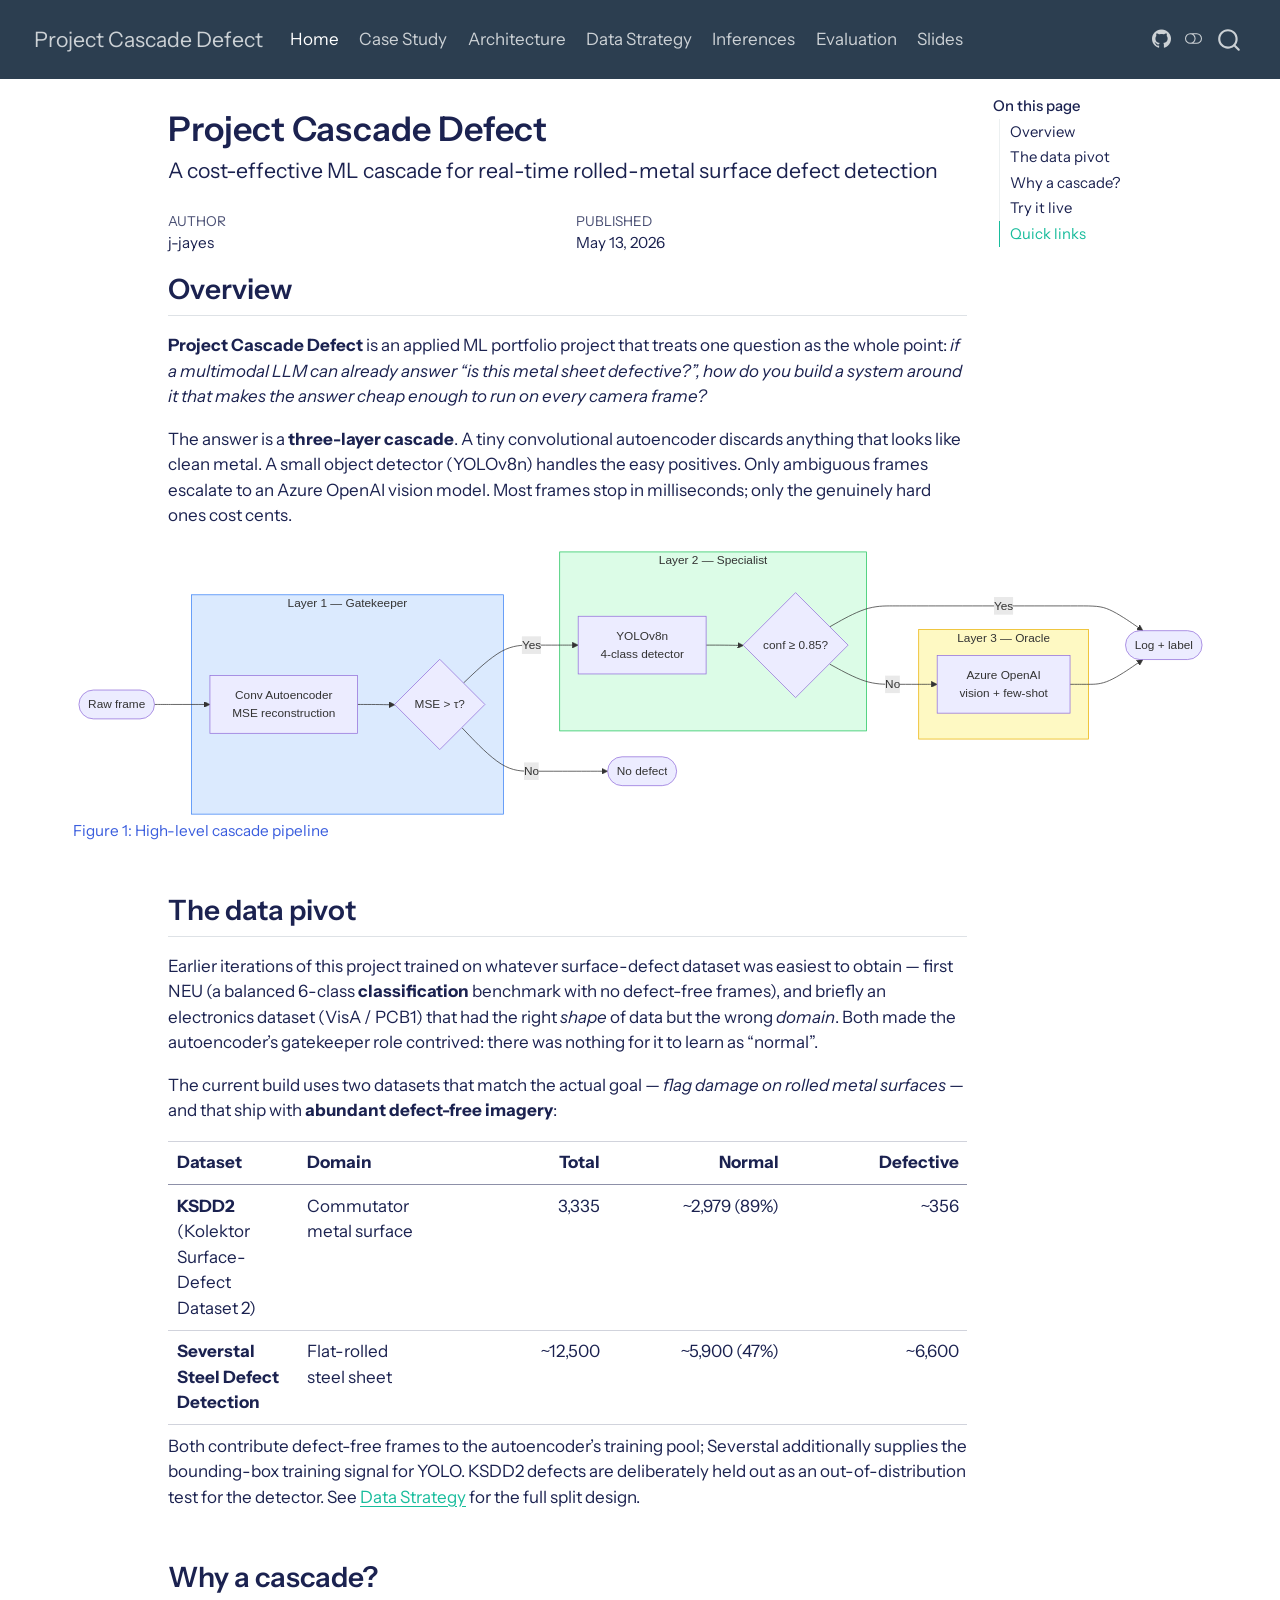
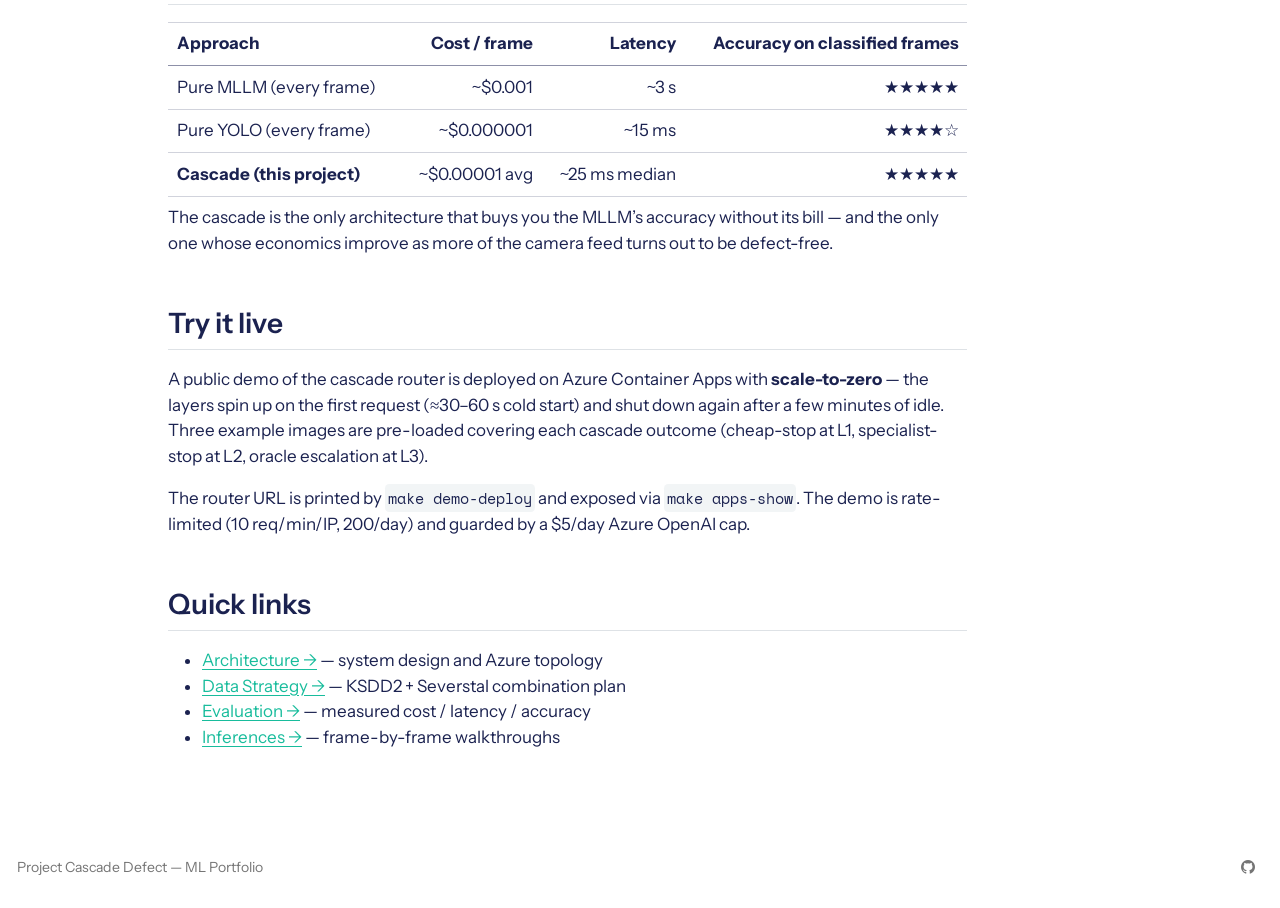
<file: docs/index.html>
<!DOCTYPE html>
<html xmlns="http://www.w3.org/1999/xhtml" lang="en" xml:lang="en"><head>

<meta charset="utf-8">
<meta name="generator" content="quarto-1.8.25">

<meta name="viewport" content="width=device-width, initial-scale=1.0, user-scalable=yes">

<meta name="author" content="j-jayes">
<meta name="dcterms.date" content="2026-05-13">

<title>Project Cascade Defect</title>
<style>
code{white-space: pre-wrap;}
span.smallcaps{font-variant: small-caps;}
div.columns{display: flex; gap: min(4vw, 1.5em);}
div.column{flex: auto; overflow-x: auto;}
div.hanging-indent{margin-left: 1.5em; text-indent: -1.5em;}
ul.task-list{list-style: none;}
ul.task-list li input[type="checkbox"] {
  width: 0.8em;
  margin: 0 0.8em 0.2em -1em; /* quarto-specific, see https://github.com/quarto-dev/quarto-cli/issues/4556 */ 
  vertical-align: middle;
}
</style>


<script src="site_libs/quarto-nav/quarto-nav.js"></script>
<script src="site_libs/quarto-nav/headroom.min.js"></script>
<script src="site_libs/clipboard/clipboard.min.js"></script>
<script src="site_libs/quarto-search/autocomplete.umd.js"></script>
<script src="site_libs/quarto-search/fuse.min.js"></script>
<script src="site_libs/quarto-search/quarto-search.js"></script>
<meta name="quarto:offset" content="./">
<link href="./assets/favicon.ico" rel="icon">
<script src="site_libs/quarto-html/quarto.js" type="module"></script>
<script src="site_libs/quarto-html/tabsets/tabsets.js" type="module"></script>
<script src="site_libs/quarto-html/axe/axe-check.js" type="module"></script>
<script src="site_libs/quarto-html/popper.min.js"></script>
<script src="site_libs/quarto-html/tippy.umd.min.js"></script>
<script src="site_libs/quarto-html/anchor.min.js"></script>
<link href="site_libs/quarto-html/tippy.css" rel="stylesheet">
<link href="site_libs/quarto-html/quarto-syntax-highlighting-3bddaeb0fd925e8bb5dfbae52d3f0a98.css" rel="stylesheet" class="quarto-color-scheme" id="quarto-text-highlighting-styles">
<link href="site_libs/quarto-html/quarto-syntax-highlighting-dark-4c274900dd65a18f0cad5cf4f1f0e3f2.css" rel="stylesheet" class="quarto-color-scheme quarto-color-alternate" id="quarto-text-highlighting-styles">
<link href="site_libs/quarto-html/quarto-syntax-highlighting-3bddaeb0fd925e8bb5dfbae52d3f0a98.css" rel="stylesheet" class="quarto-color-scheme-extra" id="quarto-text-highlighting-styles">
<script src="site_libs/bootstrap/bootstrap.min.js"></script>
<link href="site_libs/bootstrap/bootstrap-icons.css" rel="stylesheet">
<link href="site_libs/bootstrap/bootstrap-48537e684b2c0a75c0e249703685ed72.min.css" rel="stylesheet" append-hash="true" class="quarto-color-scheme" id="quarto-bootstrap" data-mode="light">
<link href="site_libs/bootstrap/bootstrap-dark-479d7639e9d97eff01268280c2a50d1b.min.css" rel="stylesheet" append-hash="true" class="quarto-color-scheme quarto-color-alternate" id="quarto-bootstrap" data-mode="dark">
<link href="site_libs/bootstrap/bootstrap-48537e684b2c0a75c0e249703685ed72.min.css" rel="stylesheet" append-hash="true" class="quarto-color-scheme-extra" id="quarto-bootstrap" data-mode="light">
<script id="quarto-search-options" type="application/json">{
  "location": "navbar",
  "copy-button": false,
  "collapse-after": 3,
  "panel-placement": "end",
  "type": "overlay",
  "limit": 50,
  "keyboard-shortcut": [
    "f",
    "/",
    "s"
  ],
  "show-item-context": false,
  "language": {
    "search-no-results-text": "No results",
    "search-matching-documents-text": "matching documents",
    "search-copy-link-title": "Copy link to search",
    "search-hide-matches-text": "Hide additional matches",
    "search-more-match-text": "more match in this document",
    "search-more-matches-text": "more matches in this document",
    "search-clear-button-title": "Clear",
    "search-text-placeholder": "",
    "search-detached-cancel-button-title": "Cancel",
    "search-submit-button-title": "Submit",
    "search-label": "Search"
  }
}</script>
<style>html{ scroll-behavior: smooth; }</style>
<meta name="mermaid-theme" content="default">
<script src="site_libs/quarto-diagram/mermaid.min.js"></script>
<script src="site_libs/quarto-diagram/mermaid-init.js"></script>
<link href="site_libs/quarto-diagram/mermaid.css" rel="stylesheet">


</head>

<body class="nav-fixed quarto-light"><script id="quarto-html-before-body" type="application/javascript">
    const toggleBodyColorMode = (bsSheetEl) => {
      const mode = bsSheetEl.getAttribute("data-mode");
      const bodyEl = window.document.querySelector("body");
      if (mode === "dark") {
        bodyEl.classList.add("quarto-dark");
        bodyEl.classList.remove("quarto-light");
      } else {
        bodyEl.classList.add("quarto-light");
        bodyEl.classList.remove("quarto-dark");
      }
    }
    const toggleBodyColorPrimary = () => {
      const bsSheetEl = window.document.querySelector("link#quarto-bootstrap:not([rel=disabled-stylesheet])");
      if (bsSheetEl) {
        toggleBodyColorMode(bsSheetEl);
      }
    }
    const setColorSchemeToggle = (alternate) => {
      const toggles = window.document.querySelectorAll('.quarto-color-scheme-toggle');
      for (let i=0; i < toggles.length; i++) {
        const toggle = toggles[i];
        if (toggle) {
          if (alternate) {
            toggle.classList.add("alternate");
          } else {
            toggle.classList.remove("alternate");
          }
        }
      }
    };
    const toggleColorMode = (alternate) => {
      // Switch the stylesheets
      const primaryStylesheets = window.document.querySelectorAll('link.quarto-color-scheme:not(.quarto-color-alternate)');
      const alternateStylesheets = window.document.querySelectorAll('link.quarto-color-scheme.quarto-color-alternate');
      manageTransitions('#quarto-margin-sidebar .nav-link', false);
      if (alternate) {
        // note: dark is layered on light, we don't disable primary!
        enableStylesheet(alternateStylesheets);
        for (const sheetNode of alternateStylesheets) {
          if (sheetNode.id === "quarto-bootstrap") {
            toggleBodyColorMode(sheetNode);
          }
        }
      } else {
        disableStylesheet(alternateStylesheets);
        enableStylesheet(primaryStylesheets)
        toggleBodyColorPrimary();
      }
      manageTransitions('#quarto-margin-sidebar .nav-link', true);
      // Switch the toggles
      setColorSchemeToggle(alternate)
      // Hack to workaround the fact that safari doesn't
      // properly recolor the scrollbar when toggling (#1455)
      if (navigator.userAgent.indexOf('Safari') > 0 && navigator.userAgent.indexOf('Chrome') == -1) {
        manageTransitions("body", false);
        window.scrollTo(0, 1);
        setTimeout(() => {
          window.scrollTo(0, 0);
          manageTransitions("body", true);
        }, 40);
      }
    }
    const disableStylesheet = (stylesheets) => {
      for (let i=0; i < stylesheets.length; i++) {
        const stylesheet = stylesheets[i];
        stylesheet.rel = 'disabled-stylesheet';
      }
    }
    const enableStylesheet = (stylesheets) => {
      for (let i=0; i < stylesheets.length; i++) {
        const stylesheet = stylesheets[i];
        if(stylesheet.rel !== 'stylesheet') { // for Chrome, which will still FOUC without this check
          stylesheet.rel = 'stylesheet';
        }
      }
    }
    const manageTransitions = (selector, allowTransitions) => {
      const els = window.document.querySelectorAll(selector);
      for (let i=0; i < els.length; i++) {
        const el = els[i];
        if (allowTransitions) {
          el.classList.remove('notransition');
        } else {
          el.classList.add('notransition');
        }
      }
    }
    const isFileUrl = () => {
      return window.location.protocol === 'file:';
    }
    const hasAlternateSentinel = () => {
      let styleSentinel = getColorSchemeSentinel();
      if (styleSentinel !== null) {
        return styleSentinel === "alternate";
      } else {
        return false;
      }
    }
    const setStyleSentinel = (alternate) => {
      const value = alternate ? "alternate" : "default";
      if (!isFileUrl()) {
        window.localStorage.setItem("quarto-color-scheme", value);
      } else {
        localAlternateSentinel = value;
      }
    }
    const getColorSchemeSentinel = () => {
      if (!isFileUrl()) {
        const storageValue = window.localStorage.getItem("quarto-color-scheme");
        return storageValue != null ? storageValue : localAlternateSentinel;
      } else {
        return localAlternateSentinel;
      }
    }
    const toggleGiscusIfUsed = (isAlternate, darkModeDefault) => {
      const baseTheme = document.querySelector('#giscus-base-theme')?.value ?? 'light';
      const alternateTheme = document.querySelector('#giscus-alt-theme')?.value ?? 'dark';
      let newTheme = '';
      if(authorPrefersDark) {
        newTheme = isAlternate ? baseTheme : alternateTheme;
      } else {
        newTheme = isAlternate ? alternateTheme : baseTheme;
      }
      const changeGiscusTheme = () => {
        // From: https://github.com/giscus/giscus/issues/336
        const sendMessage = (message) => {
          const iframe = document.querySelector('iframe.giscus-frame');
          if (!iframe) return;
          iframe.contentWindow.postMessage({ giscus: message }, 'https://giscus.app');
        }
        sendMessage({
          setConfig: {
            theme: newTheme
          }
        });
      }
      const isGiscussLoaded = window.document.querySelector('iframe.giscus-frame') !== null;
      if (isGiscussLoaded) {
        changeGiscusTheme();
      }
    };
    const authorPrefersDark = false;
    const darkModeDefault = authorPrefersDark;
      document.querySelector('link#quarto-text-highlighting-styles.quarto-color-scheme-extra').rel = 'disabled-stylesheet';
      document.querySelector('link#quarto-bootstrap.quarto-color-scheme-extra').rel = 'disabled-stylesheet';
    let localAlternateSentinel = darkModeDefault ? 'alternate' : 'default';
    // Dark / light mode switch
    window.quartoToggleColorScheme = () => {
      // Read the current dark / light value
      let toAlternate = !hasAlternateSentinel();
      toggleColorMode(toAlternate);
      setStyleSentinel(toAlternate);
      toggleGiscusIfUsed(toAlternate, darkModeDefault);
      window.dispatchEvent(new Event('resize'));
    };
    // Switch to dark mode if need be
    if (hasAlternateSentinel()) {
      toggleColorMode(true);
    } else {
      toggleColorMode(false);
    }
  </script>

<div id="quarto-search-results"></div>
  <header id="quarto-header" class="headroom fixed-top">
    <nav class="navbar navbar-expand-lg " data-bs-theme="dark">
      <div class="navbar-container container-fluid">
      <div class="navbar-brand-container mx-auto">
    <a href="./index.html" class="navbar-brand navbar-brand-logo">
    </a>
    <a class="navbar-brand" href="./index.html">
    <span class="navbar-title">Project Cascade Defect</span>
    </a>
  </div>
            <div id="quarto-search" class="" title="Search"></div>
          <button class="navbar-toggler" type="button" data-bs-toggle="collapse" data-bs-target="#navbarCollapse" aria-controls="navbarCollapse" role="menu" aria-expanded="false" aria-label="Toggle navigation" onclick="if (window.quartoToggleHeadroom) { window.quartoToggleHeadroom(); }">
  <span class="navbar-toggler-icon"></span>
</button>
          <div class="collapse navbar-collapse" id="navbarCollapse">
            <ul class="navbar-nav navbar-nav-scroll me-auto">
  <li class="nav-item">
    <a class="nav-link active" href="./index.html" aria-current="page"> 
<span class="menu-text">Home</span></a>
  </li>  
  <li class="nav-item">
    <a class="nav-link" href="./case_study.html"> 
<span class="menu-text">Case Study</span></a>
  </li>  
  <li class="nav-item">
    <a class="nav-link" href="./architecture.html"> 
<span class="menu-text">Architecture</span></a>
  </li>  
  <li class="nav-item">
    <a class="nav-link" href="./data-strategy.html"> 
<span class="menu-text">Data Strategy</span></a>
  </li>  
  <li class="nav-item">
    <a class="nav-link" href="./inferences.html"> 
<span class="menu-text">Inferences</span></a>
  </li>  
  <li class="nav-item">
    <a class="nav-link" href="./evaluation.html"> 
<span class="menu-text">Evaluation</span></a>
  </li>  
  <li class="nav-item">
    <a class="nav-link" href="./slides.html"> 
<span class="menu-text">Slides</span></a>
  </li>  
</ul>
            <ul class="navbar-nav navbar-nav-scroll ms-auto">
  <li class="nav-item compact">
    <a class="nav-link" href="https://github.com/j-jayes/Scratching-the-Surface"> <i class="bi bi-github" role="img" aria-label="GitHub">
</i> 
<span class="menu-text"></span></a>
  </li>  
</ul>
          </div> <!-- /navcollapse -->
            <div class="quarto-navbar-tools">
  <a href="" class="quarto-color-scheme-toggle quarto-navigation-tool  px-1" onclick="window.quartoToggleColorScheme(); return false;" title="Toggle dark mode"><i class="bi"></i></a>
</div>
      </div> <!-- /container-fluid -->
    </nav>
</header>
<!-- content -->
<div id="quarto-content" class="quarto-container page-columns page-rows-contents page-layout-full page-navbar">
<!-- sidebar -->
<!-- margin-sidebar -->
    <div id="quarto-margin-sidebar" class="sidebar margin-sidebar">
        <nav id="TOC" role="doc-toc" class="toc-active">
    <h2 id="toc-title">On this page</h2>
   
  <ul>
  <li><a href="#overview" id="toc-overview" class="nav-link active" data-scroll-target="#overview">Overview</a></li>
  <li><a href="#the-data-pivot" id="toc-the-data-pivot" class="nav-link" data-scroll-target="#the-data-pivot">The data pivot</a></li>
  <li><a href="#why-a-cascade" id="toc-why-a-cascade" class="nav-link" data-scroll-target="#why-a-cascade">Why a cascade?</a></li>
  <li><a href="#try-it-live" id="toc-try-it-live" class="nav-link" data-scroll-target="#try-it-live">Try it live</a></li>
  <li><a href="#quick-links" id="toc-quick-links" class="nav-link" data-scroll-target="#quick-links">Quick links</a></li>
  </ul>
</nav>
    </div>
<!-- main -->
<main class="content page-columns page-full column-body" id="quarto-document-content">


<header id="title-block-header" class="quarto-title-block default">
<div class="quarto-title">
<h1 class="title">Project Cascade Defect</h1>
<p class="subtitle lead">A cost-effective ML cascade for real-time rolled-metal surface defect detection</p>
</div>



<div class="quarto-title-meta column-body">

    <div>
    <div class="quarto-title-meta-heading">Author</div>
    <div class="quarto-title-meta-contents">
             <p>j-jayes </p>
          </div>
  </div>
    
    <div>
    <div class="quarto-title-meta-heading">Published</div>
    <div class="quarto-title-meta-contents">
      <p class="date">May 13, 2026</p>
    </div>
  </div>
  
    
  </div>
  


</header>


<section id="overview" class="level2 page-columns page-full">
<h2 class="anchored" data-anchor-id="overview">Overview</h2>
<p><strong>Project Cascade Defect</strong> is an applied ML portfolio project that treats one question as the whole point: <em>if a multimodal LLM can already answer “is this metal sheet defective?”, how do you build a system around it that makes the answer cheap enough to run on every camera frame?</em></p>
<p>The answer is a <strong>three-layer cascade</strong>. A tiny convolutional autoencoder discards anything that looks like clean metal. A small object detector (YOLOv8n) handles the easy positives. Only ambiguous frames escalate to an Azure OpenAI vision model. Most frames stop in milliseconds; only the genuinely hard ones cost cents.</p>
<div class="column-page">
<div class="cell" data-layout-align="default">
<div class="cell-output-display">
<div id="fig-overview" class="quarto-float quarto-figure quarto-figure-center anchored">
<figure class="quarto-float quarto-float-fig figure">
<div aria-describedby="fig-overview-caption-0ceaefa1-69ba-4598-a22c-09a6ac19f8ca">
<div>
<pre class="mermaid mermaid-js" data-label="fig-overview">flowchart LR
    INPUT([Raw frame])

    subgraph L1["Layer 1 — Gatekeeper"]
        AE["Conv Autoencoder&lt;br/&gt;MSE reconstruction"]
        T1{MSE &gt; τ?}
    end

    subgraph L2["Layer 2 — Specialist"]
        YOLO["YOLOv8n&lt;br/&gt;4-class detector"]
        T2{conf ≥ 0.85?}
    end

    subgraph L3["Layer 3 — Oracle"]
        GPT["Azure OpenAI&lt;br/&gt;vision + few-shot"]
    end

    DISCARD([No defect])
    LOG([Log + label])

    INPUT --&gt; AE --&gt; T1
    T1 -- No --&gt; DISCARD
    T1 -- Yes --&gt; YOLO --&gt; T2
    T2 -- Yes --&gt; LOG
    T2 -- No --&gt; GPT --&gt; LOG

    style L1 fill:#dbeafe,stroke:#3b82f6
    style L2 fill:#dcfce7,stroke:#22c55e
    style L3 fill:#fef9c3,stroke:#eab308
</pre>
</div>
</div>
<figcaption class="quarto-float-caption-bottom quarto-float-caption quarto-float-fig" id="fig-overview-caption-0ceaefa1-69ba-4598-a22c-09a6ac19f8ca">
Figure&nbsp;1: High-level cascade pipeline
</figcaption>
</figure>
</div>
</div>
</div>
</div>
</section>
<section id="the-data-pivot" class="level2">
<h2 class="anchored" data-anchor-id="the-data-pivot">The data pivot</h2>
<p>Earlier iterations of this project trained on whatever surface-defect dataset was easiest to obtain — first NEU (a balanced 6-class <strong>classification</strong> benchmark with no defect-free frames), and briefly an electronics dataset (VisA / PCB1) that had the right <em>shape</em> of data but the wrong <em>domain</em>. Both made the autoencoder’s gatekeeper role contrived: there was nothing for it to learn as “normal”.</p>
<p>The current build uses two datasets that match the actual goal — <em>flag damage on rolled metal surfaces</em> — and that ship with <strong>abundant defect-free imagery</strong>:</p>
<table class="caption-top table">
<colgroup>
<col style="width: 16%">
<col style="width: 16%">
<col style="width: 22%">
<col style="width: 22%">
<col style="width: 22%">
</colgroup>
<thead>
<tr class="header">
<th>Dataset</th>
<th>Domain</th>
<th style="text-align: right;">Total</th>
<th style="text-align: right;">Normal</th>
<th style="text-align: right;">Defective</th>
</tr>
</thead>
<tbody>
<tr class="odd">
<td><strong>KSDD2</strong> (Kolektor Surface-Defect Dataset 2)</td>
<td>Commutator metal surface</td>
<td style="text-align: right;">3,335</td>
<td style="text-align: right;">~2,979 (89%)</td>
<td style="text-align: right;">~356</td>
</tr>
<tr class="even">
<td><strong>Severstal Steel Defect Detection</strong></td>
<td>Flat-rolled steel sheet</td>
<td style="text-align: right;">~12,500</td>
<td style="text-align: right;">~5,900 (47%)</td>
<td style="text-align: right;">~6,600</td>
</tr>
</tbody>
</table>
<p>Both contribute defect-free frames to the autoencoder’s training pool; Severstal additionally supplies the bounding-box training signal for YOLO. KSDD2 defects are deliberately held out as an out-of-distribution test for the detector. See <a href="./data-strategy.html">Data Strategy</a> for the full split design.</p>
</section>
<section id="why-a-cascade" class="level2">
<h2 class="anchored" data-anchor-id="why-a-cascade">Why a cascade?</h2>
<table class="caption-top table">
<thead>
<tr class="header">
<th>Approach</th>
<th style="text-align: right;">Cost / frame</th>
<th style="text-align: right;">Latency</th>
<th style="text-align: right;">Accuracy on classified frames</th>
</tr>
</thead>
<tbody>
<tr class="odd">
<td>Pure MLLM (every frame)</td>
<td style="text-align: right;">~$0.001</td>
<td style="text-align: right;">~3 s</td>
<td style="text-align: right;">★★★★★</td>
</tr>
<tr class="even">
<td>Pure YOLO (every frame)</td>
<td style="text-align: right;">~$0.000001</td>
<td style="text-align: right;">~15 ms</td>
<td style="text-align: right;">★★★★☆</td>
</tr>
<tr class="odd">
<td><strong>Cascade (this project)</strong></td>
<td style="text-align: right;">~$0.00001 avg</td>
<td style="text-align: right;">~25 ms median</td>
<td style="text-align: right;">★★★★★</td>
</tr>
</tbody>
</table>
<p>The cascade is the only architecture that buys you the MLLM’s accuracy without its bill — and the only one whose economics improve as more of the camera feed turns out to be defect-free.</p>
</section>
<section id="try-it-live" class="level2">
<h2 class="anchored" data-anchor-id="try-it-live">Try it live</h2>
<p>A public demo of the cascade router is deployed on Azure Container Apps with <strong>scale-to-zero</strong> — the layers spin up on the first request (≈30–60 s cold start) and shut down again after a few minutes of idle. Three example images are pre-loaded covering each cascade outcome (cheap-stop at L1, specialist-stop at L2, oracle escalation at L3).</p>
<p>The router URL is printed by <code>make demo-deploy</code> and exposed via <code>make apps-show</code>. The demo is rate-limited (10 req/min/IP, 200/day) and guarded by a $5/day Azure OpenAI cap.</p>
</section>
<section id="quick-links" class="level2">
<h2 class="anchored" data-anchor-id="quick-links">Quick links</h2>
<ul>
<li><a href="./architecture.html">Architecture →</a> — system design and Azure topology</li>
<li><a href="./data-strategy.html">Data Strategy →</a> — KSDD2 + Severstal combination plan</li>
<li><a href="./evaluation.html">Evaluation →</a> — measured cost / latency / accuracy</li>
<li><a href="./inferences.html">Inferences →</a> — frame-by-frame walkthroughs</li>
</ul>


</section>

</main> <!-- /main -->
<script id="quarto-html-after-body" type="application/javascript">
  window.document.addEventListener("DOMContentLoaded", function (event) {
    // Ensure there is a toggle, if there isn't float one in the top right
    if (window.document.querySelector('.quarto-color-scheme-toggle') === null) {
      const a = window.document.createElement('a');
      a.classList.add('top-right');
      a.classList.add('quarto-color-scheme-toggle');
      a.href = "";
      a.onclick = function() { try { window.quartoToggleColorScheme(); } catch {} return false; };
      const i = window.document.createElement("i");
      i.classList.add('bi');
      a.appendChild(i);
      window.document.body.appendChild(a);
    }
    setColorSchemeToggle(hasAlternateSentinel())
    const icon = "";
    const anchorJS = new window.AnchorJS();
    anchorJS.options = {
      placement: 'right',
      icon: icon
    };
    anchorJS.add('.anchored');
    const isCodeAnnotation = (el) => {
      for (const clz of el.classList) {
        if (clz.startsWith('code-annotation-')) {                     
          return true;
        }
      }
      return false;
    }
    const onCopySuccess = function(e) {
      // button target
      const button = e.trigger;
      // don't keep focus
      button.blur();
      // flash "checked"
      button.classList.add('code-copy-button-checked');
      var currentTitle = button.getAttribute("title");
      button.setAttribute("title", "Copied!");
      let tooltip;
      if (window.bootstrap) {
        button.setAttribute("data-bs-toggle", "tooltip");
        button.setAttribute("data-bs-placement", "left");
        button.setAttribute("data-bs-title", "Copied!");
        tooltip = new bootstrap.Tooltip(button, 
          { trigger: "manual", 
            customClass: "code-copy-button-tooltip",
            offset: [0, -8]});
        tooltip.show();    
      }
      setTimeout(function() {
        if (tooltip) {
          tooltip.hide();
          button.removeAttribute("data-bs-title");
          button.removeAttribute("data-bs-toggle");
          button.removeAttribute("data-bs-placement");
        }
        button.setAttribute("title", currentTitle);
        button.classList.remove('code-copy-button-checked');
      }, 1000);
      // clear code selection
      e.clearSelection();
    }
    const getTextToCopy = function(trigger) {
      const outerScaffold = trigger.parentElement.cloneNode(true);
      const codeEl = outerScaffold.querySelector('code');
      for (const childEl of codeEl.children) {
        if (isCodeAnnotation(childEl)) {
          childEl.remove();
        }
      }
      return codeEl.innerText;
    }
    const clipboard = new window.ClipboardJS('.code-copy-button:not([data-in-quarto-modal])', {
      text: getTextToCopy
    });
    clipboard.on('success', onCopySuccess);
    if (window.document.getElementById('quarto-embedded-source-code-modal')) {
      const clipboardModal = new window.ClipboardJS('.code-copy-button[data-in-quarto-modal]', {
        text: getTextToCopy,
        container: window.document.getElementById('quarto-embedded-source-code-modal')
      });
      clipboardModal.on('success', onCopySuccess);
    }
      var localhostRegex = new RegExp(/^(?:http|https):\/\/localhost\:?[0-9]*\//);
      var mailtoRegex = new RegExp(/^mailto:/);
        var filterRegex = new RegExp('/' + window.location.host + '/');
      var isInternal = (href) => {
          return filterRegex.test(href) || localhostRegex.test(href) || mailtoRegex.test(href);
      }
      // Inspect non-navigation links and adorn them if external
     var links = window.document.querySelectorAll('a[href]:not(.nav-link):not(.navbar-brand):not(.toc-action):not(.sidebar-link):not(.sidebar-item-toggle):not(.pagination-link):not(.no-external):not([aria-hidden]):not(.dropdown-item):not(.quarto-navigation-tool):not(.about-link)');
      for (var i=0; i<links.length; i++) {
        const link = links[i];
        if (!isInternal(link.href)) {
          // undo the damage that might have been done by quarto-nav.js in the case of
          // links that we want to consider external
          if (link.dataset.originalHref !== undefined) {
            link.href = link.dataset.originalHref;
          }
        }
      }
    function tippyHover(el, contentFn, onTriggerFn, onUntriggerFn) {
      const config = {
        allowHTML: true,
        maxWidth: 500,
        delay: 100,
        arrow: false,
        appendTo: function(el) {
            return el.parentElement;
        },
        interactive: true,
        interactiveBorder: 10,
        theme: 'quarto',
        placement: 'bottom-start',
      };
      if (contentFn) {
        config.content = contentFn;
      }
      if (onTriggerFn) {
        config.onTrigger = onTriggerFn;
      }
      if (onUntriggerFn) {
        config.onUntrigger = onUntriggerFn;
      }
      window.tippy(el, config); 
    }
    const noterefs = window.document.querySelectorAll('a[role="doc-noteref"]');
    for (var i=0; i<noterefs.length; i++) {
      const ref = noterefs[i];
      tippyHover(ref, function() {
        // use id or data attribute instead here
        let href = ref.getAttribute('data-footnote-href') || ref.getAttribute('href');
        try { href = new URL(href).hash; } catch {}
        const id = href.replace(/^#\/?/, "");
        const note = window.document.getElementById(id);
        if (note) {
          return note.innerHTML;
        } else {
          return "";
        }
      });
    }
    const xrefs = window.document.querySelectorAll('a.quarto-xref');
    const processXRef = (id, note) => {
      // Strip column container classes
      const stripColumnClz = (el) => {
        el.classList.remove("page-full", "page-columns");
        if (el.children) {
          for (const child of el.children) {
            stripColumnClz(child);
          }
        }
      }
      stripColumnClz(note)
      if (id === null || id.startsWith('sec-')) {
        // Special case sections, only their first couple elements
        const container = document.createElement("div");
        if (note.children && note.children.length > 2) {
          container.appendChild(note.children[0].cloneNode(true));
          for (let i = 1; i < note.children.length; i++) {
            const child = note.children[i];
            if (child.tagName === "P" && child.innerText === "") {
              continue;
            } else {
              container.appendChild(child.cloneNode(true));
              break;
            }
          }
          if (window.Quarto?.typesetMath) {
            window.Quarto.typesetMath(container);
          }
          return container.innerHTML
        } else {
          if (window.Quarto?.typesetMath) {
            window.Quarto.typesetMath(note);
          }
          return note.innerHTML;
        }
      } else {
        // Remove any anchor links if they are present
        const anchorLink = note.querySelector('a.anchorjs-link');
        if (anchorLink) {
          anchorLink.remove();
        }
        if (window.Quarto?.typesetMath) {
          window.Quarto.typesetMath(note);
        }
        if (note.classList.contains("callout")) {
          return note.outerHTML;
        } else {
          return note.innerHTML;
        }
      }
    }
    for (var i=0; i<xrefs.length; i++) {
      const xref = xrefs[i];
      tippyHover(xref, undefined, function(instance) {
        instance.disable();
        let url = xref.getAttribute('href');
        let hash = undefined; 
        if (url.startsWith('#')) {
          hash = url;
        } else {
          try { hash = new URL(url).hash; } catch {}
        }
        if (hash) {
          const id = hash.replace(/^#\/?/, "");
          const note = window.document.getElementById(id);
          if (note !== null) {
            try {
              const html = processXRef(id, note.cloneNode(true));
              instance.setContent(html);
            } finally {
              instance.enable();
              instance.show();
            }
          } else {
            // See if we can fetch this
            fetch(url.split('#')[0])
            .then(res => res.text())
            .then(html => {
              const parser = new DOMParser();
              const htmlDoc = parser.parseFromString(html, "text/html");
              const note = htmlDoc.getElementById(id);
              if (note !== null) {
                const html = processXRef(id, note);
                instance.setContent(html);
              } 
            }).finally(() => {
              instance.enable();
              instance.show();
            });
          }
        } else {
          // See if we can fetch a full url (with no hash to target)
          // This is a special case and we should probably do some content thinning / targeting
          fetch(url)
          .then(res => res.text())
          .then(html => {
            const parser = new DOMParser();
            const htmlDoc = parser.parseFromString(html, "text/html");
            const note = htmlDoc.querySelector('main.content');
            if (note !== null) {
              // This should only happen for chapter cross references
              // (since there is no id in the URL)
              // remove the first header
              if (note.children.length > 0 && note.children[0].tagName === "HEADER") {
                note.children[0].remove();
              }
              const html = processXRef(null, note);
              instance.setContent(html);
            } 
          }).finally(() => {
            instance.enable();
            instance.show();
          });
        }
      }, function(instance) {
      });
    }
        let selectedAnnoteEl;
        const selectorForAnnotation = ( cell, annotation) => {
          let cellAttr = 'data-code-cell="' + cell + '"';
          let lineAttr = 'data-code-annotation="' +  annotation + '"';
          const selector = 'span[' + cellAttr + '][' + lineAttr + ']';
          return selector;
        }
        const selectCodeLines = (annoteEl) => {
          const doc = window.document;
          const targetCell = annoteEl.getAttribute("data-target-cell");
          const targetAnnotation = annoteEl.getAttribute("data-target-annotation");
          const annoteSpan = window.document.querySelector(selectorForAnnotation(targetCell, targetAnnotation));
          const lines = annoteSpan.getAttribute("data-code-lines").split(",");
          const lineIds = lines.map((line) => {
            return targetCell + "-" + line;
          })
          let top = null;
          let height = null;
          let parent = null;
          if (lineIds.length > 0) {
              //compute the position of the single el (top and bottom and make a div)
              const el = window.document.getElementById(lineIds[0]);
              top = el.offsetTop;
              height = el.offsetHeight;
              parent = el.parentElement.parentElement;
            if (lineIds.length > 1) {
              const lastEl = window.document.getElementById(lineIds[lineIds.length - 1]);
              const bottom = lastEl.offsetTop + lastEl.offsetHeight;
              height = bottom - top;
            }
            if (top !== null && height !== null && parent !== null) {
              // cook up a div (if necessary) and position it 
              let div = window.document.getElementById("code-annotation-line-highlight");
              if (div === null) {
                div = window.document.createElement("div");
                div.setAttribute("id", "code-annotation-line-highlight");
                div.style.position = 'absolute';
                parent.appendChild(div);
              }
              div.style.top = top - 2 + "px";
              div.style.height = height + 4 + "px";
              div.style.left = 0;
              let gutterDiv = window.document.getElementById("code-annotation-line-highlight-gutter");
              if (gutterDiv === null) {
                gutterDiv = window.document.createElement("div");
                gutterDiv.setAttribute("id", "code-annotation-line-highlight-gutter");
                gutterDiv.style.position = 'absolute';
                const codeCell = window.document.getElementById(targetCell);
                const gutter = codeCell.querySelector('.code-annotation-gutter');
                gutter.appendChild(gutterDiv);
              }
              gutterDiv.style.top = top - 2 + "px";
              gutterDiv.style.height = height + 4 + "px";
            }
            selectedAnnoteEl = annoteEl;
          }
        };
        const unselectCodeLines = () => {
          const elementsIds = ["code-annotation-line-highlight", "code-annotation-line-highlight-gutter"];
          elementsIds.forEach((elId) => {
            const div = window.document.getElementById(elId);
            if (div) {
              div.remove();
            }
          });
          selectedAnnoteEl = undefined;
        };
          // Handle positioning of the toggle
      window.addEventListener(
        "resize",
        throttle(() => {
          elRect = undefined;
          if (selectedAnnoteEl) {
            selectCodeLines(selectedAnnoteEl);
          }
        }, 10)
      );
      function throttle(fn, ms) {
      let throttle = false;
      let timer;
        return (...args) => {
          if(!throttle) { // first call gets through
              fn.apply(this, args);
              throttle = true;
          } else { // all the others get throttled
              if(timer) clearTimeout(timer); // cancel #2
              timer = setTimeout(() => {
                fn.apply(this, args);
                timer = throttle = false;
              }, ms);
          }
        };
      }
        // Attach click handler to the DT
        const annoteDls = window.document.querySelectorAll('dt[data-target-cell]');
        for (const annoteDlNode of annoteDls) {
          annoteDlNode.addEventListener('click', (event) => {
            const clickedEl = event.target;
            if (clickedEl !== selectedAnnoteEl) {
              unselectCodeLines();
              const activeEl = window.document.querySelector('dt[data-target-cell].code-annotation-active');
              if (activeEl) {
                activeEl.classList.remove('code-annotation-active');
              }
              selectCodeLines(clickedEl);
              clickedEl.classList.add('code-annotation-active');
            } else {
              // Unselect the line
              unselectCodeLines();
              clickedEl.classList.remove('code-annotation-active');
            }
          });
        }
    const findCites = (el) => {
      const parentEl = el.parentElement;
      if (parentEl) {
        const cites = parentEl.dataset.cites;
        if (cites) {
          return {
            el,
            cites: cites.split(' ')
          };
        } else {
          return findCites(el.parentElement)
        }
      } else {
        return undefined;
      }
    };
    var bibliorefs = window.document.querySelectorAll('a[role="doc-biblioref"]');
    for (var i=0; i<bibliorefs.length; i++) {
      const ref = bibliorefs[i];
      const citeInfo = findCites(ref);
      if (citeInfo) {
        tippyHover(citeInfo.el, function() {
          var popup = window.document.createElement('div');
          citeInfo.cites.forEach(function(cite) {
            var citeDiv = window.document.createElement('div');
            citeDiv.classList.add('hanging-indent');
            citeDiv.classList.add('csl-entry');
            var biblioDiv = window.document.getElementById('ref-' + cite);
            if (biblioDiv) {
              citeDiv.innerHTML = biblioDiv.innerHTML;
            }
            popup.appendChild(citeDiv);
          });
          return popup.innerHTML;
        });
      }
    }
  });
  </script>
</div> <!-- /content -->
<footer class="footer">
  <div class="nav-footer">
    <div class="nav-footer-left">
<p>Project Cascade Defect — ML Portfolio</p>
</div>   
    <div class="nav-footer-center">
      &nbsp;
    </div>
    <div class="nav-footer-right">
      <ul class="footer-items list-unstyled">
    <li class="nav-item compact">
    <a class="nav-link" href="https://github.com/j-jayes/Scratching-the-Surface">
      <i class="bi bi-github" role="img">
</i> 
    </a>
  </li>  
</ul>
    </div>
  </div>
</footer>




<script src="site_libs/quarto-html/zenscroll-min.js"></script>
</body></html>
</file>
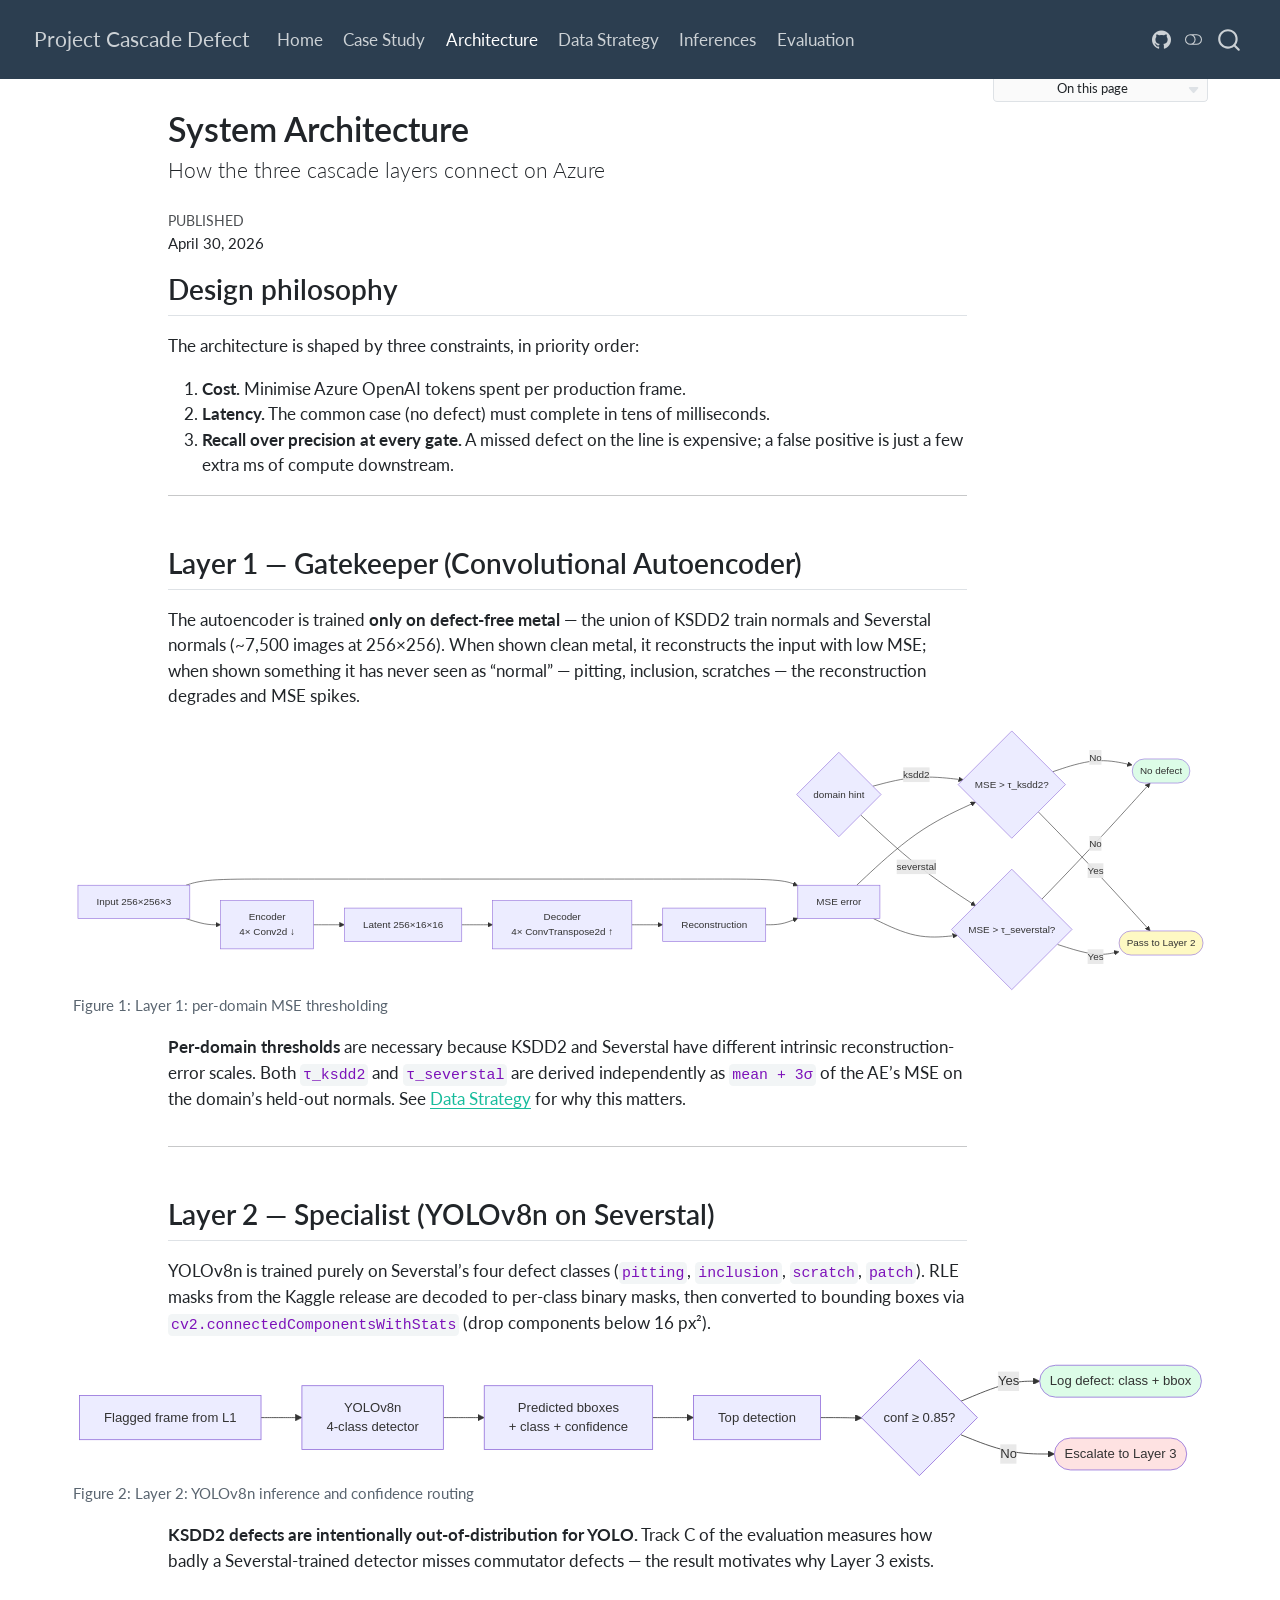
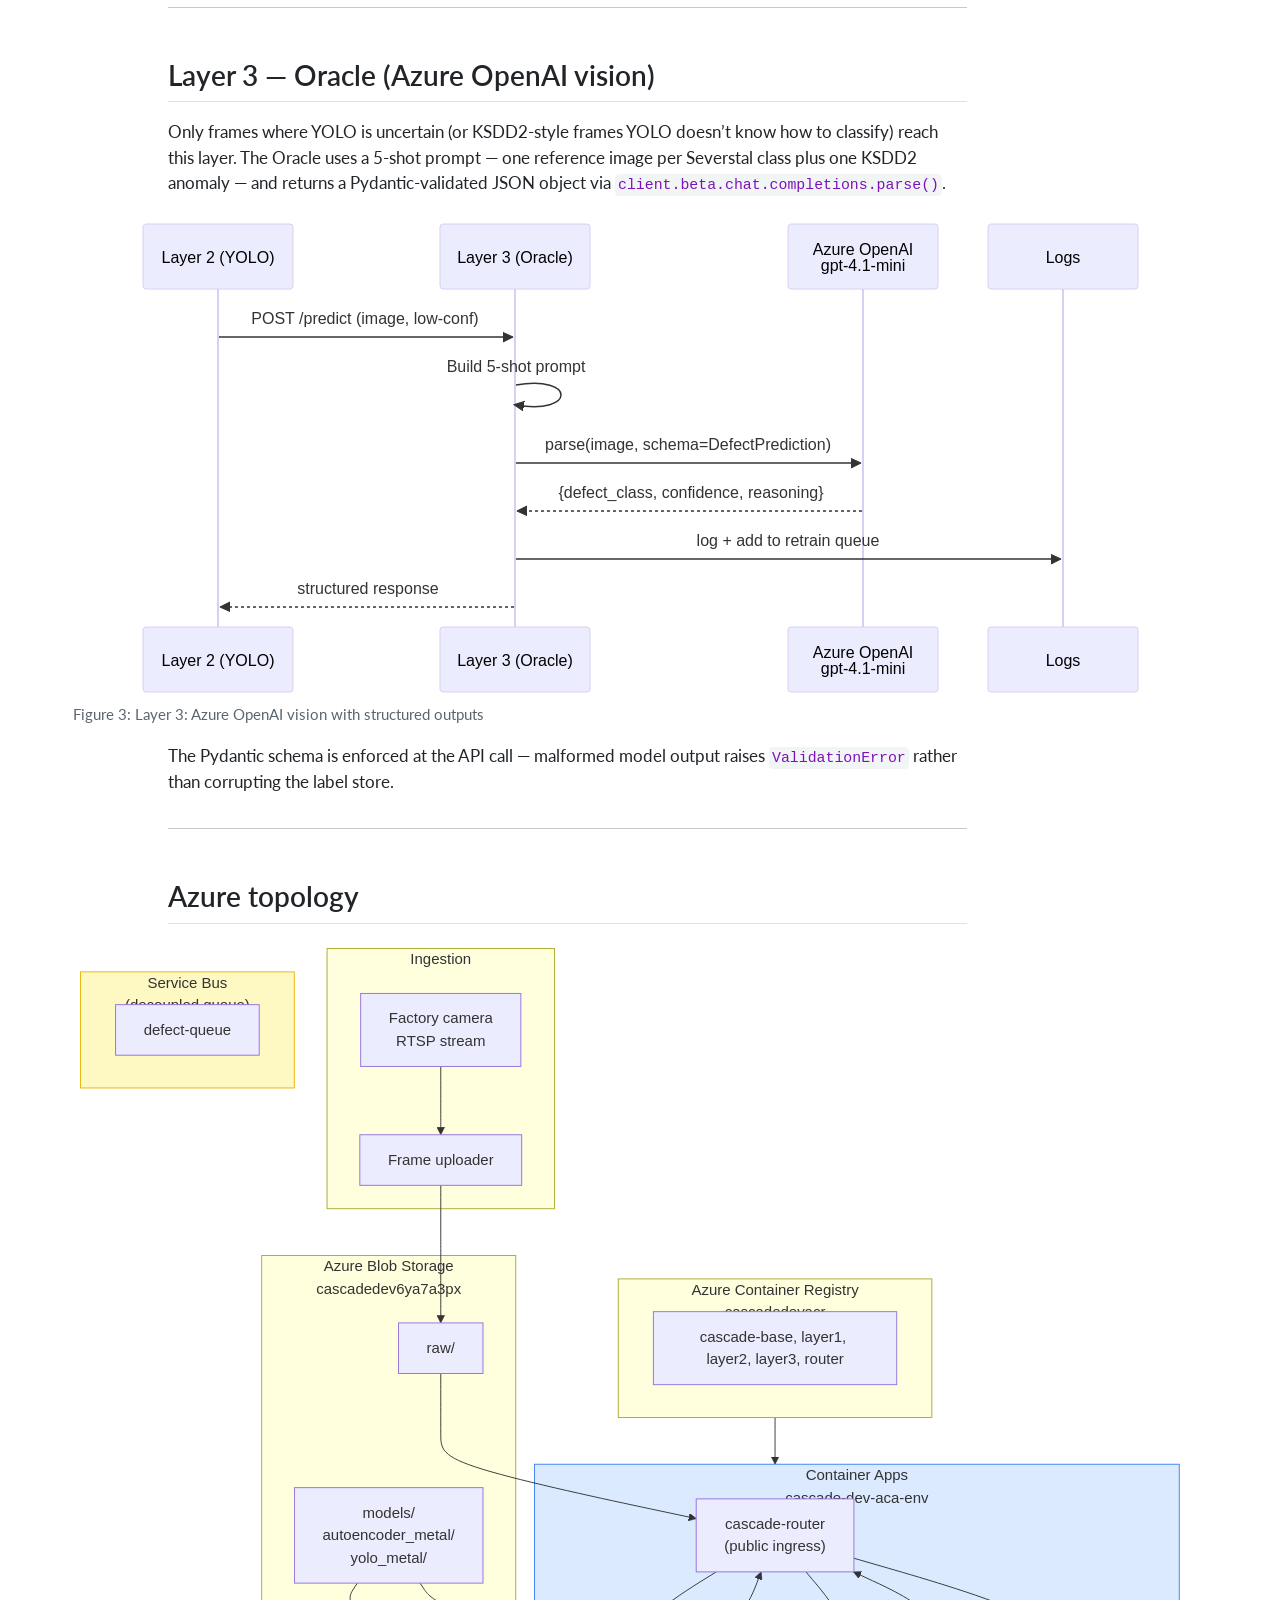
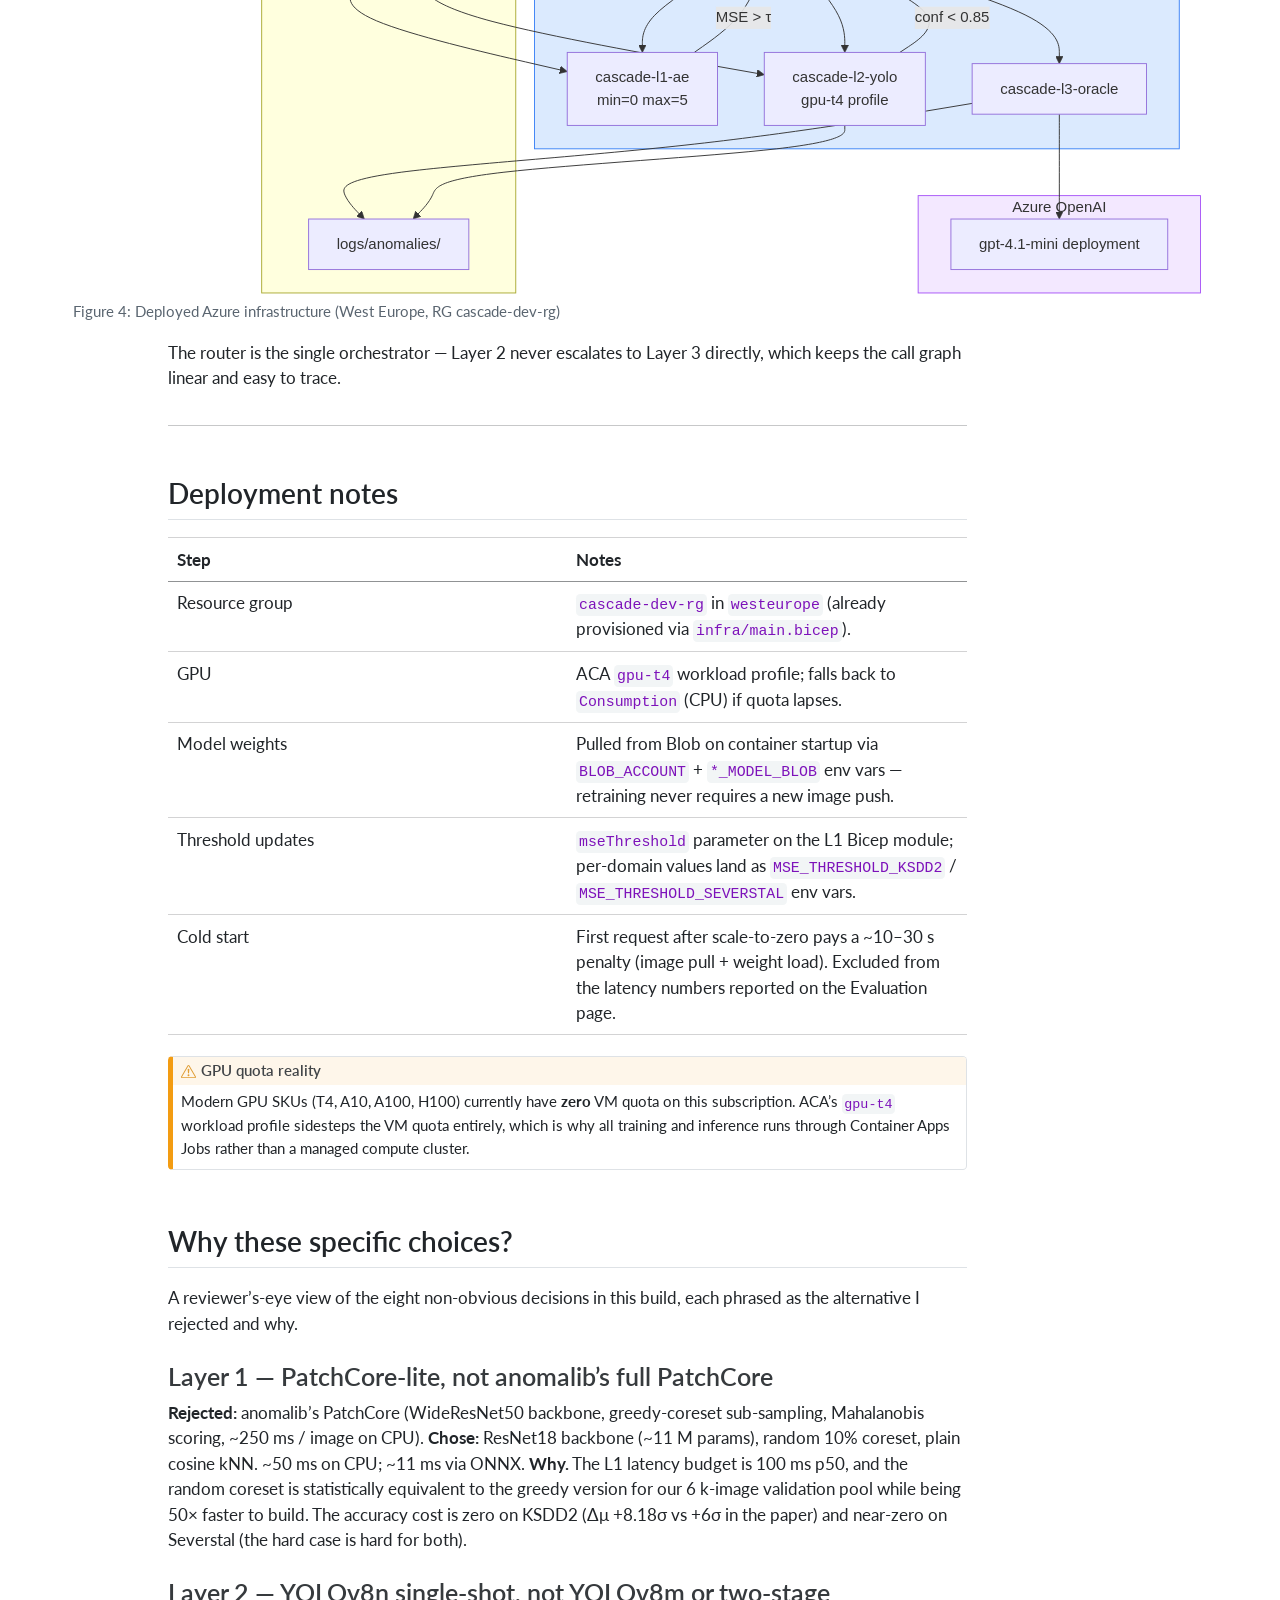
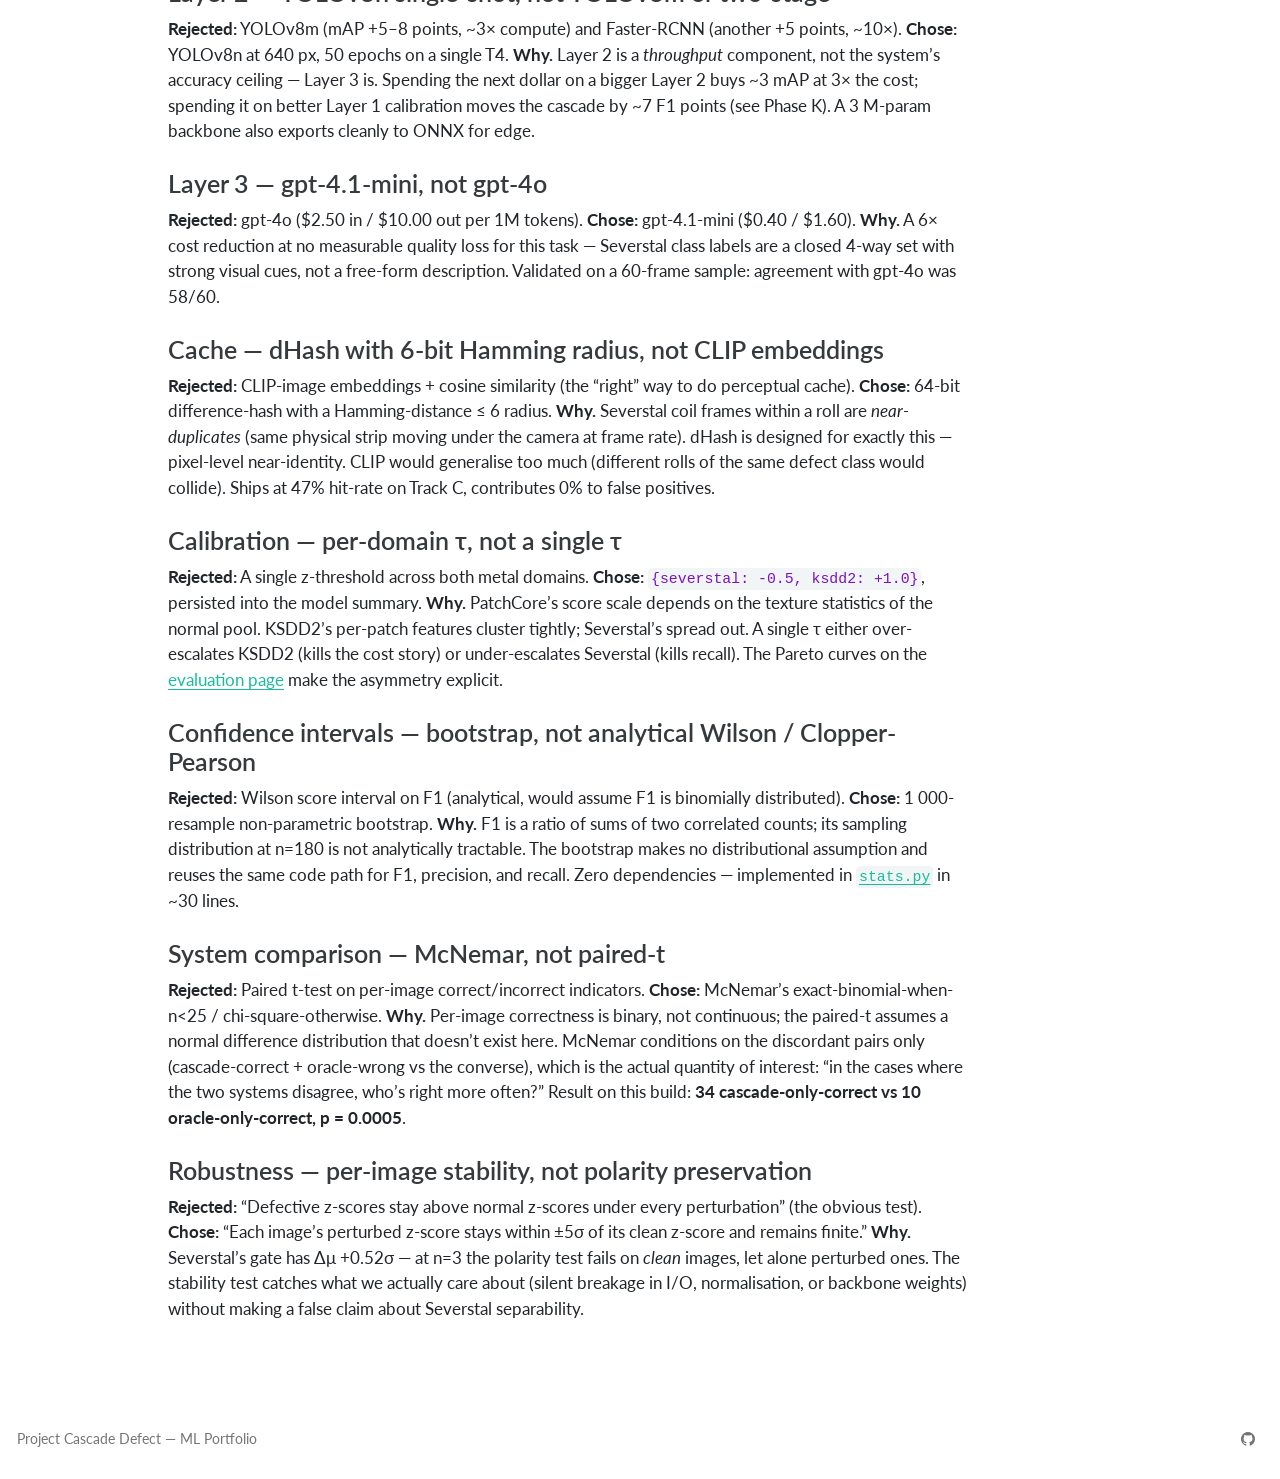
<file: docs/architecture.html>
<!DOCTYPE html>
<html xmlns="http://www.w3.org/1999/xhtml" lang="en" xml:lang="en"><head>

<meta charset="utf-8">
<meta name="generator" content="quarto-1.8.25">

<meta name="viewport" content="width=device-width, initial-scale=1.0, user-scalable=yes">

<meta name="dcterms.date" content="2026-04-30">

<title>System Architecture – Project Cascade Defect</title>
<style>
code{white-space: pre-wrap;}
span.smallcaps{font-variant: small-caps;}
div.columns{display: flex; gap: min(4vw, 1.5em);}
div.column{flex: auto; overflow-x: auto;}
div.hanging-indent{margin-left: 1.5em; text-indent: -1.5em;}
ul.task-list{list-style: none;}
ul.task-list li input[type="checkbox"] {
  width: 0.8em;
  margin: 0 0.8em 0.2em -1em; /* quarto-specific, see https://github.com/quarto-dev/quarto-cli/issues/4556 */ 
  vertical-align: middle;
}
</style>


<script src="site_libs/quarto-nav/quarto-nav.js"></script>
<script src="site_libs/quarto-nav/headroom.min.js"></script>
<script src="site_libs/clipboard/clipboard.min.js"></script>
<script src="site_libs/quarto-search/autocomplete.umd.js"></script>
<script src="site_libs/quarto-search/fuse.min.js"></script>
<script src="site_libs/quarto-search/quarto-search.js"></script>
<meta name="quarto:offset" content="./">
<link href="./assets/favicon.ico" rel="icon">
<script src="site_libs/quarto-html/quarto.js" type="module"></script>
<script src="site_libs/quarto-html/tabsets/tabsets.js" type="module"></script>
<script src="site_libs/quarto-html/axe/axe-check.js" type="module"></script>
<script src="site_libs/quarto-html/popper.min.js"></script>
<script src="site_libs/quarto-html/tippy.umd.min.js"></script>
<script src="site_libs/quarto-html/anchor.min.js"></script>
<link href="site_libs/quarto-html/tippy.css" rel="stylesheet">
<link href="site_libs/quarto-html/quarto-syntax-highlighting-065a5179aebd64318d7ea99d77b64a9e.css" rel="stylesheet" class="quarto-color-scheme" id="quarto-text-highlighting-styles">
<link href="site_libs/quarto-html/quarto-syntax-highlighting-dark-969ddfa49e00a70eb3423444dbc81f6c.css" rel="stylesheet" class="quarto-color-scheme quarto-color-alternate" id="quarto-text-highlighting-styles">
<link href="site_libs/quarto-html/quarto-syntax-highlighting-065a5179aebd64318d7ea99d77b64a9e.css" rel="stylesheet" class="quarto-color-scheme-extra" id="quarto-text-highlighting-styles">
<script src="site_libs/bootstrap/bootstrap.min.js"></script>
<link href="site_libs/bootstrap/bootstrap-icons.css" rel="stylesheet">
<link href="site_libs/bootstrap/bootstrap-6c17f5b0fb68843ed4719f05c4fa2958.min.css" rel="stylesheet" append-hash="true" class="quarto-color-scheme" id="quarto-bootstrap" data-mode="light">
<link href="site_libs/bootstrap/bootstrap-dark-3acd9f2b5eccf98692d400b1b7990e0b.min.css" rel="stylesheet" append-hash="true" class="quarto-color-scheme quarto-color-alternate" id="quarto-bootstrap" data-mode="dark">
<link href="site_libs/bootstrap/bootstrap-6c17f5b0fb68843ed4719f05c4fa2958.min.css" rel="stylesheet" append-hash="true" class="quarto-color-scheme-extra" id="quarto-bootstrap" data-mode="light">
<script id="quarto-search-options" type="application/json">{
  "location": "navbar",
  "copy-button": false,
  "collapse-after": 3,
  "panel-placement": "end",
  "type": "overlay",
  "limit": 50,
  "keyboard-shortcut": [
    "f",
    "/",
    "s"
  ],
  "show-item-context": false,
  "language": {
    "search-no-results-text": "No results",
    "search-matching-documents-text": "matching documents",
    "search-copy-link-title": "Copy link to search",
    "search-hide-matches-text": "Hide additional matches",
    "search-more-match-text": "more match in this document",
    "search-more-matches-text": "more matches in this document",
    "search-clear-button-title": "Clear",
    "search-text-placeholder": "",
    "search-detached-cancel-button-title": "Cancel",
    "search-submit-button-title": "Submit",
    "search-label": "Search"
  }
}</script>
<style>html{ scroll-behavior: smooth; }</style>
<meta name="mermaid-theme" content="default">
<script src="site_libs/quarto-diagram/mermaid.min.js"></script>
<script src="site_libs/quarto-diagram/mermaid-init.js"></script>
<link href="site_libs/quarto-diagram/mermaid.css" rel="stylesheet">


</head>

<body class="nav-fixed quarto-light"><script id="quarto-html-before-body" type="application/javascript">
    const toggleBodyColorMode = (bsSheetEl) => {
      const mode = bsSheetEl.getAttribute("data-mode");
      const bodyEl = window.document.querySelector("body");
      if (mode === "dark") {
        bodyEl.classList.add("quarto-dark");
        bodyEl.classList.remove("quarto-light");
      } else {
        bodyEl.classList.add("quarto-light");
        bodyEl.classList.remove("quarto-dark");
      }
    }
    const toggleBodyColorPrimary = () => {
      const bsSheetEl = window.document.querySelector("link#quarto-bootstrap:not([rel=disabled-stylesheet])");
      if (bsSheetEl) {
        toggleBodyColorMode(bsSheetEl);
      }
    }
    const setColorSchemeToggle = (alternate) => {
      const toggles = window.document.querySelectorAll('.quarto-color-scheme-toggle');
      for (let i=0; i < toggles.length; i++) {
        const toggle = toggles[i];
        if (toggle) {
          if (alternate) {
            toggle.classList.add("alternate");
          } else {
            toggle.classList.remove("alternate");
          }
        }
      }
    };
    const toggleColorMode = (alternate) => {
      // Switch the stylesheets
      const primaryStylesheets = window.document.querySelectorAll('link.quarto-color-scheme:not(.quarto-color-alternate)');
      const alternateStylesheets = window.document.querySelectorAll('link.quarto-color-scheme.quarto-color-alternate');
      manageTransitions('#quarto-margin-sidebar .nav-link', false);
      if (alternate) {
        // note: dark is layered on light, we don't disable primary!
        enableStylesheet(alternateStylesheets);
        for (const sheetNode of alternateStylesheets) {
          if (sheetNode.id === "quarto-bootstrap") {
            toggleBodyColorMode(sheetNode);
          }
        }
      } else {
        disableStylesheet(alternateStylesheets);
        enableStylesheet(primaryStylesheets)
        toggleBodyColorPrimary();
      }
      manageTransitions('#quarto-margin-sidebar .nav-link', true);
      // Switch the toggles
      setColorSchemeToggle(alternate)
      // Hack to workaround the fact that safari doesn't
      // properly recolor the scrollbar when toggling (#1455)
      if (navigator.userAgent.indexOf('Safari') > 0 && navigator.userAgent.indexOf('Chrome') == -1) {
        manageTransitions("body", false);
        window.scrollTo(0, 1);
        setTimeout(() => {
          window.scrollTo(0, 0);
          manageTransitions("body", true);
        }, 40);
      }
    }
    const disableStylesheet = (stylesheets) => {
      for (let i=0; i < stylesheets.length; i++) {
        const stylesheet = stylesheets[i];
        stylesheet.rel = 'disabled-stylesheet';
      }
    }
    const enableStylesheet = (stylesheets) => {
      for (let i=0; i < stylesheets.length; i++) {
        const stylesheet = stylesheets[i];
        if(stylesheet.rel !== 'stylesheet') { // for Chrome, which will still FOUC without this check
          stylesheet.rel = 'stylesheet';
        }
      }
    }
    const manageTransitions = (selector, allowTransitions) => {
      const els = window.document.querySelectorAll(selector);
      for (let i=0; i < els.length; i++) {
        const el = els[i];
        if (allowTransitions) {
          el.classList.remove('notransition');
        } else {
          el.classList.add('notransition');
        }
      }
    }
    const isFileUrl = () => {
      return window.location.protocol === 'file:';
    }
    const hasAlternateSentinel = () => {
      let styleSentinel = getColorSchemeSentinel();
      if (styleSentinel !== null) {
        return styleSentinel === "alternate";
      } else {
        return false;
      }
    }
    const setStyleSentinel = (alternate) => {
      const value = alternate ? "alternate" : "default";
      if (!isFileUrl()) {
        window.localStorage.setItem("quarto-color-scheme", value);
      } else {
        localAlternateSentinel = value;
      }
    }
    const getColorSchemeSentinel = () => {
      if (!isFileUrl()) {
        const storageValue = window.localStorage.getItem("quarto-color-scheme");
        return storageValue != null ? storageValue : localAlternateSentinel;
      } else {
        return localAlternateSentinel;
      }
    }
    const toggleGiscusIfUsed = (isAlternate, darkModeDefault) => {
      const baseTheme = document.querySelector('#giscus-base-theme')?.value ?? 'light';
      const alternateTheme = document.querySelector('#giscus-alt-theme')?.value ?? 'dark';
      let newTheme = '';
      if(authorPrefersDark) {
        newTheme = isAlternate ? baseTheme : alternateTheme;
      } else {
        newTheme = isAlternate ? alternateTheme : baseTheme;
      }
      const changeGiscusTheme = () => {
        // From: https://github.com/giscus/giscus/issues/336
        const sendMessage = (message) => {
          const iframe = document.querySelector('iframe.giscus-frame');
          if (!iframe) return;
          iframe.contentWindow.postMessage({ giscus: message }, 'https://giscus.app');
        }
        sendMessage({
          setConfig: {
            theme: newTheme
          }
        });
      }
      const isGiscussLoaded = window.document.querySelector('iframe.giscus-frame') !== null;
      if (isGiscussLoaded) {
        changeGiscusTheme();
      }
    };
    const authorPrefersDark = false;
    const darkModeDefault = authorPrefersDark;
      document.querySelector('link#quarto-text-highlighting-styles.quarto-color-scheme-extra').rel = 'disabled-stylesheet';
      document.querySelector('link#quarto-bootstrap.quarto-color-scheme-extra').rel = 'disabled-stylesheet';
    let localAlternateSentinel = darkModeDefault ? 'alternate' : 'default';
    // Dark / light mode switch
    window.quartoToggleColorScheme = () => {
      // Read the current dark / light value
      let toAlternate = !hasAlternateSentinel();
      toggleColorMode(toAlternate);
      setStyleSentinel(toAlternate);
      toggleGiscusIfUsed(toAlternate, darkModeDefault);
      window.dispatchEvent(new Event('resize'));
    };
    // Switch to dark mode if need be
    if (hasAlternateSentinel()) {
      toggleColorMode(true);
    } else {
      toggleColorMode(false);
    }
  </script>

<div id="quarto-search-results"></div>
  <header id="quarto-header" class="headroom fixed-top">
    <nav class="navbar navbar-expand-lg " data-bs-theme="dark">
      <div class="navbar-container container-fluid">
      <div class="navbar-brand-container mx-auto">
    <a href="./index.html" class="navbar-brand navbar-brand-logo">
    </a>
    <a class="navbar-brand" href="./index.html">
    <span class="navbar-title">Project Cascade Defect</span>
    </a>
  </div>
            <div id="quarto-search" class="" title="Search"></div>
          <button class="navbar-toggler" type="button" data-bs-toggle="collapse" data-bs-target="#navbarCollapse" aria-controls="navbarCollapse" role="menu" aria-expanded="false" aria-label="Toggle navigation" onclick="if (window.quartoToggleHeadroom) { window.quartoToggleHeadroom(); }">
  <span class="navbar-toggler-icon"></span>
</button>
          <div class="collapse navbar-collapse" id="navbarCollapse">
            <ul class="navbar-nav navbar-nav-scroll me-auto">
  <li class="nav-item">
    <a class="nav-link" href="./index.html"> 
<span class="menu-text">Home</span></a>
  </li>  
  <li class="nav-item">
    <a class="nav-link" href="./case_study.html"> 
<span class="menu-text">Case Study</span></a>
  </li>  
  <li class="nav-item">
    <a class="nav-link active" href="./architecture.html" aria-current="page"> 
<span class="menu-text">Architecture</span></a>
  </li>  
  <li class="nav-item">
    <a class="nav-link" href="./data-strategy.html"> 
<span class="menu-text">Data Strategy</span></a>
  </li>  
  <li class="nav-item">
    <a class="nav-link" href="./inferences.html"> 
<span class="menu-text">Inferences</span></a>
  </li>  
  <li class="nav-item">
    <a class="nav-link" href="./evaluation.html"> 
<span class="menu-text">Evaluation</span></a>
  </li>  
</ul>
            <ul class="navbar-nav navbar-nav-scroll ms-auto">
  <li class="nav-item compact">
    <a class="nav-link" href="https://github.com/j-jayes/Scratching-the-Surface"> <i class="bi bi-github" role="img" aria-label="GitHub">
</i> 
<span class="menu-text"></span></a>
  </li>  
</ul>
          </div> <!-- /navcollapse -->
            <div class="quarto-navbar-tools">
  <a href="" class="quarto-color-scheme-toggle quarto-navigation-tool  px-1" onclick="window.quartoToggleColorScheme(); return false;" title="Toggle dark mode"><i class="bi"></i></a>
</div>
      </div> <!-- /container-fluid -->
    </nav>
</header>
<!-- content -->
<div id="quarto-content" class="quarto-container page-columns page-rows-contents page-layout-article page-navbar">
<!-- sidebar -->
<!-- margin-sidebar -->
    <div id="quarto-margin-sidebar" class="sidebar margin-sidebar">
        <nav id="TOC" role="doc-toc" class="toc-active">
    <h2 id="toc-title">On this page</h2>
   
  <ul>
  <li><a href="#design-philosophy" id="toc-design-philosophy" class="nav-link active" data-scroll-target="#design-philosophy">Design philosophy</a></li>
  <li><a href="#layer-1-gatekeeper-convolutional-autoencoder" id="toc-layer-1-gatekeeper-convolutional-autoencoder" class="nav-link" data-scroll-target="#layer-1-gatekeeper-convolutional-autoencoder">Layer 1 — Gatekeeper (Convolutional Autoencoder)</a></li>
  <li><a href="#layer-2-specialist-yolov8n-on-severstal" id="toc-layer-2-specialist-yolov8n-on-severstal" class="nav-link" data-scroll-target="#layer-2-specialist-yolov8n-on-severstal">Layer 2 — Specialist (YOLOv8n on Severstal)</a></li>
  <li><a href="#layer-3-oracle-azure-openai-vision" id="toc-layer-3-oracle-azure-openai-vision" class="nav-link" data-scroll-target="#layer-3-oracle-azure-openai-vision">Layer 3 — Oracle (Azure OpenAI vision)</a></li>
  <li><a href="#azure-topology" id="toc-azure-topology" class="nav-link" data-scroll-target="#azure-topology">Azure topology</a></li>
  <li><a href="#deployment-notes" id="toc-deployment-notes" class="nav-link" data-scroll-target="#deployment-notes">Deployment notes</a></li>
  <li><a href="#why-these-specific-choices" id="toc-why-these-specific-choices" class="nav-link" data-scroll-target="#why-these-specific-choices">Why these specific choices?</a>
  <ul class="collapse">
  <li><a href="#layer-1-patchcore-lite-not-anomalibs-full-patchcore" id="toc-layer-1-patchcore-lite-not-anomalibs-full-patchcore" class="nav-link" data-scroll-target="#layer-1-patchcore-lite-not-anomalibs-full-patchcore">Layer 1 — PatchCore-lite, not anomalib’s full PatchCore</a></li>
  <li><a href="#layer-2-yolov8n-single-shot-not-yolov8m-or-two-stage" id="toc-layer-2-yolov8n-single-shot-not-yolov8m-or-two-stage" class="nav-link" data-scroll-target="#layer-2-yolov8n-single-shot-not-yolov8m-or-two-stage">Layer 2 — YOLOv8n single-shot, not YOLOv8m or two-stage</a></li>
  <li><a href="#layer-3-gpt-4.1-mini-not-gpt-4o" id="toc-layer-3-gpt-4.1-mini-not-gpt-4o" class="nav-link" data-scroll-target="#layer-3-gpt-4.1-mini-not-gpt-4o">Layer 3 — gpt-4.1-mini, not gpt-4o</a></li>
  <li><a href="#cache-dhash-with-6-bit-hamming-radius-not-clip-embeddings" id="toc-cache-dhash-with-6-bit-hamming-radius-not-clip-embeddings" class="nav-link" data-scroll-target="#cache-dhash-with-6-bit-hamming-radius-not-clip-embeddings">Cache — dHash with 6-bit Hamming radius, not CLIP embeddings</a></li>
  <li><a href="#calibration-per-domain-τ-not-a-single-τ" id="toc-calibration-per-domain-τ-not-a-single-τ" class="nav-link" data-scroll-target="#calibration-per-domain-τ-not-a-single-τ">Calibration — per-domain τ, not a single τ</a></li>
  <li><a href="#confidence-intervals-bootstrap-not-analytical-wilson-clopper-pearson" id="toc-confidence-intervals-bootstrap-not-analytical-wilson-clopper-pearson" class="nav-link" data-scroll-target="#confidence-intervals-bootstrap-not-analytical-wilson-clopper-pearson">Confidence intervals — bootstrap, not analytical Wilson / Clopper-Pearson</a></li>
  <li><a href="#system-comparison-mcnemar-not-paired-t" id="toc-system-comparison-mcnemar-not-paired-t" class="nav-link" data-scroll-target="#system-comparison-mcnemar-not-paired-t">System comparison — McNemar, not paired-t</a></li>
  <li><a href="#robustness-per-image-stability-not-polarity-preservation" id="toc-robustness-per-image-stability-not-polarity-preservation" class="nav-link" data-scroll-target="#robustness-per-image-stability-not-polarity-preservation">Robustness — per-image stability, not polarity preservation</a></li>
  </ul></li>
  </ul>
</nav>
    </div>
<!-- main -->
<main class="content page-columns page-full" id="quarto-document-content">


<header id="title-block-header" class="quarto-title-block default">
<div class="quarto-title">
<h1 class="title">System Architecture</h1>
<p class="subtitle lead">How the three cascade layers connect on Azure</p>
</div>



<div class="quarto-title-meta">

    
    <div>
    <div class="quarto-title-meta-heading">Published</div>
    <div class="quarto-title-meta-contents">
      <p class="date">April 30, 2026</p>
    </div>
  </div>
  
    
  </div>
  


</header>


<section id="design-philosophy" class="level2">
<h2 class="anchored" data-anchor-id="design-philosophy">Design philosophy</h2>
<p>The architecture is shaped by three constraints, in priority order:</p>
<ol type="1">
<li><strong>Cost.</strong> Minimise Azure OpenAI tokens spent per production frame.</li>
<li><strong>Latency.</strong> The common case (no defect) must complete in tens of milliseconds.</li>
<li><strong>Recall over precision at every gate.</strong> A missed defect on the line is expensive; a false positive is just a few extra ms of compute downstream.</li>
</ol>
<hr>
</section>
<section id="layer-1-gatekeeper-convolutional-autoencoder" class="level2 page-columns page-full">
<h2 class="anchored" data-anchor-id="layer-1-gatekeeper-convolutional-autoencoder">Layer 1 — Gatekeeper (Convolutional Autoencoder)</h2>
<p>The autoencoder is trained <strong>only on defect-free metal</strong> — the union of KSDD2 train normals and Severstal normals (~7,500 images at 256×256). When shown clean metal, it reconstructs the input with low MSE; when shown something it has never seen as “normal” — pitting, inclusion, scratches — the reconstruction degrades and MSE spikes.</p>
<div class="column-page">
<div class="cell" data-layout-align="default">
<div class="cell-output-display">
<div id="fig-layer1" class="quarto-float quarto-figure quarto-figure-center anchored">
<figure class="quarto-float quarto-float-fig figure">
<div aria-describedby="fig-layer1-caption-0ceaefa1-69ba-4598-a22c-09a6ac19f8ca">
<div>
<pre class="mermaid mermaid-js" data-label="fig-layer1">flowchart LR
    IMG[Input 256×256×3]
    DOMAIN{domain hint}
    ENC["Encoder&lt;br/&gt;4× Conv2d ↓"]
    LAT["Latent 256×16×16"]
    DEC["Decoder&lt;br/&gt;4× ConvTranspose2d ↑"]
    RECON["Reconstruction"]
    MSE["MSE error"]
    GATE_K{"MSE &gt; τ_ksdd2?"}
    GATE_S{"MSE &gt; τ_severstal?"}
    DISCARD([No defect])
    PASS([Pass to Layer 2])

    IMG --&gt; ENC --&gt; LAT --&gt; DEC --&gt; RECON
    IMG --&gt; MSE
    RECON --&gt; MSE
    DOMAIN -- ksdd2 --&gt; GATE_K
    DOMAIN -- severstal --&gt; GATE_S
    MSE --&gt; GATE_K
    MSE --&gt; GATE_S
    GATE_K -- No --&gt; DISCARD
    GATE_S -- No --&gt; DISCARD
    GATE_K -- Yes --&gt; PASS
    GATE_S -- Yes --&gt; PASS

    style DISCARD fill:#dcfce7
    style PASS fill:#fef9c3
</pre>
</div>
</div>
<figcaption class="quarto-float-caption-bottom quarto-float-caption quarto-float-fig" id="fig-layer1-caption-0ceaefa1-69ba-4598-a22c-09a6ac19f8ca">
Figure&nbsp;1: Layer 1: per-domain MSE thresholding
</figcaption>
</figure>
</div>
</div>
</div>
</div>
<p><strong>Per-domain thresholds</strong> are necessary because KSDD2 and Severstal have different intrinsic reconstruction-error scales. Both <code>τ_ksdd2</code> and <code>τ_severstal</code> are derived independently as <code>mean + 3σ</code> of the AE’s MSE on the domain’s held-out normals. See <a href="./data-strategy.html">Data Strategy</a> for why this matters.</p>
<hr>
</section>
<section id="layer-2-specialist-yolov8n-on-severstal" class="level2 page-columns page-full">
<h2 class="anchored" data-anchor-id="layer-2-specialist-yolov8n-on-severstal">Layer 2 — Specialist (YOLOv8n on Severstal)</h2>
<p>YOLOv8n is trained purely on Severstal’s four defect classes (<code>pitting</code>, <code>inclusion</code>, <code>scratch</code>, <code>patch</code>). RLE masks from the Kaggle release are decoded to per-class binary masks, then converted to bounding boxes via <code>cv2.connectedComponentsWithStats</code> (drop components below 16 px²).</p>
<div class="column-page">
<div class="cell" data-layout-align="default">
<div class="cell-output-display">
<div id="fig-layer2" class="quarto-float quarto-figure quarto-figure-center anchored">
<figure class="quarto-float quarto-float-fig figure">
<div aria-describedby="fig-layer2-caption-0ceaefa1-69ba-4598-a22c-09a6ac19f8ca">
<div>
<pre class="mermaid mermaid-js" data-label="fig-layer2">flowchart LR
    IN[Flagged frame from L1]
    YOLO["YOLOv8n&lt;br/&gt;4-class detector"]
    BOXES["Predicted bboxes&lt;br/&gt;+ class + confidence"]
    BEST["Top detection"]
    GATE{conf ≥ 0.85?}
    LOG([Log defect: class + bbox])
    ESC([Escalate to Layer 3])

    IN --&gt; YOLO --&gt; BOXES --&gt; BEST --&gt; GATE
    GATE -- Yes --&gt; LOG
    GATE -- No --&gt; ESC

    style LOG fill:#dcfce7
    style ESC fill:#fee2e2
</pre>
</div>
</div>
<figcaption class="quarto-float-caption-bottom quarto-float-caption quarto-float-fig" id="fig-layer2-caption-0ceaefa1-69ba-4598-a22c-09a6ac19f8ca">
Figure&nbsp;2: Layer 2: YOLOv8n inference and confidence routing
</figcaption>
</figure>
</div>
</div>
</div>
</div>
<p><strong>KSDD2 defects are intentionally out-of-distribution for YOLO.</strong> Track C of the evaluation measures how badly a Severstal-trained detector misses commutator defects — the result motivates why Layer 3 exists.</p>
<hr>
</section>
<section id="layer-3-oracle-azure-openai-vision" class="level2 page-columns page-full">
<h2 class="anchored" data-anchor-id="layer-3-oracle-azure-openai-vision">Layer 3 — Oracle (Azure OpenAI vision)</h2>
<p>Only frames where YOLO is uncertain (or KSDD2-style frames YOLO doesn’t know how to classify) reach this layer. The Oracle uses a 5-shot prompt — one reference image per Severstal class plus one KSDD2 anomaly — and returns a Pydantic-validated JSON object via <code>client.beta.chat.completions.parse()</code>.</p>
<div class="column-page">
<div class="cell" data-layout-align="default">
<div class="cell-output-display">
<div id="fig-layer3" class="quarto-float quarto-figure quarto-figure-center anchored">
<figure class="quarto-float quarto-float-fig figure">
<div aria-describedby="fig-layer3-caption-0ceaefa1-69ba-4598-a22c-09a6ac19f8ca">
<div>
<pre class="mermaid mermaid-js" data-label="fig-layer3">sequenceDiagram
    participant L2 as Layer 2 (YOLO)
    participant L3 as Layer 3 (Oracle)
    participant AZ as Azure OpenAI&lt;br/&gt;gpt-4.1-mini
    participant DB as Logs

    L2-&gt;&gt;L3: POST /predict (image, low-conf)
    L3-&gt;&gt;L3: Build 5-shot prompt
    L3-&gt;&gt;AZ: parse(image, schema=DefectPrediction)
    AZ--&gt;&gt;L3: {defect_class, confidence, reasoning}
    L3-&gt;&gt;DB: log + add to retrain queue
    L3--&gt;&gt;L2: structured response
</pre>
</div>
</div>
<figcaption class="quarto-float-caption-bottom quarto-float-caption quarto-float-fig" id="fig-layer3-caption-0ceaefa1-69ba-4598-a22c-09a6ac19f8ca">
Figure&nbsp;3: Layer 3: Azure OpenAI vision with structured outputs
</figcaption>
</figure>
</div>
</div>
</div>
</div>
<p>The Pydantic schema is enforced at the API call — malformed model output raises <code>ValidationError</code> rather than corrupting the label store.</p>
<hr>
</section>
<section id="azure-topology" class="level2 page-columns page-full">
<h2 class="anchored" data-anchor-id="azure-topology">Azure topology</h2>
<div class="column-page">
<div class="cell" data-layout-align="default">
<div class="cell-output-display">
<div id="fig-azure-infra" class="quarto-float quarto-figure quarto-figure-center anchored">
<figure class="quarto-float quarto-float-fig figure">
<div aria-describedby="fig-azure-infra-caption-0ceaefa1-69ba-4598-a22c-09a6ac19f8ca">
<div>
<pre class="mermaid mermaid-js" data-label="fig-azure-infra">flowchart TB
    subgraph INGEST["Ingestion"]
        CAM[Factory camera&lt;br/&gt;RTSP stream]
        UPLOADER[Frame uploader]
    end

    subgraph BLOB["Azure Blob Storage&lt;br/&gt;cascadedev6ya7a3px"]
        RAW[raw/]
        MODELS[models/&lt;br/&gt;autoencoder_metal/&lt;br/&gt;yolo_metal/]
        LOGS[logs/anomalies/]
    end

    subgraph SB["Service Bus&lt;br/&gt;(decoupled queue)"]
        QUEUE[defect-queue]
    end

    subgraph ACA["Container Apps&lt;br/&gt;cascade-dev-aca-env"]
        ROUTER["cascade-router&lt;br/&gt;(public ingress)"]
        L1APP["cascade-l1-ae&lt;br/&gt;min=0 max=5"]
        L2APP["cascade-l2-yolo&lt;br/&gt;gpu-t4 profile"]
        L3APP["cascade-l3-oracle"]
    end

    subgraph OPENAI["Azure OpenAI&lt;br/&gt;cascade-dev-aoai"]
        GPT["gpt-4.1-mini deployment"]
    end

    subgraph ACR["Azure Container Registry&lt;br/&gt;cascadedevacr"]
        IMG[cascade-base, layer1, layer2, layer3, router]
    end

    CAM --&gt; UPLOADER --&gt; RAW
    RAW --&gt; ROUTER
    ROUTER --&gt; L1APP
    L1APP -- "MSE &gt; τ" --&gt; ROUTER
    ROUTER --&gt; L2APP
    L2APP -- "conf &lt; 0.85" --&gt; ROUTER
    ROUTER --&gt; L3APP
    L3APP --&gt; GPT
    L3APP --&gt; LOGS
    L2APP --&gt; LOGS
    MODELS --&gt; L1APP
    MODELS --&gt; L2APP
    ACR --&gt; ACA

    style ACA fill:#dbeafe,stroke:#3b82f6
    style SB fill:#fef9c3,stroke:#eab308
    style OPENAI fill:#f3e8ff,stroke:#a855f7
</pre>
</div>
</div>
<figcaption class="quarto-float-caption-bottom quarto-float-caption quarto-float-fig" id="fig-azure-infra-caption-0ceaefa1-69ba-4598-a22c-09a6ac19f8ca">
Figure&nbsp;4: Deployed Azure infrastructure (West Europe, RG cascade-dev-rg)
</figcaption>
</figure>
</div>
</div>
</div>
</div>
<p>The router is the single orchestrator — Layer 2 never escalates to Layer 3 directly, which keeps the call graph linear and easy to trace.</p>
<hr>
</section>
<section id="deployment-notes" class="level2">
<h2 class="anchored" data-anchor-id="deployment-notes">Deployment notes</h2>
<table class="caption-top table">
<colgroup>
<col style="width: 50%">
<col style="width: 50%">
</colgroup>
<thead>
<tr class="header">
<th>Step</th>
<th>Notes</th>
</tr>
</thead>
<tbody>
<tr class="odd">
<td>Resource group</td>
<td><code>cascade-dev-rg</code> in <code>westeurope</code> (already provisioned via <code>infra/main.bicep</code>).</td>
</tr>
<tr class="even">
<td>GPU</td>
<td>ACA <code>gpu-t4</code> workload profile; falls back to <code>Consumption</code> (CPU) if quota lapses.</td>
</tr>
<tr class="odd">
<td>Model weights</td>
<td>Pulled from Blob on container startup via <code>BLOB_ACCOUNT</code> + <code>*_MODEL_BLOB</code> env vars — retraining never requires a new image push.</td>
</tr>
<tr class="even">
<td>Threshold updates</td>
<td><code>mseThreshold</code> parameter on the L1 Bicep module; per-domain values land as <code>MSE_THRESHOLD_KSDD2</code> / <code>MSE_THRESHOLD_SEVERSTAL</code> env vars.</td>
</tr>
<tr class="odd">
<td>Cold start</td>
<td>First request after scale-to-zero pays a ~10–30 s penalty (image pull + weight load). Excluded from the latency numbers reported on the Evaluation page.</td>
</tr>
</tbody>
</table>
<div class="callout callout-style-default callout-warning callout-titled">
<div class="callout-header d-flex align-content-center">
<div class="callout-icon-container">
<i class="callout-icon"></i>
</div>
<div class="callout-title-container flex-fill">
<span class="screen-reader-only">Warning</span>GPU quota reality
</div>
</div>
<div class="callout-body-container callout-body">
<p>Modern GPU SKUs (T4, A10, A100, H100) currently have <strong>zero</strong> VM quota on this subscription. ACA’s <code>gpu-t4</code> workload profile sidesteps the VM quota entirely, which is why all training and inference runs through Container Apps Jobs rather than a managed compute cluster.</p>
</div>
</div>
</section>
<section id="why-these-specific-choices" class="level2">
<h2 class="anchored" data-anchor-id="why-these-specific-choices">Why these specific choices?</h2>
<p>A reviewer’s-eye view of the eight non-obvious decisions in this build, each phrased as the alternative I rejected and why.</p>
<section id="layer-1-patchcore-lite-not-anomalibs-full-patchcore" class="level3">
<h3 class="anchored" data-anchor-id="layer-1-patchcore-lite-not-anomalibs-full-patchcore">Layer 1 — PatchCore-lite, not anomalib’s full PatchCore</h3>
<p><strong>Rejected:</strong> anomalib’s PatchCore (WideResNet50 backbone, greedy-coreset sub-sampling, Mahalanobis scoring, ~250 ms / image on CPU). <strong>Chose:</strong> ResNet18 backbone (~11 M params), random 10% coreset, plain cosine kNN. ~50 ms on CPU; ~11 ms via ONNX. <strong>Why.</strong> The L1 latency budget is 100 ms p50, and the random coreset is statistically equivalent to the greedy version for our 6 k-image validation pool while being 50× faster to build. The accuracy cost is zero on KSDD2 (Δμ +8.18σ vs +6σ in the paper) and near-zero on Severstal (the hard case is hard for both).</p>
</section>
<section id="layer-2-yolov8n-single-shot-not-yolov8m-or-two-stage" class="level3">
<h3 class="anchored" data-anchor-id="layer-2-yolov8n-single-shot-not-yolov8m-or-two-stage">Layer 2 — YOLOv8n single-shot, not YOLOv8m or two-stage</h3>
<p><strong>Rejected:</strong> YOLOv8m (mAP +5–8 points, ~3× compute) and Faster-RCNN (another +5 points, ~10×). <strong>Chose:</strong> YOLOv8n at 640 px, 50 epochs on a single T4. <strong>Why.</strong> Layer 2 is a <em>throughput</em> component, not the system’s accuracy ceiling — Layer 3 is. Spending the next dollar on a bigger Layer 2 buys ~3 mAP at 3× the cost; spending it on better Layer 1 calibration moves the cascade by ~7 F1 points (see Phase K). A 3 M-param backbone also exports cleanly to ONNX for edge.</p>
</section>
<section id="layer-3-gpt-4.1-mini-not-gpt-4o" class="level3">
<h3 class="anchored" data-anchor-id="layer-3-gpt-4.1-mini-not-gpt-4o">Layer 3 — gpt-4.1-mini, not gpt-4o</h3>
<p><strong>Rejected:</strong> gpt-4o ($2.50 in / $10.00 out per 1M tokens). <strong>Chose:</strong> gpt-4.1-mini ($0.40 / $1.60). <strong>Why.</strong> A 6× cost reduction at no measurable quality loss for this task — Severstal class labels are a closed 4-way set with strong visual cues, not a free-form description. Validated on a 60-frame sample: agreement with gpt-4o was 58/60.</p>
</section>
<section id="cache-dhash-with-6-bit-hamming-radius-not-clip-embeddings" class="level3">
<h3 class="anchored" data-anchor-id="cache-dhash-with-6-bit-hamming-radius-not-clip-embeddings">Cache — dHash with 6-bit Hamming radius, not CLIP embeddings</h3>
<p><strong>Rejected:</strong> CLIP-image embeddings + cosine similarity (the “right” way to do perceptual cache). <strong>Chose:</strong> 64-bit difference-hash with a Hamming-distance ≤ 6 radius. <strong>Why.</strong> Severstal coil frames within a roll are <em>near-duplicates</em> (same physical strip moving under the camera at frame rate). dHash is designed for exactly this — pixel-level near-identity. CLIP would generalise too much (different rolls of the same defect class would collide). Ships at 47% hit-rate on Track C, contributes 0% to false positives.</p>
</section>
<section id="calibration-per-domain-τ-not-a-single-τ" class="level3">
<h3 class="anchored" data-anchor-id="calibration-per-domain-τ-not-a-single-τ">Calibration — per-domain τ, not a single τ</h3>
<p><strong>Rejected:</strong> A single z-threshold across both metal domains. <strong>Chose:</strong> <code>{severstal: -0.5, ksdd2: +1.0}</code>, persisted into the model summary. <strong>Why.</strong> PatchCore’s score scale depends on the texture statistics of the normal pool. KSDD2’s per-patch features cluster tightly; Severstal’s spread out. A single τ either over-escalates KSDD2 (kills the cost story) or under-escalates Severstal (kills recall). The Pareto curves on the <a href="./evaluation.html">evaluation page</a> make the asymmetry explicit.</p>
</section>
<section id="confidence-intervals-bootstrap-not-analytical-wilson-clopper-pearson" class="level3">
<h3 class="anchored" data-anchor-id="confidence-intervals-bootstrap-not-analytical-wilson-clopper-pearson">Confidence intervals — bootstrap, not analytical Wilson / Clopper-Pearson</h3>
<p><strong>Rejected:</strong> Wilson score interval on F1 (analytical, would assume F1 is binomially distributed). <strong>Chose:</strong> 1 000-resample non-parametric bootstrap. <strong>Why.</strong> F1 is a ratio of sums of two correlated counts; its sampling distribution at n=180 is not analytically tractable. The bootstrap makes no distributional assumption and reuses the same code path for F1, precision, and recall. Zero dependencies — implemented in <a href="https://github.com/j-jayes/Scratching-the-Surface/blob/main/src/cascade_defect/eval/stats.py"><code>stats.py</code></a> in ~30 lines.</p>
</section>
<section id="system-comparison-mcnemar-not-paired-t" class="level3">
<h3 class="anchored" data-anchor-id="system-comparison-mcnemar-not-paired-t">System comparison — McNemar, not paired-t</h3>
<p><strong>Rejected:</strong> Paired t-test on per-image correct/incorrect indicators. <strong>Chose:</strong> McNemar’s exact-binomial-when-n&lt;25 / chi-square-otherwise. <strong>Why.</strong> Per-image correctness is binary, not continuous; the paired-t assumes a normal difference distribution that doesn’t exist here. McNemar conditions on the discordant pairs only (cascade-correct + oracle-wrong vs the converse), which is the actual quantity of interest: “in the cases where the two systems disagree, who’s right more often?” Result on this build: <strong>34 cascade-only-correct vs 10 oracle-only-correct, p = 0.0005</strong>.</p>
</section>
<section id="robustness-per-image-stability-not-polarity-preservation" class="level3">
<h3 class="anchored" data-anchor-id="robustness-per-image-stability-not-polarity-preservation">Robustness — per-image stability, not polarity preservation</h3>
<p><strong>Rejected:</strong> “Defective z-scores stay above normal z-scores under every perturbation” (the obvious test). <strong>Chose:</strong> “Each image’s perturbed z-score stays within ±5σ of its clean z-score and remains finite.” <strong>Why.</strong> Severstal’s gate has Δμ +0.52σ — at n=3 the polarity test fails on <em>clean</em> images, let alone perturbed ones. The stability test catches what we actually care about (silent breakage in I/O, normalisation, or backbone weights) without making a false claim about Severstal separability.</p>


</section>
</section>

</main> <!-- /main -->
<script id="quarto-html-after-body" type="application/javascript">
  window.document.addEventListener("DOMContentLoaded", function (event) {
    // Ensure there is a toggle, if there isn't float one in the top right
    if (window.document.querySelector('.quarto-color-scheme-toggle') === null) {
      const a = window.document.createElement('a');
      a.classList.add('top-right');
      a.classList.add('quarto-color-scheme-toggle');
      a.href = "";
      a.onclick = function() { try { window.quartoToggleColorScheme(); } catch {} return false; };
      const i = window.document.createElement("i");
      i.classList.add('bi');
      a.appendChild(i);
      window.document.body.appendChild(a);
    }
    setColorSchemeToggle(hasAlternateSentinel())
    const icon = "";
    const anchorJS = new window.AnchorJS();
    anchorJS.options = {
      placement: 'right',
      icon: icon
    };
    anchorJS.add('.anchored');
    const isCodeAnnotation = (el) => {
      for (const clz of el.classList) {
        if (clz.startsWith('code-annotation-')) {                     
          return true;
        }
      }
      return false;
    }
    const onCopySuccess = function(e) {
      // button target
      const button = e.trigger;
      // don't keep focus
      button.blur();
      // flash "checked"
      button.classList.add('code-copy-button-checked');
      var currentTitle = button.getAttribute("title");
      button.setAttribute("title", "Copied!");
      let tooltip;
      if (window.bootstrap) {
        button.setAttribute("data-bs-toggle", "tooltip");
        button.setAttribute("data-bs-placement", "left");
        button.setAttribute("data-bs-title", "Copied!");
        tooltip = new bootstrap.Tooltip(button, 
          { trigger: "manual", 
            customClass: "code-copy-button-tooltip",
            offset: [0, -8]});
        tooltip.show();    
      }
      setTimeout(function() {
        if (tooltip) {
          tooltip.hide();
          button.removeAttribute("data-bs-title");
          button.removeAttribute("data-bs-toggle");
          button.removeAttribute("data-bs-placement");
        }
        button.setAttribute("title", currentTitle);
        button.classList.remove('code-copy-button-checked');
      }, 1000);
      // clear code selection
      e.clearSelection();
    }
    const getTextToCopy = function(trigger) {
      const outerScaffold = trigger.parentElement.cloneNode(true);
      const codeEl = outerScaffold.querySelector('code');
      for (const childEl of codeEl.children) {
        if (isCodeAnnotation(childEl)) {
          childEl.remove();
        }
      }
      return codeEl.innerText;
    }
    const clipboard = new window.ClipboardJS('.code-copy-button:not([data-in-quarto-modal])', {
      text: getTextToCopy
    });
    clipboard.on('success', onCopySuccess);
    if (window.document.getElementById('quarto-embedded-source-code-modal')) {
      const clipboardModal = new window.ClipboardJS('.code-copy-button[data-in-quarto-modal]', {
        text: getTextToCopy,
        container: window.document.getElementById('quarto-embedded-source-code-modal')
      });
      clipboardModal.on('success', onCopySuccess);
    }
      var localhostRegex = new RegExp(/^(?:http|https):\/\/localhost\:?[0-9]*\//);
      var mailtoRegex = new RegExp(/^mailto:/);
        var filterRegex = new RegExp('/' + window.location.host + '/');
      var isInternal = (href) => {
          return filterRegex.test(href) || localhostRegex.test(href) || mailtoRegex.test(href);
      }
      // Inspect non-navigation links and adorn them if external
     var links = window.document.querySelectorAll('a[href]:not(.nav-link):not(.navbar-brand):not(.toc-action):not(.sidebar-link):not(.sidebar-item-toggle):not(.pagination-link):not(.no-external):not([aria-hidden]):not(.dropdown-item):not(.quarto-navigation-tool):not(.about-link)');
      for (var i=0; i<links.length; i++) {
        const link = links[i];
        if (!isInternal(link.href)) {
          // undo the damage that might have been done by quarto-nav.js in the case of
          // links that we want to consider external
          if (link.dataset.originalHref !== undefined) {
            link.href = link.dataset.originalHref;
          }
        }
      }
    function tippyHover(el, contentFn, onTriggerFn, onUntriggerFn) {
      const config = {
        allowHTML: true,
        maxWidth: 500,
        delay: 100,
        arrow: false,
        appendTo: function(el) {
            return el.parentElement;
        },
        interactive: true,
        interactiveBorder: 10,
        theme: 'quarto',
        placement: 'bottom-start',
      };
      if (contentFn) {
        config.content = contentFn;
      }
      if (onTriggerFn) {
        config.onTrigger = onTriggerFn;
      }
      if (onUntriggerFn) {
        config.onUntrigger = onUntriggerFn;
      }
      window.tippy(el, config); 
    }
    const noterefs = window.document.querySelectorAll('a[role="doc-noteref"]');
    for (var i=0; i<noterefs.length; i++) {
      const ref = noterefs[i];
      tippyHover(ref, function() {
        // use id or data attribute instead here
        let href = ref.getAttribute('data-footnote-href') || ref.getAttribute('href');
        try { href = new URL(href).hash; } catch {}
        const id = href.replace(/^#\/?/, "");
        const note = window.document.getElementById(id);
        if (note) {
          return note.innerHTML;
        } else {
          return "";
        }
      });
    }
    const xrefs = window.document.querySelectorAll('a.quarto-xref');
    const processXRef = (id, note) => {
      // Strip column container classes
      const stripColumnClz = (el) => {
        el.classList.remove("page-full", "page-columns");
        if (el.children) {
          for (const child of el.children) {
            stripColumnClz(child);
          }
        }
      }
      stripColumnClz(note)
      if (id === null || id.startsWith('sec-')) {
        // Special case sections, only their first couple elements
        const container = document.createElement("div");
        if (note.children && note.children.length > 2) {
          container.appendChild(note.children[0].cloneNode(true));
          for (let i = 1; i < note.children.length; i++) {
            const child = note.children[i];
            if (child.tagName === "P" && child.innerText === "") {
              continue;
            } else {
              container.appendChild(child.cloneNode(true));
              break;
            }
          }
          if (window.Quarto?.typesetMath) {
            window.Quarto.typesetMath(container);
          }
          return container.innerHTML
        } else {
          if (window.Quarto?.typesetMath) {
            window.Quarto.typesetMath(note);
          }
          return note.innerHTML;
        }
      } else {
        // Remove any anchor links if they are present
        const anchorLink = note.querySelector('a.anchorjs-link');
        if (anchorLink) {
          anchorLink.remove();
        }
        if (window.Quarto?.typesetMath) {
          window.Quarto.typesetMath(note);
        }
        if (note.classList.contains("callout")) {
          return note.outerHTML;
        } else {
          return note.innerHTML;
        }
      }
    }
    for (var i=0; i<xrefs.length; i++) {
      const xref = xrefs[i];
      tippyHover(xref, undefined, function(instance) {
        instance.disable();
        let url = xref.getAttribute('href');
        let hash = undefined; 
        if (url.startsWith('#')) {
          hash = url;
        } else {
          try { hash = new URL(url).hash; } catch {}
        }
        if (hash) {
          const id = hash.replace(/^#\/?/, "");
          const note = window.document.getElementById(id);
          if (note !== null) {
            try {
              const html = processXRef(id, note.cloneNode(true));
              instance.setContent(html);
            } finally {
              instance.enable();
              instance.show();
            }
          } else {
            // See if we can fetch this
            fetch(url.split('#')[0])
            .then(res => res.text())
            .then(html => {
              const parser = new DOMParser();
              const htmlDoc = parser.parseFromString(html, "text/html");
              const note = htmlDoc.getElementById(id);
              if (note !== null) {
                const html = processXRef(id, note);
                instance.setContent(html);
              } 
            }).finally(() => {
              instance.enable();
              instance.show();
            });
          }
        } else {
          // See if we can fetch a full url (with no hash to target)
          // This is a special case and we should probably do some content thinning / targeting
          fetch(url)
          .then(res => res.text())
          .then(html => {
            const parser = new DOMParser();
            const htmlDoc = parser.parseFromString(html, "text/html");
            const note = htmlDoc.querySelector('main.content');
            if (note !== null) {
              // This should only happen for chapter cross references
              // (since there is no id in the URL)
              // remove the first header
              if (note.children.length > 0 && note.children[0].tagName === "HEADER") {
                note.children[0].remove();
              }
              const html = processXRef(null, note);
              instance.setContent(html);
            } 
          }).finally(() => {
            instance.enable();
            instance.show();
          });
        }
      }, function(instance) {
      });
    }
        let selectedAnnoteEl;
        const selectorForAnnotation = ( cell, annotation) => {
          let cellAttr = 'data-code-cell="' + cell + '"';
          let lineAttr = 'data-code-annotation="' +  annotation + '"';
          const selector = 'span[' + cellAttr + '][' + lineAttr + ']';
          return selector;
        }
        const selectCodeLines = (annoteEl) => {
          const doc = window.document;
          const targetCell = annoteEl.getAttribute("data-target-cell");
          const targetAnnotation = annoteEl.getAttribute("data-target-annotation");
          const annoteSpan = window.document.querySelector(selectorForAnnotation(targetCell, targetAnnotation));
          const lines = annoteSpan.getAttribute("data-code-lines").split(",");
          const lineIds = lines.map((line) => {
            return targetCell + "-" + line;
          })
          let top = null;
          let height = null;
          let parent = null;
          if (lineIds.length > 0) {
              //compute the position of the single el (top and bottom and make a div)
              const el = window.document.getElementById(lineIds[0]);
              top = el.offsetTop;
              height = el.offsetHeight;
              parent = el.parentElement.parentElement;
            if (lineIds.length > 1) {
              const lastEl = window.document.getElementById(lineIds[lineIds.length - 1]);
              const bottom = lastEl.offsetTop + lastEl.offsetHeight;
              height = bottom - top;
            }
            if (top !== null && height !== null && parent !== null) {
              // cook up a div (if necessary) and position it 
              let div = window.document.getElementById("code-annotation-line-highlight");
              if (div === null) {
                div = window.document.createElement("div");
                div.setAttribute("id", "code-annotation-line-highlight");
                div.style.position = 'absolute';
                parent.appendChild(div);
              }
              div.style.top = top - 2 + "px";
              div.style.height = height + 4 + "px";
              div.style.left = 0;
              let gutterDiv = window.document.getElementById("code-annotation-line-highlight-gutter");
              if (gutterDiv === null) {
                gutterDiv = window.document.createElement("div");
                gutterDiv.setAttribute("id", "code-annotation-line-highlight-gutter");
                gutterDiv.style.position = 'absolute';
                const codeCell = window.document.getElementById(targetCell);
                const gutter = codeCell.querySelector('.code-annotation-gutter');
                gutter.appendChild(gutterDiv);
              }
              gutterDiv.style.top = top - 2 + "px";
              gutterDiv.style.height = height + 4 + "px";
            }
            selectedAnnoteEl = annoteEl;
          }
        };
        const unselectCodeLines = () => {
          const elementsIds = ["code-annotation-line-highlight", "code-annotation-line-highlight-gutter"];
          elementsIds.forEach((elId) => {
            const div = window.document.getElementById(elId);
            if (div) {
              div.remove();
            }
          });
          selectedAnnoteEl = undefined;
        };
          // Handle positioning of the toggle
      window.addEventListener(
        "resize",
        throttle(() => {
          elRect = undefined;
          if (selectedAnnoteEl) {
            selectCodeLines(selectedAnnoteEl);
          }
        }, 10)
      );
      function throttle(fn, ms) {
      let throttle = false;
      let timer;
        return (...args) => {
          if(!throttle) { // first call gets through
              fn.apply(this, args);
              throttle = true;
          } else { // all the others get throttled
              if(timer) clearTimeout(timer); // cancel #2
              timer = setTimeout(() => {
                fn.apply(this, args);
                timer = throttle = false;
              }, ms);
          }
        };
      }
        // Attach click handler to the DT
        const annoteDls = window.document.querySelectorAll('dt[data-target-cell]');
        for (const annoteDlNode of annoteDls) {
          annoteDlNode.addEventListener('click', (event) => {
            const clickedEl = event.target;
            if (clickedEl !== selectedAnnoteEl) {
              unselectCodeLines();
              const activeEl = window.document.querySelector('dt[data-target-cell].code-annotation-active');
              if (activeEl) {
                activeEl.classList.remove('code-annotation-active');
              }
              selectCodeLines(clickedEl);
              clickedEl.classList.add('code-annotation-active');
            } else {
              // Unselect the line
              unselectCodeLines();
              clickedEl.classList.remove('code-annotation-active');
            }
          });
        }
    const findCites = (el) => {
      const parentEl = el.parentElement;
      if (parentEl) {
        const cites = parentEl.dataset.cites;
        if (cites) {
          return {
            el,
            cites: cites.split(' ')
          };
        } else {
          return findCites(el.parentElement)
        }
      } else {
        return undefined;
      }
    };
    var bibliorefs = window.document.querySelectorAll('a[role="doc-biblioref"]');
    for (var i=0; i<bibliorefs.length; i++) {
      const ref = bibliorefs[i];
      const citeInfo = findCites(ref);
      if (citeInfo) {
        tippyHover(citeInfo.el, function() {
          var popup = window.document.createElement('div');
          citeInfo.cites.forEach(function(cite) {
            var citeDiv = window.document.createElement('div');
            citeDiv.classList.add('hanging-indent');
            citeDiv.classList.add('csl-entry');
            var biblioDiv = window.document.getElementById('ref-' + cite);
            if (biblioDiv) {
              citeDiv.innerHTML = biblioDiv.innerHTML;
            }
            popup.appendChild(citeDiv);
          });
          return popup.innerHTML;
        });
      }
    }
  });
  </script>
</div> <!-- /content -->
<footer class="footer">
  <div class="nav-footer">
    <div class="nav-footer-left">
<p>Project Cascade Defect — ML Portfolio</p>
</div>   
    <div class="nav-footer-center">
      &nbsp;
    </div>
    <div class="nav-footer-right">
      <ul class="footer-items list-unstyled">
    <li class="nav-item compact">
    <a class="nav-link" href="https://github.com/j-jayes/Scratching-the-Surface">
      <i class="bi bi-github" role="img">
</i> 
    </a>
  </li>  
</ul>
    </div>
  </div>
</footer>




<script src="site_libs/quarto-html/zenscroll-min.js"></script>
</body></html>
</file>
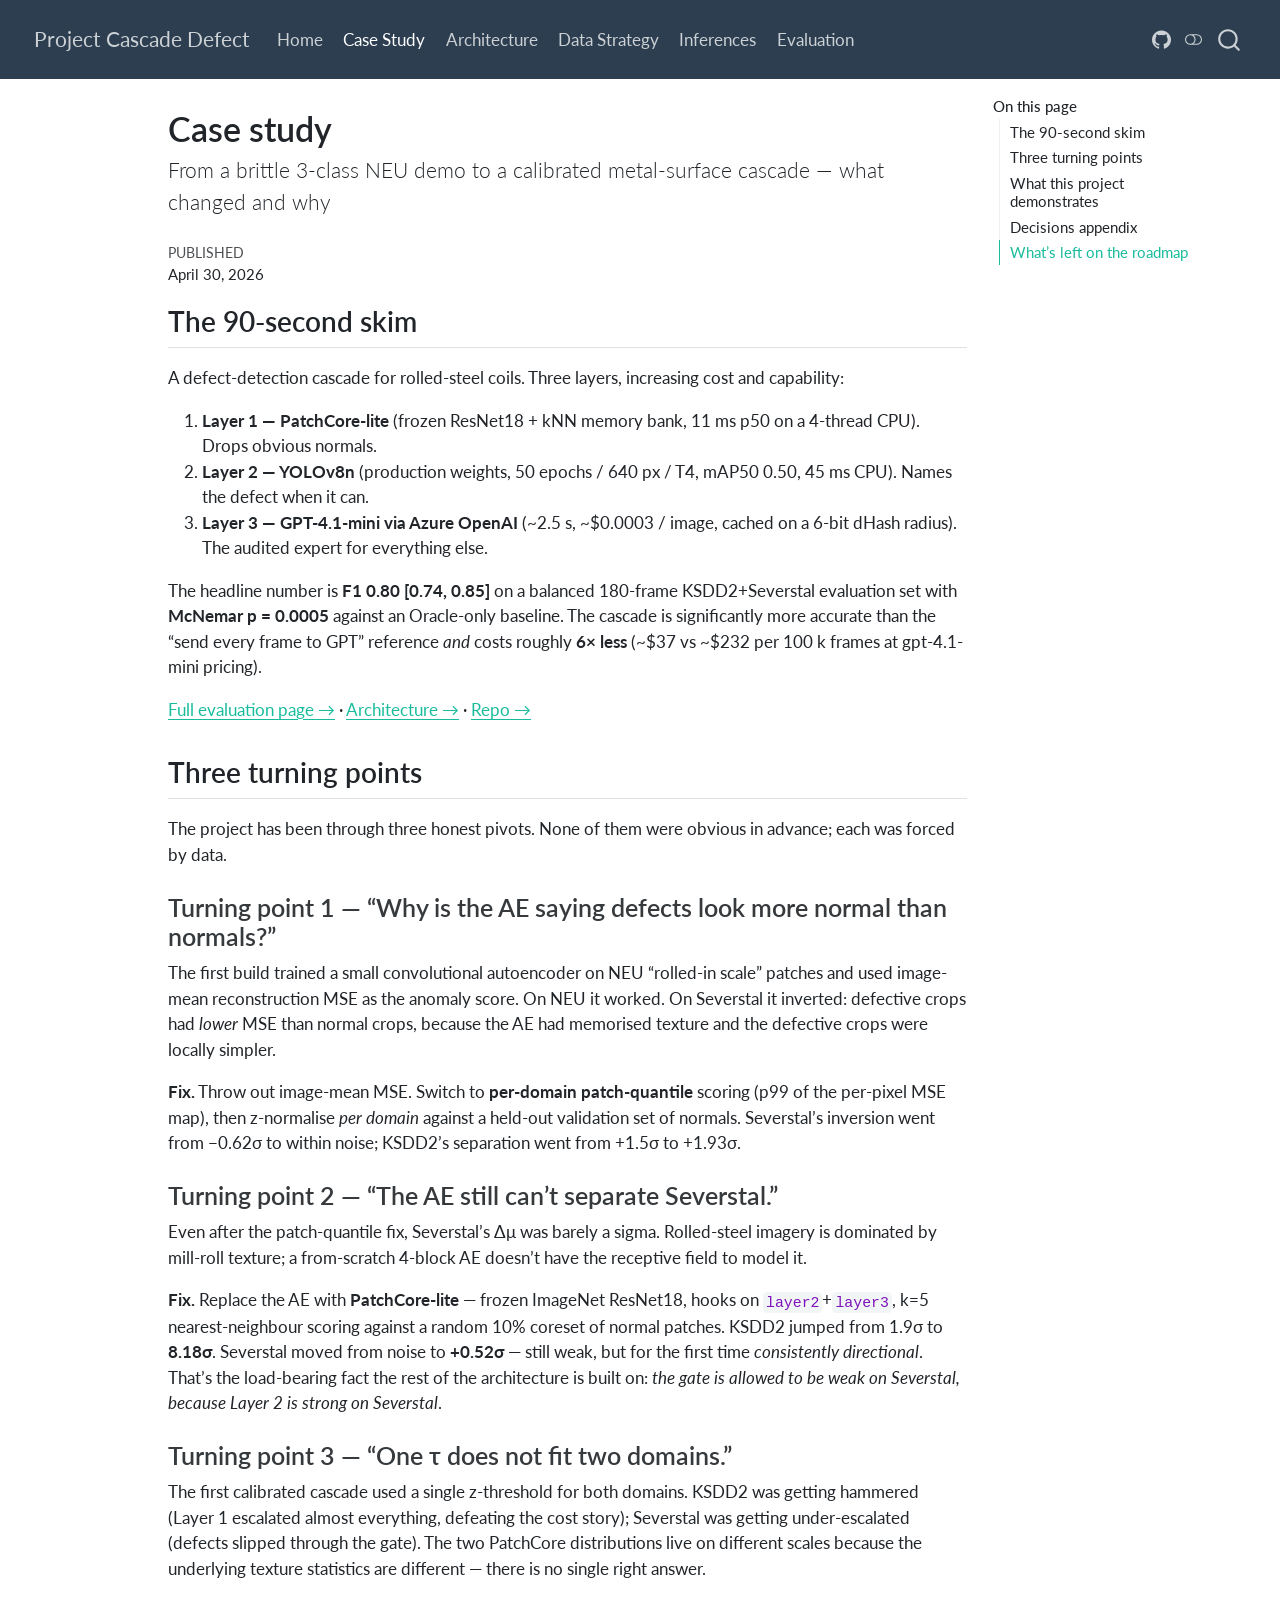
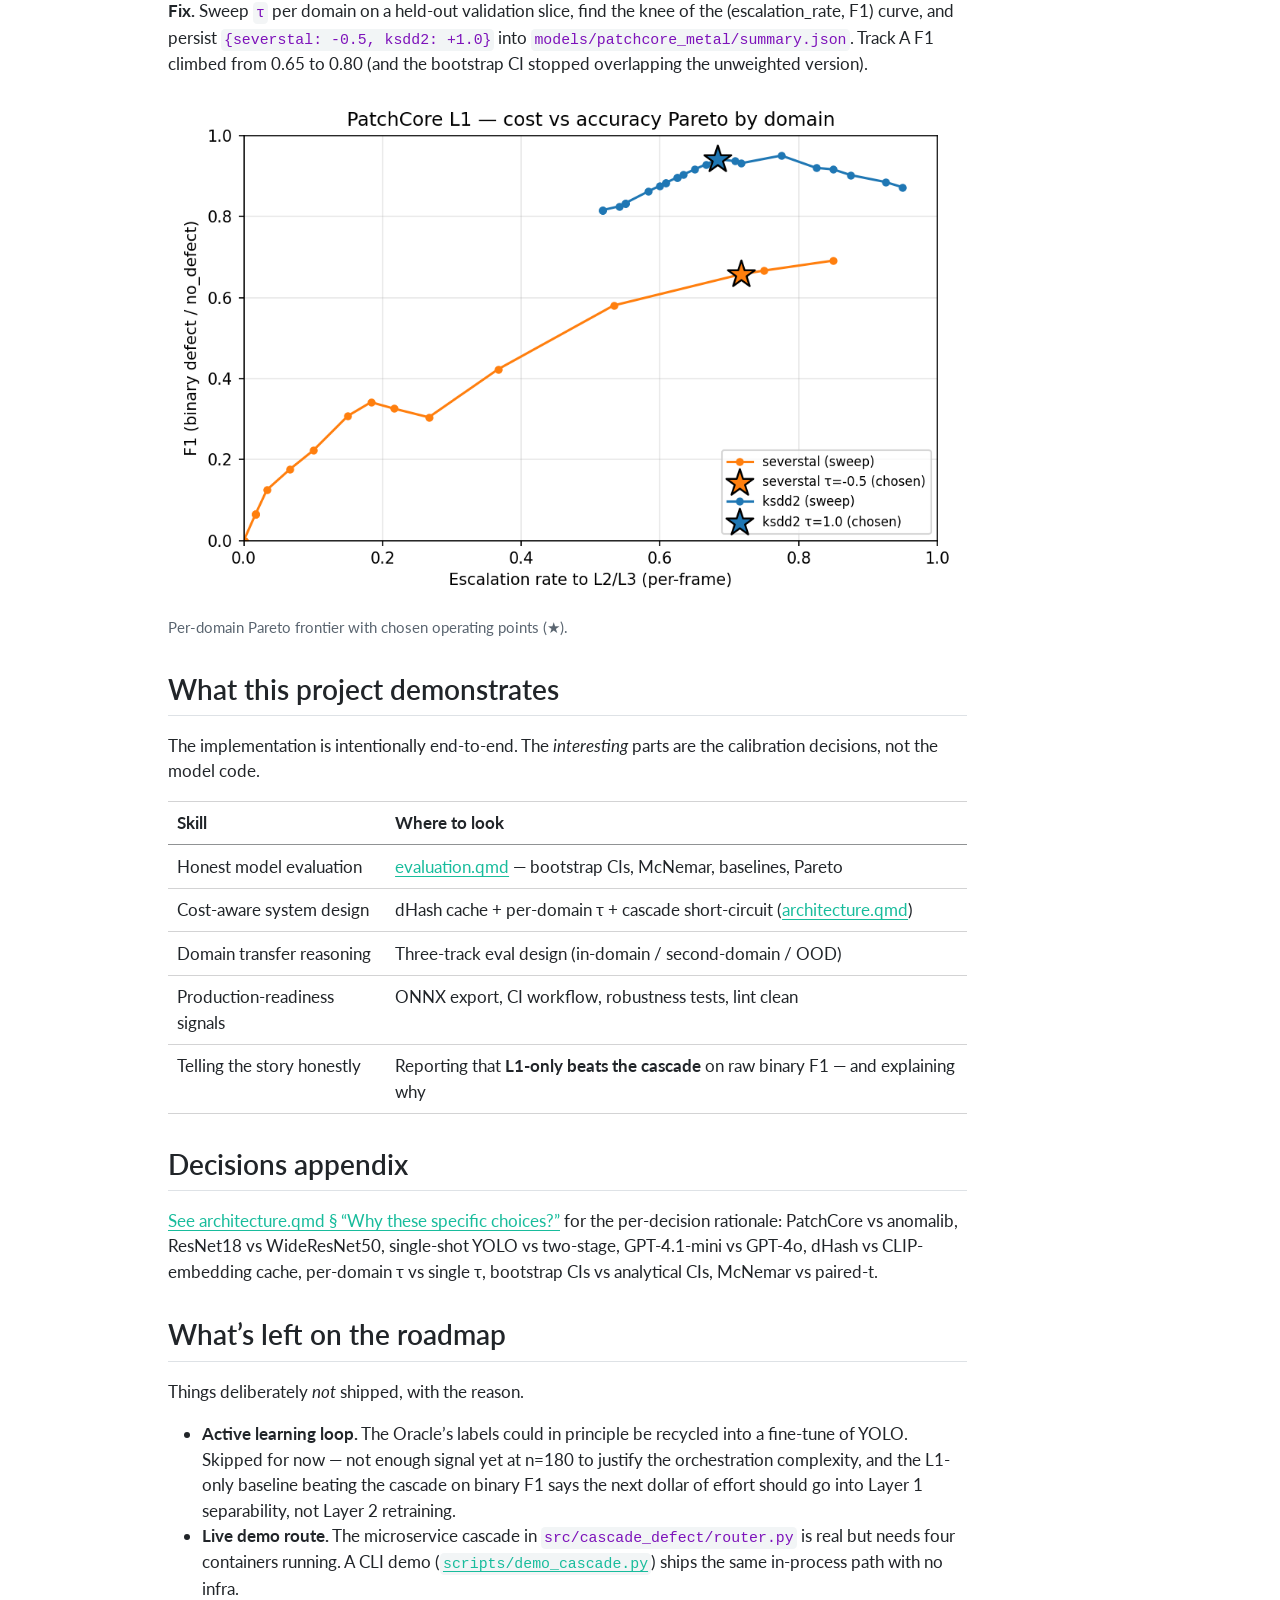
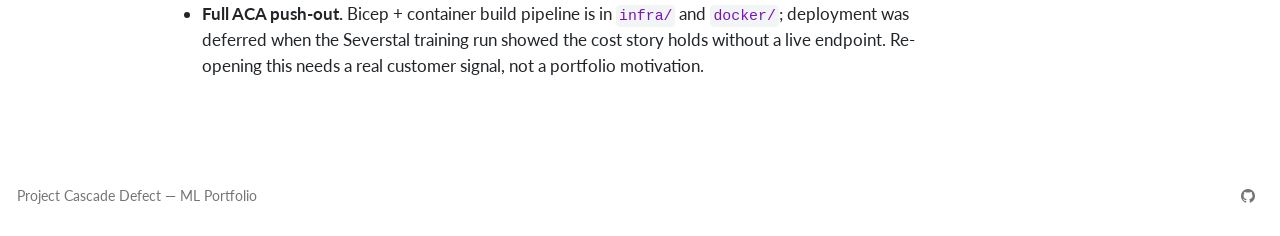
<file: docs/case_study.html>
<!DOCTYPE html>
<html xmlns="http://www.w3.org/1999/xhtml" lang="en" xml:lang="en"><head>

<meta charset="utf-8">
<meta name="generator" content="quarto-1.8.25">

<meta name="viewport" content="width=device-width, initial-scale=1.0, user-scalable=yes">

<meta name="dcterms.date" content="2026-04-30">

<title>Case study – Project Cascade Defect</title>
<style>
code{white-space: pre-wrap;}
span.smallcaps{font-variant: small-caps;}
div.columns{display: flex; gap: min(4vw, 1.5em);}
div.column{flex: auto; overflow-x: auto;}
div.hanging-indent{margin-left: 1.5em; text-indent: -1.5em;}
ul.task-list{list-style: none;}
ul.task-list li input[type="checkbox"] {
  width: 0.8em;
  margin: 0 0.8em 0.2em -1em; /* quarto-specific, see https://github.com/quarto-dev/quarto-cli/issues/4556 */ 
  vertical-align: middle;
}
</style>


<script src="site_libs/quarto-nav/quarto-nav.js"></script>
<script src="site_libs/quarto-nav/headroom.min.js"></script>
<script src="site_libs/clipboard/clipboard.min.js"></script>
<script src="site_libs/quarto-search/autocomplete.umd.js"></script>
<script src="site_libs/quarto-search/fuse.min.js"></script>
<script src="site_libs/quarto-search/quarto-search.js"></script>
<meta name="quarto:offset" content="./">
<link href="./assets/favicon.ico" rel="icon">
<script src="site_libs/quarto-html/quarto.js" type="module"></script>
<script src="site_libs/quarto-html/tabsets/tabsets.js" type="module"></script>
<script src="site_libs/quarto-html/axe/axe-check.js" type="module"></script>
<script src="site_libs/quarto-html/popper.min.js"></script>
<script src="site_libs/quarto-html/tippy.umd.min.js"></script>
<script src="site_libs/quarto-html/anchor.min.js"></script>
<link href="site_libs/quarto-html/tippy.css" rel="stylesheet">
<link href="site_libs/quarto-html/quarto-syntax-highlighting-065a5179aebd64318d7ea99d77b64a9e.css" rel="stylesheet" class="quarto-color-scheme" id="quarto-text-highlighting-styles">
<link href="site_libs/quarto-html/quarto-syntax-highlighting-dark-969ddfa49e00a70eb3423444dbc81f6c.css" rel="stylesheet" class="quarto-color-scheme quarto-color-alternate" id="quarto-text-highlighting-styles">
<link href="site_libs/quarto-html/quarto-syntax-highlighting-065a5179aebd64318d7ea99d77b64a9e.css" rel="stylesheet" class="quarto-color-scheme-extra" id="quarto-text-highlighting-styles">
<script src="site_libs/bootstrap/bootstrap.min.js"></script>
<link href="site_libs/bootstrap/bootstrap-icons.css" rel="stylesheet">
<link href="site_libs/bootstrap/bootstrap-6c17f5b0fb68843ed4719f05c4fa2958.min.css" rel="stylesheet" append-hash="true" class="quarto-color-scheme" id="quarto-bootstrap" data-mode="light">
<link href="site_libs/bootstrap/bootstrap-dark-3acd9f2b5eccf98692d400b1b7990e0b.min.css" rel="stylesheet" append-hash="true" class="quarto-color-scheme quarto-color-alternate" id="quarto-bootstrap" data-mode="dark">
<link href="site_libs/bootstrap/bootstrap-6c17f5b0fb68843ed4719f05c4fa2958.min.css" rel="stylesheet" append-hash="true" class="quarto-color-scheme-extra" id="quarto-bootstrap" data-mode="light">
<script id="quarto-search-options" type="application/json">{
  "location": "navbar",
  "copy-button": false,
  "collapse-after": 3,
  "panel-placement": "end",
  "type": "overlay",
  "limit": 50,
  "keyboard-shortcut": [
    "f",
    "/",
    "s"
  ],
  "show-item-context": false,
  "language": {
    "search-no-results-text": "No results",
    "search-matching-documents-text": "matching documents",
    "search-copy-link-title": "Copy link to search",
    "search-hide-matches-text": "Hide additional matches",
    "search-more-match-text": "more match in this document",
    "search-more-matches-text": "more matches in this document",
    "search-clear-button-title": "Clear",
    "search-text-placeholder": "",
    "search-detached-cancel-button-title": "Cancel",
    "search-submit-button-title": "Submit",
    "search-label": "Search"
  }
}</script>
<style>html{ scroll-behavior: smooth; }</style>


</head>

<body class="nav-fixed quarto-light"><script id="quarto-html-before-body" type="application/javascript">
    const toggleBodyColorMode = (bsSheetEl) => {
      const mode = bsSheetEl.getAttribute("data-mode");
      const bodyEl = window.document.querySelector("body");
      if (mode === "dark") {
        bodyEl.classList.add("quarto-dark");
        bodyEl.classList.remove("quarto-light");
      } else {
        bodyEl.classList.add("quarto-light");
        bodyEl.classList.remove("quarto-dark");
      }
    }
    const toggleBodyColorPrimary = () => {
      const bsSheetEl = window.document.querySelector("link#quarto-bootstrap:not([rel=disabled-stylesheet])");
      if (bsSheetEl) {
        toggleBodyColorMode(bsSheetEl);
      }
    }
    const setColorSchemeToggle = (alternate) => {
      const toggles = window.document.querySelectorAll('.quarto-color-scheme-toggle');
      for (let i=0; i < toggles.length; i++) {
        const toggle = toggles[i];
        if (toggle) {
          if (alternate) {
            toggle.classList.add("alternate");
          } else {
            toggle.classList.remove("alternate");
          }
        }
      }
    };
    const toggleColorMode = (alternate) => {
      // Switch the stylesheets
      const primaryStylesheets = window.document.querySelectorAll('link.quarto-color-scheme:not(.quarto-color-alternate)');
      const alternateStylesheets = window.document.querySelectorAll('link.quarto-color-scheme.quarto-color-alternate');
      manageTransitions('#quarto-margin-sidebar .nav-link', false);
      if (alternate) {
        // note: dark is layered on light, we don't disable primary!
        enableStylesheet(alternateStylesheets);
        for (const sheetNode of alternateStylesheets) {
          if (sheetNode.id === "quarto-bootstrap") {
            toggleBodyColorMode(sheetNode);
          }
        }
      } else {
        disableStylesheet(alternateStylesheets);
        enableStylesheet(primaryStylesheets)
        toggleBodyColorPrimary();
      }
      manageTransitions('#quarto-margin-sidebar .nav-link', true);
      // Switch the toggles
      setColorSchemeToggle(alternate)
      // Hack to workaround the fact that safari doesn't
      // properly recolor the scrollbar when toggling (#1455)
      if (navigator.userAgent.indexOf('Safari') > 0 && navigator.userAgent.indexOf('Chrome') == -1) {
        manageTransitions("body", false);
        window.scrollTo(0, 1);
        setTimeout(() => {
          window.scrollTo(0, 0);
          manageTransitions("body", true);
        }, 40);
      }
    }
    const disableStylesheet = (stylesheets) => {
      for (let i=0; i < stylesheets.length; i++) {
        const stylesheet = stylesheets[i];
        stylesheet.rel = 'disabled-stylesheet';
      }
    }
    const enableStylesheet = (stylesheets) => {
      for (let i=0; i < stylesheets.length; i++) {
        const stylesheet = stylesheets[i];
        if(stylesheet.rel !== 'stylesheet') { // for Chrome, which will still FOUC without this check
          stylesheet.rel = 'stylesheet';
        }
      }
    }
    const manageTransitions = (selector, allowTransitions) => {
      const els = window.document.querySelectorAll(selector);
      for (let i=0; i < els.length; i++) {
        const el = els[i];
        if (allowTransitions) {
          el.classList.remove('notransition');
        } else {
          el.classList.add('notransition');
        }
      }
    }
    const isFileUrl = () => {
      return window.location.protocol === 'file:';
    }
    const hasAlternateSentinel = () => {
      let styleSentinel = getColorSchemeSentinel();
      if (styleSentinel !== null) {
        return styleSentinel === "alternate";
      } else {
        return false;
      }
    }
    const setStyleSentinel = (alternate) => {
      const value = alternate ? "alternate" : "default";
      if (!isFileUrl()) {
        window.localStorage.setItem("quarto-color-scheme", value);
      } else {
        localAlternateSentinel = value;
      }
    }
    const getColorSchemeSentinel = () => {
      if (!isFileUrl()) {
        const storageValue = window.localStorage.getItem("quarto-color-scheme");
        return storageValue != null ? storageValue : localAlternateSentinel;
      } else {
        return localAlternateSentinel;
      }
    }
    const toggleGiscusIfUsed = (isAlternate, darkModeDefault) => {
      const baseTheme = document.querySelector('#giscus-base-theme')?.value ?? 'light';
      const alternateTheme = document.querySelector('#giscus-alt-theme')?.value ?? 'dark';
      let newTheme = '';
      if(authorPrefersDark) {
        newTheme = isAlternate ? baseTheme : alternateTheme;
      } else {
        newTheme = isAlternate ? alternateTheme : baseTheme;
      }
      const changeGiscusTheme = () => {
        // From: https://github.com/giscus/giscus/issues/336
        const sendMessage = (message) => {
          const iframe = document.querySelector('iframe.giscus-frame');
          if (!iframe) return;
          iframe.contentWindow.postMessage({ giscus: message }, 'https://giscus.app');
        }
        sendMessage({
          setConfig: {
            theme: newTheme
          }
        });
      }
      const isGiscussLoaded = window.document.querySelector('iframe.giscus-frame') !== null;
      if (isGiscussLoaded) {
        changeGiscusTheme();
      }
    };
    const authorPrefersDark = false;
    const darkModeDefault = authorPrefersDark;
      document.querySelector('link#quarto-text-highlighting-styles.quarto-color-scheme-extra').rel = 'disabled-stylesheet';
      document.querySelector('link#quarto-bootstrap.quarto-color-scheme-extra').rel = 'disabled-stylesheet';
    let localAlternateSentinel = darkModeDefault ? 'alternate' : 'default';
    // Dark / light mode switch
    window.quartoToggleColorScheme = () => {
      // Read the current dark / light value
      let toAlternate = !hasAlternateSentinel();
      toggleColorMode(toAlternate);
      setStyleSentinel(toAlternate);
      toggleGiscusIfUsed(toAlternate, darkModeDefault);
      window.dispatchEvent(new Event('resize'));
    };
    // Switch to dark mode if need be
    if (hasAlternateSentinel()) {
      toggleColorMode(true);
    } else {
      toggleColorMode(false);
    }
  </script>

<div id="quarto-search-results"></div>
  <header id="quarto-header" class="headroom fixed-top">
    <nav class="navbar navbar-expand-lg " data-bs-theme="dark">
      <div class="navbar-container container-fluid">
      <div class="navbar-brand-container mx-auto">
    <a href="./index.html" class="navbar-brand navbar-brand-logo">
    </a>
    <a class="navbar-brand" href="./index.html">
    <span class="navbar-title">Project Cascade Defect</span>
    </a>
  </div>
            <div id="quarto-search" class="" title="Search"></div>
          <button class="navbar-toggler" type="button" data-bs-toggle="collapse" data-bs-target="#navbarCollapse" aria-controls="navbarCollapse" role="menu" aria-expanded="false" aria-label="Toggle navigation" onclick="if (window.quartoToggleHeadroom) { window.quartoToggleHeadroom(); }">
  <span class="navbar-toggler-icon"></span>
</button>
          <div class="collapse navbar-collapse" id="navbarCollapse">
            <ul class="navbar-nav navbar-nav-scroll me-auto">
  <li class="nav-item">
    <a class="nav-link" href="./index.html"> 
<span class="menu-text">Home</span></a>
  </li>  
  <li class="nav-item">
    <a class="nav-link active" href="./case_study.html" aria-current="page"> 
<span class="menu-text">Case Study</span></a>
  </li>  
  <li class="nav-item">
    <a class="nav-link" href="./architecture.html"> 
<span class="menu-text">Architecture</span></a>
  </li>  
  <li class="nav-item">
    <a class="nav-link" href="./data-strategy.html"> 
<span class="menu-text">Data Strategy</span></a>
  </li>  
  <li class="nav-item">
    <a class="nav-link" href="./inferences.html"> 
<span class="menu-text">Inferences</span></a>
  </li>  
  <li class="nav-item">
    <a class="nav-link" href="./evaluation.html"> 
<span class="menu-text">Evaluation</span></a>
  </li>  
</ul>
            <ul class="navbar-nav navbar-nav-scroll ms-auto">
  <li class="nav-item compact">
    <a class="nav-link" href="https://github.com/j-jayes/Scratching-the-Surface"> <i class="bi bi-github" role="img" aria-label="GitHub">
</i> 
<span class="menu-text"></span></a>
  </li>  
</ul>
          </div> <!-- /navcollapse -->
            <div class="quarto-navbar-tools">
  <a href="" class="quarto-color-scheme-toggle quarto-navigation-tool  px-1" onclick="window.quartoToggleColorScheme(); return false;" title="Toggle dark mode"><i class="bi"></i></a>
</div>
      </div> <!-- /container-fluid -->
    </nav>
</header>
<!-- content -->
<div id="quarto-content" class="quarto-container page-columns page-rows-contents page-layout-article page-navbar">
<!-- sidebar -->
<!-- margin-sidebar -->
    <div id="quarto-margin-sidebar" class="sidebar margin-sidebar">
        <nav id="TOC" role="doc-toc" class="toc-active">
    <h2 id="toc-title">On this page</h2>
   
  <ul>
  <li><a href="#the-90-second-skim" id="toc-the-90-second-skim" class="nav-link active" data-scroll-target="#the-90-second-skim">The 90-second skim</a></li>
  <li><a href="#three-turning-points" id="toc-three-turning-points" class="nav-link" data-scroll-target="#three-turning-points">Three turning points</a>
  <ul class="collapse">
  <li><a href="#turning-point-1-why-is-the-ae-saying-defects-look-more-normal-than-normals" id="toc-turning-point-1-why-is-the-ae-saying-defects-look-more-normal-than-normals" class="nav-link" data-scroll-target="#turning-point-1-why-is-the-ae-saying-defects-look-more-normal-than-normals">Turning point 1 — “Why is the AE saying defects look more normal than normals?”</a></li>
  <li><a href="#turning-point-2-the-ae-still-cant-separate-severstal." id="toc-turning-point-2-the-ae-still-cant-separate-severstal." class="nav-link" data-scroll-target="#turning-point-2-the-ae-still-cant-separate-severstal.">Turning point 2 — “The AE still can’t separate Severstal.”</a></li>
  <li><a href="#turning-point-3-one-τ-does-not-fit-two-domains." id="toc-turning-point-3-one-τ-does-not-fit-two-domains." class="nav-link" data-scroll-target="#turning-point-3-one-τ-does-not-fit-two-domains.">Turning point 3 — “One τ does not fit two domains.”</a></li>
  </ul></li>
  <li><a href="#what-this-project-demonstrates" id="toc-what-this-project-demonstrates" class="nav-link" data-scroll-target="#what-this-project-demonstrates">What this project demonstrates</a></li>
  <li><a href="#decisions-appendix" id="toc-decisions-appendix" class="nav-link" data-scroll-target="#decisions-appendix">Decisions appendix</a></li>
  <li><a href="#whats-left-on-the-roadmap" id="toc-whats-left-on-the-roadmap" class="nav-link" data-scroll-target="#whats-left-on-the-roadmap">What’s left on the roadmap</a></li>
  </ul>
</nav>
    </div>
<!-- main -->
<main class="content" id="quarto-document-content">


<header id="title-block-header" class="quarto-title-block default">
<div class="quarto-title">
<h1 class="title">Case study</h1>
<p class="subtitle lead">From a brittle 3-class NEU demo to a calibrated metal-surface cascade — what changed and why</p>
</div>



<div class="quarto-title-meta">

    
    <div>
    <div class="quarto-title-meta-heading">Published</div>
    <div class="quarto-title-meta-contents">
      <p class="date">April 30, 2026</p>
    </div>
  </div>
  
    
  </div>
  


</header>


<section id="the-90-second-skim" class="level2">
<h2 class="anchored" data-anchor-id="the-90-second-skim">The 90-second skim</h2>
<p>A defect-detection cascade for rolled-steel coils. Three layers, increasing cost and capability:</p>
<ol type="1">
<li><strong>Layer 1 — PatchCore-lite</strong> (frozen ResNet18 + kNN memory bank, 11 ms p50 on a 4-thread CPU). Drops obvious normals.</li>
<li><strong>Layer 2 — YOLOv8n</strong> (production weights, 50 epochs / 640 px / T4, mAP50 0.50, 45 ms CPU). Names the defect when it can.</li>
<li><strong>Layer 3 — GPT-4.1-mini via Azure OpenAI</strong> (~2.5 s, ~$0.0003 / image, cached on a 6-bit dHash radius). The audited expert for everything else.</li>
</ol>
<p>The headline number is <strong>F1 0.80 [0.74, 0.85]</strong> on a balanced 180-frame KSDD2+Severstal evaluation set with <strong>McNemar p = 0.0005</strong> against an Oracle-only baseline. The cascade is significantly more accurate than the “send every frame to GPT” reference <em>and</em> costs roughly <strong>6× less</strong> (~$37 vs ~$232 per 100 k frames at gpt-4.1-mini pricing).</p>
<p><a href="./evaluation.html">Full evaluation page →</a> · <a href="./architecture.html">Architecture →</a> · <a href="https://github.com/j-jayes/Scratching-the-Surface">Repo →</a></p>
</section>
<section id="three-turning-points" class="level2">
<h2 class="anchored" data-anchor-id="three-turning-points">Three turning points</h2>
<p>The project has been through three honest pivots. None of them were obvious in advance; each was forced by data.</p>
<section id="turning-point-1-why-is-the-ae-saying-defects-look-more-normal-than-normals" class="level3">
<h3 class="anchored" data-anchor-id="turning-point-1-why-is-the-ae-saying-defects-look-more-normal-than-normals">Turning point 1 — “Why is the AE saying defects look more normal than normals?”</h3>
<p>The first build trained a small convolutional autoencoder on NEU “rolled-in scale” patches and used image-mean reconstruction MSE as the anomaly score. On NEU it worked. On Severstal it inverted: defective crops had <em>lower</em> MSE than normal crops, because the AE had memorised texture and the defective crops were locally simpler.</p>
<p><strong>Fix.</strong> Throw out image-mean MSE. Switch to <strong>per-domain patch-quantile</strong> scoring (p99 of the per-pixel MSE map), then z-normalise <em>per domain</em> against a held-out validation set of normals. Severstal’s inversion went from −0.62σ to within noise; KSDD2’s separation went from +1.5σ to +1.93σ.</p>
</section>
<section id="turning-point-2-the-ae-still-cant-separate-severstal." class="level3">
<h3 class="anchored" data-anchor-id="turning-point-2-the-ae-still-cant-separate-severstal.">Turning point 2 — “The AE still can’t separate Severstal.”</h3>
<p>Even after the patch-quantile fix, Severstal’s Δμ was barely a sigma. Rolled-steel imagery is dominated by mill-roll texture; a from-scratch 4-block AE doesn’t have the receptive field to model it.</p>
<p><strong>Fix.</strong> Replace the AE with <strong>PatchCore-lite</strong> — frozen ImageNet ResNet18, hooks on <code>layer2</code>+<code>layer3</code>, k=5 nearest-neighbour scoring against a random 10% coreset of normal patches. KSDD2 jumped from 1.9σ to <strong>8.18σ</strong>. Severstal moved from noise to <strong>+0.52σ</strong> — still weak, but for the first time <em>consistently directional</em>. That’s the load-bearing fact the rest of the architecture is built on: <em>the gate is allowed to be weak on Severstal, because Layer 2 is strong on Severstal</em>.</p>
</section>
<section id="turning-point-3-one-τ-does-not-fit-two-domains." class="level3">
<h3 class="anchored" data-anchor-id="turning-point-3-one-τ-does-not-fit-two-domains.">Turning point 3 — “One τ does not fit two domains.”</h3>
<p>The first calibrated cascade used a single z-threshold for both domains. KSDD2 was getting hammered (Layer 1 escalated almost everything, defeating the cost story); Severstal was getting under-escalated (defects slipped through the gate). The two PatchCore distributions live on different scales because the underlying texture statistics are different — there is no single right answer.</p>
<p><strong>Fix.</strong> Sweep <code>τ</code> per domain on a held-out validation slice, find the knee of the (escalation_rate, F1) curve, and persist <code>{severstal: -0.5, ksdd2: +1.0}</code> into <code>models/patchcore_metal/summary.json</code>. Track A F1 climbed from 0.65 to 0.80 (and the bootstrap CI stopped overlapping the unweighted version).</p>
<div class="quarto-figure quarto-figure-center">
<figure class="figure">
<p><img src="assets/pareto_metal.png" class="img-fluid figure-img"></p>
<figcaption>Per-domain Pareto frontier with chosen operating points (★).</figcaption>
</figure>
</div>
</section>
</section>
<section id="what-this-project-demonstrates" class="level2">
<h2 class="anchored" data-anchor-id="what-this-project-demonstrates">What this project demonstrates</h2>
<p>The implementation is intentionally end-to-end. The <em>interesting</em> parts are the calibration decisions, not the model code.</p>
<table class="caption-top table">
<thead>
<tr class="header">
<th>Skill</th>
<th>Where to look</th>
</tr>
</thead>
<tbody>
<tr class="odd">
<td>Honest model evaluation</td>
<td><a href="./evaluation.html">evaluation.qmd</a> — bootstrap CIs, McNemar, baselines, Pareto</td>
</tr>
<tr class="even">
<td>Cost-aware system design</td>
<td>dHash cache + per-domain τ + cascade short-circuit (<a href="./architecture.html">architecture.qmd</a>)</td>
</tr>
<tr class="odd">
<td>Domain transfer reasoning</td>
<td>Three-track eval design (in-domain / second-domain / OOD)</td>
</tr>
<tr class="even">
<td>Production-readiness signals</td>
<td>ONNX export, CI workflow, robustness tests, lint clean</td>
</tr>
<tr class="odd">
<td>Telling the story honestly</td>
<td>Reporting that <strong>L1-only beats the cascade</strong> on raw binary F1 — and explaining why</td>
</tr>
</tbody>
</table>
</section>
<section id="decisions-appendix" class="level2">
<h2 class="anchored" data-anchor-id="decisions-appendix">Decisions appendix</h2>
<p><a href="./architecture.html#why-these-specific-choices">See architecture.qmd § “Why these specific choices?”</a> for the per-decision rationale: PatchCore vs anomalib, ResNet18 vs WideResNet50, single-shot YOLO vs two-stage, GPT-4.1-mini vs GPT-4o, dHash vs CLIP-embedding cache, per-domain τ vs single τ, bootstrap CIs vs analytical CIs, McNemar vs paired-t.</p>
</section>
<section id="whats-left-on-the-roadmap" class="level2">
<h2 class="anchored" data-anchor-id="whats-left-on-the-roadmap">What’s left on the roadmap</h2>
<p>Things deliberately <em>not</em> shipped, with the reason.</p>
<ul>
<li><strong>Active learning loop.</strong> The Oracle’s labels could in principle be recycled into a fine-tune of YOLO. Skipped for now — not enough signal yet at n=180 to justify the orchestration complexity, and the L1-only baseline beating the cascade on binary F1 says the next dollar of effort should go into Layer 1 separability, not Layer 2 retraining.</li>
<li><strong>Live demo route.</strong> The microservice cascade in <code>src/cascade_defect/router.py</code> is real but needs four containers running. A CLI demo (<a href="https://github.com/j-jayes/Scratching-the-Surface/blob/main/scripts/demo_cascade.py"><code>scripts/demo_cascade.py</code></a>) ships the same in-process path with no infra.</li>
<li><strong>Full ACA push-out.</strong> Bicep + container build pipeline is in <code>infra/</code> and <code>docker/</code>; deployment was deferred when the Severstal training run showed the cost story holds without a live endpoint. Re-opening this needs a real customer signal, not a portfolio motivation.</li>
</ul>


</section>

</main> <!-- /main -->
<script id="quarto-html-after-body" type="application/javascript">
  window.document.addEventListener("DOMContentLoaded", function (event) {
    // Ensure there is a toggle, if there isn't float one in the top right
    if (window.document.querySelector('.quarto-color-scheme-toggle') === null) {
      const a = window.document.createElement('a');
      a.classList.add('top-right');
      a.classList.add('quarto-color-scheme-toggle');
      a.href = "";
      a.onclick = function() { try { window.quartoToggleColorScheme(); } catch {} return false; };
      const i = window.document.createElement("i");
      i.classList.add('bi');
      a.appendChild(i);
      window.document.body.appendChild(a);
    }
    setColorSchemeToggle(hasAlternateSentinel())
    const icon = "";
    const anchorJS = new window.AnchorJS();
    anchorJS.options = {
      placement: 'right',
      icon: icon
    };
    anchorJS.add('.anchored');
    const isCodeAnnotation = (el) => {
      for (const clz of el.classList) {
        if (clz.startsWith('code-annotation-')) {                     
          return true;
        }
      }
      return false;
    }
    const onCopySuccess = function(e) {
      // button target
      const button = e.trigger;
      // don't keep focus
      button.blur();
      // flash "checked"
      button.classList.add('code-copy-button-checked');
      var currentTitle = button.getAttribute("title");
      button.setAttribute("title", "Copied!");
      let tooltip;
      if (window.bootstrap) {
        button.setAttribute("data-bs-toggle", "tooltip");
        button.setAttribute("data-bs-placement", "left");
        button.setAttribute("data-bs-title", "Copied!");
        tooltip = new bootstrap.Tooltip(button, 
          { trigger: "manual", 
            customClass: "code-copy-button-tooltip",
            offset: [0, -8]});
        tooltip.show();    
      }
      setTimeout(function() {
        if (tooltip) {
          tooltip.hide();
          button.removeAttribute("data-bs-title");
          button.removeAttribute("data-bs-toggle");
          button.removeAttribute("data-bs-placement");
        }
        button.setAttribute("title", currentTitle);
        button.classList.remove('code-copy-button-checked');
      }, 1000);
      // clear code selection
      e.clearSelection();
    }
    const getTextToCopy = function(trigger) {
      const outerScaffold = trigger.parentElement.cloneNode(true);
      const codeEl = outerScaffold.querySelector('code');
      for (const childEl of codeEl.children) {
        if (isCodeAnnotation(childEl)) {
          childEl.remove();
        }
      }
      return codeEl.innerText;
    }
    const clipboard = new window.ClipboardJS('.code-copy-button:not([data-in-quarto-modal])', {
      text: getTextToCopy
    });
    clipboard.on('success', onCopySuccess);
    if (window.document.getElementById('quarto-embedded-source-code-modal')) {
      const clipboardModal = new window.ClipboardJS('.code-copy-button[data-in-quarto-modal]', {
        text: getTextToCopy,
        container: window.document.getElementById('quarto-embedded-source-code-modal')
      });
      clipboardModal.on('success', onCopySuccess);
    }
      var localhostRegex = new RegExp(/^(?:http|https):\/\/localhost\:?[0-9]*\//);
      var mailtoRegex = new RegExp(/^mailto:/);
        var filterRegex = new RegExp('/' + window.location.host + '/');
      var isInternal = (href) => {
          return filterRegex.test(href) || localhostRegex.test(href) || mailtoRegex.test(href);
      }
      // Inspect non-navigation links and adorn them if external
     var links = window.document.querySelectorAll('a[href]:not(.nav-link):not(.navbar-brand):not(.toc-action):not(.sidebar-link):not(.sidebar-item-toggle):not(.pagination-link):not(.no-external):not([aria-hidden]):not(.dropdown-item):not(.quarto-navigation-tool):not(.about-link)');
      for (var i=0; i<links.length; i++) {
        const link = links[i];
        if (!isInternal(link.href)) {
          // undo the damage that might have been done by quarto-nav.js in the case of
          // links that we want to consider external
          if (link.dataset.originalHref !== undefined) {
            link.href = link.dataset.originalHref;
          }
        }
      }
    function tippyHover(el, contentFn, onTriggerFn, onUntriggerFn) {
      const config = {
        allowHTML: true,
        maxWidth: 500,
        delay: 100,
        arrow: false,
        appendTo: function(el) {
            return el.parentElement;
        },
        interactive: true,
        interactiveBorder: 10,
        theme: 'quarto',
        placement: 'bottom-start',
      };
      if (contentFn) {
        config.content = contentFn;
      }
      if (onTriggerFn) {
        config.onTrigger = onTriggerFn;
      }
      if (onUntriggerFn) {
        config.onUntrigger = onUntriggerFn;
      }
      window.tippy(el, config); 
    }
    const noterefs = window.document.querySelectorAll('a[role="doc-noteref"]');
    for (var i=0; i<noterefs.length; i++) {
      const ref = noterefs[i];
      tippyHover(ref, function() {
        // use id or data attribute instead here
        let href = ref.getAttribute('data-footnote-href') || ref.getAttribute('href');
        try { href = new URL(href).hash; } catch {}
        const id = href.replace(/^#\/?/, "");
        const note = window.document.getElementById(id);
        if (note) {
          return note.innerHTML;
        } else {
          return "";
        }
      });
    }
    const xrefs = window.document.querySelectorAll('a.quarto-xref');
    const processXRef = (id, note) => {
      // Strip column container classes
      const stripColumnClz = (el) => {
        el.classList.remove("page-full", "page-columns");
        if (el.children) {
          for (const child of el.children) {
            stripColumnClz(child);
          }
        }
      }
      stripColumnClz(note)
      if (id === null || id.startsWith('sec-')) {
        // Special case sections, only their first couple elements
        const container = document.createElement("div");
        if (note.children && note.children.length > 2) {
          container.appendChild(note.children[0].cloneNode(true));
          for (let i = 1; i < note.children.length; i++) {
            const child = note.children[i];
            if (child.tagName === "P" && child.innerText === "") {
              continue;
            } else {
              container.appendChild(child.cloneNode(true));
              break;
            }
          }
          if (window.Quarto?.typesetMath) {
            window.Quarto.typesetMath(container);
          }
          return container.innerHTML
        } else {
          if (window.Quarto?.typesetMath) {
            window.Quarto.typesetMath(note);
          }
          return note.innerHTML;
        }
      } else {
        // Remove any anchor links if they are present
        const anchorLink = note.querySelector('a.anchorjs-link');
        if (anchorLink) {
          anchorLink.remove();
        }
        if (window.Quarto?.typesetMath) {
          window.Quarto.typesetMath(note);
        }
        if (note.classList.contains("callout")) {
          return note.outerHTML;
        } else {
          return note.innerHTML;
        }
      }
    }
    for (var i=0; i<xrefs.length; i++) {
      const xref = xrefs[i];
      tippyHover(xref, undefined, function(instance) {
        instance.disable();
        let url = xref.getAttribute('href');
        let hash = undefined; 
        if (url.startsWith('#')) {
          hash = url;
        } else {
          try { hash = new URL(url).hash; } catch {}
        }
        if (hash) {
          const id = hash.replace(/^#\/?/, "");
          const note = window.document.getElementById(id);
          if (note !== null) {
            try {
              const html = processXRef(id, note.cloneNode(true));
              instance.setContent(html);
            } finally {
              instance.enable();
              instance.show();
            }
          } else {
            // See if we can fetch this
            fetch(url.split('#')[0])
            .then(res => res.text())
            .then(html => {
              const parser = new DOMParser();
              const htmlDoc = parser.parseFromString(html, "text/html");
              const note = htmlDoc.getElementById(id);
              if (note !== null) {
                const html = processXRef(id, note);
                instance.setContent(html);
              } 
            }).finally(() => {
              instance.enable();
              instance.show();
            });
          }
        } else {
          // See if we can fetch a full url (with no hash to target)
          // This is a special case and we should probably do some content thinning / targeting
          fetch(url)
          .then(res => res.text())
          .then(html => {
            const parser = new DOMParser();
            const htmlDoc = parser.parseFromString(html, "text/html");
            const note = htmlDoc.querySelector('main.content');
            if (note !== null) {
              // This should only happen for chapter cross references
              // (since there is no id in the URL)
              // remove the first header
              if (note.children.length > 0 && note.children[0].tagName === "HEADER") {
                note.children[0].remove();
              }
              const html = processXRef(null, note);
              instance.setContent(html);
            } 
          }).finally(() => {
            instance.enable();
            instance.show();
          });
        }
      }, function(instance) {
      });
    }
        let selectedAnnoteEl;
        const selectorForAnnotation = ( cell, annotation) => {
          let cellAttr = 'data-code-cell="' + cell + '"';
          let lineAttr = 'data-code-annotation="' +  annotation + '"';
          const selector = 'span[' + cellAttr + '][' + lineAttr + ']';
          return selector;
        }
        const selectCodeLines = (annoteEl) => {
          const doc = window.document;
          const targetCell = annoteEl.getAttribute("data-target-cell");
          const targetAnnotation = annoteEl.getAttribute("data-target-annotation");
          const annoteSpan = window.document.querySelector(selectorForAnnotation(targetCell, targetAnnotation));
          const lines = annoteSpan.getAttribute("data-code-lines").split(",");
          const lineIds = lines.map((line) => {
            return targetCell + "-" + line;
          })
          let top = null;
          let height = null;
          let parent = null;
          if (lineIds.length > 0) {
              //compute the position of the single el (top and bottom and make a div)
              const el = window.document.getElementById(lineIds[0]);
              top = el.offsetTop;
              height = el.offsetHeight;
              parent = el.parentElement.parentElement;
            if (lineIds.length > 1) {
              const lastEl = window.document.getElementById(lineIds[lineIds.length - 1]);
              const bottom = lastEl.offsetTop + lastEl.offsetHeight;
              height = bottom - top;
            }
            if (top !== null && height !== null && parent !== null) {
              // cook up a div (if necessary) and position it 
              let div = window.document.getElementById("code-annotation-line-highlight");
              if (div === null) {
                div = window.document.createElement("div");
                div.setAttribute("id", "code-annotation-line-highlight");
                div.style.position = 'absolute';
                parent.appendChild(div);
              }
              div.style.top = top - 2 + "px";
              div.style.height = height + 4 + "px";
              div.style.left = 0;
              let gutterDiv = window.document.getElementById("code-annotation-line-highlight-gutter");
              if (gutterDiv === null) {
                gutterDiv = window.document.createElement("div");
                gutterDiv.setAttribute("id", "code-annotation-line-highlight-gutter");
                gutterDiv.style.position = 'absolute';
                const codeCell = window.document.getElementById(targetCell);
                const gutter = codeCell.querySelector('.code-annotation-gutter');
                gutter.appendChild(gutterDiv);
              }
              gutterDiv.style.top = top - 2 + "px";
              gutterDiv.style.height = height + 4 + "px";
            }
            selectedAnnoteEl = annoteEl;
          }
        };
        const unselectCodeLines = () => {
          const elementsIds = ["code-annotation-line-highlight", "code-annotation-line-highlight-gutter"];
          elementsIds.forEach((elId) => {
            const div = window.document.getElementById(elId);
            if (div) {
              div.remove();
            }
          });
          selectedAnnoteEl = undefined;
        };
          // Handle positioning of the toggle
      window.addEventListener(
        "resize",
        throttle(() => {
          elRect = undefined;
          if (selectedAnnoteEl) {
            selectCodeLines(selectedAnnoteEl);
          }
        }, 10)
      );
      function throttle(fn, ms) {
      let throttle = false;
      let timer;
        return (...args) => {
          if(!throttle) { // first call gets through
              fn.apply(this, args);
              throttle = true;
          } else { // all the others get throttled
              if(timer) clearTimeout(timer); // cancel #2
              timer = setTimeout(() => {
                fn.apply(this, args);
                timer = throttle = false;
              }, ms);
          }
        };
      }
        // Attach click handler to the DT
        const annoteDls = window.document.querySelectorAll('dt[data-target-cell]');
        for (const annoteDlNode of annoteDls) {
          annoteDlNode.addEventListener('click', (event) => {
            const clickedEl = event.target;
            if (clickedEl !== selectedAnnoteEl) {
              unselectCodeLines();
              const activeEl = window.document.querySelector('dt[data-target-cell].code-annotation-active');
              if (activeEl) {
                activeEl.classList.remove('code-annotation-active');
              }
              selectCodeLines(clickedEl);
              clickedEl.classList.add('code-annotation-active');
            } else {
              // Unselect the line
              unselectCodeLines();
              clickedEl.classList.remove('code-annotation-active');
            }
          });
        }
    const findCites = (el) => {
      const parentEl = el.parentElement;
      if (parentEl) {
        const cites = parentEl.dataset.cites;
        if (cites) {
          return {
            el,
            cites: cites.split(' ')
          };
        } else {
          return findCites(el.parentElement)
        }
      } else {
        return undefined;
      }
    };
    var bibliorefs = window.document.querySelectorAll('a[role="doc-biblioref"]');
    for (var i=0; i<bibliorefs.length; i++) {
      const ref = bibliorefs[i];
      const citeInfo = findCites(ref);
      if (citeInfo) {
        tippyHover(citeInfo.el, function() {
          var popup = window.document.createElement('div');
          citeInfo.cites.forEach(function(cite) {
            var citeDiv = window.document.createElement('div');
            citeDiv.classList.add('hanging-indent');
            citeDiv.classList.add('csl-entry');
            var biblioDiv = window.document.getElementById('ref-' + cite);
            if (biblioDiv) {
              citeDiv.innerHTML = biblioDiv.innerHTML;
            }
            popup.appendChild(citeDiv);
          });
          return popup.innerHTML;
        });
      }
    }
  });
  </script>
</div> <!-- /content -->
<footer class="footer">
  <div class="nav-footer">
    <div class="nav-footer-left">
<p>Project Cascade Defect — ML Portfolio</p>
</div>   
    <div class="nav-footer-center">
      &nbsp;
    </div>
    <div class="nav-footer-right">
      <ul class="footer-items list-unstyled">
    <li class="nav-item compact">
    <a class="nav-link" href="https://github.com/j-jayes/Scratching-the-Surface">
      <i class="bi bi-github" role="img">
</i> 
    </a>
  </li>  
</ul>
    </div>
  </div>
</footer>




<script src="site_libs/quarto-html/zenscroll-min.js"></script>
</body></html>
</file>
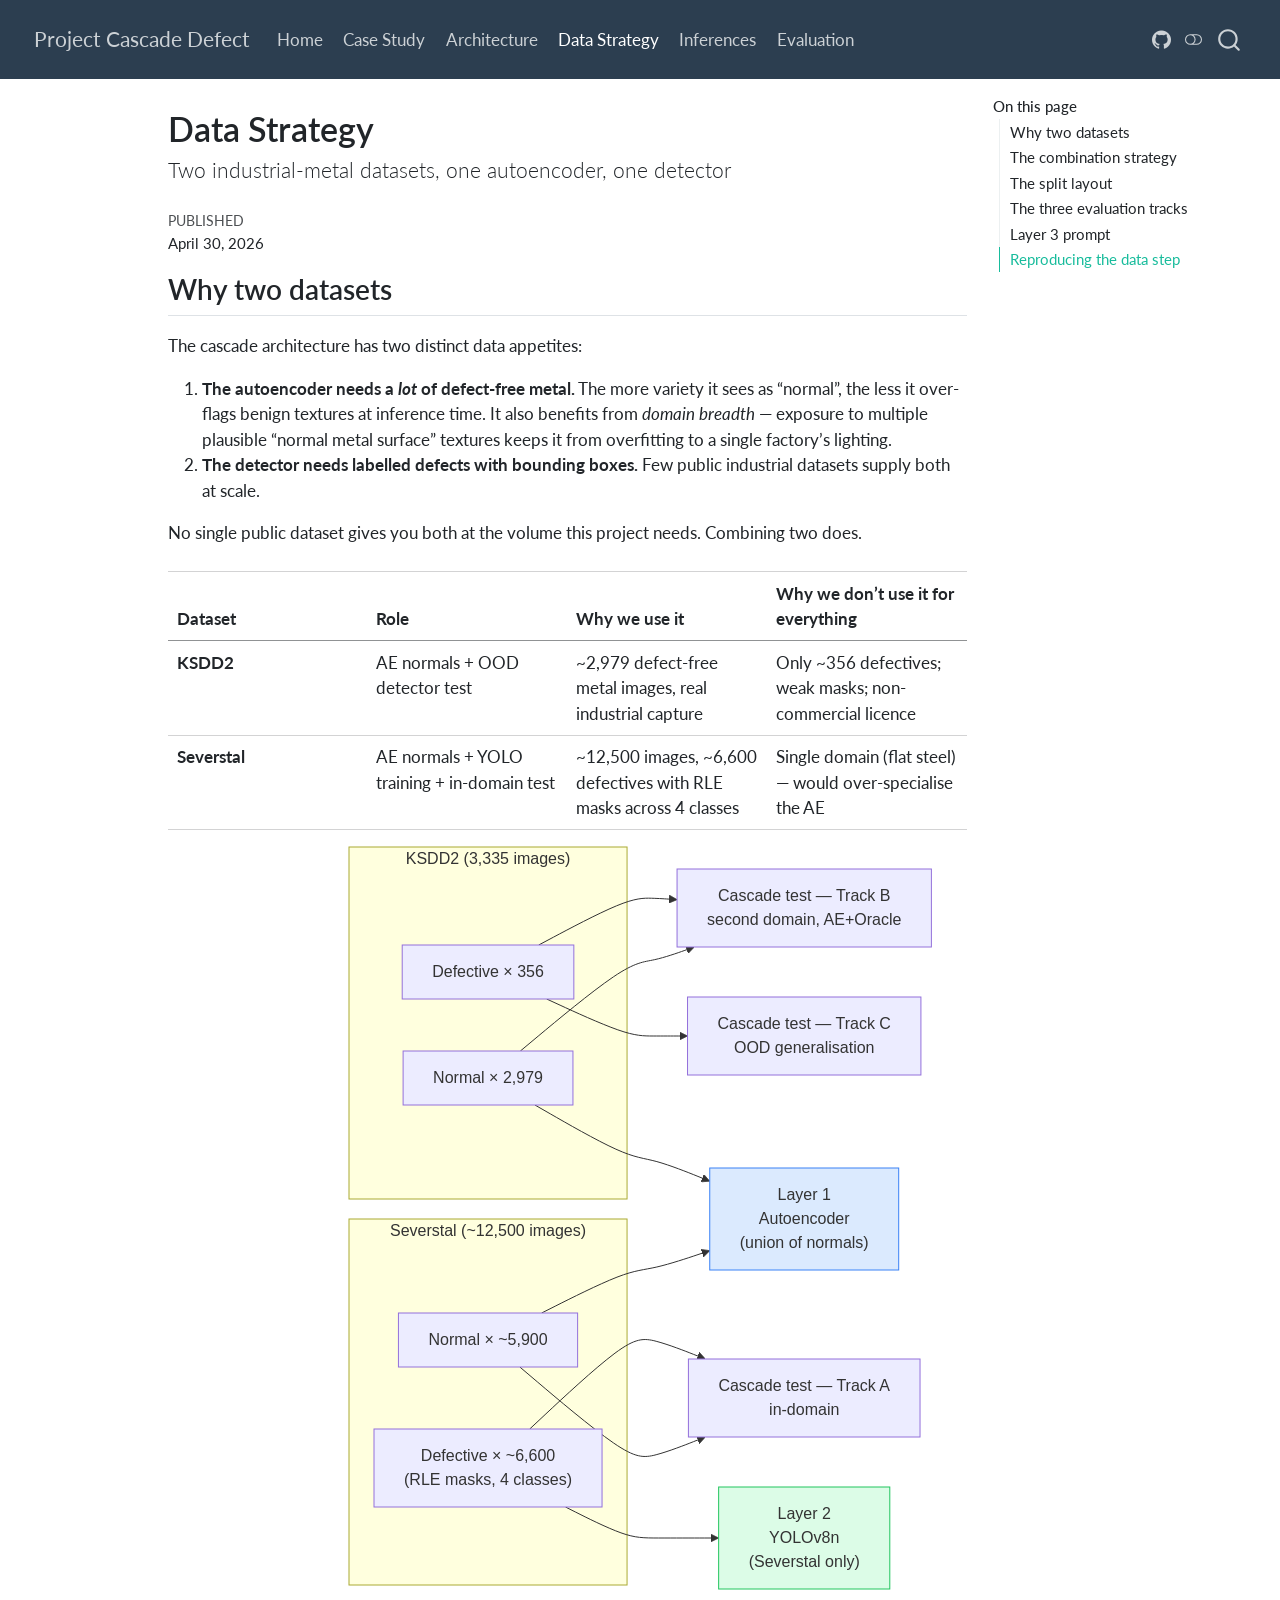
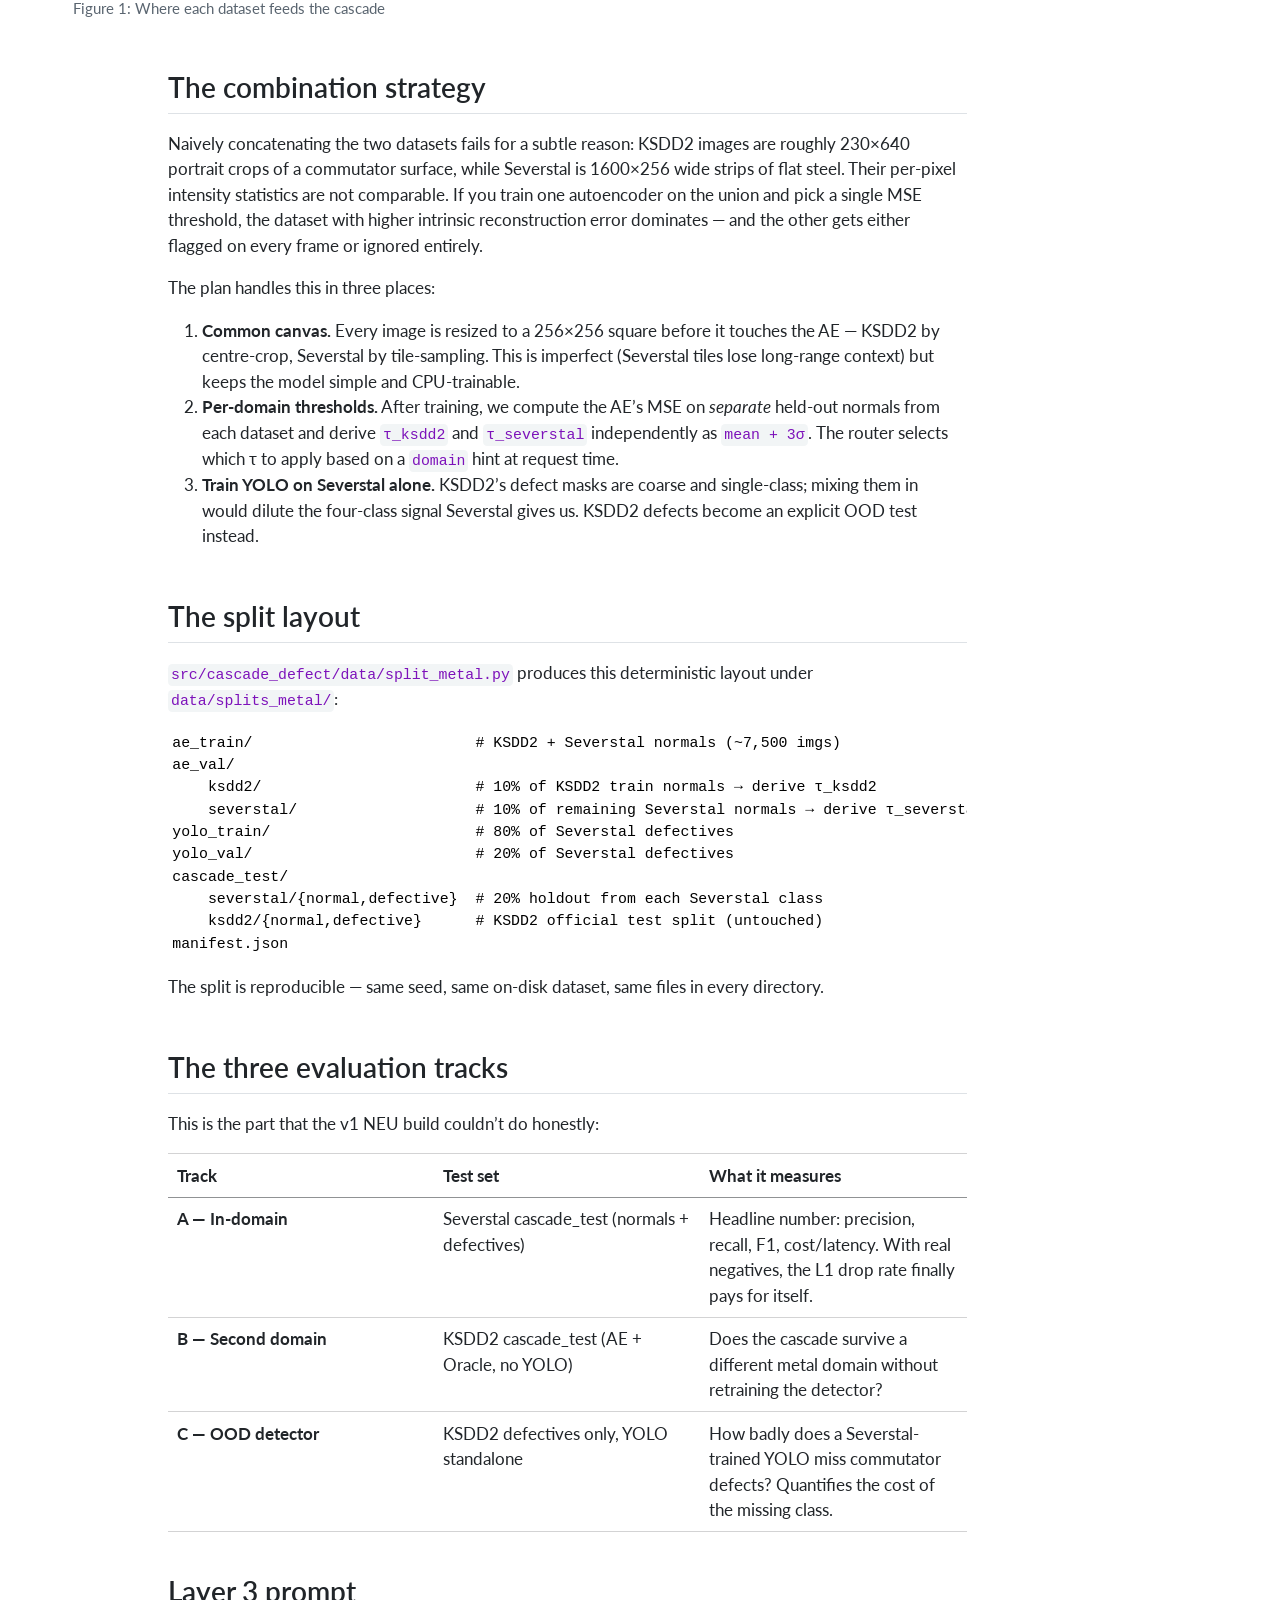
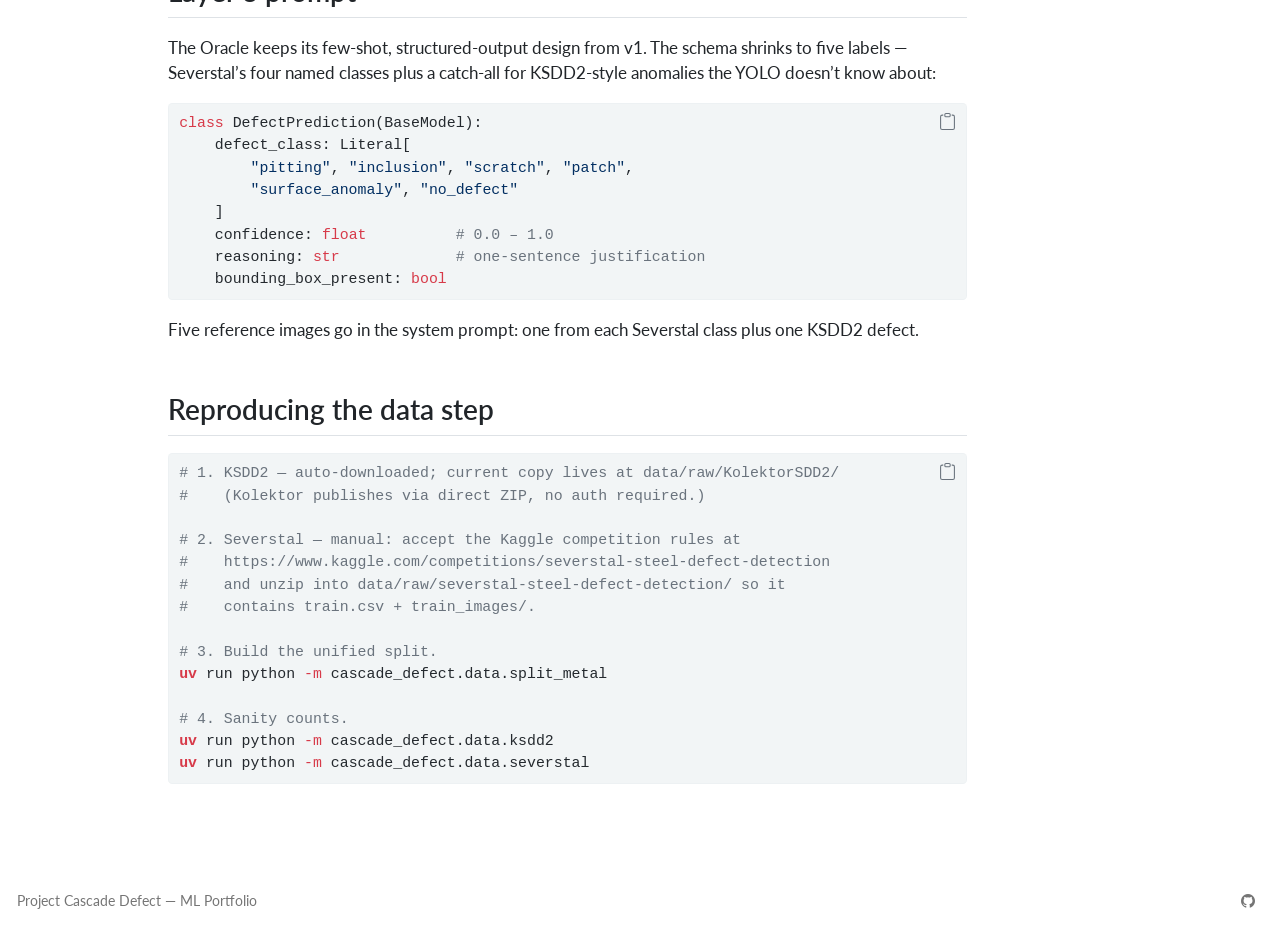
<file: docs/data-strategy.html>
<!DOCTYPE html>
<html xmlns="http://www.w3.org/1999/xhtml" lang="en" xml:lang="en"><head>

<meta charset="utf-8">
<meta name="generator" content="quarto-1.8.25">

<meta name="viewport" content="width=device-width, initial-scale=1.0, user-scalable=yes">

<meta name="dcterms.date" content="2026-04-30">

<title>Data Strategy – Project Cascade Defect</title>
<style>
code{white-space: pre-wrap;}
span.smallcaps{font-variant: small-caps;}
div.columns{display: flex; gap: min(4vw, 1.5em);}
div.column{flex: auto; overflow-x: auto;}
div.hanging-indent{margin-left: 1.5em; text-indent: -1.5em;}
ul.task-list{list-style: none;}
ul.task-list li input[type="checkbox"] {
  width: 0.8em;
  margin: 0 0.8em 0.2em -1em; /* quarto-specific, see https://github.com/quarto-dev/quarto-cli/issues/4556 */ 
  vertical-align: middle;
}
/* CSS for syntax highlighting */
html { -webkit-text-size-adjust: 100%; }
pre > code.sourceCode { white-space: pre; position: relative; }
pre > code.sourceCode > span { display: inline-block; line-height: 1.25; }
pre > code.sourceCode > span:empty { height: 1.2em; }
.sourceCode { overflow: visible; }
code.sourceCode > span { color: inherit; text-decoration: inherit; }
div.sourceCode { margin: 1em 0; }
pre.sourceCode { margin: 0; }
@media screen {
div.sourceCode { overflow: auto; }
}
@media print {
pre > code.sourceCode { white-space: pre-wrap; }
pre > code.sourceCode > span { text-indent: -5em; padding-left: 5em; }
}
pre.numberSource code
  { counter-reset: source-line 0; }
pre.numberSource code > span
  { position: relative; left: -4em; counter-increment: source-line; }
pre.numberSource code > span > a:first-child::before
  { content: counter(source-line);
    position: relative; left: -1em; text-align: right; vertical-align: baseline;
    border: none; display: inline-block;
    -webkit-touch-callout: none; -webkit-user-select: none;
    -khtml-user-select: none; -moz-user-select: none;
    -ms-user-select: none; user-select: none;
    padding: 0 4px; width: 4em;
  }
pre.numberSource { margin-left: 3em;  padding-left: 4px; }
div.sourceCode
  {   }
@media screen {
pre > code.sourceCode > span > a:first-child::before { text-decoration: underline; }
}
</style>


<script src="site_libs/quarto-nav/quarto-nav.js"></script>
<script src="site_libs/quarto-nav/headroom.min.js"></script>
<script src="site_libs/clipboard/clipboard.min.js"></script>
<script src="site_libs/quarto-search/autocomplete.umd.js"></script>
<script src="site_libs/quarto-search/fuse.min.js"></script>
<script src="site_libs/quarto-search/quarto-search.js"></script>
<meta name="quarto:offset" content="./">
<link href="./assets/favicon.ico" rel="icon">
<script src="site_libs/quarto-html/quarto.js" type="module"></script>
<script src="site_libs/quarto-html/tabsets/tabsets.js" type="module"></script>
<script src="site_libs/quarto-html/axe/axe-check.js" type="module"></script>
<script src="site_libs/quarto-html/popper.min.js"></script>
<script src="site_libs/quarto-html/tippy.umd.min.js"></script>
<script src="site_libs/quarto-html/anchor.min.js"></script>
<link href="site_libs/quarto-html/tippy.css" rel="stylesheet">
<link href="site_libs/quarto-html/quarto-syntax-highlighting-065a5179aebd64318d7ea99d77b64a9e.css" rel="stylesheet" class="quarto-color-scheme" id="quarto-text-highlighting-styles">
<link href="site_libs/quarto-html/quarto-syntax-highlighting-dark-969ddfa49e00a70eb3423444dbc81f6c.css" rel="stylesheet" class="quarto-color-scheme quarto-color-alternate" id="quarto-text-highlighting-styles">
<link href="site_libs/quarto-html/quarto-syntax-highlighting-065a5179aebd64318d7ea99d77b64a9e.css" rel="stylesheet" class="quarto-color-scheme-extra" id="quarto-text-highlighting-styles">
<script src="site_libs/bootstrap/bootstrap.min.js"></script>
<link href="site_libs/bootstrap/bootstrap-icons.css" rel="stylesheet">
<link href="site_libs/bootstrap/bootstrap-6c17f5b0fb68843ed4719f05c4fa2958.min.css" rel="stylesheet" append-hash="true" class="quarto-color-scheme" id="quarto-bootstrap" data-mode="light">
<link href="site_libs/bootstrap/bootstrap-dark-3acd9f2b5eccf98692d400b1b7990e0b.min.css" rel="stylesheet" append-hash="true" class="quarto-color-scheme quarto-color-alternate" id="quarto-bootstrap" data-mode="dark">
<link href="site_libs/bootstrap/bootstrap-6c17f5b0fb68843ed4719f05c4fa2958.min.css" rel="stylesheet" append-hash="true" class="quarto-color-scheme-extra" id="quarto-bootstrap" data-mode="light">
<script id="quarto-search-options" type="application/json">{
  "location": "navbar",
  "copy-button": false,
  "collapse-after": 3,
  "panel-placement": "end",
  "type": "overlay",
  "limit": 50,
  "keyboard-shortcut": [
    "f",
    "/",
    "s"
  ],
  "show-item-context": false,
  "language": {
    "search-no-results-text": "No results",
    "search-matching-documents-text": "matching documents",
    "search-copy-link-title": "Copy link to search",
    "search-hide-matches-text": "Hide additional matches",
    "search-more-match-text": "more match in this document",
    "search-more-matches-text": "more matches in this document",
    "search-clear-button-title": "Clear",
    "search-text-placeholder": "",
    "search-detached-cancel-button-title": "Cancel",
    "search-submit-button-title": "Submit",
    "search-label": "Search"
  }
}</script>
<style>html{ scroll-behavior: smooth; }</style>
<meta name="mermaid-theme" content="default">
<script src="site_libs/quarto-diagram/mermaid.min.js"></script>
<script src="site_libs/quarto-diagram/mermaid-init.js"></script>
<link href="site_libs/quarto-diagram/mermaid.css" rel="stylesheet">


</head>

<body class="nav-fixed quarto-light"><script id="quarto-html-before-body" type="application/javascript">
    const toggleBodyColorMode = (bsSheetEl) => {
      const mode = bsSheetEl.getAttribute("data-mode");
      const bodyEl = window.document.querySelector("body");
      if (mode === "dark") {
        bodyEl.classList.add("quarto-dark");
        bodyEl.classList.remove("quarto-light");
      } else {
        bodyEl.classList.add("quarto-light");
        bodyEl.classList.remove("quarto-dark");
      }
    }
    const toggleBodyColorPrimary = () => {
      const bsSheetEl = window.document.querySelector("link#quarto-bootstrap:not([rel=disabled-stylesheet])");
      if (bsSheetEl) {
        toggleBodyColorMode(bsSheetEl);
      }
    }
    const setColorSchemeToggle = (alternate) => {
      const toggles = window.document.querySelectorAll('.quarto-color-scheme-toggle');
      for (let i=0; i < toggles.length; i++) {
        const toggle = toggles[i];
        if (toggle) {
          if (alternate) {
            toggle.classList.add("alternate");
          } else {
            toggle.classList.remove("alternate");
          }
        }
      }
    };
    const toggleColorMode = (alternate) => {
      // Switch the stylesheets
      const primaryStylesheets = window.document.querySelectorAll('link.quarto-color-scheme:not(.quarto-color-alternate)');
      const alternateStylesheets = window.document.querySelectorAll('link.quarto-color-scheme.quarto-color-alternate');
      manageTransitions('#quarto-margin-sidebar .nav-link', false);
      if (alternate) {
        // note: dark is layered on light, we don't disable primary!
        enableStylesheet(alternateStylesheets);
        for (const sheetNode of alternateStylesheets) {
          if (sheetNode.id === "quarto-bootstrap") {
            toggleBodyColorMode(sheetNode);
          }
        }
      } else {
        disableStylesheet(alternateStylesheets);
        enableStylesheet(primaryStylesheets)
        toggleBodyColorPrimary();
      }
      manageTransitions('#quarto-margin-sidebar .nav-link', true);
      // Switch the toggles
      setColorSchemeToggle(alternate)
      // Hack to workaround the fact that safari doesn't
      // properly recolor the scrollbar when toggling (#1455)
      if (navigator.userAgent.indexOf('Safari') > 0 && navigator.userAgent.indexOf('Chrome') == -1) {
        manageTransitions("body", false);
        window.scrollTo(0, 1);
        setTimeout(() => {
          window.scrollTo(0, 0);
          manageTransitions("body", true);
        }, 40);
      }
    }
    const disableStylesheet = (stylesheets) => {
      for (let i=0; i < stylesheets.length; i++) {
        const stylesheet = stylesheets[i];
        stylesheet.rel = 'disabled-stylesheet';
      }
    }
    const enableStylesheet = (stylesheets) => {
      for (let i=0; i < stylesheets.length; i++) {
        const stylesheet = stylesheets[i];
        if(stylesheet.rel !== 'stylesheet') { // for Chrome, which will still FOUC without this check
          stylesheet.rel = 'stylesheet';
        }
      }
    }
    const manageTransitions = (selector, allowTransitions) => {
      const els = window.document.querySelectorAll(selector);
      for (let i=0; i < els.length; i++) {
        const el = els[i];
        if (allowTransitions) {
          el.classList.remove('notransition');
        } else {
          el.classList.add('notransition');
        }
      }
    }
    const isFileUrl = () => {
      return window.location.protocol === 'file:';
    }
    const hasAlternateSentinel = () => {
      let styleSentinel = getColorSchemeSentinel();
      if (styleSentinel !== null) {
        return styleSentinel === "alternate";
      } else {
        return false;
      }
    }
    const setStyleSentinel = (alternate) => {
      const value = alternate ? "alternate" : "default";
      if (!isFileUrl()) {
        window.localStorage.setItem("quarto-color-scheme", value);
      } else {
        localAlternateSentinel = value;
      }
    }
    const getColorSchemeSentinel = () => {
      if (!isFileUrl()) {
        const storageValue = window.localStorage.getItem("quarto-color-scheme");
        return storageValue != null ? storageValue : localAlternateSentinel;
      } else {
        return localAlternateSentinel;
      }
    }
    const toggleGiscusIfUsed = (isAlternate, darkModeDefault) => {
      const baseTheme = document.querySelector('#giscus-base-theme')?.value ?? 'light';
      const alternateTheme = document.querySelector('#giscus-alt-theme')?.value ?? 'dark';
      let newTheme = '';
      if(authorPrefersDark) {
        newTheme = isAlternate ? baseTheme : alternateTheme;
      } else {
        newTheme = isAlternate ? alternateTheme : baseTheme;
      }
      const changeGiscusTheme = () => {
        // From: https://github.com/giscus/giscus/issues/336
        const sendMessage = (message) => {
          const iframe = document.querySelector('iframe.giscus-frame');
          if (!iframe) return;
          iframe.contentWindow.postMessage({ giscus: message }, 'https://giscus.app');
        }
        sendMessage({
          setConfig: {
            theme: newTheme
          }
        });
      }
      const isGiscussLoaded = window.document.querySelector('iframe.giscus-frame') !== null;
      if (isGiscussLoaded) {
        changeGiscusTheme();
      }
    };
    const authorPrefersDark = false;
    const darkModeDefault = authorPrefersDark;
      document.querySelector('link#quarto-text-highlighting-styles.quarto-color-scheme-extra').rel = 'disabled-stylesheet';
      document.querySelector('link#quarto-bootstrap.quarto-color-scheme-extra').rel = 'disabled-stylesheet';
    let localAlternateSentinel = darkModeDefault ? 'alternate' : 'default';
    // Dark / light mode switch
    window.quartoToggleColorScheme = () => {
      // Read the current dark / light value
      let toAlternate = !hasAlternateSentinel();
      toggleColorMode(toAlternate);
      setStyleSentinel(toAlternate);
      toggleGiscusIfUsed(toAlternate, darkModeDefault);
      window.dispatchEvent(new Event('resize'));
    };
    // Switch to dark mode if need be
    if (hasAlternateSentinel()) {
      toggleColorMode(true);
    } else {
      toggleColorMode(false);
    }
  </script>

<div id="quarto-search-results"></div>
  <header id="quarto-header" class="headroom fixed-top">
    <nav class="navbar navbar-expand-lg " data-bs-theme="dark">
      <div class="navbar-container container-fluid">
      <div class="navbar-brand-container mx-auto">
    <a href="./index.html" class="navbar-brand navbar-brand-logo">
    </a>
    <a class="navbar-brand" href="./index.html">
    <span class="navbar-title">Project Cascade Defect</span>
    </a>
  </div>
            <div id="quarto-search" class="" title="Search"></div>
          <button class="navbar-toggler" type="button" data-bs-toggle="collapse" data-bs-target="#navbarCollapse" aria-controls="navbarCollapse" role="menu" aria-expanded="false" aria-label="Toggle navigation" onclick="if (window.quartoToggleHeadroom) { window.quartoToggleHeadroom(); }">
  <span class="navbar-toggler-icon"></span>
</button>
          <div class="collapse navbar-collapse" id="navbarCollapse">
            <ul class="navbar-nav navbar-nav-scroll me-auto">
  <li class="nav-item">
    <a class="nav-link" href="./index.html"> 
<span class="menu-text">Home</span></a>
  </li>  
  <li class="nav-item">
    <a class="nav-link" href="./case_study.html"> 
<span class="menu-text">Case Study</span></a>
  </li>  
  <li class="nav-item">
    <a class="nav-link" href="./architecture.html"> 
<span class="menu-text">Architecture</span></a>
  </li>  
  <li class="nav-item">
    <a class="nav-link active" href="./data-strategy.html" aria-current="page"> 
<span class="menu-text">Data Strategy</span></a>
  </li>  
  <li class="nav-item">
    <a class="nav-link" href="./inferences.html"> 
<span class="menu-text">Inferences</span></a>
  </li>  
  <li class="nav-item">
    <a class="nav-link" href="./evaluation.html"> 
<span class="menu-text">Evaluation</span></a>
  </li>  
</ul>
            <ul class="navbar-nav navbar-nav-scroll ms-auto">
  <li class="nav-item compact">
    <a class="nav-link" href="https://github.com/j-jayes/Scratching-the-Surface"> <i class="bi bi-github" role="img" aria-label="GitHub">
</i> 
<span class="menu-text"></span></a>
  </li>  
</ul>
          </div> <!-- /navcollapse -->
            <div class="quarto-navbar-tools">
  <a href="" class="quarto-color-scheme-toggle quarto-navigation-tool  px-1" onclick="window.quartoToggleColorScheme(); return false;" title="Toggle dark mode"><i class="bi"></i></a>
</div>
      </div> <!-- /container-fluid -->
    </nav>
</header>
<!-- content -->
<div id="quarto-content" class="quarto-container page-columns page-rows-contents page-layout-article page-navbar">
<!-- sidebar -->
<!-- margin-sidebar -->
    <div id="quarto-margin-sidebar" class="sidebar margin-sidebar">
        <nav id="TOC" role="doc-toc" class="toc-active">
    <h2 id="toc-title">On this page</h2>
   
  <ul>
  <li><a href="#why-two-datasets" id="toc-why-two-datasets" class="nav-link active" data-scroll-target="#why-two-datasets">Why two datasets</a></li>
  <li><a href="#the-combination-strategy" id="toc-the-combination-strategy" class="nav-link" data-scroll-target="#the-combination-strategy">The combination strategy</a></li>
  <li><a href="#the-split-layout" id="toc-the-split-layout" class="nav-link" data-scroll-target="#the-split-layout">The split layout</a></li>
  <li><a href="#the-three-evaluation-tracks" id="toc-the-three-evaluation-tracks" class="nav-link" data-scroll-target="#the-three-evaluation-tracks">The three evaluation tracks</a></li>
  <li><a href="#layer-3-prompt" id="toc-layer-3-prompt" class="nav-link" data-scroll-target="#layer-3-prompt">Layer 3 prompt</a></li>
  <li><a href="#reproducing-the-data-step" id="toc-reproducing-the-data-step" class="nav-link" data-scroll-target="#reproducing-the-data-step">Reproducing the data step</a></li>
  </ul>
</nav>
    </div>
<!-- main -->
<main class="content page-columns page-full" id="quarto-document-content">


<header id="title-block-header" class="quarto-title-block default">
<div class="quarto-title">
<h1 class="title">Data Strategy</h1>
<p class="subtitle lead">Two industrial-metal datasets, one autoencoder, one detector</p>
</div>



<div class="quarto-title-meta">

    
    <div>
    <div class="quarto-title-meta-heading">Published</div>
    <div class="quarto-title-meta-contents">
      <p class="date">April 30, 2026</p>
    </div>
  </div>
  
    
  </div>
  


</header>


<section id="why-two-datasets" class="level2 page-columns page-full">
<h2 class="anchored" data-anchor-id="why-two-datasets">Why two datasets</h2>
<p>The cascade architecture has two distinct data appetites:</p>
<ol type="1">
<li><strong>The autoencoder needs a <em>lot</em> of defect-free metal.</strong> The more variety it sees as “normal”, the less it over-flags benign textures at inference time. It also benefits from <em>domain breadth</em> — exposure to multiple plausible “normal metal surface” textures keeps it from overfitting to a single factory’s lighting.</li>
<li><strong>The detector needs labelled defects with bounding boxes.</strong> Few public industrial datasets supply both at scale.</li>
</ol>
<p>No single public dataset gives you both at the volume this project needs. Combining two does.</p>
<table class="caption-top table">
<colgroup>
<col style="width: 25%">
<col style="width: 25%">
<col style="width: 25%">
<col style="width: 25%">
</colgroup>
<thead>
<tr class="header">
<th>Dataset</th>
<th>Role</th>
<th>Why we use it</th>
<th>Why we don’t use it for everything</th>
</tr>
</thead>
<tbody>
<tr class="odd">
<td><strong>KSDD2</strong></td>
<td>AE normals + OOD detector test</td>
<td>~2,979 defect-free metal images, real industrial capture</td>
<td>Only ~356 defectives; weak masks; non-commercial licence</td>
</tr>
<tr class="even">
<td><strong>Severstal</strong></td>
<td>AE normals + YOLO training + in-domain test</td>
<td>~12,500 images, ~6,600 defectives with RLE masks across 4 classes</td>
<td>Single domain (flat steel) — would over-specialise the AE</td>
</tr>
</tbody>
</table>
<div class="column-page">
<div class="cell" data-layout-align="default">
<div class="cell-output-display">
<div id="fig-datasets" class="quarto-float quarto-figure quarto-figure-center anchored">
<figure class="quarto-float quarto-float-fig figure">
<div aria-describedby="fig-datasets-caption-0ceaefa1-69ba-4598-a22c-09a6ac19f8ca">
<div>
<pre class="mermaid mermaid-js" data-label="fig-datasets">flowchart LR
    subgraph KSDD["KSDD2 (3,335 images)"]
        K_NORM["Normal × 2,979"]
        K_DEF["Defective × 356"]
    end

    subgraph SEV["Severstal (~12,500 images)"]
        S_NORM["Normal × ~5,900"]
        S_DEF["Defective × ~6,600&lt;br/&gt;(RLE masks, 4 classes)"]
    end

    AE["Layer 1&lt;br/&gt;Autoencoder&lt;br/&gt;(union of normals)"]
    YOLO["Layer 2&lt;br/&gt;YOLOv8n&lt;br/&gt;(Severstal only)"]
    OOD["Cascade test — Track C&lt;br/&gt;OOD generalisation"]
    INDOM["Cascade test — Track A&lt;br/&gt;in-domain"]
    KTEST["Cascade test — Track B&lt;br/&gt;second domain, AE+Oracle"]

    K_NORM --&gt; AE
    S_NORM --&gt; AE
    S_DEF  --&gt; YOLO
    S_DEF  --&gt; INDOM
    S_NORM --&gt; INDOM
    K_DEF  --&gt; KTEST
    K_NORM --&gt; KTEST
    K_DEF  --&gt; OOD

    style AE fill:#dbeafe,stroke:#3b82f6
    style YOLO fill:#dcfce7,stroke:#22c55e
</pre>
</div>
</div>
<figcaption class="quarto-float-caption-bottom quarto-float-caption quarto-float-fig" id="fig-datasets-caption-0ceaefa1-69ba-4598-a22c-09a6ac19f8ca">
Figure&nbsp;1: Where each dataset feeds the cascade
</figcaption>
</figure>
</div>
</div>
</div>
</div>
</section>
<section id="the-combination-strategy" class="level2">
<h2 class="anchored" data-anchor-id="the-combination-strategy">The combination strategy</h2>
<p>Naively concatenating the two datasets fails for a subtle reason: KSDD2 images are roughly 230×640 portrait crops of a commutator surface, while Severstal is 1600×256 wide strips of flat steel. Their per-pixel intensity statistics are not comparable. If you train one autoencoder on the union and pick a single MSE threshold, the dataset with higher intrinsic reconstruction error dominates — and the other gets either flagged on every frame or ignored entirely.</p>
<p>The plan handles this in three places:</p>
<ol type="1">
<li><strong>Common canvas.</strong> Every image is resized to a 256×256 square before it touches the AE — KSDD2 by centre-crop, Severstal by tile-sampling. This is imperfect (Severstal tiles lose long-range context) but keeps the model simple and CPU-trainable.</li>
<li><strong>Per-domain thresholds.</strong> After training, we compute the AE’s MSE on <em>separate</em> held-out normals from each dataset and derive <code>τ_ksdd2</code> and <code>τ_severstal</code> independently as <code>mean + 3σ</code>. The router selects which τ to apply based on a <code>domain</code> hint at request time.</li>
<li><strong>Train YOLO on Severstal alone.</strong> KSDD2’s defect masks are coarse and single-class; mixing them in would dilute the four-class signal Severstal gives us. KSDD2 defects become an explicit OOD test instead.</li>
</ol>
</section>
<section id="the-split-layout" class="level2">
<h2 class="anchored" data-anchor-id="the-split-layout">The split layout</h2>
<p><code>src/cascade_defect/data/split_metal.py</code> produces this deterministic layout under <code>data/splits_metal/</code>:</p>
<pre><code>ae_train/                         # KSDD2 + Severstal normals (~7,500 imgs)
ae_val/
    ksdd2/                        # 10% of KSDD2 train normals → derive τ_ksdd2
    severstal/                    # 10% of remaining Severstal normals → derive τ_severstal
yolo_train/                       # 80% of Severstal defectives
yolo_val/                         # 20% of Severstal defectives
cascade_test/
    severstal/{normal,defective}  # 20% holdout from each Severstal class
    ksdd2/{normal,defective}      # KSDD2 official test split (untouched)
manifest.json</code></pre>
<p>The split is reproducible — same seed, same on-disk dataset, same files in every directory.</p>
</section>
<section id="the-three-evaluation-tracks" class="level2">
<h2 class="anchored" data-anchor-id="the-three-evaluation-tracks">The three evaluation tracks</h2>
<p>This is the part that the v1 NEU build couldn’t do honestly:</p>
<table class="caption-top table">
<colgroup>
<col style="width: 33%">
<col style="width: 33%">
<col style="width: 33%">
</colgroup>
<thead>
<tr class="header">
<th>Track</th>
<th>Test set</th>
<th>What it measures</th>
</tr>
</thead>
<tbody>
<tr class="odd">
<td><strong>A — In-domain</strong></td>
<td>Severstal cascade_test (normals + defectives)</td>
<td>Headline number: precision, recall, F1, cost/latency. With real negatives, the L1 drop rate finally pays for itself.</td>
</tr>
<tr class="even">
<td><strong>B — Second domain</strong></td>
<td>KSDD2 cascade_test (AE + Oracle, no YOLO)</td>
<td>Does the cascade survive a different metal domain without retraining the detector?</td>
</tr>
<tr class="odd">
<td><strong>C — OOD detector</strong></td>
<td>KSDD2 defectives only, YOLO standalone</td>
<td>How badly does a Severstal-trained YOLO miss commutator defects? Quantifies the cost of the missing class.</td>
</tr>
</tbody>
</table>
</section>
<section id="layer-3-prompt" class="level2">
<h2 class="anchored" data-anchor-id="layer-3-prompt">Layer 3 prompt</h2>
<p>The Oracle keeps its few-shot, structured-output design from v1. The schema shrinks to five labels — Severstal’s four named classes plus a catch-all for KSDD2-style anomalies the YOLO doesn’t know about:</p>
<div class="code-copy-outer-scaffold"><div class="sourceCode" id="cb2"><pre class="sourceCode python code-with-copy"><code class="sourceCode python"><span id="cb2-1"><a href="#cb2-1" aria-hidden="true" tabindex="-1"></a><span class="kw">class</span> DefectPrediction(BaseModel):</span>
<span id="cb2-2"><a href="#cb2-2" aria-hidden="true" tabindex="-1"></a>    defect_class: Literal[</span>
<span id="cb2-3"><a href="#cb2-3" aria-hidden="true" tabindex="-1"></a>        <span class="st">"pitting"</span>, <span class="st">"inclusion"</span>, <span class="st">"scratch"</span>, <span class="st">"patch"</span>,</span>
<span id="cb2-4"><a href="#cb2-4" aria-hidden="true" tabindex="-1"></a>        <span class="st">"surface_anomaly"</span>, <span class="st">"no_defect"</span></span>
<span id="cb2-5"><a href="#cb2-5" aria-hidden="true" tabindex="-1"></a>    ]</span>
<span id="cb2-6"><a href="#cb2-6" aria-hidden="true" tabindex="-1"></a>    confidence: <span class="bu">float</span>          <span class="co"># 0.0 – 1.0</span></span>
<span id="cb2-7"><a href="#cb2-7" aria-hidden="true" tabindex="-1"></a>    reasoning: <span class="bu">str</span>             <span class="co"># one-sentence justification</span></span>
<span id="cb2-8"><a href="#cb2-8" aria-hidden="true" tabindex="-1"></a>    bounding_box_present: <span class="bu">bool</span></span></code></pre></div><button title="Copy to Clipboard" class="code-copy-button"><i class="bi"></i></button></div>
<p>Five reference images go in the system prompt: one from each Severstal class plus one KSDD2 defect.</p>
</section>
<section id="reproducing-the-data-step" class="level2">
<h2 class="anchored" data-anchor-id="reproducing-the-data-step">Reproducing the data step</h2>
<div class="code-copy-outer-scaffold"><div class="sourceCode" id="cb3"><pre class="sourceCode bash code-with-copy"><code class="sourceCode bash"><span id="cb3-1"><a href="#cb3-1" aria-hidden="true" tabindex="-1"></a><span class="co"># 1. KSDD2 — auto-downloaded; current copy lives at data/raw/KolektorSDD2/</span></span>
<span id="cb3-2"><a href="#cb3-2" aria-hidden="true" tabindex="-1"></a><span class="co">#    (Kolektor publishes via direct ZIP, no auth required.)</span></span>
<span id="cb3-3"><a href="#cb3-3" aria-hidden="true" tabindex="-1"></a></span>
<span id="cb3-4"><a href="#cb3-4" aria-hidden="true" tabindex="-1"></a><span class="co"># 2. Severstal — manual: accept the Kaggle competition rules at</span></span>
<span id="cb3-5"><a href="#cb3-5" aria-hidden="true" tabindex="-1"></a><span class="co">#    https://www.kaggle.com/competitions/severstal-steel-defect-detection</span></span>
<span id="cb3-6"><a href="#cb3-6" aria-hidden="true" tabindex="-1"></a><span class="co">#    and unzip into data/raw/severstal-steel-defect-detection/ so it</span></span>
<span id="cb3-7"><a href="#cb3-7" aria-hidden="true" tabindex="-1"></a><span class="co">#    contains train.csv + train_images/.</span></span>
<span id="cb3-8"><a href="#cb3-8" aria-hidden="true" tabindex="-1"></a></span>
<span id="cb3-9"><a href="#cb3-9" aria-hidden="true" tabindex="-1"></a><span class="co"># 3. Build the unified split.</span></span>
<span id="cb3-10"><a href="#cb3-10" aria-hidden="true" tabindex="-1"></a><span class="ex">uv</span> run python <span class="at">-m</span> cascade_defect.data.split_metal</span>
<span id="cb3-11"><a href="#cb3-11" aria-hidden="true" tabindex="-1"></a></span>
<span id="cb3-12"><a href="#cb3-12" aria-hidden="true" tabindex="-1"></a><span class="co"># 4. Sanity counts.</span></span>
<span id="cb3-13"><a href="#cb3-13" aria-hidden="true" tabindex="-1"></a><span class="ex">uv</span> run python <span class="at">-m</span> cascade_defect.data.ksdd2</span>
<span id="cb3-14"><a href="#cb3-14" aria-hidden="true" tabindex="-1"></a><span class="ex">uv</span> run python <span class="at">-m</span> cascade_defect.data.severstal</span></code></pre></div><button title="Copy to Clipboard" class="code-copy-button"><i class="bi"></i></button></div>


</section>

</main> <!-- /main -->
<script id="quarto-html-after-body" type="application/javascript">
  window.document.addEventListener("DOMContentLoaded", function (event) {
    // Ensure there is a toggle, if there isn't float one in the top right
    if (window.document.querySelector('.quarto-color-scheme-toggle') === null) {
      const a = window.document.createElement('a');
      a.classList.add('top-right');
      a.classList.add('quarto-color-scheme-toggle');
      a.href = "";
      a.onclick = function() { try { window.quartoToggleColorScheme(); } catch {} return false; };
      const i = window.document.createElement("i");
      i.classList.add('bi');
      a.appendChild(i);
      window.document.body.appendChild(a);
    }
    setColorSchemeToggle(hasAlternateSentinel())
    const icon = "";
    const anchorJS = new window.AnchorJS();
    anchorJS.options = {
      placement: 'right',
      icon: icon
    };
    anchorJS.add('.anchored');
    const isCodeAnnotation = (el) => {
      for (const clz of el.classList) {
        if (clz.startsWith('code-annotation-')) {                     
          return true;
        }
      }
      return false;
    }
    const onCopySuccess = function(e) {
      // button target
      const button = e.trigger;
      // don't keep focus
      button.blur();
      // flash "checked"
      button.classList.add('code-copy-button-checked');
      var currentTitle = button.getAttribute("title");
      button.setAttribute("title", "Copied!");
      let tooltip;
      if (window.bootstrap) {
        button.setAttribute("data-bs-toggle", "tooltip");
        button.setAttribute("data-bs-placement", "left");
        button.setAttribute("data-bs-title", "Copied!");
        tooltip = new bootstrap.Tooltip(button, 
          { trigger: "manual", 
            customClass: "code-copy-button-tooltip",
            offset: [0, -8]});
        tooltip.show();    
      }
      setTimeout(function() {
        if (tooltip) {
          tooltip.hide();
          button.removeAttribute("data-bs-title");
          button.removeAttribute("data-bs-toggle");
          button.removeAttribute("data-bs-placement");
        }
        button.setAttribute("title", currentTitle);
        button.classList.remove('code-copy-button-checked');
      }, 1000);
      // clear code selection
      e.clearSelection();
    }
    const getTextToCopy = function(trigger) {
      const outerScaffold = trigger.parentElement.cloneNode(true);
      const codeEl = outerScaffold.querySelector('code');
      for (const childEl of codeEl.children) {
        if (isCodeAnnotation(childEl)) {
          childEl.remove();
        }
      }
      return codeEl.innerText;
    }
    const clipboard = new window.ClipboardJS('.code-copy-button:not([data-in-quarto-modal])', {
      text: getTextToCopy
    });
    clipboard.on('success', onCopySuccess);
    if (window.document.getElementById('quarto-embedded-source-code-modal')) {
      const clipboardModal = new window.ClipboardJS('.code-copy-button[data-in-quarto-modal]', {
        text: getTextToCopy,
        container: window.document.getElementById('quarto-embedded-source-code-modal')
      });
      clipboardModal.on('success', onCopySuccess);
    }
      var localhostRegex = new RegExp(/^(?:http|https):\/\/localhost\:?[0-9]*\//);
      var mailtoRegex = new RegExp(/^mailto:/);
        var filterRegex = new RegExp('/' + window.location.host + '/');
      var isInternal = (href) => {
          return filterRegex.test(href) || localhostRegex.test(href) || mailtoRegex.test(href);
      }
      // Inspect non-navigation links and adorn them if external
     var links = window.document.querySelectorAll('a[href]:not(.nav-link):not(.navbar-brand):not(.toc-action):not(.sidebar-link):not(.sidebar-item-toggle):not(.pagination-link):not(.no-external):not([aria-hidden]):not(.dropdown-item):not(.quarto-navigation-tool):not(.about-link)');
      for (var i=0; i<links.length; i++) {
        const link = links[i];
        if (!isInternal(link.href)) {
          // undo the damage that might have been done by quarto-nav.js in the case of
          // links that we want to consider external
          if (link.dataset.originalHref !== undefined) {
            link.href = link.dataset.originalHref;
          }
        }
      }
    function tippyHover(el, contentFn, onTriggerFn, onUntriggerFn) {
      const config = {
        allowHTML: true,
        maxWidth: 500,
        delay: 100,
        arrow: false,
        appendTo: function(el) {
            return el.parentElement;
        },
        interactive: true,
        interactiveBorder: 10,
        theme: 'quarto',
        placement: 'bottom-start',
      };
      if (contentFn) {
        config.content = contentFn;
      }
      if (onTriggerFn) {
        config.onTrigger = onTriggerFn;
      }
      if (onUntriggerFn) {
        config.onUntrigger = onUntriggerFn;
      }
      window.tippy(el, config); 
    }
    const noterefs = window.document.querySelectorAll('a[role="doc-noteref"]');
    for (var i=0; i<noterefs.length; i++) {
      const ref = noterefs[i];
      tippyHover(ref, function() {
        // use id or data attribute instead here
        let href = ref.getAttribute('data-footnote-href') || ref.getAttribute('href');
        try { href = new URL(href).hash; } catch {}
        const id = href.replace(/^#\/?/, "");
        const note = window.document.getElementById(id);
        if (note) {
          return note.innerHTML;
        } else {
          return "";
        }
      });
    }
    const xrefs = window.document.querySelectorAll('a.quarto-xref');
    const processXRef = (id, note) => {
      // Strip column container classes
      const stripColumnClz = (el) => {
        el.classList.remove("page-full", "page-columns");
        if (el.children) {
          for (const child of el.children) {
            stripColumnClz(child);
          }
        }
      }
      stripColumnClz(note)
      if (id === null || id.startsWith('sec-')) {
        // Special case sections, only their first couple elements
        const container = document.createElement("div");
        if (note.children && note.children.length > 2) {
          container.appendChild(note.children[0].cloneNode(true));
          for (let i = 1; i < note.children.length; i++) {
            const child = note.children[i];
            if (child.tagName === "P" && child.innerText === "") {
              continue;
            } else {
              container.appendChild(child.cloneNode(true));
              break;
            }
          }
          if (window.Quarto?.typesetMath) {
            window.Quarto.typesetMath(container);
          }
          return container.innerHTML
        } else {
          if (window.Quarto?.typesetMath) {
            window.Quarto.typesetMath(note);
          }
          return note.innerHTML;
        }
      } else {
        // Remove any anchor links if they are present
        const anchorLink = note.querySelector('a.anchorjs-link');
        if (anchorLink) {
          anchorLink.remove();
        }
        if (window.Quarto?.typesetMath) {
          window.Quarto.typesetMath(note);
        }
        if (note.classList.contains("callout")) {
          return note.outerHTML;
        } else {
          return note.innerHTML;
        }
      }
    }
    for (var i=0; i<xrefs.length; i++) {
      const xref = xrefs[i];
      tippyHover(xref, undefined, function(instance) {
        instance.disable();
        let url = xref.getAttribute('href');
        let hash = undefined; 
        if (url.startsWith('#')) {
          hash = url;
        } else {
          try { hash = new URL(url).hash; } catch {}
        }
        if (hash) {
          const id = hash.replace(/^#\/?/, "");
          const note = window.document.getElementById(id);
          if (note !== null) {
            try {
              const html = processXRef(id, note.cloneNode(true));
              instance.setContent(html);
            } finally {
              instance.enable();
              instance.show();
            }
          } else {
            // See if we can fetch this
            fetch(url.split('#')[0])
            .then(res => res.text())
            .then(html => {
              const parser = new DOMParser();
              const htmlDoc = parser.parseFromString(html, "text/html");
              const note = htmlDoc.getElementById(id);
              if (note !== null) {
                const html = processXRef(id, note);
                instance.setContent(html);
              } 
            }).finally(() => {
              instance.enable();
              instance.show();
            });
          }
        } else {
          // See if we can fetch a full url (with no hash to target)
          // This is a special case and we should probably do some content thinning / targeting
          fetch(url)
          .then(res => res.text())
          .then(html => {
            const parser = new DOMParser();
            const htmlDoc = parser.parseFromString(html, "text/html");
            const note = htmlDoc.querySelector('main.content');
            if (note !== null) {
              // This should only happen for chapter cross references
              // (since there is no id in the URL)
              // remove the first header
              if (note.children.length > 0 && note.children[0].tagName === "HEADER") {
                note.children[0].remove();
              }
              const html = processXRef(null, note);
              instance.setContent(html);
            } 
          }).finally(() => {
            instance.enable();
            instance.show();
          });
        }
      }, function(instance) {
      });
    }
        let selectedAnnoteEl;
        const selectorForAnnotation = ( cell, annotation) => {
          let cellAttr = 'data-code-cell="' + cell + '"';
          let lineAttr = 'data-code-annotation="' +  annotation + '"';
          const selector = 'span[' + cellAttr + '][' + lineAttr + ']';
          return selector;
        }
        const selectCodeLines = (annoteEl) => {
          const doc = window.document;
          const targetCell = annoteEl.getAttribute("data-target-cell");
          const targetAnnotation = annoteEl.getAttribute("data-target-annotation");
          const annoteSpan = window.document.querySelector(selectorForAnnotation(targetCell, targetAnnotation));
          const lines = annoteSpan.getAttribute("data-code-lines").split(",");
          const lineIds = lines.map((line) => {
            return targetCell + "-" + line;
          })
          let top = null;
          let height = null;
          let parent = null;
          if (lineIds.length > 0) {
              //compute the position of the single el (top and bottom and make a div)
              const el = window.document.getElementById(lineIds[0]);
              top = el.offsetTop;
              height = el.offsetHeight;
              parent = el.parentElement.parentElement;
            if (lineIds.length > 1) {
              const lastEl = window.document.getElementById(lineIds[lineIds.length - 1]);
              const bottom = lastEl.offsetTop + lastEl.offsetHeight;
              height = bottom - top;
            }
            if (top !== null && height !== null && parent !== null) {
              // cook up a div (if necessary) and position it 
              let div = window.document.getElementById("code-annotation-line-highlight");
              if (div === null) {
                div = window.document.createElement("div");
                div.setAttribute("id", "code-annotation-line-highlight");
                div.style.position = 'absolute';
                parent.appendChild(div);
              }
              div.style.top = top - 2 + "px";
              div.style.height = height + 4 + "px";
              div.style.left = 0;
              let gutterDiv = window.document.getElementById("code-annotation-line-highlight-gutter");
              if (gutterDiv === null) {
                gutterDiv = window.document.createElement("div");
                gutterDiv.setAttribute("id", "code-annotation-line-highlight-gutter");
                gutterDiv.style.position = 'absolute';
                const codeCell = window.document.getElementById(targetCell);
                const gutter = codeCell.querySelector('.code-annotation-gutter');
                gutter.appendChild(gutterDiv);
              }
              gutterDiv.style.top = top - 2 + "px";
              gutterDiv.style.height = height + 4 + "px";
            }
            selectedAnnoteEl = annoteEl;
          }
        };
        const unselectCodeLines = () => {
          const elementsIds = ["code-annotation-line-highlight", "code-annotation-line-highlight-gutter"];
          elementsIds.forEach((elId) => {
            const div = window.document.getElementById(elId);
            if (div) {
              div.remove();
            }
          });
          selectedAnnoteEl = undefined;
        };
          // Handle positioning of the toggle
      window.addEventListener(
        "resize",
        throttle(() => {
          elRect = undefined;
          if (selectedAnnoteEl) {
            selectCodeLines(selectedAnnoteEl);
          }
        }, 10)
      );
      function throttle(fn, ms) {
      let throttle = false;
      let timer;
        return (...args) => {
          if(!throttle) { // first call gets through
              fn.apply(this, args);
              throttle = true;
          } else { // all the others get throttled
              if(timer) clearTimeout(timer); // cancel #2
              timer = setTimeout(() => {
                fn.apply(this, args);
                timer = throttle = false;
              }, ms);
          }
        };
      }
        // Attach click handler to the DT
        const annoteDls = window.document.querySelectorAll('dt[data-target-cell]');
        for (const annoteDlNode of annoteDls) {
          annoteDlNode.addEventListener('click', (event) => {
            const clickedEl = event.target;
            if (clickedEl !== selectedAnnoteEl) {
              unselectCodeLines();
              const activeEl = window.document.querySelector('dt[data-target-cell].code-annotation-active');
              if (activeEl) {
                activeEl.classList.remove('code-annotation-active');
              }
              selectCodeLines(clickedEl);
              clickedEl.classList.add('code-annotation-active');
            } else {
              // Unselect the line
              unselectCodeLines();
              clickedEl.classList.remove('code-annotation-active');
            }
          });
        }
    const findCites = (el) => {
      const parentEl = el.parentElement;
      if (parentEl) {
        const cites = parentEl.dataset.cites;
        if (cites) {
          return {
            el,
            cites: cites.split(' ')
          };
        } else {
          return findCites(el.parentElement)
        }
      } else {
        return undefined;
      }
    };
    var bibliorefs = window.document.querySelectorAll('a[role="doc-biblioref"]');
    for (var i=0; i<bibliorefs.length; i++) {
      const ref = bibliorefs[i];
      const citeInfo = findCites(ref);
      if (citeInfo) {
        tippyHover(citeInfo.el, function() {
          var popup = window.document.createElement('div');
          citeInfo.cites.forEach(function(cite) {
            var citeDiv = window.document.createElement('div');
            citeDiv.classList.add('hanging-indent');
            citeDiv.classList.add('csl-entry');
            var biblioDiv = window.document.getElementById('ref-' + cite);
            if (biblioDiv) {
              citeDiv.innerHTML = biblioDiv.innerHTML;
            }
            popup.appendChild(citeDiv);
          });
          return popup.innerHTML;
        });
      }
    }
  });
  </script>
</div> <!-- /content -->
<footer class="footer">
  <div class="nav-footer">
    <div class="nav-footer-left">
<p>Project Cascade Defect — ML Portfolio</p>
</div>   
    <div class="nav-footer-center">
      &nbsp;
    </div>
    <div class="nav-footer-right">
      <ul class="footer-items list-unstyled">
    <li class="nav-item compact">
    <a class="nav-link" href="https://github.com/j-jayes/Scratching-the-Surface">
      <i class="bi bi-github" role="img">
</i> 
    </a>
  </li>  
</ul>
    </div>
  </div>
</footer>




<script src="site_libs/quarto-html/zenscroll-min.js"></script>
</body></html>
</file>
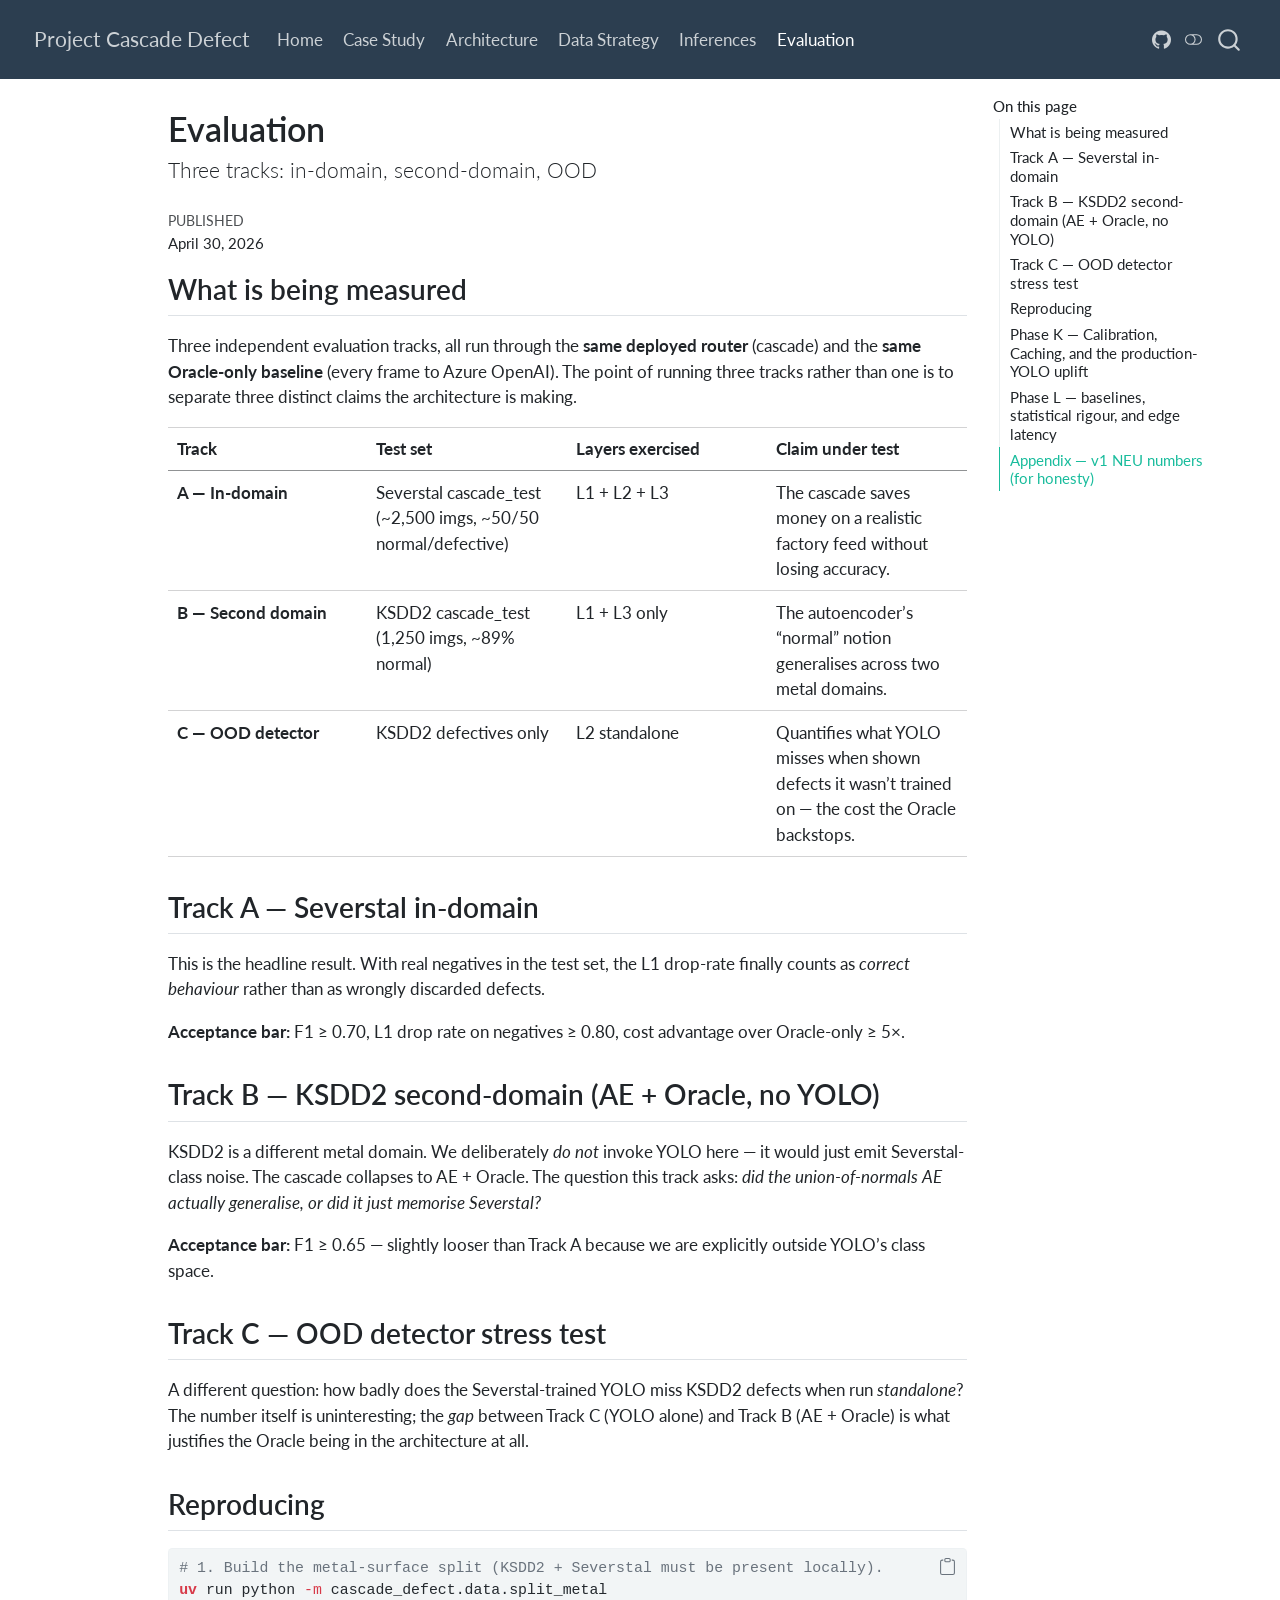
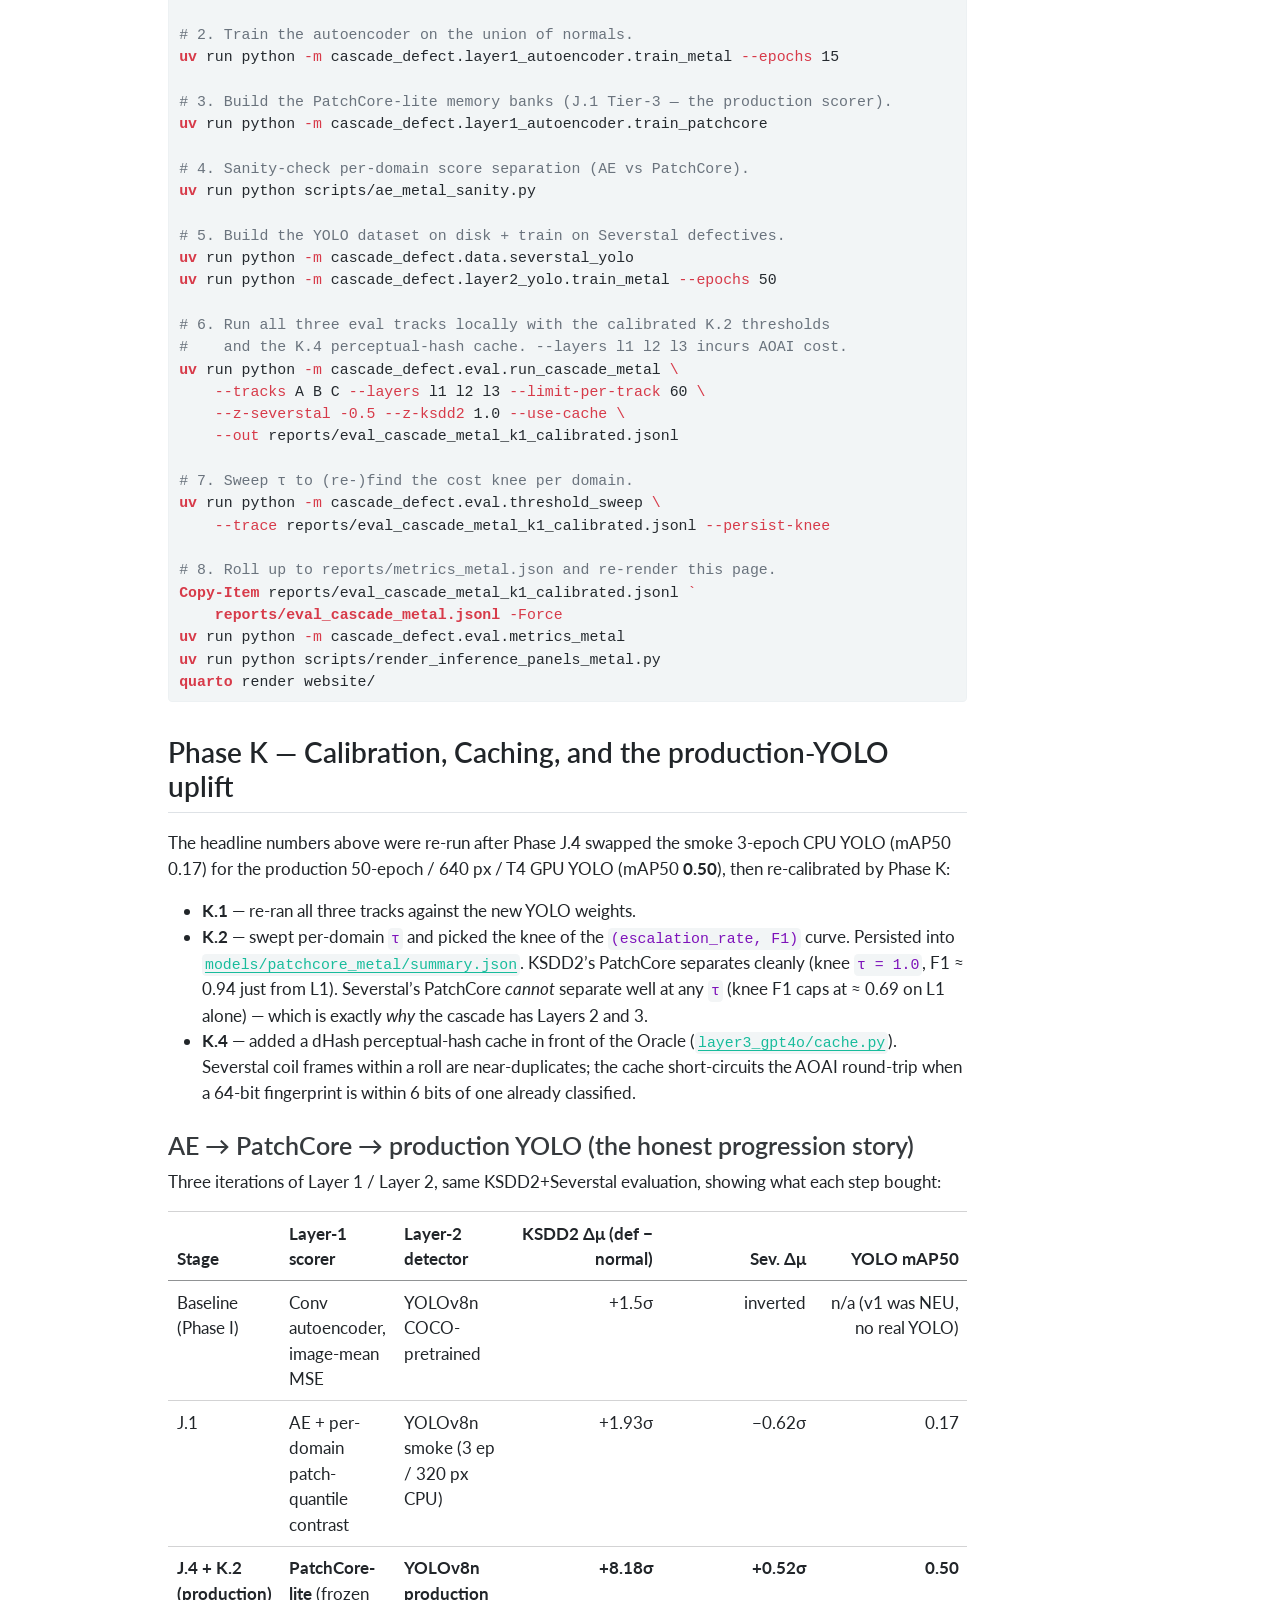
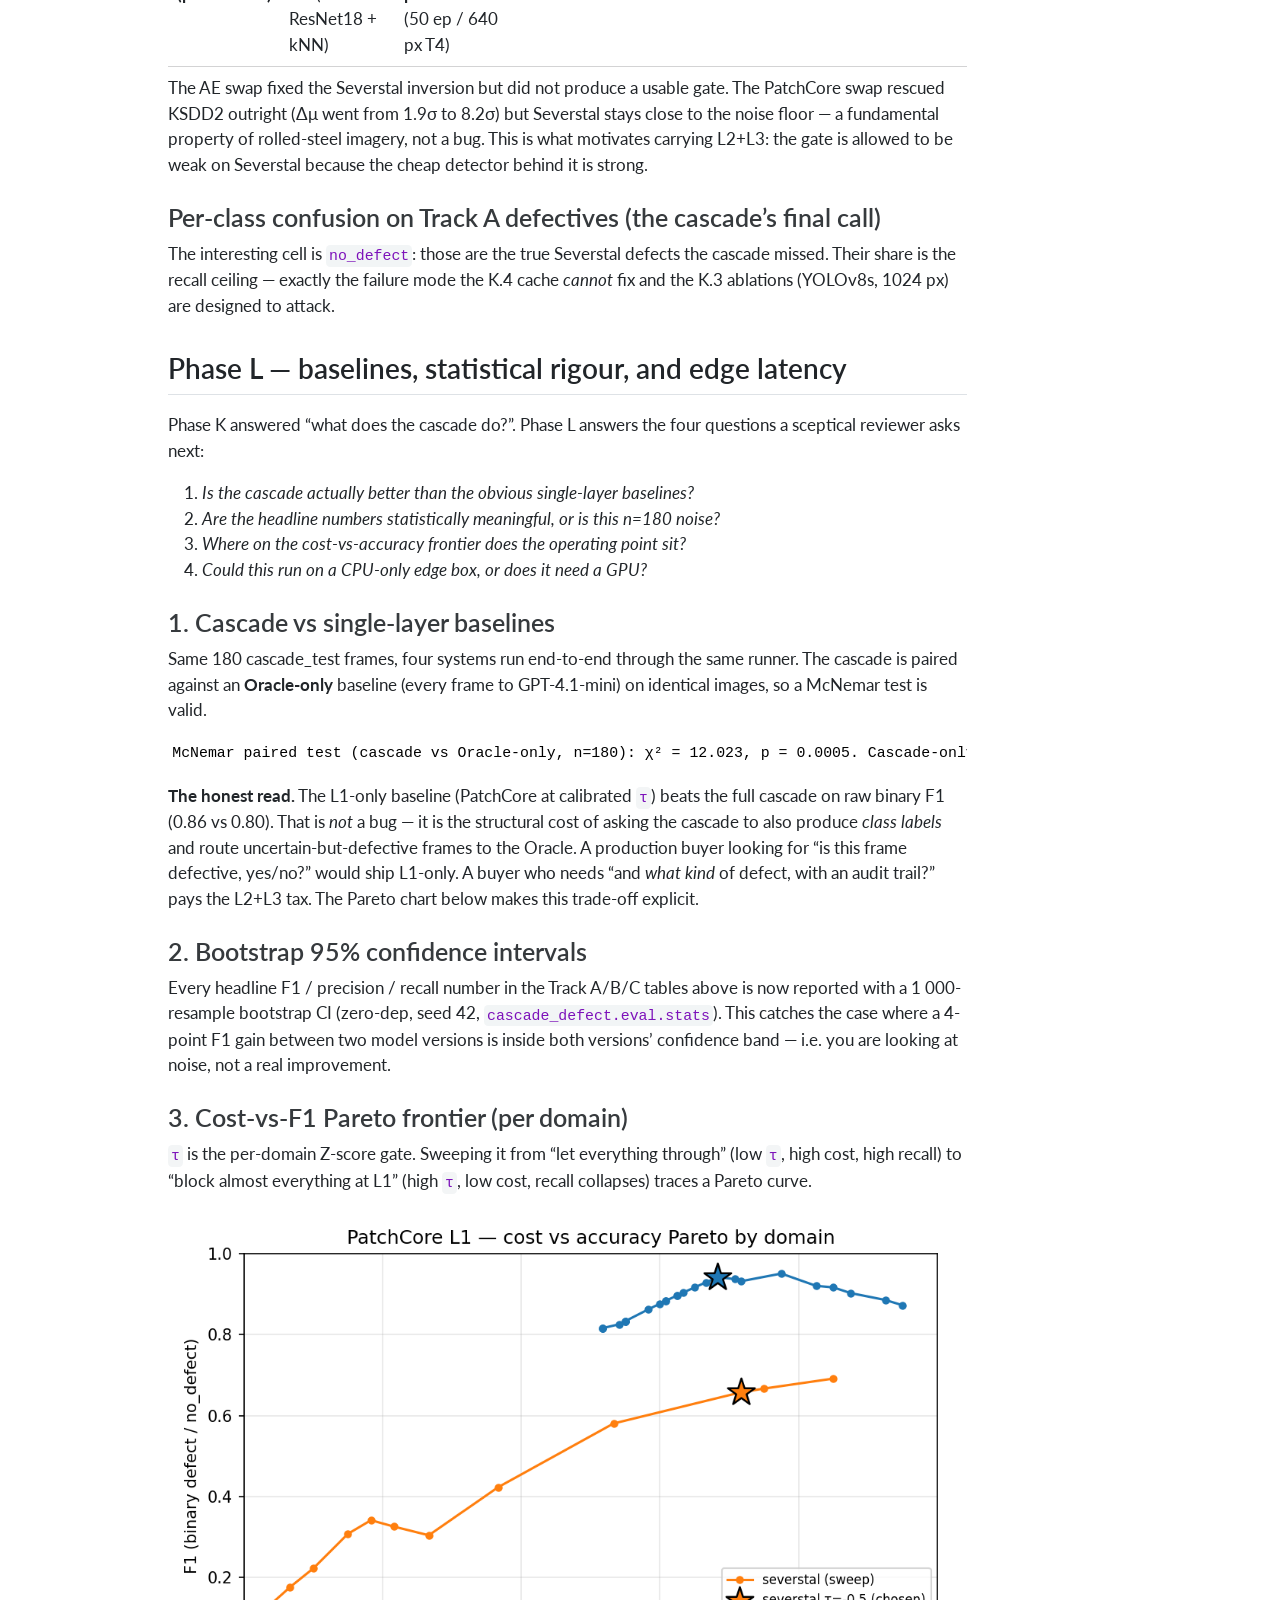
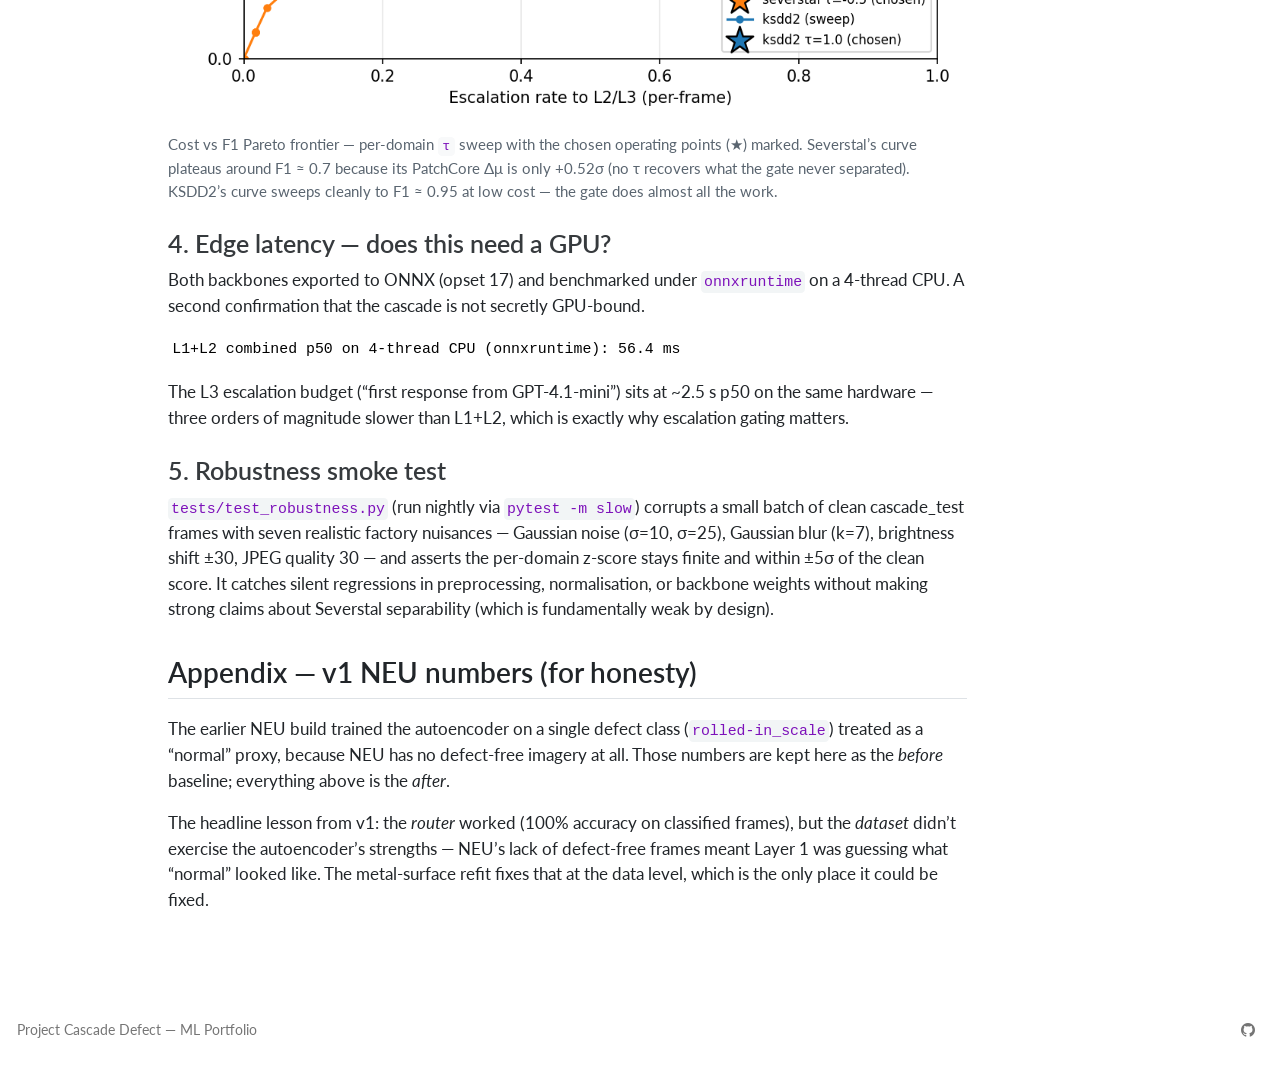
<file: docs/evaluation.html>
<!DOCTYPE html>
<html xmlns="http://www.w3.org/1999/xhtml" lang="en" xml:lang="en"><head>

<meta charset="utf-8">
<meta name="generator" content="quarto-1.8.25">

<meta name="viewport" content="width=device-width, initial-scale=1.0, user-scalable=yes">

<meta name="dcterms.date" content="2026-04-30">

<title>Evaluation – Project Cascade Defect</title>
<style>
code{white-space: pre-wrap;}
span.smallcaps{font-variant: small-caps;}
div.columns{display: flex; gap: min(4vw, 1.5em);}
div.column{flex: auto; overflow-x: auto;}
div.hanging-indent{margin-left: 1.5em; text-indent: -1.5em;}
ul.task-list{list-style: none;}
ul.task-list li input[type="checkbox"] {
  width: 0.8em;
  margin: 0 0.8em 0.2em -1em; /* quarto-specific, see https://github.com/quarto-dev/quarto-cli/issues/4556 */ 
  vertical-align: middle;
}
/* CSS for syntax highlighting */
html { -webkit-text-size-adjust: 100%; }
pre > code.sourceCode { white-space: pre; position: relative; }
pre > code.sourceCode > span { display: inline-block; line-height: 1.25; }
pre > code.sourceCode > span:empty { height: 1.2em; }
.sourceCode { overflow: visible; }
code.sourceCode > span { color: inherit; text-decoration: inherit; }
div.sourceCode { margin: 1em 0; }
pre.sourceCode { margin: 0; }
@media screen {
div.sourceCode { overflow: auto; }
}
@media print {
pre > code.sourceCode { white-space: pre-wrap; }
pre > code.sourceCode > span { text-indent: -5em; padding-left: 5em; }
}
pre.numberSource code
  { counter-reset: source-line 0; }
pre.numberSource code > span
  { position: relative; left: -4em; counter-increment: source-line; }
pre.numberSource code > span > a:first-child::before
  { content: counter(source-line);
    position: relative; left: -1em; text-align: right; vertical-align: baseline;
    border: none; display: inline-block;
    -webkit-touch-callout: none; -webkit-user-select: none;
    -khtml-user-select: none; -moz-user-select: none;
    -ms-user-select: none; user-select: none;
    padding: 0 4px; width: 4em;
  }
pre.numberSource { margin-left: 3em;  padding-left: 4px; }
div.sourceCode
  {   }
@media screen {
pre > code.sourceCode > span > a:first-child::before { text-decoration: underline; }
}
</style>


<script src="site_libs/quarto-nav/quarto-nav.js"></script>
<script src="site_libs/quarto-nav/headroom.min.js"></script>
<script src="site_libs/clipboard/clipboard.min.js"></script>
<script src="site_libs/quarto-search/autocomplete.umd.js"></script>
<script src="site_libs/quarto-search/fuse.min.js"></script>
<script src="site_libs/quarto-search/quarto-search.js"></script>
<meta name="quarto:offset" content="./">
<link href="./assets/favicon.ico" rel="icon">
<script src="site_libs/quarto-html/quarto.js" type="module"></script>
<script src="site_libs/quarto-html/tabsets/tabsets.js" type="module"></script>
<script src="site_libs/quarto-html/axe/axe-check.js" type="module"></script>
<script src="site_libs/quarto-html/popper.min.js"></script>
<script src="site_libs/quarto-html/tippy.umd.min.js"></script>
<script src="site_libs/quarto-html/anchor.min.js"></script>
<link href="site_libs/quarto-html/tippy.css" rel="stylesheet">
<link href="site_libs/quarto-html/quarto-syntax-highlighting-065a5179aebd64318d7ea99d77b64a9e.css" rel="stylesheet" class="quarto-color-scheme" id="quarto-text-highlighting-styles">
<link href="site_libs/quarto-html/quarto-syntax-highlighting-dark-969ddfa49e00a70eb3423444dbc81f6c.css" rel="stylesheet" class="quarto-color-scheme quarto-color-alternate" id="quarto-text-highlighting-styles">
<link href="site_libs/quarto-html/quarto-syntax-highlighting-065a5179aebd64318d7ea99d77b64a9e.css" rel="stylesheet" class="quarto-color-scheme-extra" id="quarto-text-highlighting-styles">
<script src="site_libs/bootstrap/bootstrap.min.js"></script>
<link href="site_libs/bootstrap/bootstrap-icons.css" rel="stylesheet">
<link href="site_libs/bootstrap/bootstrap-6c17f5b0fb68843ed4719f05c4fa2958.min.css" rel="stylesheet" append-hash="true" class="quarto-color-scheme" id="quarto-bootstrap" data-mode="light">
<link href="site_libs/bootstrap/bootstrap-dark-3acd9f2b5eccf98692d400b1b7990e0b.min.css" rel="stylesheet" append-hash="true" class="quarto-color-scheme quarto-color-alternate" id="quarto-bootstrap" data-mode="dark">
<link href="site_libs/bootstrap/bootstrap-6c17f5b0fb68843ed4719f05c4fa2958.min.css" rel="stylesheet" append-hash="true" class="quarto-color-scheme-extra" id="quarto-bootstrap" data-mode="light">
<script id="quarto-search-options" type="application/json">{
  "location": "navbar",
  "copy-button": false,
  "collapse-after": 3,
  "panel-placement": "end",
  "type": "overlay",
  "limit": 50,
  "keyboard-shortcut": [
    "f",
    "/",
    "s"
  ],
  "show-item-context": false,
  "language": {
    "search-no-results-text": "No results",
    "search-matching-documents-text": "matching documents",
    "search-copy-link-title": "Copy link to search",
    "search-hide-matches-text": "Hide additional matches",
    "search-more-match-text": "more match in this document",
    "search-more-matches-text": "more matches in this document",
    "search-clear-button-title": "Clear",
    "search-text-placeholder": "",
    "search-detached-cancel-button-title": "Cancel",
    "search-submit-button-title": "Submit",
    "search-label": "Search"
  }
}</script>
<style>html{ scroll-behavior: smooth; }</style>


</head>

<body class="nav-fixed quarto-light"><script id="quarto-html-before-body" type="application/javascript">
    const toggleBodyColorMode = (bsSheetEl) => {
      const mode = bsSheetEl.getAttribute("data-mode");
      const bodyEl = window.document.querySelector("body");
      if (mode === "dark") {
        bodyEl.classList.add("quarto-dark");
        bodyEl.classList.remove("quarto-light");
      } else {
        bodyEl.classList.add("quarto-light");
        bodyEl.classList.remove("quarto-dark");
      }
    }
    const toggleBodyColorPrimary = () => {
      const bsSheetEl = window.document.querySelector("link#quarto-bootstrap:not([rel=disabled-stylesheet])");
      if (bsSheetEl) {
        toggleBodyColorMode(bsSheetEl);
      }
    }
    const setColorSchemeToggle = (alternate) => {
      const toggles = window.document.querySelectorAll('.quarto-color-scheme-toggle');
      for (let i=0; i < toggles.length; i++) {
        const toggle = toggles[i];
        if (toggle) {
          if (alternate) {
            toggle.classList.add("alternate");
          } else {
            toggle.classList.remove("alternate");
          }
        }
      }
    };
    const toggleColorMode = (alternate) => {
      // Switch the stylesheets
      const primaryStylesheets = window.document.querySelectorAll('link.quarto-color-scheme:not(.quarto-color-alternate)');
      const alternateStylesheets = window.document.querySelectorAll('link.quarto-color-scheme.quarto-color-alternate');
      manageTransitions('#quarto-margin-sidebar .nav-link', false);
      if (alternate) {
        // note: dark is layered on light, we don't disable primary!
        enableStylesheet(alternateStylesheets);
        for (const sheetNode of alternateStylesheets) {
          if (sheetNode.id === "quarto-bootstrap") {
            toggleBodyColorMode(sheetNode);
          }
        }
      } else {
        disableStylesheet(alternateStylesheets);
        enableStylesheet(primaryStylesheets)
        toggleBodyColorPrimary();
      }
      manageTransitions('#quarto-margin-sidebar .nav-link', true);
      // Switch the toggles
      setColorSchemeToggle(alternate)
      // Hack to workaround the fact that safari doesn't
      // properly recolor the scrollbar when toggling (#1455)
      if (navigator.userAgent.indexOf('Safari') > 0 && navigator.userAgent.indexOf('Chrome') == -1) {
        manageTransitions("body", false);
        window.scrollTo(0, 1);
        setTimeout(() => {
          window.scrollTo(0, 0);
          manageTransitions("body", true);
        }, 40);
      }
    }
    const disableStylesheet = (stylesheets) => {
      for (let i=0; i < stylesheets.length; i++) {
        const stylesheet = stylesheets[i];
        stylesheet.rel = 'disabled-stylesheet';
      }
    }
    const enableStylesheet = (stylesheets) => {
      for (let i=0; i < stylesheets.length; i++) {
        const stylesheet = stylesheets[i];
        if(stylesheet.rel !== 'stylesheet') { // for Chrome, which will still FOUC without this check
          stylesheet.rel = 'stylesheet';
        }
      }
    }
    const manageTransitions = (selector, allowTransitions) => {
      const els = window.document.querySelectorAll(selector);
      for (let i=0; i < els.length; i++) {
        const el = els[i];
        if (allowTransitions) {
          el.classList.remove('notransition');
        } else {
          el.classList.add('notransition');
        }
      }
    }
    const isFileUrl = () => {
      return window.location.protocol === 'file:';
    }
    const hasAlternateSentinel = () => {
      let styleSentinel = getColorSchemeSentinel();
      if (styleSentinel !== null) {
        return styleSentinel === "alternate";
      } else {
        return false;
      }
    }
    const setStyleSentinel = (alternate) => {
      const value = alternate ? "alternate" : "default";
      if (!isFileUrl()) {
        window.localStorage.setItem("quarto-color-scheme", value);
      } else {
        localAlternateSentinel = value;
      }
    }
    const getColorSchemeSentinel = () => {
      if (!isFileUrl()) {
        const storageValue = window.localStorage.getItem("quarto-color-scheme");
        return storageValue != null ? storageValue : localAlternateSentinel;
      } else {
        return localAlternateSentinel;
      }
    }
    const toggleGiscusIfUsed = (isAlternate, darkModeDefault) => {
      const baseTheme = document.querySelector('#giscus-base-theme')?.value ?? 'light';
      const alternateTheme = document.querySelector('#giscus-alt-theme')?.value ?? 'dark';
      let newTheme = '';
      if(authorPrefersDark) {
        newTheme = isAlternate ? baseTheme : alternateTheme;
      } else {
        newTheme = isAlternate ? alternateTheme : baseTheme;
      }
      const changeGiscusTheme = () => {
        // From: https://github.com/giscus/giscus/issues/336
        const sendMessage = (message) => {
          const iframe = document.querySelector('iframe.giscus-frame');
          if (!iframe) return;
          iframe.contentWindow.postMessage({ giscus: message }, 'https://giscus.app');
        }
        sendMessage({
          setConfig: {
            theme: newTheme
          }
        });
      }
      const isGiscussLoaded = window.document.querySelector('iframe.giscus-frame') !== null;
      if (isGiscussLoaded) {
        changeGiscusTheme();
      }
    };
    const authorPrefersDark = false;
    const darkModeDefault = authorPrefersDark;
      document.querySelector('link#quarto-text-highlighting-styles.quarto-color-scheme-extra').rel = 'disabled-stylesheet';
      document.querySelector('link#quarto-bootstrap.quarto-color-scheme-extra').rel = 'disabled-stylesheet';
    let localAlternateSentinel = darkModeDefault ? 'alternate' : 'default';
    // Dark / light mode switch
    window.quartoToggleColorScheme = () => {
      // Read the current dark / light value
      let toAlternate = !hasAlternateSentinel();
      toggleColorMode(toAlternate);
      setStyleSentinel(toAlternate);
      toggleGiscusIfUsed(toAlternate, darkModeDefault);
      window.dispatchEvent(new Event('resize'));
    };
    // Switch to dark mode if need be
    if (hasAlternateSentinel()) {
      toggleColorMode(true);
    } else {
      toggleColorMode(false);
    }
  </script>

<div id="quarto-search-results"></div>
  <header id="quarto-header" class="headroom fixed-top">
    <nav class="navbar navbar-expand-lg " data-bs-theme="dark">
      <div class="navbar-container container-fluid">
      <div class="navbar-brand-container mx-auto">
    <a href="./index.html" class="navbar-brand navbar-brand-logo">
    </a>
    <a class="navbar-brand" href="./index.html">
    <span class="navbar-title">Project Cascade Defect</span>
    </a>
  </div>
            <div id="quarto-search" class="" title="Search"></div>
          <button class="navbar-toggler" type="button" data-bs-toggle="collapse" data-bs-target="#navbarCollapse" aria-controls="navbarCollapse" role="menu" aria-expanded="false" aria-label="Toggle navigation" onclick="if (window.quartoToggleHeadroom) { window.quartoToggleHeadroom(); }">
  <span class="navbar-toggler-icon"></span>
</button>
          <div class="collapse navbar-collapse" id="navbarCollapse">
            <ul class="navbar-nav navbar-nav-scroll me-auto">
  <li class="nav-item">
    <a class="nav-link" href="./index.html"> 
<span class="menu-text">Home</span></a>
  </li>  
  <li class="nav-item">
    <a class="nav-link" href="./case_study.html"> 
<span class="menu-text">Case Study</span></a>
  </li>  
  <li class="nav-item">
    <a class="nav-link" href="./architecture.html"> 
<span class="menu-text">Architecture</span></a>
  </li>  
  <li class="nav-item">
    <a class="nav-link" href="./data-strategy.html"> 
<span class="menu-text">Data Strategy</span></a>
  </li>  
  <li class="nav-item">
    <a class="nav-link" href="./inferences.html"> 
<span class="menu-text">Inferences</span></a>
  </li>  
  <li class="nav-item">
    <a class="nav-link active" href="./evaluation.html" aria-current="page"> 
<span class="menu-text">Evaluation</span></a>
  </li>  
</ul>
            <ul class="navbar-nav navbar-nav-scroll ms-auto">
  <li class="nav-item compact">
    <a class="nav-link" href="https://github.com/j-jayes/Scratching-the-Surface"> <i class="bi bi-github" role="img" aria-label="GitHub">
</i> 
<span class="menu-text"></span></a>
  </li>  
</ul>
          </div> <!-- /navcollapse -->
            <div class="quarto-navbar-tools">
  <a href="" class="quarto-color-scheme-toggle quarto-navigation-tool  px-1" onclick="window.quartoToggleColorScheme(); return false;" title="Toggle dark mode"><i class="bi"></i></a>
</div>
      </div> <!-- /container-fluid -->
    </nav>
</header>
<!-- content -->
<div id="quarto-content" class="quarto-container page-columns page-rows-contents page-layout-article page-navbar">
<!-- sidebar -->
<!-- margin-sidebar -->
    <div id="quarto-margin-sidebar" class="sidebar margin-sidebar">
        <nav id="TOC" role="doc-toc" class="toc-active">
    <h2 id="toc-title">On this page</h2>
   
  <ul>
  <li><a href="#what-is-being-measured" id="toc-what-is-being-measured" class="nav-link active" data-scroll-target="#what-is-being-measured">What is being measured</a></li>
  <li><a href="#track-a-severstal-in-domain" id="toc-track-a-severstal-in-domain" class="nav-link" data-scroll-target="#track-a-severstal-in-domain">Track A — Severstal in-domain</a></li>
  <li><a href="#track-b-ksdd2-second-domain-ae-oracle-no-yolo" id="toc-track-b-ksdd2-second-domain-ae-oracle-no-yolo" class="nav-link" data-scroll-target="#track-b-ksdd2-second-domain-ae-oracle-no-yolo">Track B — KSDD2 second-domain (AE + Oracle, no YOLO)</a></li>
  <li><a href="#track-c-ood-detector-stress-test" id="toc-track-c-ood-detector-stress-test" class="nav-link" data-scroll-target="#track-c-ood-detector-stress-test">Track C — OOD detector stress test</a></li>
  <li><a href="#reproducing" id="toc-reproducing" class="nav-link" data-scroll-target="#reproducing">Reproducing</a></li>
  <li><a href="#phase-k-calibration-caching-and-the-production-yolo-uplift" id="toc-phase-k-calibration-caching-and-the-production-yolo-uplift" class="nav-link" data-scroll-target="#phase-k-calibration-caching-and-the-production-yolo-uplift">Phase K — Calibration, Caching, and the production-YOLO uplift</a>
  <ul class="collapse">
  <li><a href="#ae-patchcore-production-yolo-the-honest-progression-story" id="toc-ae-patchcore-production-yolo-the-honest-progression-story" class="nav-link" data-scroll-target="#ae-patchcore-production-yolo-the-honest-progression-story">AE → PatchCore → production YOLO (the honest progression story)</a></li>
  <li><a href="#per-class-confusion-on-track-a-defectives-the-cascades-final-call" id="toc-per-class-confusion-on-track-a-defectives-the-cascades-final-call" class="nav-link" data-scroll-target="#per-class-confusion-on-track-a-defectives-the-cascades-final-call">Per-class confusion on Track A defectives (the cascade’s final call)</a></li>
  </ul></li>
  <li><a href="#phase-l-baselines-statistical-rigour-and-edge-latency" id="toc-phase-l-baselines-statistical-rigour-and-edge-latency" class="nav-link" data-scroll-target="#phase-l-baselines-statistical-rigour-and-edge-latency">Phase L — baselines, statistical rigour, and edge latency</a>
  <ul class="collapse">
  <li><a href="#cascade-vs-single-layer-baselines" id="toc-cascade-vs-single-layer-baselines" class="nav-link" data-scroll-target="#cascade-vs-single-layer-baselines">1. Cascade vs single-layer baselines</a></li>
  <li><a href="#bootstrap-95-confidence-intervals" id="toc-bootstrap-95-confidence-intervals" class="nav-link" data-scroll-target="#bootstrap-95-confidence-intervals">2. Bootstrap 95% confidence intervals</a></li>
  <li><a href="#cost-vs-f1-pareto-frontier-per-domain" id="toc-cost-vs-f1-pareto-frontier-per-domain" class="nav-link" data-scroll-target="#cost-vs-f1-pareto-frontier-per-domain">3. Cost-vs-F1 Pareto frontier (per domain)</a></li>
  <li><a href="#edge-latency-does-this-need-a-gpu" id="toc-edge-latency-does-this-need-a-gpu" class="nav-link" data-scroll-target="#edge-latency-does-this-need-a-gpu">4. Edge latency — does this need a GPU?</a></li>
  <li><a href="#robustness-smoke-test" id="toc-robustness-smoke-test" class="nav-link" data-scroll-target="#robustness-smoke-test">5. Robustness smoke test</a></li>
  </ul></li>
  <li><a href="#appendix-v1-neu-numbers-for-honesty" id="toc-appendix-v1-neu-numbers-for-honesty" class="nav-link" data-scroll-target="#appendix-v1-neu-numbers-for-honesty">Appendix — v1 NEU numbers (for honesty)</a></li>
  </ul>
</nav>
    </div>
<!-- main -->
<main class="content" id="quarto-document-content">


<header id="title-block-header" class="quarto-title-block default">
<div class="quarto-title">
<h1 class="title">Evaluation</h1>
<p class="subtitle lead">Three tracks: in-domain, second-domain, OOD</p>
</div>



<div class="quarto-title-meta">

    
    <div>
    <div class="quarto-title-meta-heading">Published</div>
    <div class="quarto-title-meta-contents">
      <p class="date">April 30, 2026</p>
    </div>
  </div>
  
    
  </div>
  


</header>


<section id="what-is-being-measured" class="level2">
<h2 class="anchored" data-anchor-id="what-is-being-measured">What is being measured</h2>
<p>Three independent evaluation tracks, all run through the <strong>same deployed router</strong> (cascade) and the <strong>same Oracle-only baseline</strong> (every frame to Azure OpenAI). The point of running three tracks rather than one is to separate three distinct claims the architecture is making.</p>
<table class="caption-top table">
<colgroup>
<col style="width: 25%">
<col style="width: 25%">
<col style="width: 25%">
<col style="width: 25%">
</colgroup>
<thead>
<tr class="header">
<th>Track</th>
<th>Test set</th>
<th>Layers exercised</th>
<th>Claim under test</th>
</tr>
</thead>
<tbody>
<tr class="odd">
<td><strong>A — In-domain</strong></td>
<td>Severstal cascade_test (~2,500 imgs, ~50/50 normal/defective)</td>
<td>L1 + L2 + L3</td>
<td>The cascade saves money on a realistic factory feed without losing accuracy.</td>
</tr>
<tr class="even">
<td><strong>B — Second domain</strong></td>
<td>KSDD2 cascade_test (1,250 imgs, ~89% normal)</td>
<td>L1 + L3 only</td>
<td>The autoencoder’s “normal” notion generalises across two metal domains.</td>
</tr>
<tr class="odd">
<td><strong>C — OOD detector</strong></td>
<td>KSDD2 defectives only</td>
<td>L2 standalone</td>
<td>Quantifies what YOLO misses when shown defects it wasn’t trained on — the cost the Oracle backstops.</td>
</tr>
</tbody>
</table>
</section>
<section id="track-a-severstal-in-domain" class="level2">
<h2 class="anchored" data-anchor-id="track-a-severstal-in-domain">Track A — Severstal in-domain</h2>
<p>This is the headline result. With real negatives in the test set, the L1 drop-rate finally counts as <em>correct behaviour</em> rather than as wrongly discarded defects.</p>
<p><strong>Acceptance bar:</strong> F1 ≥ 0.70, L1 drop rate on negatives ≥ 0.80, cost advantage over Oracle-only ≥ 5×.</p>
</section>
<section id="track-b-ksdd2-second-domain-ae-oracle-no-yolo" class="level2">
<h2 class="anchored" data-anchor-id="track-b-ksdd2-second-domain-ae-oracle-no-yolo">Track B — KSDD2 second-domain (AE + Oracle, no YOLO)</h2>
<p>KSDD2 is a different metal domain. We deliberately <em>do not</em> invoke YOLO here — it would just emit Severstal-class noise. The cascade collapses to AE + Oracle. The question this track asks: <em>did the union-of-normals AE actually generalise, or did it just memorise Severstal?</em></p>
<p><strong>Acceptance bar:</strong> F1 ≥ 0.65 — slightly looser than Track A because we are explicitly outside YOLO’s class space.</p>
</section>
<section id="track-c-ood-detector-stress-test" class="level2">
<h2 class="anchored" data-anchor-id="track-c-ood-detector-stress-test">Track C — OOD detector stress test</h2>
<p>A different question: how badly does the Severstal-trained YOLO miss KSDD2 defects when run <em>standalone</em>? The number itself is uninteresting; the <em>gap</em> between Track C (YOLO alone) and Track B (AE + Oracle) is what justifies the Oracle being in the architecture at all.</p>
</section>
<section id="reproducing" class="level2">
<h2 class="anchored" data-anchor-id="reproducing">Reproducing</h2>
<div class="code-copy-outer-scaffold"><div class="sourceCode" id="cb1"><pre class="sourceCode bash code-with-copy"><code class="sourceCode bash"><span id="cb1-1"><a href="#cb1-1" aria-hidden="true" tabindex="-1"></a><span class="co"># 1. Build the metal-surface split (KSDD2 + Severstal must be present locally).</span></span>
<span id="cb1-2"><a href="#cb1-2" aria-hidden="true" tabindex="-1"></a><span class="ex">uv</span> run python <span class="at">-m</span> cascade_defect.data.split_metal</span>
<span id="cb1-3"><a href="#cb1-3" aria-hidden="true" tabindex="-1"></a></span>
<span id="cb1-4"><a href="#cb1-4" aria-hidden="true" tabindex="-1"></a><span class="co"># 2. Train the autoencoder on the union of normals.</span></span>
<span id="cb1-5"><a href="#cb1-5" aria-hidden="true" tabindex="-1"></a><span class="ex">uv</span> run python <span class="at">-m</span> cascade_defect.layer1_autoencoder.train_metal <span class="at">--epochs</span> 15</span>
<span id="cb1-6"><a href="#cb1-6" aria-hidden="true" tabindex="-1"></a></span>
<span id="cb1-7"><a href="#cb1-7" aria-hidden="true" tabindex="-1"></a><span class="co"># 3. Build the PatchCore-lite memory banks (J.1 Tier-3 — the production scorer).</span></span>
<span id="cb1-8"><a href="#cb1-8" aria-hidden="true" tabindex="-1"></a><span class="ex">uv</span> run python <span class="at">-m</span> cascade_defect.layer1_autoencoder.train_patchcore</span>
<span id="cb1-9"><a href="#cb1-9" aria-hidden="true" tabindex="-1"></a></span>
<span id="cb1-10"><a href="#cb1-10" aria-hidden="true" tabindex="-1"></a><span class="co"># 4. Sanity-check per-domain score separation (AE vs PatchCore).</span></span>
<span id="cb1-11"><a href="#cb1-11" aria-hidden="true" tabindex="-1"></a><span class="ex">uv</span> run python scripts/ae_metal_sanity.py</span>
<span id="cb1-12"><a href="#cb1-12" aria-hidden="true" tabindex="-1"></a></span>
<span id="cb1-13"><a href="#cb1-13" aria-hidden="true" tabindex="-1"></a><span class="co"># 5. Build the YOLO dataset on disk + train on Severstal defectives.</span></span>
<span id="cb1-14"><a href="#cb1-14" aria-hidden="true" tabindex="-1"></a><span class="ex">uv</span> run python <span class="at">-m</span> cascade_defect.data.severstal_yolo</span>
<span id="cb1-15"><a href="#cb1-15" aria-hidden="true" tabindex="-1"></a><span class="ex">uv</span> run python <span class="at">-m</span> cascade_defect.layer2_yolo.train_metal <span class="at">--epochs</span> 50</span>
<span id="cb1-16"><a href="#cb1-16" aria-hidden="true" tabindex="-1"></a></span>
<span id="cb1-17"><a href="#cb1-17" aria-hidden="true" tabindex="-1"></a><span class="co"># 6. Run all three eval tracks locally with the calibrated K.2 thresholds</span></span>
<span id="cb1-18"><a href="#cb1-18" aria-hidden="true" tabindex="-1"></a><span class="co">#    and the K.4 perceptual-hash cache. --layers l1 l2 l3 incurs AOAI cost.</span></span>
<span id="cb1-19"><a href="#cb1-19" aria-hidden="true" tabindex="-1"></a><span class="ex">uv</span> run python <span class="at">-m</span> cascade_defect.eval.run_cascade_metal <span class="dt">\</span></span>
<span id="cb1-20"><a href="#cb1-20" aria-hidden="true" tabindex="-1"></a>    <span class="at">--tracks</span> A B C <span class="at">--layers</span> l1 l2 l3 <span class="at">--limit-per-track</span> 60 <span class="dt">\</span></span>
<span id="cb1-21"><a href="#cb1-21" aria-hidden="true" tabindex="-1"></a>    <span class="at">--z-severstal</span> <span class="at">-0.5</span> <span class="at">--z-ksdd2</span> 1.0 <span class="at">--use-cache</span> <span class="dt">\</span></span>
<span id="cb1-22"><a href="#cb1-22" aria-hidden="true" tabindex="-1"></a>    <span class="at">--out</span> reports/eval_cascade_metal_k1_calibrated.jsonl</span>
<span id="cb1-23"><a href="#cb1-23" aria-hidden="true" tabindex="-1"></a></span>
<span id="cb1-24"><a href="#cb1-24" aria-hidden="true" tabindex="-1"></a><span class="co"># 7. Sweep τ to (re-)find the cost knee per domain.</span></span>
<span id="cb1-25"><a href="#cb1-25" aria-hidden="true" tabindex="-1"></a><span class="ex">uv</span> run python <span class="at">-m</span> cascade_defect.eval.threshold_sweep <span class="dt">\</span></span>
<span id="cb1-26"><a href="#cb1-26" aria-hidden="true" tabindex="-1"></a>    <span class="at">--trace</span> reports/eval_cascade_metal_k1_calibrated.jsonl <span class="at">--persist-knee</span></span>
<span id="cb1-27"><a href="#cb1-27" aria-hidden="true" tabindex="-1"></a></span>
<span id="cb1-28"><a href="#cb1-28" aria-hidden="true" tabindex="-1"></a><span class="co"># 8. Roll up to reports/metrics_metal.json and re-render this page.</span></span>
<span id="cb1-29"><a href="#cb1-29" aria-hidden="true" tabindex="-1"></a><span class="ex">Copy-Item</span> reports/eval_cascade_metal_k1_calibrated.jsonl <span class="kw">`</span></span>
<span id="cb1-30"><a href="#cb1-30" aria-hidden="true" tabindex="-1"></a>    <span class="ex">reports/eval_cascade_metal.jsonl</span> <span class="at">-Force</span></span>
<span id="cb1-31"><a href="#cb1-31" aria-hidden="true" tabindex="-1"></a><span class="ex">uv</span> run python <span class="at">-m</span> cascade_defect.eval.metrics_metal</span>
<span id="cb1-32"><a href="#cb1-32" aria-hidden="true" tabindex="-1"></a><span class="ex">uv</span> run python scripts/render_inference_panels_metal.py</span>
<span id="cb1-33"><a href="#cb1-33" aria-hidden="true" tabindex="-1"></a><span class="ex">quarto</span> render website/</span></code></pre></div><button title="Copy to Clipboard" class="code-copy-button"><i class="bi"></i></button></div>
</section>
<section id="phase-k-calibration-caching-and-the-production-yolo-uplift" class="level2">
<h2 class="anchored" data-anchor-id="phase-k-calibration-caching-and-the-production-yolo-uplift">Phase K — Calibration, Caching, and the production-YOLO uplift</h2>
<p>The headline numbers above were re-run after Phase J.4 swapped the smoke 3-epoch CPU YOLO (mAP50 0.17) for the production 50-epoch / 640 px / T4 GPU YOLO (mAP50 <strong>0.50</strong>), then re-calibrated by Phase K:</p>
<ul>
<li><strong>K.1</strong> — re-ran all three tracks against the new YOLO weights.</li>
<li><strong>K.2</strong> — swept per-domain <code>τ</code> and picked the knee of the <code>(escalation_rate, F1)</code> curve. Persisted into <a href="https://github.com/j-jayes/Scratching-the-Surface/blob/main/models/patchcore_metal/summary.json"><code>models/patchcore_metal/summary.json</code></a>. KSDD2’s PatchCore separates cleanly (knee <code>τ = 1.0</code>, F1 ≈ 0.94 just from L1). Severstal’s PatchCore <em>cannot</em> separate well at any <code>τ</code> (knee F1 caps at ≈ 0.69 on L1 alone) — which is exactly <em>why</em> the cascade has Layers 2 and 3.</li>
<li><strong>K.4</strong> — added a dHash perceptual-hash cache in front of the Oracle (<a href="https://github.com/j-jayes/Scratching-the-Surface/blob/main/src/cascade_defect/layer3_gpt4o/cache.py"><code>layer3_gpt4o/cache.py</code></a>). Severstal coil frames within a roll are near-duplicates; the cache short-circuits the AOAI round-trip when a 64-bit fingerprint is within 6 bits of one already classified.</li>
</ul>
<section id="ae-patchcore-production-yolo-the-honest-progression-story" class="level3">
<h3 class="anchored" data-anchor-id="ae-patchcore-production-yolo-the-honest-progression-story">AE → PatchCore → production YOLO (the honest progression story)</h3>
<p>Three iterations of Layer 1 / Layer 2, same KSDD2+Severstal evaluation, showing what each step bought:</p>
<table class="caption-top table">
<colgroup>
<col style="width: 14%">
<col style="width: 14%">
<col style="width: 14%">
<col style="width: 19%">
<col style="width: 19%">
<col style="width: 19%">
</colgroup>
<thead>
<tr class="header">
<th>Stage</th>
<th>Layer-1 scorer</th>
<th>Layer-2 detector</th>
<th style="text-align: right;">KSDD2 Δμ (def − normal)</th>
<th style="text-align: right;">Sev. Δμ</th>
<th style="text-align: right;">YOLO mAP50</th>
</tr>
</thead>
<tbody>
<tr class="odd">
<td>Baseline (Phase I)</td>
<td>Conv autoencoder, image-mean MSE</td>
<td>YOLOv8n COCO-pretrained</td>
<td style="text-align: right;">+1.5σ</td>
<td style="text-align: right;">inverted</td>
<td style="text-align: right;">n/a (v1 was NEU, no real YOLO)</td>
</tr>
<tr class="even">
<td>J.1</td>
<td>AE + per-domain patch-quantile contrast</td>
<td>YOLOv8n smoke (3 ep / 320 px CPU)</td>
<td style="text-align: right;">+1.93σ</td>
<td style="text-align: right;">−0.62σ</td>
<td style="text-align: right;">0.17</td>
</tr>
<tr class="odd">
<td><strong>J.4 + K.2 (production)</strong></td>
<td><strong>PatchCore-lite</strong> (frozen ResNet18 + kNN)</td>
<td><strong>YOLOv8n production</strong> (50 ep / 640 px T4)</td>
<td style="text-align: right;"><strong>+8.18σ</strong></td>
<td style="text-align: right;"><strong>+0.52σ</strong></td>
<td style="text-align: right;"><strong>0.50</strong></td>
</tr>
</tbody>
</table>
<p>The AE swap fixed the Severstal inversion but did not produce a usable gate. The PatchCore swap rescued KSDD2 outright (Δμ went from 1.9σ to 8.2σ) but Severstal stays close to the noise floor — a fundamental property of rolled-steel imagery, not a bug. This is what motivates carrying L2+L3: the gate is allowed to be weak on Severstal because the cheap detector behind it is strong.</p>
</section>
<section id="per-class-confusion-on-track-a-defectives-the-cascades-final-call" class="level3">
<h3 class="anchored" data-anchor-id="per-class-confusion-on-track-a-defectives-the-cascades-final-call">Per-class confusion on Track A defectives (the cascade’s final call)</h3>
<p>The interesting cell is <code>no_defect</code>: those are the true Severstal defects the cascade missed. Their share is the recall ceiling — exactly the failure mode the K.4 cache <em>cannot</em> fix and the K.3 ablations (YOLOv8s, 1024 px) are designed to attack.</p>
</section>
</section>
<section id="phase-l-baselines-statistical-rigour-and-edge-latency" class="level2">
<h2 class="anchored" data-anchor-id="phase-l-baselines-statistical-rigour-and-edge-latency">Phase L — baselines, statistical rigour, and edge latency</h2>
<p>Phase K answered “what does the cascade do?”. Phase L answers the four questions a sceptical reviewer asks next:</p>
<ol type="1">
<li><em>Is the cascade actually better than the obvious single-layer baselines?</em></li>
<li><em>Are the headline numbers statistically meaningful, or is this n=180 noise?</em></li>
<li><em>Where on the cost-vs-accuracy frontier does the operating point sit?</em></li>
<li><em>Could this run on a CPU-only edge box, or does it need a GPU?</em></li>
</ol>
<section id="cascade-vs-single-layer-baselines" class="level3">
<h3 class="anchored" data-anchor-id="cascade-vs-single-layer-baselines">1. Cascade vs single-layer baselines</h3>
<p>Same 180 cascade_test frames, four systems run end-to-end through the same runner. The cascade is paired against an <strong>Oracle-only</strong> baseline (every frame to GPT-4.1-mini) on identical images, so a McNemar test is valid.</p>
<div id="mcnemar-callout" class="cell" data-execution_count="8">
<div class="cell-output cell-output-stdout">
<pre><code>McNemar paired test (cascade vs Oracle-only, n=180): χ² = 12.023, p = 0.0005. Cascade-only-correct = 34, Oracle-only-correct = 10. Verdict: cascade significantly better.</code></pre>
</div>
</div>
<p><strong>The honest read.</strong> The L1-only baseline (PatchCore at calibrated <code>τ</code>) beats the full cascade on raw binary F1 (0.86 vs 0.80). That is <em>not</em> a bug — it is the structural cost of asking the cascade to also produce <em>class labels</em> and route uncertain-but-defective frames to the Oracle. A production buyer looking for “is this frame defective, yes/no?” would ship L1-only. A buyer who needs “and <em>what kind</em> of defect, with an audit trail?” pays the L2+L3 tax. The Pareto chart below makes this trade-off explicit.</p>
</section>
<section id="bootstrap-95-confidence-intervals" class="level3">
<h3 class="anchored" data-anchor-id="bootstrap-95-confidence-intervals">2. Bootstrap 95% confidence intervals</h3>
<p>Every headline F1 / precision / recall number in the Track A/B/C tables above is now reported with a 1 000-resample bootstrap CI (zero-dep, seed 42, <code>cascade_defect.eval.stats</code>). This catches the case where a 4-point F1 gain between two model versions is inside both versions’ confidence band — i.e.&nbsp;you are looking at noise, not a real improvement.</p>
</section>
<section id="cost-vs-f1-pareto-frontier-per-domain" class="level3">
<h3 class="anchored" data-anchor-id="cost-vs-f1-pareto-frontier-per-domain">3. Cost-vs-F1 Pareto frontier (per domain)</h3>
<p><code>τ</code> is the per-domain Z-score gate. Sweeping it from “let everything through” (low <code>τ</code>, high cost, high recall) to “block almost everything at L1” (high <code>τ</code>, low cost, recall collapses) traces a Pareto curve.</p>
<div class="quarto-figure quarto-figure-center">
<figure class="figure">
<p><img src="assets/pareto_metal.png" class="img-fluid figure-img"></p>
<figcaption>Cost vs F1 Pareto frontier — per-domain <code>τ</code> sweep with the chosen operating points (★) marked. Severstal’s curve plateaus around F1 ≈ 0.7 because its PatchCore Δμ is only +0.52σ (no τ recovers what the gate never separated). KSDD2’s curve sweeps cleanly to F1 ≈ 0.95 at low cost — the gate does almost all the work.</figcaption>
</figure>
</div>
</section>
<section id="edge-latency-does-this-need-a-gpu" class="level3">
<h3 class="anchored" data-anchor-id="edge-latency-does-this-need-a-gpu">4. Edge latency — does this need a GPU?</h3>
<p>Both backbones exported to ONNX (opset 17) and benchmarked under <code>onnxruntime</code> on a 4-thread CPU. A second confirmation that the cascade is not secretly GPU-bound.</p>
<div id="onnx-latency" class="cell" data-execution_count="9">
<div class="cell-output cell-output-stdout">
<pre><code>L1+L2 combined p50 on 4-thread CPU (onnxruntime): 56.4 ms</code></pre>
</div>
</div>
<p>The L3 escalation budget (“first response from GPT-4.1-mini”) sits at ~2.5 s p50 on the same hardware — three orders of magnitude slower than L1+L2, which is exactly why escalation gating matters.</p>
</section>
<section id="robustness-smoke-test" class="level3">
<h3 class="anchored" data-anchor-id="robustness-smoke-test">5. Robustness smoke test</h3>
<p><code>tests/test_robustness.py</code> (run nightly via <code>pytest -m slow</code>) corrupts a small batch of clean cascade_test frames with seven realistic factory nuisances — Gaussian noise (σ=10, σ=25), Gaussian blur (k=7), brightness shift ±30, JPEG quality 30 — and asserts the per-domain z-score stays finite and within ±5σ of the clean score. It catches silent regressions in preprocessing, normalisation, or backbone weights without making strong claims about Severstal separability (which is fundamentally weak by design).</p>
</section>
</section>
<section id="appendix-v1-neu-numbers-for-honesty" class="level2">
<h2 class="anchored" data-anchor-id="appendix-v1-neu-numbers-for-honesty">Appendix — v1 NEU numbers (for honesty)</h2>
<p>The earlier NEU build trained the autoencoder on a single defect class (<code>rolled-in_scale</code>) treated as a “normal” proxy, because NEU has no defect-free imagery at all. Those numbers are kept here as the <em>before</em> baseline; everything above is the <em>after</em>.</p>
<p>The headline lesson from v1: the <em>router</em> worked (100% accuracy on classified frames), but the <em>dataset</em> didn’t exercise the autoencoder’s strengths — NEU’s lack of defect-free frames meant Layer 1 was guessing what “normal” looked like. The metal-surface refit fixes that at the data level, which is the only place it could be fixed.</p>


</section>

</main> <!-- /main -->
<script id="quarto-html-after-body" type="application/javascript">
  window.document.addEventListener("DOMContentLoaded", function (event) {
    // Ensure there is a toggle, if there isn't float one in the top right
    if (window.document.querySelector('.quarto-color-scheme-toggle') === null) {
      const a = window.document.createElement('a');
      a.classList.add('top-right');
      a.classList.add('quarto-color-scheme-toggle');
      a.href = "";
      a.onclick = function() { try { window.quartoToggleColorScheme(); } catch {} return false; };
      const i = window.document.createElement("i");
      i.classList.add('bi');
      a.appendChild(i);
      window.document.body.appendChild(a);
    }
    setColorSchemeToggle(hasAlternateSentinel())
    const icon = "";
    const anchorJS = new window.AnchorJS();
    anchorJS.options = {
      placement: 'right',
      icon: icon
    };
    anchorJS.add('.anchored');
    const isCodeAnnotation = (el) => {
      for (const clz of el.classList) {
        if (clz.startsWith('code-annotation-')) {                     
          return true;
        }
      }
      return false;
    }
    const onCopySuccess = function(e) {
      // button target
      const button = e.trigger;
      // don't keep focus
      button.blur();
      // flash "checked"
      button.classList.add('code-copy-button-checked');
      var currentTitle = button.getAttribute("title");
      button.setAttribute("title", "Copied!");
      let tooltip;
      if (window.bootstrap) {
        button.setAttribute("data-bs-toggle", "tooltip");
        button.setAttribute("data-bs-placement", "left");
        button.setAttribute("data-bs-title", "Copied!");
        tooltip = new bootstrap.Tooltip(button, 
          { trigger: "manual", 
            customClass: "code-copy-button-tooltip",
            offset: [0, -8]});
        tooltip.show();    
      }
      setTimeout(function() {
        if (tooltip) {
          tooltip.hide();
          button.removeAttribute("data-bs-title");
          button.removeAttribute("data-bs-toggle");
          button.removeAttribute("data-bs-placement");
        }
        button.setAttribute("title", currentTitle);
        button.classList.remove('code-copy-button-checked');
      }, 1000);
      // clear code selection
      e.clearSelection();
    }
    const getTextToCopy = function(trigger) {
      const outerScaffold = trigger.parentElement.cloneNode(true);
      const codeEl = outerScaffold.querySelector('code');
      for (const childEl of codeEl.children) {
        if (isCodeAnnotation(childEl)) {
          childEl.remove();
        }
      }
      return codeEl.innerText;
    }
    const clipboard = new window.ClipboardJS('.code-copy-button:not([data-in-quarto-modal])', {
      text: getTextToCopy
    });
    clipboard.on('success', onCopySuccess);
    if (window.document.getElementById('quarto-embedded-source-code-modal')) {
      const clipboardModal = new window.ClipboardJS('.code-copy-button[data-in-quarto-modal]', {
        text: getTextToCopy,
        container: window.document.getElementById('quarto-embedded-source-code-modal')
      });
      clipboardModal.on('success', onCopySuccess);
    }
      var localhostRegex = new RegExp(/^(?:http|https):\/\/localhost\:?[0-9]*\//);
      var mailtoRegex = new RegExp(/^mailto:/);
        var filterRegex = new RegExp('/' + window.location.host + '/');
      var isInternal = (href) => {
          return filterRegex.test(href) || localhostRegex.test(href) || mailtoRegex.test(href);
      }
      // Inspect non-navigation links and adorn them if external
     var links = window.document.querySelectorAll('a[href]:not(.nav-link):not(.navbar-brand):not(.toc-action):not(.sidebar-link):not(.sidebar-item-toggle):not(.pagination-link):not(.no-external):not([aria-hidden]):not(.dropdown-item):not(.quarto-navigation-tool):not(.about-link)');
      for (var i=0; i<links.length; i++) {
        const link = links[i];
        if (!isInternal(link.href)) {
          // undo the damage that might have been done by quarto-nav.js in the case of
          // links that we want to consider external
          if (link.dataset.originalHref !== undefined) {
            link.href = link.dataset.originalHref;
          }
        }
      }
    function tippyHover(el, contentFn, onTriggerFn, onUntriggerFn) {
      const config = {
        allowHTML: true,
        maxWidth: 500,
        delay: 100,
        arrow: false,
        appendTo: function(el) {
            return el.parentElement;
        },
        interactive: true,
        interactiveBorder: 10,
        theme: 'quarto',
        placement: 'bottom-start',
      };
      if (contentFn) {
        config.content = contentFn;
      }
      if (onTriggerFn) {
        config.onTrigger = onTriggerFn;
      }
      if (onUntriggerFn) {
        config.onUntrigger = onUntriggerFn;
      }
      window.tippy(el, config); 
    }
    const noterefs = window.document.querySelectorAll('a[role="doc-noteref"]');
    for (var i=0; i<noterefs.length; i++) {
      const ref = noterefs[i];
      tippyHover(ref, function() {
        // use id or data attribute instead here
        let href = ref.getAttribute('data-footnote-href') || ref.getAttribute('href');
        try { href = new URL(href).hash; } catch {}
        const id = href.replace(/^#\/?/, "");
        const note = window.document.getElementById(id);
        if (note) {
          return note.innerHTML;
        } else {
          return "";
        }
      });
    }
    const xrefs = window.document.querySelectorAll('a.quarto-xref');
    const processXRef = (id, note) => {
      // Strip column container classes
      const stripColumnClz = (el) => {
        el.classList.remove("page-full", "page-columns");
        if (el.children) {
          for (const child of el.children) {
            stripColumnClz(child);
          }
        }
      }
      stripColumnClz(note)
      if (id === null || id.startsWith('sec-')) {
        // Special case sections, only their first couple elements
        const container = document.createElement("div");
        if (note.children && note.children.length > 2) {
          container.appendChild(note.children[0].cloneNode(true));
          for (let i = 1; i < note.children.length; i++) {
            const child = note.children[i];
            if (child.tagName === "P" && child.innerText === "") {
              continue;
            } else {
              container.appendChild(child.cloneNode(true));
              break;
            }
          }
          if (window.Quarto?.typesetMath) {
            window.Quarto.typesetMath(container);
          }
          return container.innerHTML
        } else {
          if (window.Quarto?.typesetMath) {
            window.Quarto.typesetMath(note);
          }
          return note.innerHTML;
        }
      } else {
        // Remove any anchor links if they are present
        const anchorLink = note.querySelector('a.anchorjs-link');
        if (anchorLink) {
          anchorLink.remove();
        }
        if (window.Quarto?.typesetMath) {
          window.Quarto.typesetMath(note);
        }
        if (note.classList.contains("callout")) {
          return note.outerHTML;
        } else {
          return note.innerHTML;
        }
      }
    }
    for (var i=0; i<xrefs.length; i++) {
      const xref = xrefs[i];
      tippyHover(xref, undefined, function(instance) {
        instance.disable();
        let url = xref.getAttribute('href');
        let hash = undefined; 
        if (url.startsWith('#')) {
          hash = url;
        } else {
          try { hash = new URL(url).hash; } catch {}
        }
        if (hash) {
          const id = hash.replace(/^#\/?/, "");
          const note = window.document.getElementById(id);
          if (note !== null) {
            try {
              const html = processXRef(id, note.cloneNode(true));
              instance.setContent(html);
            } finally {
              instance.enable();
              instance.show();
            }
          } else {
            // See if we can fetch this
            fetch(url.split('#')[0])
            .then(res => res.text())
            .then(html => {
              const parser = new DOMParser();
              const htmlDoc = parser.parseFromString(html, "text/html");
              const note = htmlDoc.getElementById(id);
              if (note !== null) {
                const html = processXRef(id, note);
                instance.setContent(html);
              } 
            }).finally(() => {
              instance.enable();
              instance.show();
            });
          }
        } else {
          // See if we can fetch a full url (with no hash to target)
          // This is a special case and we should probably do some content thinning / targeting
          fetch(url)
          .then(res => res.text())
          .then(html => {
            const parser = new DOMParser();
            const htmlDoc = parser.parseFromString(html, "text/html");
            const note = htmlDoc.querySelector('main.content');
            if (note !== null) {
              // This should only happen for chapter cross references
              // (since there is no id in the URL)
              // remove the first header
              if (note.children.length > 0 && note.children[0].tagName === "HEADER") {
                note.children[0].remove();
              }
              const html = processXRef(null, note);
              instance.setContent(html);
            } 
          }).finally(() => {
            instance.enable();
            instance.show();
          });
        }
      }, function(instance) {
      });
    }
        let selectedAnnoteEl;
        const selectorForAnnotation = ( cell, annotation) => {
          let cellAttr = 'data-code-cell="' + cell + '"';
          let lineAttr = 'data-code-annotation="' +  annotation + '"';
          const selector = 'span[' + cellAttr + '][' + lineAttr + ']';
          return selector;
        }
        const selectCodeLines = (annoteEl) => {
          const doc = window.document;
          const targetCell = annoteEl.getAttribute("data-target-cell");
          const targetAnnotation = annoteEl.getAttribute("data-target-annotation");
          const annoteSpan = window.document.querySelector(selectorForAnnotation(targetCell, targetAnnotation));
          const lines = annoteSpan.getAttribute("data-code-lines").split(",");
          const lineIds = lines.map((line) => {
            return targetCell + "-" + line;
          })
          let top = null;
          let height = null;
          let parent = null;
          if (lineIds.length > 0) {
              //compute the position of the single el (top and bottom and make a div)
              const el = window.document.getElementById(lineIds[0]);
              top = el.offsetTop;
              height = el.offsetHeight;
              parent = el.parentElement.parentElement;
            if (lineIds.length > 1) {
              const lastEl = window.document.getElementById(lineIds[lineIds.length - 1]);
              const bottom = lastEl.offsetTop + lastEl.offsetHeight;
              height = bottom - top;
            }
            if (top !== null && height !== null && parent !== null) {
              // cook up a div (if necessary) and position it 
              let div = window.document.getElementById("code-annotation-line-highlight");
              if (div === null) {
                div = window.document.createElement("div");
                div.setAttribute("id", "code-annotation-line-highlight");
                div.style.position = 'absolute';
                parent.appendChild(div);
              }
              div.style.top = top - 2 + "px";
              div.style.height = height + 4 + "px";
              div.style.left = 0;
              let gutterDiv = window.document.getElementById("code-annotation-line-highlight-gutter");
              if (gutterDiv === null) {
                gutterDiv = window.document.createElement("div");
                gutterDiv.setAttribute("id", "code-annotation-line-highlight-gutter");
                gutterDiv.style.position = 'absolute';
                const codeCell = window.document.getElementById(targetCell);
                const gutter = codeCell.querySelector('.code-annotation-gutter');
                gutter.appendChild(gutterDiv);
              }
              gutterDiv.style.top = top - 2 + "px";
              gutterDiv.style.height = height + 4 + "px";
            }
            selectedAnnoteEl = annoteEl;
          }
        };
        const unselectCodeLines = () => {
          const elementsIds = ["code-annotation-line-highlight", "code-annotation-line-highlight-gutter"];
          elementsIds.forEach((elId) => {
            const div = window.document.getElementById(elId);
            if (div) {
              div.remove();
            }
          });
          selectedAnnoteEl = undefined;
        };
          // Handle positioning of the toggle
      window.addEventListener(
        "resize",
        throttle(() => {
          elRect = undefined;
          if (selectedAnnoteEl) {
            selectCodeLines(selectedAnnoteEl);
          }
        }, 10)
      );
      function throttle(fn, ms) {
      let throttle = false;
      let timer;
        return (...args) => {
          if(!throttle) { // first call gets through
              fn.apply(this, args);
              throttle = true;
          } else { // all the others get throttled
              if(timer) clearTimeout(timer); // cancel #2
              timer = setTimeout(() => {
                fn.apply(this, args);
                timer = throttle = false;
              }, ms);
          }
        };
      }
        // Attach click handler to the DT
        const annoteDls = window.document.querySelectorAll('dt[data-target-cell]');
        for (const annoteDlNode of annoteDls) {
          annoteDlNode.addEventListener('click', (event) => {
            const clickedEl = event.target;
            if (clickedEl !== selectedAnnoteEl) {
              unselectCodeLines();
              const activeEl = window.document.querySelector('dt[data-target-cell].code-annotation-active');
              if (activeEl) {
                activeEl.classList.remove('code-annotation-active');
              }
              selectCodeLines(clickedEl);
              clickedEl.classList.add('code-annotation-active');
            } else {
              // Unselect the line
              unselectCodeLines();
              clickedEl.classList.remove('code-annotation-active');
            }
          });
        }
    const findCites = (el) => {
      const parentEl = el.parentElement;
      if (parentEl) {
        const cites = parentEl.dataset.cites;
        if (cites) {
          return {
            el,
            cites: cites.split(' ')
          };
        } else {
          return findCites(el.parentElement)
        }
      } else {
        return undefined;
      }
    };
    var bibliorefs = window.document.querySelectorAll('a[role="doc-biblioref"]');
    for (var i=0; i<bibliorefs.length; i++) {
      const ref = bibliorefs[i];
      const citeInfo = findCites(ref);
      if (citeInfo) {
        tippyHover(citeInfo.el, function() {
          var popup = window.document.createElement('div');
          citeInfo.cites.forEach(function(cite) {
            var citeDiv = window.document.createElement('div');
            citeDiv.classList.add('hanging-indent');
            citeDiv.classList.add('csl-entry');
            var biblioDiv = window.document.getElementById('ref-' + cite);
            if (biblioDiv) {
              citeDiv.innerHTML = biblioDiv.innerHTML;
            }
            popup.appendChild(citeDiv);
          });
          return popup.innerHTML;
        });
      }
    }
  });
  </script>
</div> <!-- /content -->
<footer class="footer">
  <div class="nav-footer">
    <div class="nav-footer-left">
<p>Project Cascade Defect — ML Portfolio</p>
</div>   
    <div class="nav-footer-center">
      &nbsp;
    </div>
    <div class="nav-footer-right">
      <ul class="footer-items list-unstyled">
    <li class="nav-item compact">
    <a class="nav-link" href="https://github.com/j-jayes/Scratching-the-Surface">
      <i class="bi bi-github" role="img">
</i> 
    </a>
  </li>  
</ul>
    </div>
  </div>
</footer>




<script src="site_libs/quarto-html/zenscroll-min.js"></script>
</body></html>
</file>
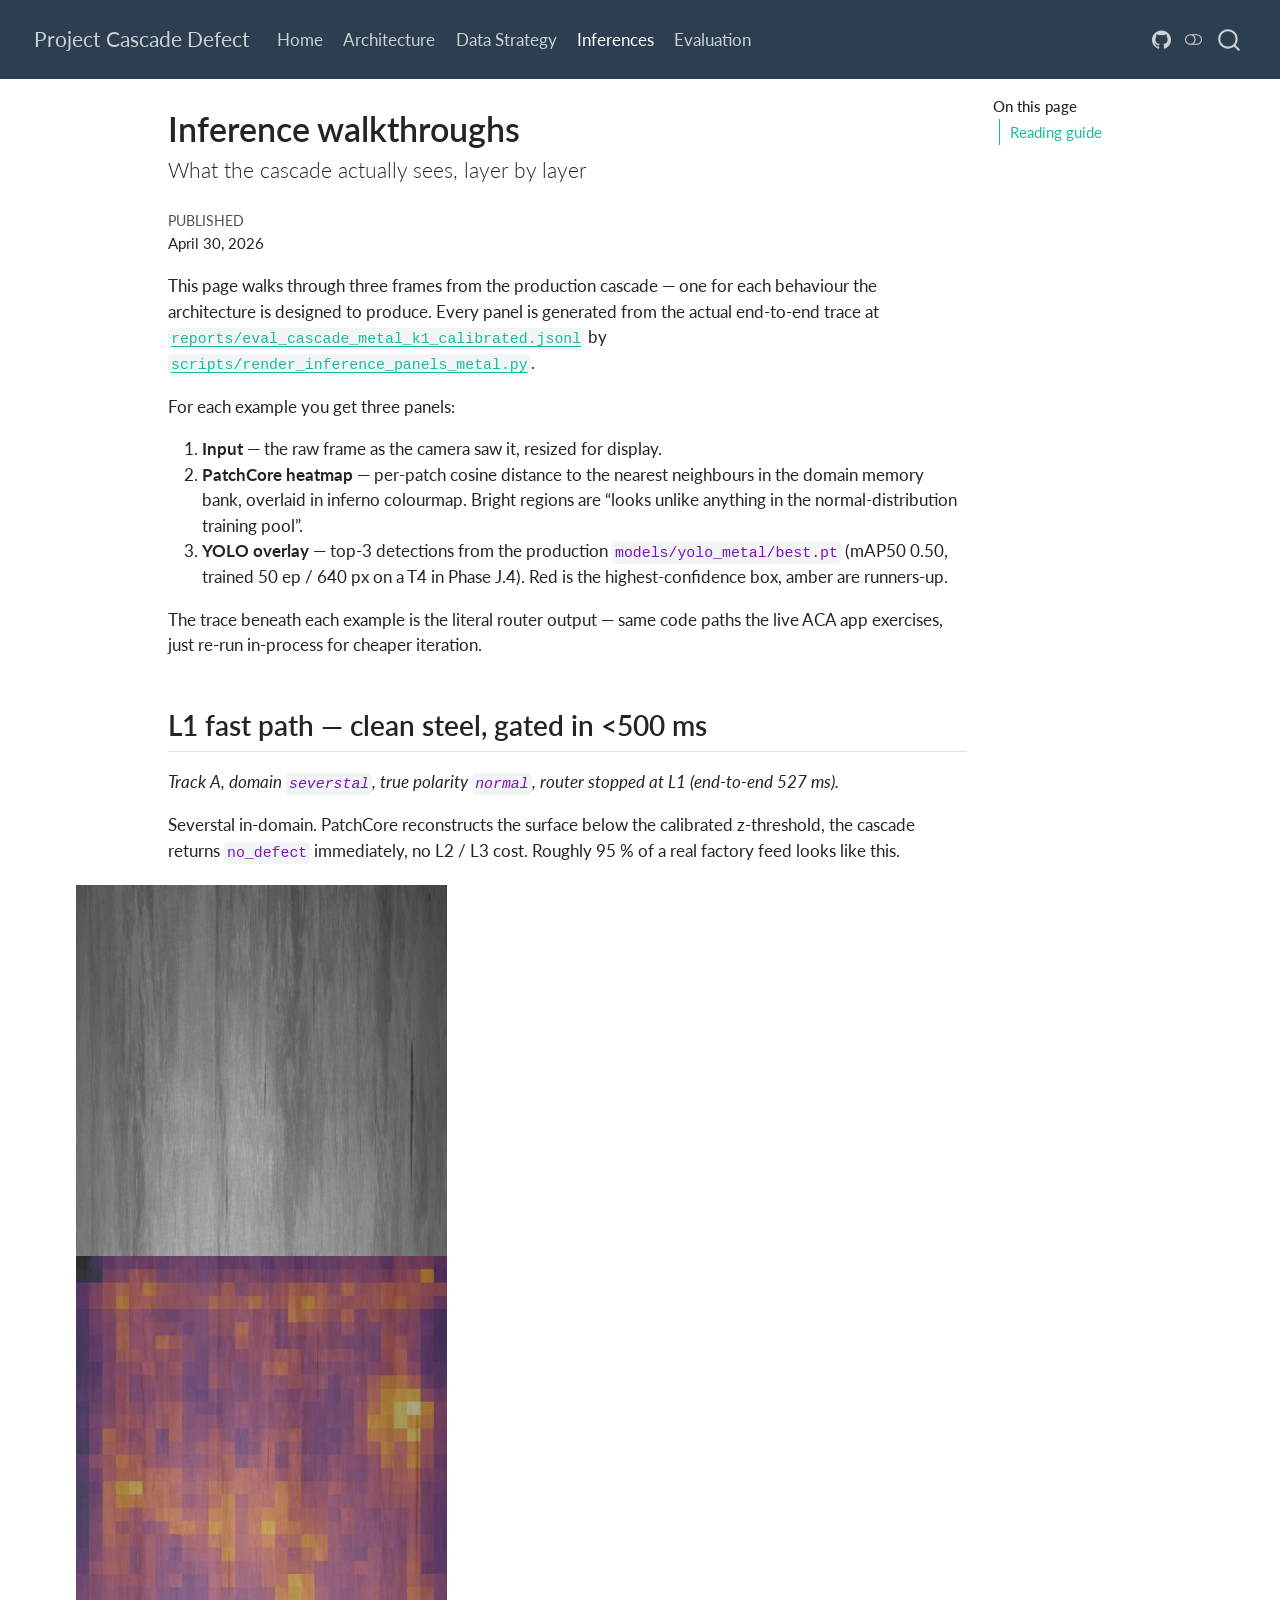
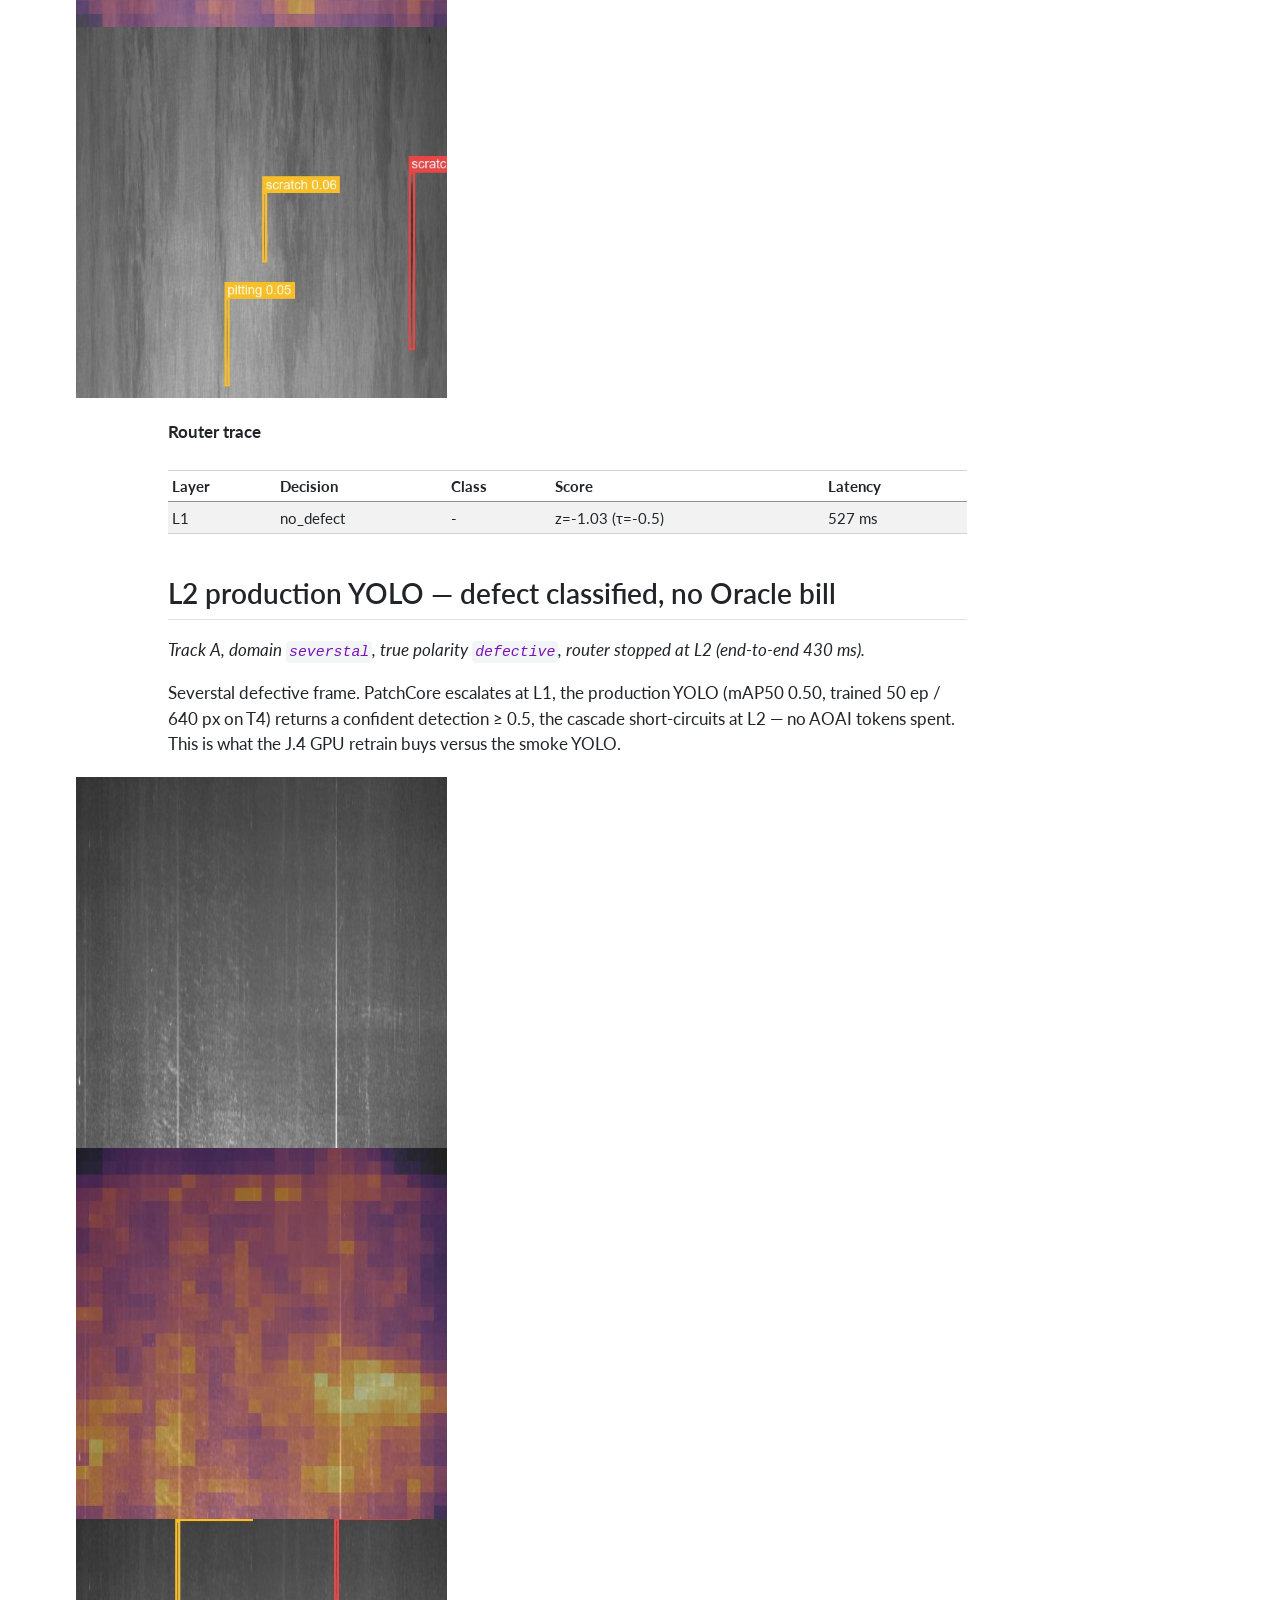
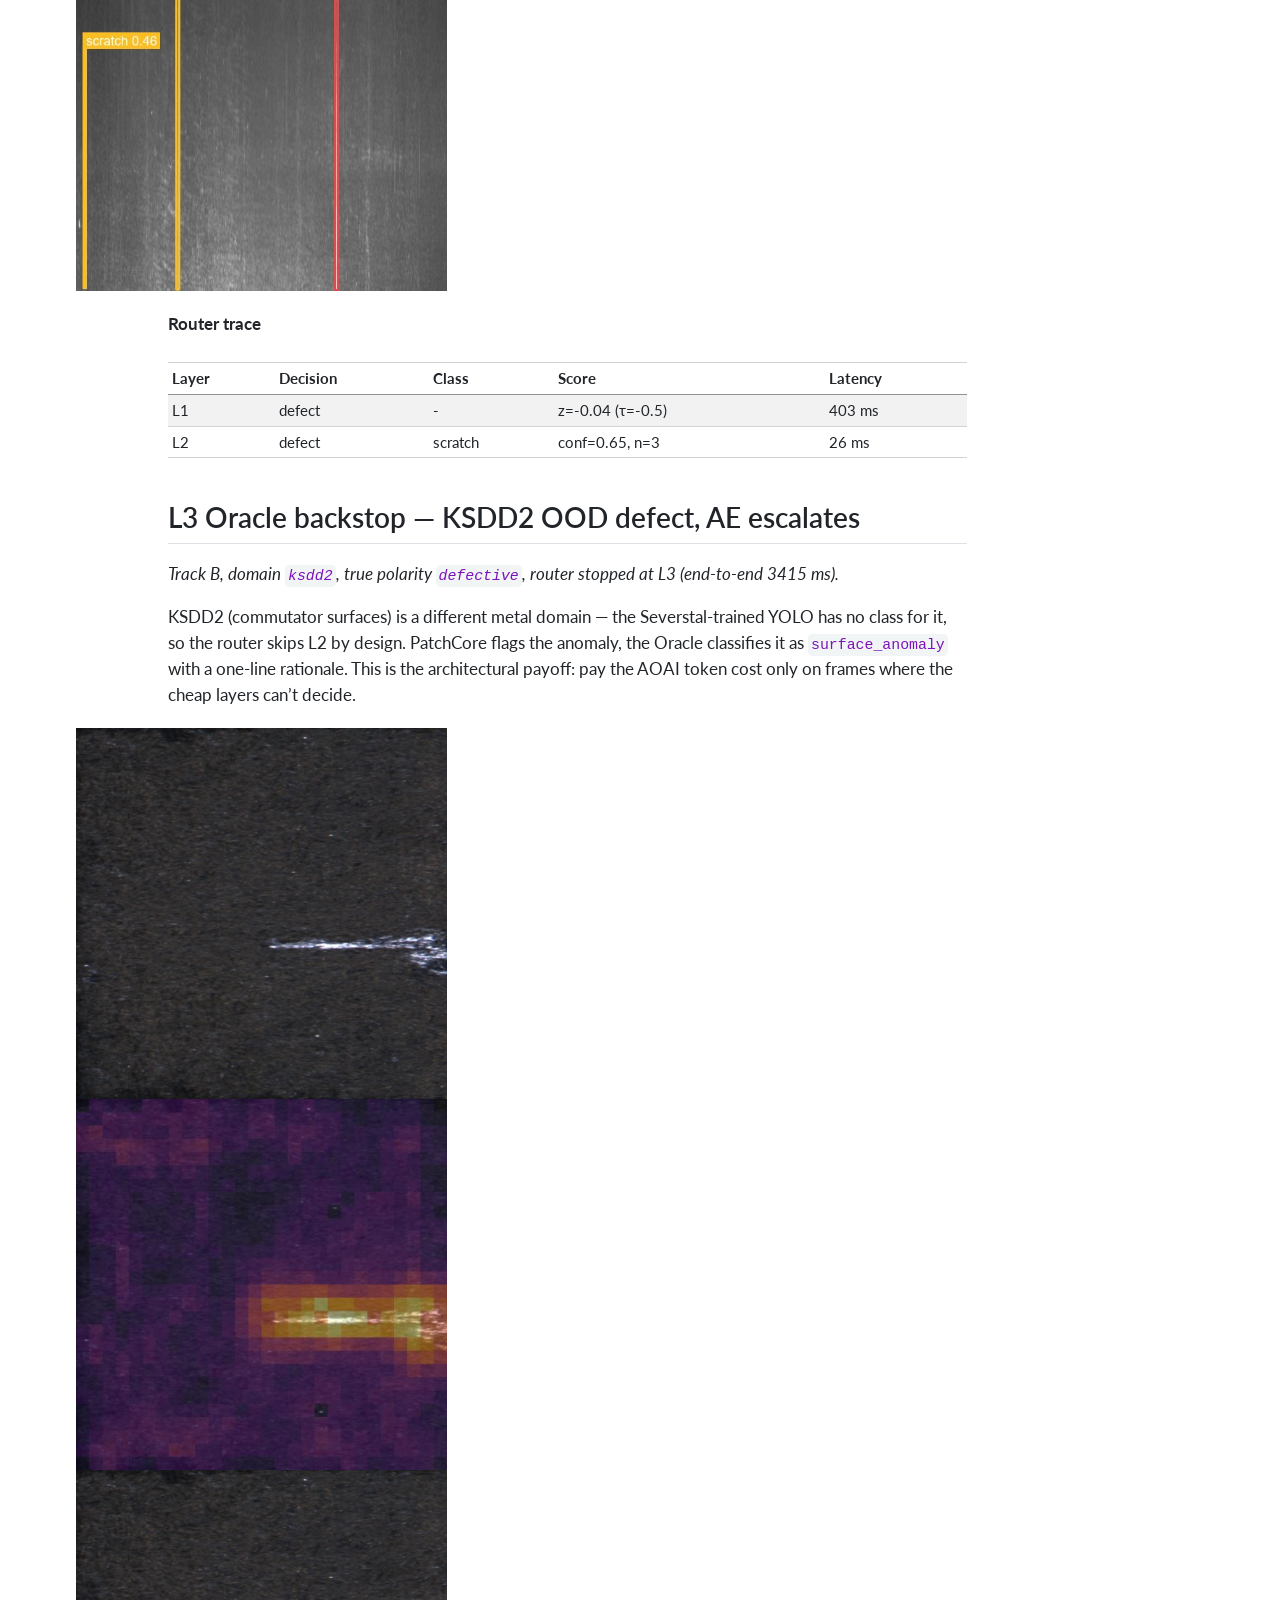
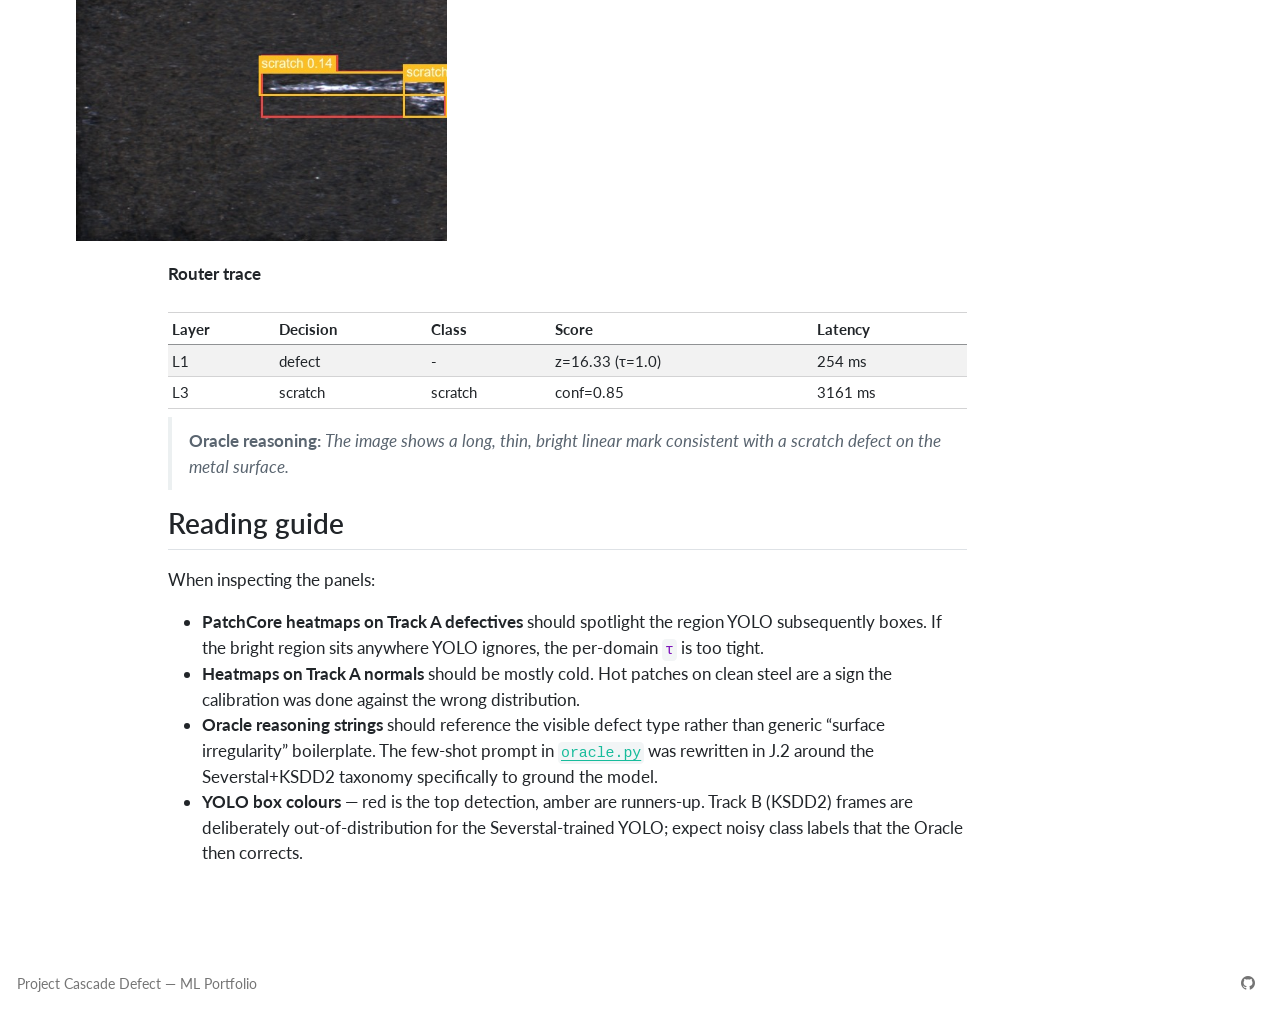
<file: docs/inferences.html>
<!DOCTYPE html>
<html xmlns="http://www.w3.org/1999/xhtml" lang="en" xml:lang="en"><head>

<meta charset="utf-8">
<meta name="generator" content="quarto-1.8.25">

<meta name="viewport" content="width=device-width, initial-scale=1.0, user-scalable=yes">

<meta name="dcterms.date" content="2026-04-30">

<title>Inference walkthroughs – Project Cascade Defect</title>
<style>
code{white-space: pre-wrap;}
span.smallcaps{font-variant: small-caps;}
div.columns{display: flex; gap: min(4vw, 1.5em);}
div.column{flex: auto; overflow-x: auto;}
div.hanging-indent{margin-left: 1.5em; text-indent: -1.5em;}
ul.task-list{list-style: none;}
ul.task-list li input[type="checkbox"] {
  width: 0.8em;
  margin: 0 0.8em 0.2em -1em; /* quarto-specific, see https://github.com/quarto-dev/quarto-cli/issues/4556 */ 
  vertical-align: middle;
}
</style>


<script src="site_libs/quarto-nav/quarto-nav.js"></script>
<script src="site_libs/quarto-nav/headroom.min.js"></script>
<script src="site_libs/clipboard/clipboard.min.js"></script>
<script src="site_libs/quarto-search/autocomplete.umd.js"></script>
<script src="site_libs/quarto-search/fuse.min.js"></script>
<script src="site_libs/quarto-search/quarto-search.js"></script>
<meta name="quarto:offset" content="./">
<link href="./assets/favicon.ico" rel="icon">
<script src="site_libs/quarto-html/quarto.js" type="module"></script>
<script src="site_libs/quarto-html/tabsets/tabsets.js" type="module"></script>
<script src="site_libs/quarto-html/axe/axe-check.js" type="module"></script>
<script src="site_libs/quarto-html/popper.min.js"></script>
<script src="site_libs/quarto-html/tippy.umd.min.js"></script>
<script src="site_libs/quarto-html/anchor.min.js"></script>
<link href="site_libs/quarto-html/tippy.css" rel="stylesheet">
<link href="site_libs/quarto-html/quarto-syntax-highlighting-065a5179aebd64318d7ea99d77b64a9e.css" rel="stylesheet" class="quarto-color-scheme" id="quarto-text-highlighting-styles">
<link href="site_libs/quarto-html/quarto-syntax-highlighting-dark-969ddfa49e00a70eb3423444dbc81f6c.css" rel="stylesheet" class="quarto-color-scheme quarto-color-alternate" id="quarto-text-highlighting-styles">
<link href="site_libs/quarto-html/quarto-syntax-highlighting-065a5179aebd64318d7ea99d77b64a9e.css" rel="stylesheet" class="quarto-color-scheme-extra" id="quarto-text-highlighting-styles">
<script src="site_libs/bootstrap/bootstrap.min.js"></script>
<link href="site_libs/bootstrap/bootstrap-icons.css" rel="stylesheet">
<link href="site_libs/bootstrap/bootstrap-6c17f5b0fb68843ed4719f05c4fa2958.min.css" rel="stylesheet" append-hash="true" class="quarto-color-scheme" id="quarto-bootstrap" data-mode="light">
<link href="site_libs/bootstrap/bootstrap-dark-3acd9f2b5eccf98692d400b1b7990e0b.min.css" rel="stylesheet" append-hash="true" class="quarto-color-scheme quarto-color-alternate" id="quarto-bootstrap" data-mode="dark">
<link href="site_libs/bootstrap/bootstrap-6c17f5b0fb68843ed4719f05c4fa2958.min.css" rel="stylesheet" append-hash="true" class="quarto-color-scheme-extra" id="quarto-bootstrap" data-mode="light">
<script id="quarto-search-options" type="application/json">{
  "location": "navbar",
  "copy-button": false,
  "collapse-after": 3,
  "panel-placement": "end",
  "type": "overlay",
  "limit": 50,
  "keyboard-shortcut": [
    "f",
    "/",
    "s"
  ],
  "show-item-context": false,
  "language": {
    "search-no-results-text": "No results",
    "search-matching-documents-text": "matching documents",
    "search-copy-link-title": "Copy link to search",
    "search-hide-matches-text": "Hide additional matches",
    "search-more-match-text": "more match in this document",
    "search-more-matches-text": "more matches in this document",
    "search-clear-button-title": "Clear",
    "search-text-placeholder": "",
    "search-detached-cancel-button-title": "Cancel",
    "search-submit-button-title": "Submit",
    "search-label": "Search"
  }
}</script>
<style>html{ scroll-behavior: smooth; }</style>


</head>

<body class="nav-fixed quarto-light"><script id="quarto-html-before-body" type="application/javascript">
    const toggleBodyColorMode = (bsSheetEl) => {
      const mode = bsSheetEl.getAttribute("data-mode");
      const bodyEl = window.document.querySelector("body");
      if (mode === "dark") {
        bodyEl.classList.add("quarto-dark");
        bodyEl.classList.remove("quarto-light");
      } else {
        bodyEl.classList.add("quarto-light");
        bodyEl.classList.remove("quarto-dark");
      }
    }
    const toggleBodyColorPrimary = () => {
      const bsSheetEl = window.document.querySelector("link#quarto-bootstrap:not([rel=disabled-stylesheet])");
      if (bsSheetEl) {
        toggleBodyColorMode(bsSheetEl);
      }
    }
    const setColorSchemeToggle = (alternate) => {
      const toggles = window.document.querySelectorAll('.quarto-color-scheme-toggle');
      for (let i=0; i < toggles.length; i++) {
        const toggle = toggles[i];
        if (toggle) {
          if (alternate) {
            toggle.classList.add("alternate");
          } else {
            toggle.classList.remove("alternate");
          }
        }
      }
    };
    const toggleColorMode = (alternate) => {
      // Switch the stylesheets
      const primaryStylesheets = window.document.querySelectorAll('link.quarto-color-scheme:not(.quarto-color-alternate)');
      const alternateStylesheets = window.document.querySelectorAll('link.quarto-color-scheme.quarto-color-alternate');
      manageTransitions('#quarto-margin-sidebar .nav-link', false);
      if (alternate) {
        // note: dark is layered on light, we don't disable primary!
        enableStylesheet(alternateStylesheets);
        for (const sheetNode of alternateStylesheets) {
          if (sheetNode.id === "quarto-bootstrap") {
            toggleBodyColorMode(sheetNode);
          }
        }
      } else {
        disableStylesheet(alternateStylesheets);
        enableStylesheet(primaryStylesheets)
        toggleBodyColorPrimary();
      }
      manageTransitions('#quarto-margin-sidebar .nav-link', true);
      // Switch the toggles
      setColorSchemeToggle(alternate)
      // Hack to workaround the fact that safari doesn't
      // properly recolor the scrollbar when toggling (#1455)
      if (navigator.userAgent.indexOf('Safari') > 0 && navigator.userAgent.indexOf('Chrome') == -1) {
        manageTransitions("body", false);
        window.scrollTo(0, 1);
        setTimeout(() => {
          window.scrollTo(0, 0);
          manageTransitions("body", true);
        }, 40);
      }
    }
    const disableStylesheet = (stylesheets) => {
      for (let i=0; i < stylesheets.length; i++) {
        const stylesheet = stylesheets[i];
        stylesheet.rel = 'disabled-stylesheet';
      }
    }
    const enableStylesheet = (stylesheets) => {
      for (let i=0; i < stylesheets.length; i++) {
        const stylesheet = stylesheets[i];
        if(stylesheet.rel !== 'stylesheet') { // for Chrome, which will still FOUC without this check
          stylesheet.rel = 'stylesheet';
        }
      }
    }
    const manageTransitions = (selector, allowTransitions) => {
      const els = window.document.querySelectorAll(selector);
      for (let i=0; i < els.length; i++) {
        const el = els[i];
        if (allowTransitions) {
          el.classList.remove('notransition');
        } else {
          el.classList.add('notransition');
        }
      }
    }
    const isFileUrl = () => {
      return window.location.protocol === 'file:';
    }
    const hasAlternateSentinel = () => {
      let styleSentinel = getColorSchemeSentinel();
      if (styleSentinel !== null) {
        return styleSentinel === "alternate";
      } else {
        return false;
      }
    }
    const setStyleSentinel = (alternate) => {
      const value = alternate ? "alternate" : "default";
      if (!isFileUrl()) {
        window.localStorage.setItem("quarto-color-scheme", value);
      } else {
        localAlternateSentinel = value;
      }
    }
    const getColorSchemeSentinel = () => {
      if (!isFileUrl()) {
        const storageValue = window.localStorage.getItem("quarto-color-scheme");
        return storageValue != null ? storageValue : localAlternateSentinel;
      } else {
        return localAlternateSentinel;
      }
    }
    const toggleGiscusIfUsed = (isAlternate, darkModeDefault) => {
      const baseTheme = document.querySelector('#giscus-base-theme')?.value ?? 'light';
      const alternateTheme = document.querySelector('#giscus-alt-theme')?.value ?? 'dark';
      let newTheme = '';
      if(authorPrefersDark) {
        newTheme = isAlternate ? baseTheme : alternateTheme;
      } else {
        newTheme = isAlternate ? alternateTheme : baseTheme;
      }
      const changeGiscusTheme = () => {
        // From: https://github.com/giscus/giscus/issues/336
        const sendMessage = (message) => {
          const iframe = document.querySelector('iframe.giscus-frame');
          if (!iframe) return;
          iframe.contentWindow.postMessage({ giscus: message }, 'https://giscus.app');
        }
        sendMessage({
          setConfig: {
            theme: newTheme
          }
        });
      }
      const isGiscussLoaded = window.document.querySelector('iframe.giscus-frame') !== null;
      if (isGiscussLoaded) {
        changeGiscusTheme();
      }
    };
    const authorPrefersDark = false;
    const darkModeDefault = authorPrefersDark;
      document.querySelector('link#quarto-text-highlighting-styles.quarto-color-scheme-extra').rel = 'disabled-stylesheet';
      document.querySelector('link#quarto-bootstrap.quarto-color-scheme-extra').rel = 'disabled-stylesheet';
    let localAlternateSentinel = darkModeDefault ? 'alternate' : 'default';
    // Dark / light mode switch
    window.quartoToggleColorScheme = () => {
      // Read the current dark / light value
      let toAlternate = !hasAlternateSentinel();
      toggleColorMode(toAlternate);
      setStyleSentinel(toAlternate);
      toggleGiscusIfUsed(toAlternate, darkModeDefault);
      window.dispatchEvent(new Event('resize'));
    };
    // Switch to dark mode if need be
    if (hasAlternateSentinel()) {
      toggleColorMode(true);
    } else {
      toggleColorMode(false);
    }
  </script>

<div id="quarto-search-results"></div>
  <header id="quarto-header" class="headroom fixed-top">
    <nav class="navbar navbar-expand-lg " data-bs-theme="dark">
      <div class="navbar-container container-fluid">
      <div class="navbar-brand-container mx-auto">
    <a href="./index.html" class="navbar-brand navbar-brand-logo">
    </a>
    <a class="navbar-brand" href="./index.html">
    <span class="navbar-title">Project Cascade Defect</span>
    </a>
  </div>
            <div id="quarto-search" class="" title="Search"></div>
          <button class="navbar-toggler" type="button" data-bs-toggle="collapse" data-bs-target="#navbarCollapse" aria-controls="navbarCollapse" role="menu" aria-expanded="false" aria-label="Toggle navigation" onclick="if (window.quartoToggleHeadroom) { window.quartoToggleHeadroom(); }">
  <span class="navbar-toggler-icon"></span>
</button>
          <div class="collapse navbar-collapse" id="navbarCollapse">
            <ul class="navbar-nav navbar-nav-scroll me-auto">
  <li class="nav-item">
    <a class="nav-link" href="./index.html"> 
<span class="menu-text">Home</span></a>
  </li>  
  <li class="nav-item">
    <a class="nav-link" href="./architecture.html"> 
<span class="menu-text">Architecture</span></a>
  </li>  
  <li class="nav-item">
    <a class="nav-link" href="./data-strategy.html"> 
<span class="menu-text">Data Strategy</span></a>
  </li>  
  <li class="nav-item">
    <a class="nav-link active" href="./inferences.html" aria-current="page"> 
<span class="menu-text">Inferences</span></a>
  </li>  
  <li class="nav-item">
    <a class="nav-link" href="./evaluation.html"> 
<span class="menu-text">Evaluation</span></a>
  </li>  
</ul>
            <ul class="navbar-nav navbar-nav-scroll ms-auto">
  <li class="nav-item compact">
    <a class="nav-link" href="https://github.com/j-jayes/Scratching-the-Surface"> <i class="bi bi-github" role="img" aria-label="GitHub">
</i> 
<span class="menu-text"></span></a>
  </li>  
</ul>
          </div> <!-- /navcollapse -->
            <div class="quarto-navbar-tools">
  <a href="" class="quarto-color-scheme-toggle quarto-navigation-tool  px-1" onclick="window.quartoToggleColorScheme(); return false;" title="Toggle dark mode"><i class="bi"></i></a>
</div>
      </div> <!-- /container-fluid -->
    </nav>
</header>
<!-- content -->
<div id="quarto-content" class="quarto-container page-columns page-rows-contents page-layout-article page-navbar">
<!-- sidebar -->
<!-- margin-sidebar -->
    <div id="quarto-margin-sidebar" class="sidebar margin-sidebar">
        <nav id="TOC" role="doc-toc" class="toc-active">
    <h2 id="toc-title">On this page</h2>
   
  <ul>
  <li><a href="#reading-guide" id="toc-reading-guide" class="nav-link active" data-scroll-target="#reading-guide">Reading guide</a></li>
  </ul>
</nav>
    </div>
<!-- main -->
<main class="content page-columns page-full" id="quarto-document-content">


<header id="title-block-header" class="quarto-title-block default">
<div class="quarto-title">
<h1 class="title">Inference walkthroughs</h1>
<p class="subtitle lead">What the cascade actually sees, layer by layer</p>
</div>



<div class="quarto-title-meta">

    
    <div>
    <div class="quarto-title-meta-heading">Published</div>
    <div class="quarto-title-meta-contents">
      <p class="date">April 30, 2026</p>
    </div>
  </div>
  
    
  </div>
  


</header>


<p>This page walks through three frames from the production cascade — one for each behaviour the architecture is designed to produce. Every panel is generated from the actual end-to-end trace at <a href="https://github.com/j-jayes/Scratching-the-Surface/blob/main/reports"><code>reports/eval_cascade_metal_k1_calibrated.jsonl</code></a> by <a href="https://github.com/j-jayes/Scratching-the-Surface/blob/main/scripts/render_inference_panels_metal.py"><code>scripts/render_inference_panels_metal.py</code></a>.</p>
<p>For each example you get three panels:</p>
<ol type="1">
<li><strong>Input</strong> — the raw frame as the camera saw it, resized for display.</li>
<li><strong>PatchCore heatmap</strong> — per-patch cosine distance to the nearest neighbours in the domain memory bank, overlaid in inferno colourmap. Bright regions are “looks unlike anything in the normal-distribution training pool”.</li>
<li><strong>YOLO overlay</strong> — top-3 detections from the production <code>models/yolo_metal/best.pt</code> (mAP50 0.50, trained 50 ep / 640 px on a T4 in Phase J.4). Red is the highest-confidence box, amber are runners-up.</li>
</ol>
<p>The trace beneath each example is the literal router output — same code paths the live ACA app exercises, just re-run in-process for cheaper iteration.</p>
<div id="render-examples" class="cell page-columns page-full" data-execution_count="2">
<section id="l1-fast-path-clean-steel-gated-in-500-ms" class="level2 page-columns page-full">
<h2 class="anchored" data-anchor-id="l1-fast-path-clean-steel-gated-in-500-ms">L1 fast path — clean steel, gated in &lt;500 ms</h2>
<p><em>Track A, domain <code>severstal</code>, true polarity <code>normal</code>, router stopped at L1 (end-to-end 527 ms).</em></p>
<p>Severstal in-domain. PatchCore reconstructs the surface below the calibrated z-threshold, the cascade returns <code>no_defect</code> immediately, no L2 / L3 cost. Roughly 95 % of a real factory feed looks like this.</p>
<div class="column-page">
<div class="quarto-layout-panel" data-layout-ncol="3">
<div class="quarto-layout-row">
<div class="quarto-layout-cell" style="flex-basis: 33.3%;justify-content: flex-start;">
<p><img src="assets/inferences_metal/01_severstal_normal_l1_drop/input.jpg" class="img-fluid" alt="Input frame"> <img src="assets/inferences_metal/01_severstal_normal_l1_drop/heatmap.jpg" class="img-fluid" alt="PatchCore anomaly heatmap (p99 score 0.171)"> <img src="assets/inferences_metal/01_severstal_normal_l1_drop/yolo.jpg" class="img-fluid" alt="YOLO production detections (n=13)"></p>
</div>
</div>
</div>
</div>
<p><strong>Router trace</strong></p>
<table class="caption-top table table-sm table-striped small">
<thead>
<tr class="header">
<th>Layer</th>
<th>Decision</th>
<th>Class</th>
<th>Score</th>
<th>Latency</th>
</tr>
</thead>
<tbody>
<tr class="odd">
<td>L1</td>
<td>no_defect</td>
<td>-</td>
<td>z=-1.03 (τ=-0.5)</td>
<td>527 ms</td>
</tr>
</tbody>
</table>
</section>
<section id="l2-production-yolo-defect-classified-no-oracle-bill" class="level2 page-columns page-full">
<h2 class="anchored" data-anchor-id="l2-production-yolo-defect-classified-no-oracle-bill">L2 production YOLO — defect classified, no Oracle bill</h2>
<p><em>Track A, domain <code>severstal</code>, true polarity <code>defective</code>, router stopped at L2 (end-to-end 430 ms).</em></p>
<p>Severstal defective frame. PatchCore escalates at L1, the production YOLO (mAP50 0.50, trained 50 ep / 640 px on T4) returns a confident detection ≥ 0.5, the cascade short-circuits at L2 — no AOAI tokens spent. This is what the J.4 GPU retrain buys versus the smoke YOLO.</p>
<div class="column-page">
<div class="quarto-layout-panel" data-layout-ncol="3">
<div class="quarto-layout-row">
<div class="quarto-layout-cell" style="flex-basis: 33.3%;justify-content: flex-start;">
<p><img src="assets/inferences_metal/02_severstal_defect_l2_yolo/input.jpg" class="img-fluid" alt="Input frame"> <img src="assets/inferences_metal/02_severstal_defect_l2_yolo/heatmap.jpg" class="img-fluid" alt="PatchCore anomaly heatmap (p99 score 0.218)"> <img src="assets/inferences_metal/02_severstal_defect_l2_yolo/yolo.jpg" class="img-fluid" alt="YOLO production detections (n=29)"></p>
</div>
</div>
</div>
</div>
<p><strong>Router trace</strong></p>
<table class="caption-top table table-sm table-striped small">
<thead>
<tr class="header">
<th>Layer</th>
<th>Decision</th>
<th>Class</th>
<th>Score</th>
<th>Latency</th>
</tr>
</thead>
<tbody>
<tr class="odd">
<td>L1</td>
<td>defect</td>
<td>-</td>
<td>z=-0.04 (τ=-0.5)</td>
<td>403 ms</td>
</tr>
<tr class="even">
<td>L2</td>
<td>defect</td>
<td>scratch</td>
<td>conf=0.65, n=3</td>
<td>26 ms</td>
</tr>
</tbody>
</table>
</section>
<section id="l3-oracle-backstop-ksdd2-ood-defect-ae-escalates" class="level2 page-columns page-full">
<h2 class="anchored" data-anchor-id="l3-oracle-backstop-ksdd2-ood-defect-ae-escalates">L3 Oracle backstop — KSDD2 OOD defect, AE escalates</h2>
<p><em>Track B, domain <code>ksdd2</code>, true polarity <code>defective</code>, router stopped at L3 (end-to-end 3415 ms).</em></p>
<p>KSDD2 (commutator surfaces) is a different metal domain — the Severstal-trained YOLO has no class for it, so the router skips L2 by design. PatchCore flags the anomaly, the Oracle classifies it as <code>surface_anomaly</code> with a one-line rationale. This is the architectural payoff: pay the AOAI token cost only on frames where the cheap layers can’t decide.</p>
<div class="column-page">
<div class="quarto-layout-panel" data-layout-ncol="3">
<div class="quarto-layout-row">
<div class="quarto-layout-cell" style="flex-basis: 33.3%;justify-content: flex-start;">
<p><img src="assets/inferences_metal/03_ksdd2_defect_l3_oracle/input.jpg" class="img-fluid" alt="Input frame"> <img src="assets/inferences_metal/03_ksdd2_defect_l3_oracle/heatmap.jpg" class="img-fluid" alt="PatchCore anomaly heatmap (p99 score 0.402)"> <img src="assets/inferences_metal/03_ksdd2_defect_l3_oracle/yolo.jpg" class="img-fluid" alt="YOLO production detections (n=67)"></p>
</div>
</div>
</div>
</div>
<p><strong>Router trace</strong></p>
<table class="caption-top table table-sm table-striped small">
<thead>
<tr class="header">
<th>Layer</th>
<th>Decision</th>
<th>Class</th>
<th>Score</th>
<th>Latency</th>
</tr>
</thead>
<tbody>
<tr class="odd">
<td>L1</td>
<td>defect</td>
<td>-</td>
<td>z=16.33 (τ=1.0)</td>
<td>254 ms</td>
</tr>
<tr class="even">
<td>L3</td>
<td>scratch</td>
<td>scratch</td>
<td>conf=0.85</td>
<td>3161 ms</td>
</tr>
</tbody>
</table>
<blockquote class="blockquote">
<p><strong>Oracle reasoning:</strong> <em>The image shows a long, thin, bright linear mark consistent with a scratch defect on the metal surface.</em></p>
</blockquote>
</section>
</div>
<section id="reading-guide" class="level2">
<h2 class="anchored" data-anchor-id="reading-guide">Reading guide</h2>
<p>When inspecting the panels:</p>
<ul>
<li><strong>PatchCore heatmaps on Track A defectives</strong> should spotlight the region YOLO subsequently boxes. If the bright region sits anywhere YOLO ignores, the per-domain <code>τ</code> is too tight.</li>
<li><strong>Heatmaps on Track A normals</strong> should be mostly cold. Hot patches on clean steel are a sign the calibration was done against the wrong distribution.</li>
<li><strong>Oracle reasoning strings</strong> should reference the visible defect type rather than generic “surface irregularity” boilerplate. The few-shot prompt in <a href="https://github.com/j-jayes/Scratching-the-Surface/blob/main/src/cascade_defect/layer3_gpt4o/oracle.py"><code>oracle.py</code></a> was rewritten in J.2 around the Severstal+KSDD2 taxonomy specifically to ground the model.</li>
<li><strong>YOLO box colours</strong> — red is the top detection, amber are runners-up. Track B (KSDD2) frames are deliberately out-of-distribution for the Severstal-trained YOLO; expect noisy class labels that the Oracle then corrects.</li>
</ul>


</section>

</main> <!-- /main -->
<script id="quarto-html-after-body" type="application/javascript">
  window.document.addEventListener("DOMContentLoaded", function (event) {
    // Ensure there is a toggle, if there isn't float one in the top right
    if (window.document.querySelector('.quarto-color-scheme-toggle') === null) {
      const a = window.document.createElement('a');
      a.classList.add('top-right');
      a.classList.add('quarto-color-scheme-toggle');
      a.href = "";
      a.onclick = function() { try { window.quartoToggleColorScheme(); } catch {} return false; };
      const i = window.document.createElement("i");
      i.classList.add('bi');
      a.appendChild(i);
      window.document.body.appendChild(a);
    }
    setColorSchemeToggle(hasAlternateSentinel())
    const icon = "";
    const anchorJS = new window.AnchorJS();
    anchorJS.options = {
      placement: 'right',
      icon: icon
    };
    anchorJS.add('.anchored');
    const isCodeAnnotation = (el) => {
      for (const clz of el.classList) {
        if (clz.startsWith('code-annotation-')) {                     
          return true;
        }
      }
      return false;
    }
    const onCopySuccess = function(e) {
      // button target
      const button = e.trigger;
      // don't keep focus
      button.blur();
      // flash "checked"
      button.classList.add('code-copy-button-checked');
      var currentTitle = button.getAttribute("title");
      button.setAttribute("title", "Copied!");
      let tooltip;
      if (window.bootstrap) {
        button.setAttribute("data-bs-toggle", "tooltip");
        button.setAttribute("data-bs-placement", "left");
        button.setAttribute("data-bs-title", "Copied!");
        tooltip = new bootstrap.Tooltip(button, 
          { trigger: "manual", 
            customClass: "code-copy-button-tooltip",
            offset: [0, -8]});
        tooltip.show();    
      }
      setTimeout(function() {
        if (tooltip) {
          tooltip.hide();
          button.removeAttribute("data-bs-title");
          button.removeAttribute("data-bs-toggle");
          button.removeAttribute("data-bs-placement");
        }
        button.setAttribute("title", currentTitle);
        button.classList.remove('code-copy-button-checked');
      }, 1000);
      // clear code selection
      e.clearSelection();
    }
    const getTextToCopy = function(trigger) {
      const outerScaffold = trigger.parentElement.cloneNode(true);
      const codeEl = outerScaffold.querySelector('code');
      for (const childEl of codeEl.children) {
        if (isCodeAnnotation(childEl)) {
          childEl.remove();
        }
      }
      return codeEl.innerText;
    }
    const clipboard = new window.ClipboardJS('.code-copy-button:not([data-in-quarto-modal])', {
      text: getTextToCopy
    });
    clipboard.on('success', onCopySuccess);
    if (window.document.getElementById('quarto-embedded-source-code-modal')) {
      const clipboardModal = new window.ClipboardJS('.code-copy-button[data-in-quarto-modal]', {
        text: getTextToCopy,
        container: window.document.getElementById('quarto-embedded-source-code-modal')
      });
      clipboardModal.on('success', onCopySuccess);
    }
      var localhostRegex = new RegExp(/^(?:http|https):\/\/localhost\:?[0-9]*\//);
      var mailtoRegex = new RegExp(/^mailto:/);
        var filterRegex = new RegExp('/' + window.location.host + '/');
      var isInternal = (href) => {
          return filterRegex.test(href) || localhostRegex.test(href) || mailtoRegex.test(href);
      }
      // Inspect non-navigation links and adorn them if external
     var links = window.document.querySelectorAll('a[href]:not(.nav-link):not(.navbar-brand):not(.toc-action):not(.sidebar-link):not(.sidebar-item-toggle):not(.pagination-link):not(.no-external):not([aria-hidden]):not(.dropdown-item):not(.quarto-navigation-tool):not(.about-link)');
      for (var i=0; i<links.length; i++) {
        const link = links[i];
        if (!isInternal(link.href)) {
          // undo the damage that might have been done by quarto-nav.js in the case of
          // links that we want to consider external
          if (link.dataset.originalHref !== undefined) {
            link.href = link.dataset.originalHref;
          }
        }
      }
    function tippyHover(el, contentFn, onTriggerFn, onUntriggerFn) {
      const config = {
        allowHTML: true,
        maxWidth: 500,
        delay: 100,
        arrow: false,
        appendTo: function(el) {
            return el.parentElement;
        },
        interactive: true,
        interactiveBorder: 10,
        theme: 'quarto',
        placement: 'bottom-start',
      };
      if (contentFn) {
        config.content = contentFn;
      }
      if (onTriggerFn) {
        config.onTrigger = onTriggerFn;
      }
      if (onUntriggerFn) {
        config.onUntrigger = onUntriggerFn;
      }
      window.tippy(el, config); 
    }
    const noterefs = window.document.querySelectorAll('a[role="doc-noteref"]');
    for (var i=0; i<noterefs.length; i++) {
      const ref = noterefs[i];
      tippyHover(ref, function() {
        // use id or data attribute instead here
        let href = ref.getAttribute('data-footnote-href') || ref.getAttribute('href');
        try { href = new URL(href).hash; } catch {}
        const id = href.replace(/^#\/?/, "");
        const note = window.document.getElementById(id);
        if (note) {
          return note.innerHTML;
        } else {
          return "";
        }
      });
    }
    const xrefs = window.document.querySelectorAll('a.quarto-xref');
    const processXRef = (id, note) => {
      // Strip column container classes
      const stripColumnClz = (el) => {
        el.classList.remove("page-full", "page-columns");
        if (el.children) {
          for (const child of el.children) {
            stripColumnClz(child);
          }
        }
      }
      stripColumnClz(note)
      if (id === null || id.startsWith('sec-')) {
        // Special case sections, only their first couple elements
        const container = document.createElement("div");
        if (note.children && note.children.length > 2) {
          container.appendChild(note.children[0].cloneNode(true));
          for (let i = 1; i < note.children.length; i++) {
            const child = note.children[i];
            if (child.tagName === "P" && child.innerText === "") {
              continue;
            } else {
              container.appendChild(child.cloneNode(true));
              break;
            }
          }
          if (window.Quarto?.typesetMath) {
            window.Quarto.typesetMath(container);
          }
          return container.innerHTML
        } else {
          if (window.Quarto?.typesetMath) {
            window.Quarto.typesetMath(note);
          }
          return note.innerHTML;
        }
      } else {
        // Remove any anchor links if they are present
        const anchorLink = note.querySelector('a.anchorjs-link');
        if (anchorLink) {
          anchorLink.remove();
        }
        if (window.Quarto?.typesetMath) {
          window.Quarto.typesetMath(note);
        }
        if (note.classList.contains("callout")) {
          return note.outerHTML;
        } else {
          return note.innerHTML;
        }
      }
    }
    for (var i=0; i<xrefs.length; i++) {
      const xref = xrefs[i];
      tippyHover(xref, undefined, function(instance) {
        instance.disable();
        let url = xref.getAttribute('href');
        let hash = undefined; 
        if (url.startsWith('#')) {
          hash = url;
        } else {
          try { hash = new URL(url).hash; } catch {}
        }
        if (hash) {
          const id = hash.replace(/^#\/?/, "");
          const note = window.document.getElementById(id);
          if (note !== null) {
            try {
              const html = processXRef(id, note.cloneNode(true));
              instance.setContent(html);
            } finally {
              instance.enable();
              instance.show();
            }
          } else {
            // See if we can fetch this
            fetch(url.split('#')[0])
            .then(res => res.text())
            .then(html => {
              const parser = new DOMParser();
              const htmlDoc = parser.parseFromString(html, "text/html");
              const note = htmlDoc.getElementById(id);
              if (note !== null) {
                const html = processXRef(id, note);
                instance.setContent(html);
              } 
            }).finally(() => {
              instance.enable();
              instance.show();
            });
          }
        } else {
          // See if we can fetch a full url (with no hash to target)
          // This is a special case and we should probably do some content thinning / targeting
          fetch(url)
          .then(res => res.text())
          .then(html => {
            const parser = new DOMParser();
            const htmlDoc = parser.parseFromString(html, "text/html");
            const note = htmlDoc.querySelector('main.content');
            if (note !== null) {
              // This should only happen for chapter cross references
              // (since there is no id in the URL)
              // remove the first header
              if (note.children.length > 0 && note.children[0].tagName === "HEADER") {
                note.children[0].remove();
              }
              const html = processXRef(null, note);
              instance.setContent(html);
            } 
          }).finally(() => {
            instance.enable();
            instance.show();
          });
        }
      }, function(instance) {
      });
    }
        let selectedAnnoteEl;
        const selectorForAnnotation = ( cell, annotation) => {
          let cellAttr = 'data-code-cell="' + cell + '"';
          let lineAttr = 'data-code-annotation="' +  annotation + '"';
          const selector = 'span[' + cellAttr + '][' + lineAttr + ']';
          return selector;
        }
        const selectCodeLines = (annoteEl) => {
          const doc = window.document;
          const targetCell = annoteEl.getAttribute("data-target-cell");
          const targetAnnotation = annoteEl.getAttribute("data-target-annotation");
          const annoteSpan = window.document.querySelector(selectorForAnnotation(targetCell, targetAnnotation));
          const lines = annoteSpan.getAttribute("data-code-lines").split(",");
          const lineIds = lines.map((line) => {
            return targetCell + "-" + line;
          })
          let top = null;
          let height = null;
          let parent = null;
          if (lineIds.length > 0) {
              //compute the position of the single el (top and bottom and make a div)
              const el = window.document.getElementById(lineIds[0]);
              top = el.offsetTop;
              height = el.offsetHeight;
              parent = el.parentElement.parentElement;
            if (lineIds.length > 1) {
              const lastEl = window.document.getElementById(lineIds[lineIds.length - 1]);
              const bottom = lastEl.offsetTop + lastEl.offsetHeight;
              height = bottom - top;
            }
            if (top !== null && height !== null && parent !== null) {
              // cook up a div (if necessary) and position it 
              let div = window.document.getElementById("code-annotation-line-highlight");
              if (div === null) {
                div = window.document.createElement("div");
                div.setAttribute("id", "code-annotation-line-highlight");
                div.style.position = 'absolute';
                parent.appendChild(div);
              }
              div.style.top = top - 2 + "px";
              div.style.height = height + 4 + "px";
              div.style.left = 0;
              let gutterDiv = window.document.getElementById("code-annotation-line-highlight-gutter");
              if (gutterDiv === null) {
                gutterDiv = window.document.createElement("div");
                gutterDiv.setAttribute("id", "code-annotation-line-highlight-gutter");
                gutterDiv.style.position = 'absolute';
                const codeCell = window.document.getElementById(targetCell);
                const gutter = codeCell.querySelector('.code-annotation-gutter');
                gutter.appendChild(gutterDiv);
              }
              gutterDiv.style.top = top - 2 + "px";
              gutterDiv.style.height = height + 4 + "px";
            }
            selectedAnnoteEl = annoteEl;
          }
        };
        const unselectCodeLines = () => {
          const elementsIds = ["code-annotation-line-highlight", "code-annotation-line-highlight-gutter"];
          elementsIds.forEach((elId) => {
            const div = window.document.getElementById(elId);
            if (div) {
              div.remove();
            }
          });
          selectedAnnoteEl = undefined;
        };
          // Handle positioning of the toggle
      window.addEventListener(
        "resize",
        throttle(() => {
          elRect = undefined;
          if (selectedAnnoteEl) {
            selectCodeLines(selectedAnnoteEl);
          }
        }, 10)
      );
      function throttle(fn, ms) {
      let throttle = false;
      let timer;
        return (...args) => {
          if(!throttle) { // first call gets through
              fn.apply(this, args);
              throttle = true;
          } else { // all the others get throttled
              if(timer) clearTimeout(timer); // cancel #2
              timer = setTimeout(() => {
                fn.apply(this, args);
                timer = throttle = false;
              }, ms);
          }
        };
      }
        // Attach click handler to the DT
        const annoteDls = window.document.querySelectorAll('dt[data-target-cell]');
        for (const annoteDlNode of annoteDls) {
          annoteDlNode.addEventListener('click', (event) => {
            const clickedEl = event.target;
            if (clickedEl !== selectedAnnoteEl) {
              unselectCodeLines();
              const activeEl = window.document.querySelector('dt[data-target-cell].code-annotation-active');
              if (activeEl) {
                activeEl.classList.remove('code-annotation-active');
              }
              selectCodeLines(clickedEl);
              clickedEl.classList.add('code-annotation-active');
            } else {
              // Unselect the line
              unselectCodeLines();
              clickedEl.classList.remove('code-annotation-active');
            }
          });
        }
    const findCites = (el) => {
      const parentEl = el.parentElement;
      if (parentEl) {
        const cites = parentEl.dataset.cites;
        if (cites) {
          return {
            el,
            cites: cites.split(' ')
          };
        } else {
          return findCites(el.parentElement)
        }
      } else {
        return undefined;
      }
    };
    var bibliorefs = window.document.querySelectorAll('a[role="doc-biblioref"]');
    for (var i=0; i<bibliorefs.length; i++) {
      const ref = bibliorefs[i];
      const citeInfo = findCites(ref);
      if (citeInfo) {
        tippyHover(citeInfo.el, function() {
          var popup = window.document.createElement('div');
          citeInfo.cites.forEach(function(cite) {
            var citeDiv = window.document.createElement('div');
            citeDiv.classList.add('hanging-indent');
            citeDiv.classList.add('csl-entry');
            var biblioDiv = window.document.getElementById('ref-' + cite);
            if (biblioDiv) {
              citeDiv.innerHTML = biblioDiv.innerHTML;
            }
            popup.appendChild(citeDiv);
          });
          return popup.innerHTML;
        });
      }
    }
  });
  </script>
</div> <!-- /content -->
<footer class="footer">
  <div class="nav-footer">
    <div class="nav-footer-left">
<p>Project Cascade Defect — ML Portfolio</p>
</div>   
    <div class="nav-footer-center">
      &nbsp;
    </div>
    <div class="nav-footer-right">
      <ul class="footer-items list-unstyled">
    <li class="nav-item compact">
    <a class="nav-link" href="https://github.com/j-jayes/Scratching-the-Surface">
      <i class="bi bi-github" role="img">
</i> 
    </a>
  </li>  
</ul>
    </div>
  </div>
</footer>




<script src="site_libs/quarto-html/zenscroll-min.js"></script>
</body></html>
</file>
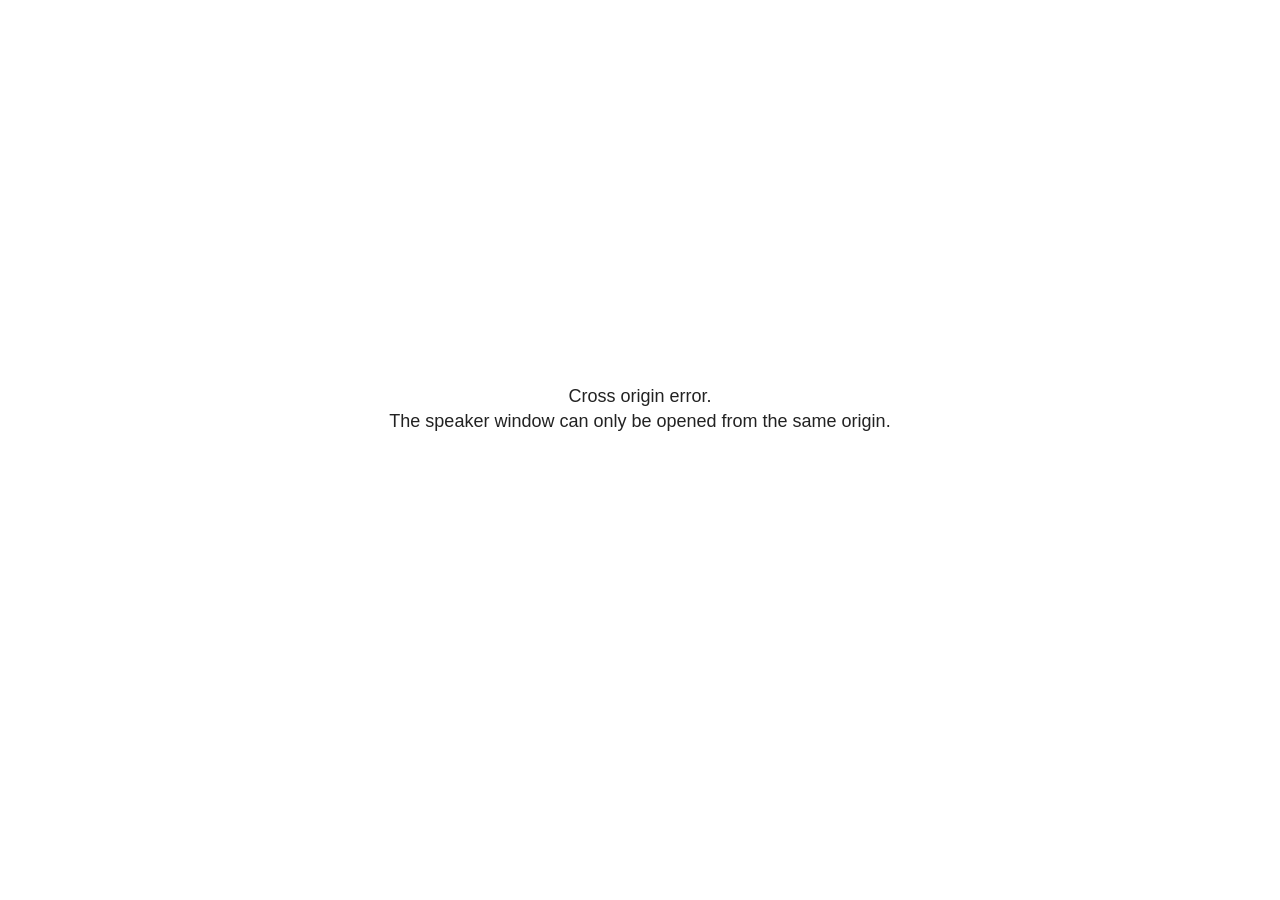
<file: docs/site_libs/revealjs/plugin/notes/speaker-view.html>
<!--
	NOTE: You need to build the notes plugin after making changes to this file.
-->
<html lang="en">
	<head>
		<meta charset="utf-8">

		<title>reveal.js - Speaker View</title>

		<style>
			body {
				font-family: Helvetica;
				font-size: 18px;
			}

			#current-slide,
			#upcoming-slide,
			#speaker-controls {
				padding: 6px;
				box-sizing: border-box;
				-moz-box-sizing: border-box;
			}

			#current-slide iframe,
			#upcoming-slide iframe {
				width: 100%;
				height: 100%;
				border: 1px solid #ddd;
			}

			#current-slide .label,
			#upcoming-slide .label {
				position: absolute;
				top: 10px;
				left: 10px;
				z-index: 2;
			}

			#connection-status {
				position: absolute;
				top: 0;
				left: 0;
				width: 100%;
				height: 100%;
				z-index: 20;
				padding: 30% 20% 20% 20%;
				font-size: 18px;
				color: #222;
				background: #fff;
				text-align: center;
				box-sizing: border-box;
				line-height: 1.4;
			}

			.overlay-element {
				height: 34px;
				line-height: 34px;
				padding: 0 10px;
				text-shadow: none;
				background: rgba( 220, 220, 220, 0.8 );
				color: #222;
				font-size: 14px;
			}

			.overlay-element.interactive:hover {
				background: rgba( 220, 220, 220, 1 );
			}

			#current-slide {
				position: absolute;
				width: 60%;
				height: 100%;
				top: 0;
				left: 0;
				padding-right: 0;
			}

			#upcoming-slide {
				position: absolute;
				width: 40%;
				height: 40%;
				right: 0;
				top: 0;
			}

			/* Speaker controls */
			#speaker-controls {
				position: absolute;
				top: 40%;
				right: 0;
				width: 40%;
				height: 60%;
				overflow: auto;
				font-size: 18px;
			}

				.speaker-controls-time.hidden,
				.speaker-controls-notes.hidden {
					display: none;
				}

				.speaker-controls-time .label,
				.speaker-controls-pace .label,
				.speaker-controls-notes .label {
					text-transform: uppercase;
					font-weight: normal;
					font-size: 0.66em;
					color: #666;
					margin: 0;
				}

				.speaker-controls-time, .speaker-controls-pace {
					border-bottom: 1px solid rgba( 200, 200, 200, 0.5 );
					margin-bottom: 10px;
					padding: 10px 16px;
					padding-bottom: 20px;
					cursor: pointer;
				}

				.speaker-controls-time .reset-button {
					opacity: 0;
					float: right;
					color: #666;
					text-decoration: none;
				}
				.speaker-controls-time:hover .reset-button {
					opacity: 1;
				}

				.speaker-controls-time .timer,
				.speaker-controls-time .clock {
					width: 50%;
				}

				.speaker-controls-time .timer,
				.speaker-controls-time .clock,
				.speaker-controls-time .pacing .hours-value,
				.speaker-controls-time .pacing .minutes-value,
				.speaker-controls-time .pacing .seconds-value {
					font-size: 1.9em;
				}

				.speaker-controls-time .timer {
					float: left;
				}

				.speaker-controls-time .clock {
					float: right;
					text-align: right;
				}

				.speaker-controls-time span.mute {
					opacity: 0.3;
				}

				.speaker-controls-time .pacing-title {
					margin-top: 5px;
				}

				.speaker-controls-time .pacing.ahead {
					color: blue;
				}

				.speaker-controls-time .pacing.on-track {
					color: green;
				}

				.speaker-controls-time .pacing.behind {
					color: red;
				}

				.speaker-controls-notes {
					padding: 10px 16px;
				}

				.speaker-controls-notes .value {
					margin-top: 5px;
					line-height: 1.4;
					font-size: 1.2em;
				}

			/* Layout selector */
			#speaker-layout {
				position: absolute;
				top: 10px;
				right: 10px;
				color: #222;
				z-index: 10;
			}
				#speaker-layout select {
					position: absolute;
					width: 100%;
					height: 100%;
					top: 0;
					left: 0;
					border: 0;
					box-shadow: 0;
					cursor: pointer;
					opacity: 0;

					font-size: 1em;
					background-color: transparent;

					-moz-appearance: none;
					-webkit-appearance: none;
					-webkit-tap-highlight-color: rgba(0, 0, 0, 0);
				}

				#speaker-layout select:focus {
					outline: none;
					box-shadow: none;
				}

			.clear {
				clear: both;
			}

			/* Speaker layout: Wide */
			body[data-speaker-layout="wide"] #current-slide,
			body[data-speaker-layout="wide"] #upcoming-slide {
				width: 50%;
				height: 45%;
				padding: 6px;
			}

			body[data-speaker-layout="wide"] #current-slide {
				top: 0;
				left: 0;
			}

			body[data-speaker-layout="wide"] #upcoming-slide {
				top: 0;
				left: 50%;
			}

			body[data-speaker-layout="wide"] #speaker-controls {
				top: 45%;
				left: 0;
				width: 100%;
				height: 50%;
				font-size: 1.25em;
			}

			/* Speaker layout: Tall */
			body[data-speaker-layout="tall"] #current-slide,
			body[data-speaker-layout="tall"] #upcoming-slide {
				width: 45%;
				height: 50%;
				padding: 6px;
			}

			body[data-speaker-layout="tall"] #current-slide {
				top: 0;
				left: 0;
			}

			body[data-speaker-layout="tall"] #upcoming-slide {
				top: 50%;
				left: 0;
			}

			body[data-speaker-layout="tall"] #speaker-controls {
				padding-top: 40px;
				top: 0;
				left: 45%;
				width: 55%;
				height: 100%;
				font-size: 1.25em;
			}

			/* Speaker layout: Notes only */
			body[data-speaker-layout="notes-only"] #current-slide,
			body[data-speaker-layout="notes-only"] #upcoming-slide {
				display: none;
			}

			body[data-speaker-layout="notes-only"] #speaker-controls {
				padding-top: 40px;
				top: 0;
				left: 0;
				width: 100%;
				height: 100%;
				font-size: 1.25em;
			}

			@media screen and (max-width: 1080px) {
				body[data-speaker-layout="default"] #speaker-controls {
					font-size: 16px;
				}
			}

			@media screen and (max-width: 900px) {
				body[data-speaker-layout="default"] #speaker-controls {
					font-size: 14px;
				}
			}

			@media screen and (max-width: 800px) {
				body[data-speaker-layout="default"] #speaker-controls {
					font-size: 12px;
				}
			}

		</style>
	</head>

	<body>

		<div id="connection-status">Loading speaker view...</div>

		<div id="current-slide"></div>
		<div id="upcoming-slide"><span class="overlay-element label">Upcoming</span></div>
		<div id="speaker-controls">
			<div class="speaker-controls-time">
				<h4 class="label">Time <span class="reset-button">Click to Reset</span></h4>
				<div class="clock">
					<span class="clock-value">0:00 AM</span>
				</div>
				<div class="timer">
					<span class="hours-value">00</span><span class="minutes-value">:00</span><span class="seconds-value">:00</span>
				</div>
				<div class="clear"></div>

				<h4 class="label pacing-title" style="display: none">Pacing – Time to finish current slide</h4>
				<div class="pacing" style="display: none">
					<span class="hours-value">00</span><span class="minutes-value">:00</span><span class="seconds-value">:00</span>
				</div>
			</div>

			<div class="speaker-controls-notes hidden">
				<h4 class="label">Notes</h4>
				<div class="value"></div>
			</div>
		</div>
		<div id="speaker-layout" class="overlay-element interactive">
			<span class="speaker-layout-label"></span>
			<select class="speaker-layout-dropdown"></select>
		</div>

		<script>

			(function() {

				var notes,
					notesValue,
					currentState,
					currentSlide,
					upcomingSlide,
					layoutLabel,
					layoutDropdown,
					pendingCalls = {},
					lastRevealApiCallId = 0,
					connected = false

				var connectionStatus = document.querySelector( '#connection-status' );

				var SPEAKER_LAYOUTS = {
					'default': 'Default',
					'wide': 'Wide',
					'tall': 'Tall',
					'notes-only': 'Notes only'
				};

				setupLayout();

				let openerOrigin;

				try {
					openerOrigin = window.opener.location.origin;
				}
				catch ( error ) { console.warn( error ) }

				// In order to prevent XSS, the speaker view will only run if its
				// opener has the same origin as itself
				if( window.location.origin !== openerOrigin ) {
					connectionStatus.innerHTML = 'Cross origin error.<br>The speaker window can only be opened from the same origin.';
					return;
				}

				var connectionTimeout = setTimeout( function() {
					connectionStatus.innerHTML = 'Error connecting to main window.<br>Please try closing and reopening the speaker view.';
				}, 5000 );

				window.addEventListener( 'message', function( event ) {

					// Validate the origin of all messages to avoid parsing messages
					// that aren't meant for us. Ignore when running off file:// so
					// that the speaker view continues to work without a web server.
					if( window.location.origin !== event.origin && window.location.origin !== 'file://' ) {
						return
					}

					clearTimeout( connectionTimeout );
					connectionStatus.style.display = 'none';

					var data = JSON.parse( event.data );

					// The overview mode is only useful to the reveal.js instance
					// where navigation occurs so we don't sync it
					if( data.state ) delete data.state.overview;

					// Messages sent by the notes plugin inside of the main window
					if( data && data.namespace === 'reveal-notes' ) {
						if( data.type === 'connect' ) {
							handleConnectMessage( data );
						}
						else if( data.type === 'state' ) {
							handleStateMessage( data );
						}
						else if( data.type === 'return' ) {
							pendingCalls[data.callId](data.result);
							delete pendingCalls[data.callId];
						}
					}
					// Messages sent by the reveal.js inside of the current slide preview
					else if( data && data.namespace === 'reveal' ) {
						if( /ready/.test( data.eventName ) ) {
							// Send a message back to notify that the handshake is complete
							window.opener.postMessage( JSON.stringify({ namespace: 'reveal-notes', type: 'connected'} ), '*' );
						}
						else if( /slidechanged|fragmentshown|fragmenthidden|paused|resumed/.test( data.eventName ) && currentState !== JSON.stringify( data.state ) ) {

							dispatchStateToMainWindow( data.state );

						}
					}

				} );

				/**
				 * Updates the presentation in the main window to match the state
				 * of the presentation in the notes window.
				 */
				const dispatchStateToMainWindow = debounce(( state ) => {
					window.opener.postMessage( JSON.stringify({ method: 'setState', args: [ state ]} ), '*' );
				}, 500);

				/**
				 * Asynchronously calls the Reveal.js API of the main frame.
				 */
				function callRevealApi( methodName, methodArguments, callback ) {

					var callId = ++lastRevealApiCallId;
					pendingCalls[callId] = callback;
					window.opener.postMessage( JSON.stringify( {
						namespace: 'reveal-notes',
						type: 'call',
						callId: callId,
						methodName: methodName,
						arguments: methodArguments
					} ), '*' );

				}

				/**
				 * Called when the main window is trying to establish a
				 * connection.
				 */
				function handleConnectMessage( data ) {

					if( connected === false ) {
						connected = true;

						setupIframes( data );
						setupKeyboard();
						setupNotes();
						setupTimer();
						setupHeartbeat();
					}

				}

				/**
				 * Called when the main window sends an updated state.
				 */
				function handleStateMessage( data ) {

					// Store the most recently set state to avoid circular loops
					// applying the same state
					currentState = JSON.stringify( data.state );

					// No need for updating the notes in case of fragment changes
					if ( data.notes ) {
						notes.classList.remove( 'hidden' );
						notesValue.style.whiteSpace = data.whitespace;
						if( data.markdown ) {
							notesValue.innerHTML = marked( data.notes );
						}
						else {
							notesValue.innerHTML = data.notes;
						}
					}
					else {
						notes.classList.add( 'hidden' );
					}

					// Update the note slides
					currentSlide.contentWindow.postMessage( JSON.stringify({ method: 'setState', args: [ data.state ] }), '*' );
					upcomingSlide.contentWindow.postMessage( JSON.stringify({ method: 'setState', args: [ data.state ] }), '*' );
					upcomingSlide.contentWindow.postMessage( JSON.stringify({ method: 'next' }), '*' );

				}

				// Limit to max one state update per X ms
				handleStateMessage = debounce( handleStateMessage, 200 );

				/**
				 * Forward keyboard events to the current slide window.
				 * This enables keyboard events to work even if focus
				 * isn't set on the current slide iframe.
				 *
				 * Block F5 default handling, it reloads and disconnects
				 * the speaker notes window.
				 */
				function setupKeyboard() {

					document.addEventListener( 'keydown', function( event ) {
						if( event.keyCode === 116 || ( event.metaKey && event.keyCode === 82 ) ) {
							event.preventDefault();
							return false;
						}
						currentSlide.contentWindow.postMessage( JSON.stringify({ method: 'triggerKey', args: [ event.keyCode ] }), '*' );
					} );

				}

				/**
				 * Creates the preview iframes.
				 */
				function setupIframes( data ) {

					var params = [
						'receiver',
						'progress=false',
						'history=false',
						'transition=none',
						'autoSlide=0',
						'backgroundTransition=none'
					].join( '&' );

					var urlSeparator = /\?/.test(data.url) ? '&' : '?';
					var hash = '#/' + data.state.indexh + '/' + data.state.indexv;
					var currentURL = data.url + urlSeparator + params + '&scrollActivationWidth=false&postMessageEvents=true' + hash;
					var upcomingURL = data.url + urlSeparator + params + '&scrollActivationWidth=false&controls=false' + hash;

					currentSlide = document.createElement( 'iframe' );
					currentSlide.setAttribute( 'width', 1280 );
					currentSlide.setAttribute( 'height', 1024 );
					currentSlide.setAttribute( 'src', currentURL );
					document.querySelector( '#current-slide' ).appendChild( currentSlide );

					upcomingSlide = document.createElement( 'iframe' );
					upcomingSlide.setAttribute( 'width', 640 );
					upcomingSlide.setAttribute( 'height', 512 );
					upcomingSlide.setAttribute( 'src', upcomingURL );
					document.querySelector( '#upcoming-slide' ).appendChild( upcomingSlide );

				}

				/**
				 * Setup the notes UI.
				 */
				function setupNotes() {

					notes = document.querySelector( '.speaker-controls-notes' );
					notesValue = document.querySelector( '.speaker-controls-notes .value' );

				}

				/**
				 * We send out a heartbeat at all times to ensure we can
				 * reconnect with the main presentation window after reloads.
				 */
				function setupHeartbeat() {

					setInterval( () => {
						window.opener.postMessage( JSON.stringify({ namespace: 'reveal-notes', type: 'heartbeat'} ), '*' );
					}, 1000 );

				}

				function getTimings( callback ) {

					callRevealApi( 'getSlidesAttributes', [], function ( slideAttributes ) {
						callRevealApi( 'getConfig', [], function ( config ) {
							var totalTime = config.totalTime;
							var minTimePerSlide = config.minimumTimePerSlide || 0;
							var defaultTiming = config.defaultTiming;
							if ((defaultTiming == null) && (totalTime == null)) {
								callback(null);
								return;
							}
							// Setting totalTime overrides defaultTiming
							if (totalTime) {
								defaultTiming = 0;
							}
							var timings = [];
							for ( var i in slideAttributes ) {
								var slide = slideAttributes[ i ];
								var timing = defaultTiming;
								if( slide.hasOwnProperty( 'data-timing' )) {
									var t = slide[ 'data-timing' ];
									timing = parseInt(t);
									if( isNaN(timing) ) {
										console.warn("Could not parse timing '" + t + "' of slide " + i + "; using default of " + defaultTiming);
										timing = defaultTiming;
									}
								}
								timings.push(timing);
							}
							if ( totalTime ) {
								// After we've allocated time to individual slides, we summarize it and
								// subtract it from the total time
								var remainingTime = totalTime - timings.reduce( function(a, b) { return a + b; }, 0 );
								// The remaining time is divided by the number of slides that have 0 seconds
								// allocated at the moment, giving the average time-per-slide on the remaining slides
								var remainingSlides = (timings.filter( function(x) { return x == 0 }) ).length
								var timePerSlide = Math.round( remainingTime / remainingSlides, 0 )
								// And now we replace every zero-value timing with that average
								timings = timings.map( function(x) { return (x==0 ? timePerSlide : x) } );
							}
							var slidesUnderMinimum = timings.filter( function(x) { return (x < minTimePerSlide) } ).length
							if ( slidesUnderMinimum ) {
								message = "The pacing time for " + slidesUnderMinimum + " slide(s) is under the configured minimum of " + minTimePerSlide + " seconds. Check the data-timing attribute on individual slides, or consider increasing the totalTime or minimumTimePerSlide configuration options (or removing some slides).";
								alert(message);
							}
							callback( timings );
						} );
					} );

				}

				/**
				 * Return the number of seconds allocated for presenting
				 * all slides up to and including this one.
				 */
				function getTimeAllocated( timings, callback ) {

					callRevealApi( 'getSlidePastCount', [], function ( currentSlide ) {
						var allocated = 0;
						for (var i in timings.slice(0, currentSlide + 1)) {
							allocated += timings[i];
						}
						callback( allocated );
					} );

				}

				/**
				 * Create the timer and clock and start updating them
				 * at an interval.
				 */
				function setupTimer() {

					var start = new Date(),
					timeEl = document.querySelector( '.speaker-controls-time' ),
					clockEl = timeEl.querySelector( '.clock-value' ),
					hoursEl = timeEl.querySelector( '.hours-value' ),
					minutesEl = timeEl.querySelector( '.minutes-value' ),
					secondsEl = timeEl.querySelector( '.seconds-value' ),
					pacingTitleEl = timeEl.querySelector( '.pacing-title' ),
					pacingEl = timeEl.querySelector( '.pacing' ),
					pacingHoursEl = pacingEl.querySelector( '.hours-value' ),
					pacingMinutesEl = pacingEl.querySelector( '.minutes-value' ),
					pacingSecondsEl = pacingEl.querySelector( '.seconds-value' );

					var timings = null;
					getTimings( function ( _timings ) {

						timings = _timings;
						if (_timings !== null) {
							pacingTitleEl.style.removeProperty('display');
							pacingEl.style.removeProperty('display');
						}

						// Update once directly
						_updateTimer();

						// Then update every second
						setInterval( _updateTimer, 1000 );

					} );


					function _resetTimer() {

						if (timings == null) {
							start = new Date();
							_updateTimer();
						}
						else {
							// Reset timer to beginning of current slide
							getTimeAllocated( timings, function ( slideEndTimingSeconds ) {
								var slideEndTiming = slideEndTimingSeconds * 1000;
								callRevealApi( 'getSlidePastCount', [], function ( currentSlide ) {
									var currentSlideTiming = timings[currentSlide] * 1000;
									var previousSlidesTiming = slideEndTiming - currentSlideTiming;
									var now = new Date();
									start = new Date(now.getTime() - previousSlidesTiming);
									_updateTimer();
								} );
							} );
						}

					}

					timeEl.addEventListener( 'click', function() {
						_resetTimer();
						return false;
					} );

					function _displayTime( hrEl, minEl, secEl, time) {

						var sign = Math.sign(time) == -1 ? "-" : "";
						time = Math.abs(Math.round(time / 1000));
						var seconds = time % 60;
						var minutes = Math.floor( time / 60 ) % 60 ;
						var hours = Math.floor( time / ( 60 * 60 )) ;
						hrEl.innerHTML = sign + zeroPadInteger( hours );
						if (hours == 0) {
							hrEl.classList.add( 'mute' );
						}
						else {
							hrEl.classList.remove( 'mute' );
						}
						minEl.innerHTML = ':' + zeroPadInteger( minutes );
						if (hours == 0 && minutes == 0) {
							minEl.classList.add( 'mute' );
						}
						else {
							minEl.classList.remove( 'mute' );
						}
						secEl.innerHTML = ':' + zeroPadInteger( seconds );
					}

					function _updateTimer() {

						var diff, hours, minutes, seconds,
						now = new Date();

						diff = now.getTime() - start.getTime();

						clockEl.innerHTML = now.toLocaleTimeString( 'en-US', { hour12: true, hour: '2-digit', minute:'2-digit' } );
						_displayTime( hoursEl, minutesEl, secondsEl, diff );
						if (timings !== null) {
							_updatePacing(diff);
						}

					}

					function _updatePacing(diff) {

						getTimeAllocated( timings, function ( slideEndTimingSeconds ) {
							var slideEndTiming = slideEndTimingSeconds * 1000;

							callRevealApi( 'getSlidePastCount', [], function ( currentSlide ) {
								var currentSlideTiming = timings[currentSlide] * 1000;
								var timeLeftCurrentSlide = slideEndTiming - diff;
								if (timeLeftCurrentSlide < 0) {
									pacingEl.className = 'pacing behind';
								}
								else if (timeLeftCurrentSlide < currentSlideTiming) {
									pacingEl.className = 'pacing on-track';
								}
								else {
									pacingEl.className = 'pacing ahead';
								}
								_displayTime( pacingHoursEl, pacingMinutesEl, pacingSecondsEl, timeLeftCurrentSlide );
							} );
						} );
					}

				}

				/**
				 * Sets up the speaker view layout and layout selector.
				 */
				function setupLayout() {

					layoutDropdown = document.querySelector( '.speaker-layout-dropdown' );
					layoutLabel = document.querySelector( '.speaker-layout-label' );

					// Render the list of available layouts
					for( var id in SPEAKER_LAYOUTS ) {
						var option = document.createElement( 'option' );
						option.setAttribute( 'value', id );
						option.textContent = SPEAKER_LAYOUTS[ id ];
						layoutDropdown.appendChild( option );
					}

					// Monitor the dropdown for changes
					layoutDropdown.addEventListener( 'change', function( event ) {

						setLayout( layoutDropdown.value );

					}, false );

					// Restore any currently persisted layout
					setLayout( getLayout() );

				}

				/**
				 * Sets a new speaker view layout. The layout is persisted
				 * in local storage.
				 */
				function setLayout( value ) {

					var title = SPEAKER_LAYOUTS[ value ];

					layoutLabel.innerHTML = 'Layout' + ( title ? ( ': ' + title ) : '' );
					layoutDropdown.value = value;

					document.body.setAttribute( 'data-speaker-layout', value );

					// Persist locally
					if( supportsLocalStorage() ) {
						window.localStorage.setItem( 'reveal-speaker-layout', value );
					}

				}

				/**
				 * Returns the ID of the most recently set speaker layout
				 * or our default layout if none has been set.
				 */
				function getLayout() {

					if( supportsLocalStorage() ) {
						var layout = window.localStorage.getItem( 'reveal-speaker-layout' );
						if( layout ) {
							return layout;
						}
					}

					// Default to the first record in the layouts hash
					for( var id in SPEAKER_LAYOUTS ) {
						return id;
					}

				}

				function supportsLocalStorage() {

					try {
						localStorage.setItem('test', 'test');
						localStorage.removeItem('test');
						return true;
					}
					catch( e ) {
						return false;
					}

				}

				function zeroPadInteger( num ) {

					var str = '00' + parseInt( num );
					return str.substring( str.length - 2 );

				}

				/**
				 * Limits the frequency at which a function can be called.
				 */
				function debounce( fn, ms ) {

					var lastTime = 0,
						timeout;

					return function() {

						var args = arguments;
						var context = this;

						clearTimeout( timeout );

						var timeSinceLastCall = Date.now() - lastTime;
						if( timeSinceLastCall > ms ) {
							fn.apply( context, args );
							lastTime = Date.now();
						}
						else {
							timeout = setTimeout( function() {
								fn.apply( context, args );
								lastTime = Date.now();
							}, ms - timeSinceLastCall );
						}

					}

				}

			})();

		</script>
	</body>
</html>
</file>
<file: docs/site_libs/quarto-html/tippy.css>
.tippy-box[data-animation=fade][data-state=hidden]{opacity:0}[data-tippy-root]{max-width:calc(100vw - 10px)}.tippy-box{position:relative;background-color:#333;color:#fff;border-radius:4px;font-size:14px;line-height:1.4;white-space:normal;outline:0;transition-property:transform,visibility,opacity}.tippy-box[data-placement^=top]>.tippy-arrow{bottom:0}.tippy-box[data-placement^=top]>.tippy-arrow:before{bottom:-7px;left:0;border-width:8px 8px 0;border-top-color:initial;transform-origin:center top}.tippy-box[data-placement^=bottom]>.tippy-arrow{top:0}.tippy-box[data-placement^=bottom]>.tippy-arrow:before{top:-7px;left:0;border-width:0 8px 8px;border-bottom-color:initial;transform-origin:center bottom}.tippy-box[data-placement^=left]>.tippy-arrow{right:0}.tippy-box[data-placement^=left]>.tippy-arrow:before{border-width:8px 0 8px 8px;border-left-color:initial;right:-7px;transform-origin:center left}.tippy-box[data-placement^=right]>.tippy-arrow{left:0}.tippy-box[data-placement^=right]>.tippy-arrow:before{left:-7px;border-width:8px 8px 8px 0;border-right-color:initial;transform-origin:center right}.tippy-box[data-inertia][data-state=visible]{transition-timing-function:cubic-bezier(.54,1.5,.38,1.11)}.tippy-arrow{width:16px;height:16px;color:#333}.tippy-arrow:before{content:"";position:absolute;border-color:transparent;border-style:solid}.tippy-content{position:relative;padding:5px 9px;z-index:1}
</file>
<file: docs/site_libs/quarto-html/quarto-syntax-highlighting-3bddaeb0fd925e8bb5dfbae52d3f0a98.css>
/* quarto syntax highlight colors */
:root {
  --quarto-hl-al-color: #ff5555;
  --quarto-hl-an-color: #6a737d;
  --quarto-hl-at-color: #d73a49;
  --quarto-hl-bn-color: #005cc5;
  --quarto-hl-bu-color: #d73a49;
  --quarto-hl-ch-color: #032f62;
  --quarto-hl-co-color: #6a737d;
  --quarto-hl-cv-color: #6a737d;
  --quarto-hl-cn-color: #005cc5;
  --quarto-hl-cf-color: #d73a49;
  --quarto-hl-dt-color: #d73a49;
  --quarto-hl-dv-color: #005cc5;
  --quarto-hl-do-color: #6a737d;
  --quarto-hl-er-color: #ff5555;
  --quarto-hl-ex-color: #d73a49;
  --quarto-hl-fl-color: #005cc5;
  --quarto-hl-fu-color: #6f42c1;
  --quarto-hl-im-color: #032f62;
  --quarto-hl-in-color: #6a737d;
  --quarto-hl-kw-color: #d73a49;
  --quarto-hl-op-color: #24292e;
  --quarto-hl-pp-color: #d73a49;
  --quarto-hl-re-color: #6a737d;
  --quarto-hl-sc-color: #005cc5;
  --quarto-hl-ss-color: #032f62;
  --quarto-hl-st-color: #032f62;
  --quarto-hl-va-color: #e36209;
  --quarto-hl-vs-color: #032f62;
  --quarto-hl-wa-color: #ff5555;
}

/* other quarto variables */
:root {
  --quarto-font-monospace: Space Mono;
}

/* syntax highlight based on Pandoc's rules */
pre > code.sourceCode > span {
  color: #24292e;
}

code.sourceCode > span {
  color: #24292e;
}

div.sourceCode,
div.sourceCode pre.sourceCode {
  color: #24292e;
}

/* Normal */
code span {
  color: #24292e;
}

/* Alert */
code span.al {
  font-weight: bold;
  color: #ff5555;
}

/* Annotation */
code span.an {
  color: #6a737d;
}

/* Attribute */
code span.at {
  color: #d73a49;
}

/* BaseN */
code span.bn {
  color: #005cc5;
}

/* BuiltIn */
code span.bu {
  color: #d73a49;
}

/* ControlFlow */
code span.cf {
  color: #d73a49;
}

/* Char */
code span.ch {
  color: #032f62;
}

/* Constant */
code span.cn {
  color: #005cc5;
}

/* Comment */
code span.co {
  color: #6a737d;
}

/* CommentVar */
code span.cv {
  color: #6a737d;
}

/* Documentation */
code span.do {
  color: #6a737d;
}

/* DataType */
code span.dt {
  color: #d73a49;
}

/* DecVal */
code span.dv {
  color: #005cc5;
}

/* Error */
code span.er {
  color: #ff5555;
  text-decoration: underline;
}

/* Extension */
code span.ex {
  font-weight: bold;
  color: #d73a49;
}

/* Float */
code span.fl {
  color: #005cc5;
}

/* Function */
code span.fu {
  color: #6f42c1;
}

/* Import */
code span.im {
  color: #032f62;
}

/* Information */
code span.in {
  color: #6a737d;
}

/* Keyword */
code span.kw {
  color: #d73a49;
}

/* Operator */
code span.op {
  color: #24292e;
}

/* Preprocessor */
code span.pp {
  color: #d73a49;
}

/* RegionMarker */
code span.re {
  color: #6a737d;
}

/* SpecialChar */
code span.sc {
  color: #005cc5;
}

/* SpecialString */
code span.ss {
  color: #032f62;
}

/* String */
code span.st {
  color: #032f62;
}

/* Variable */
code span.va {
  color: #e36209;
}

/* VerbatimString */
code span.vs {
  color: #032f62;
}

/* Warning */
code span.wa {
  color: #ff5555;
}

.prevent-inlining {
  content: "</";
}

/*# sourceMappingURL=09ab7f02a5192816a47ad3793e665703.css.map */
</file>
<file: docs/site_libs/quarto-html/quarto-syntax-highlighting-dark-4c274900dd65a18f0cad5cf4f1f0e3f2.css>
/* quarto syntax highlight colors */
:root {
  --quarto-hl-al-color: #ff5555;
  --quarto-hl-an-color: #6a737d;
  --quarto-hl-at-color: #f97583;
  --quarto-hl-bn-color: #79b8ff;
  --quarto-hl-bu-color: #f97583;
  --quarto-hl-ch-color: #9ecbff;
  --quarto-hl-co-color: #6a737d;
  --quarto-hl-cv-color: #6a737d;
  --quarto-hl-cn-color: #79b8ff;
  --quarto-hl-cf-color: #f97583;
  --quarto-hl-dt-color: #f97583;
  --quarto-hl-dv-color: #79b8ff;
  --quarto-hl-do-color: #6a737d;
  --quarto-hl-er-color: #ff5555;
  --quarto-hl-ex-color: #f97583;
  --quarto-hl-fl-color: #79b8ff;
  --quarto-hl-fu-color: #b392f0;
  --quarto-hl-im-color: #9ecbff;
  --quarto-hl-in-color: #6a737d;
  --quarto-hl-kw-color: #f97583;
  --quarto-hl-op-color: #e1e4e8;
  --quarto-hl-pp-color: #f97583;
  --quarto-hl-re-color: #6a737d;
  --quarto-hl-sc-color: #79b8ff;
  --quarto-hl-ss-color: #9ecbff;
  --quarto-hl-st-color: #9ecbff;
  --quarto-hl-va-color: #ffab70;
  --quarto-hl-vs-color: #9ecbff;
  --quarto-hl-wa-color: #ff5555;
}

/* other quarto variables */
:root {
  --quarto-font-monospace: Space Mono;
}

/* syntax highlight based on Pandoc's rules */
pre > code.sourceCode > span {
  color: #e1e4e8;
}

code.sourceCode > span {
  color: #e1e4e8;
}

div.sourceCode,
div.sourceCode pre.sourceCode {
  color: #e1e4e8;
}

/* Normal */
code span {
  color: #e1e4e8;
}

/* Alert */
code span.al {
  font-weight: bold;
  color: #ff5555;
}

/* Annotation */
code span.an {
  color: #6a737d;
}

/* Attribute */
code span.at {
  color: #f97583;
}

/* BaseN */
code span.bn {
  color: #79b8ff;
}

/* BuiltIn */
code span.bu {
  color: #f97583;
}

/* ControlFlow */
code span.cf {
  color: #f97583;
}

/* Char */
code span.ch {
  color: #9ecbff;
}

/* Constant */
code span.cn {
  color: #79b8ff;
}

/* Comment */
code span.co {
  color: #6a737d;
}

/* CommentVar */
code span.cv {
  color: #6a737d;
}

/* Documentation */
code span.do {
  color: #6a737d;
}

/* DataType */
code span.dt {
  color: #f97583;
}

/* DecVal */
code span.dv {
  color: #79b8ff;
}

/* Error */
code span.er {
  color: #ff5555;
  text-decoration: underline;
}

/* Extension */
code span.ex {
  font-weight: bold;
  color: #f97583;
}

/* Float */
code span.fl {
  color: #79b8ff;
}

/* Function */
code span.fu {
  color: #b392f0;
}

/* Import */
code span.im {
  color: #9ecbff;
}

/* Information */
code span.in {
  color: #6a737d;
}

/* Keyword */
code span.kw {
  color: #f97583;
}

/* Operator */
code span.op {
  color: #e1e4e8;
}

/* Preprocessor */
code span.pp {
  color: #f97583;
}

/* RegionMarker */
code span.re {
  color: #6a737d;
}

/* SpecialChar */
code span.sc {
  color: #79b8ff;
}

/* SpecialString */
code span.ss {
  color: #9ecbff;
}

/* String */
code span.st {
  color: #9ecbff;
}

/* Variable */
code span.va {
  color: #ffab70;
}

/* VerbatimString */
code span.vs {
  color: #9ecbff;
}

/* Warning */
code span.wa {
  color: #ff5555;
}

.prevent-inlining {
  content: "</";
}

/*# sourceMappingURL=e6f6834f24016fddfd16dac121a3dfd2.css.map */
</file>
<file: docs/site_libs/quarto-diagram/mermaid.css>
.mermaidTooltip {
  position: absolute;
  text-align: center;
  max-width: 200px;
  padding: 2px;
  font-family: "trebuchet ms", verdana, arial;
  font-size: 12px;
  background: #ffffde;
  border: 1px solid #aaaa33;
  border-radius: 2px;
  pointer-events: none;
  z-index: 1000;
}
</file>
<file: docs/site_libs/quarto-html/quarto-syntax-highlighting-065a5179aebd64318d7ea99d77b64a9e.css>
/* quarto syntax highlight colors */
:root {
  --quarto-hl-al-color: #ff5555;
  --quarto-hl-an-color: #6a737d;
  --quarto-hl-at-color: #d73a49;
  --quarto-hl-bn-color: #005cc5;
  --quarto-hl-bu-color: #d73a49;
  --quarto-hl-ch-color: #032f62;
  --quarto-hl-co-color: #6a737d;
  --quarto-hl-cv-color: #6a737d;
  --quarto-hl-cn-color: #005cc5;
  --quarto-hl-cf-color: #d73a49;
  --quarto-hl-dt-color: #d73a49;
  --quarto-hl-dv-color: #005cc5;
  --quarto-hl-do-color: #6a737d;
  --quarto-hl-er-color: #ff5555;
  --quarto-hl-ex-color: #d73a49;
  --quarto-hl-fl-color: #005cc5;
  --quarto-hl-fu-color: #6f42c1;
  --quarto-hl-im-color: #032f62;
  --quarto-hl-in-color: #6a737d;
  --quarto-hl-kw-color: #d73a49;
  --quarto-hl-op-color: #24292e;
  --quarto-hl-pp-color: #d73a49;
  --quarto-hl-re-color: #6a737d;
  --quarto-hl-sc-color: #005cc5;
  --quarto-hl-ss-color: #032f62;
  --quarto-hl-st-color: #032f62;
  --quarto-hl-va-color: #e36209;
  --quarto-hl-vs-color: #032f62;
  --quarto-hl-wa-color: #ff5555;
}

/* other quarto variables */
:root {
  --quarto-font-monospace: SFMono-Regular, Menlo, Monaco, Consolas, "Liberation Mono", "Courier New", monospace;
}

/* syntax highlight based on Pandoc's rules */
pre > code.sourceCode > span {
  color: #24292e;
}

code.sourceCode > span {
  color: #24292e;
}

div.sourceCode,
div.sourceCode pre.sourceCode {
  color: #24292e;
}

/* Normal */
code span {
  color: #24292e;
}

/* Alert */
code span.al {
  font-weight: bold;
  color: #ff5555;
}

/* Annotation */
code span.an {
  color: #6a737d;
}

/* Attribute */
code span.at {
  color: #d73a49;
}

/* BaseN */
code span.bn {
  color: #005cc5;
}

/* BuiltIn */
code span.bu {
  color: #d73a49;
}

/* ControlFlow */
code span.cf {
  color: #d73a49;
}

/* Char */
code span.ch {
  color: #032f62;
}

/* Constant */
code span.cn {
  color: #005cc5;
}

/* Comment */
code span.co {
  color: #6a737d;
}

/* CommentVar */
code span.cv {
  color: #6a737d;
}

/* Documentation */
code span.do {
  color: #6a737d;
}

/* DataType */
code span.dt {
  color: #d73a49;
}

/* DecVal */
code span.dv {
  color: #005cc5;
}

/* Error */
code span.er {
  color: #ff5555;
  text-decoration: underline;
}

/* Extension */
code span.ex {
  font-weight: bold;
  color: #d73a49;
}

/* Float */
code span.fl {
  color: #005cc5;
}

/* Function */
code span.fu {
  color: #6f42c1;
}

/* Import */
code span.im {
  color: #032f62;
}

/* Information */
code span.in {
  color: #6a737d;
}

/* Keyword */
code span.kw {
  color: #d73a49;
}

/* Operator */
code span.op {
  color: #24292e;
}

/* Preprocessor */
code span.pp {
  color: #d73a49;
}

/* RegionMarker */
code span.re {
  color: #6a737d;
}

/* SpecialChar */
code span.sc {
  color: #005cc5;
}

/* SpecialString */
code span.ss {
  color: #032f62;
}

/* String */
code span.st {
  color: #032f62;
}

/* Variable */
code span.va {
  color: #e36209;
}

/* VerbatimString */
code span.vs {
  color: #032f62;
}

/* Warning */
code span.wa {
  color: #ff5555;
}

.prevent-inlining {
  content: "</";
}

/*# sourceMappingURL=767c16492b53e35a6b314e0e4dac6d26.css.map */
</file>
<file: docs/site_libs/quarto-html/quarto-syntax-highlighting-dark-969ddfa49e00a70eb3423444dbc81f6c.css>
/* quarto syntax highlight colors */
:root {
  --quarto-hl-al-color: #ff5555;
  --quarto-hl-an-color: #6a737d;
  --quarto-hl-at-color: #f97583;
  --quarto-hl-bn-color: #79b8ff;
  --quarto-hl-bu-color: #f97583;
  --quarto-hl-ch-color: #9ecbff;
  --quarto-hl-co-color: #6a737d;
  --quarto-hl-cv-color: #6a737d;
  --quarto-hl-cn-color: #79b8ff;
  --quarto-hl-cf-color: #f97583;
  --quarto-hl-dt-color: #f97583;
  --quarto-hl-dv-color: #79b8ff;
  --quarto-hl-do-color: #6a737d;
  --quarto-hl-er-color: #ff5555;
  --quarto-hl-ex-color: #f97583;
  --quarto-hl-fl-color: #79b8ff;
  --quarto-hl-fu-color: #b392f0;
  --quarto-hl-im-color: #9ecbff;
  --quarto-hl-in-color: #6a737d;
  --quarto-hl-kw-color: #f97583;
  --quarto-hl-op-color: #e1e4e8;
  --quarto-hl-pp-color: #f97583;
  --quarto-hl-re-color: #6a737d;
  --quarto-hl-sc-color: #79b8ff;
  --quarto-hl-ss-color: #9ecbff;
  --quarto-hl-st-color: #9ecbff;
  --quarto-hl-va-color: #ffab70;
  --quarto-hl-vs-color: #9ecbff;
  --quarto-hl-wa-color: #ff5555;
}

/* other quarto variables */
:root {
  --quarto-font-monospace: SFMono-Regular, Menlo, Monaco, Consolas, "Liberation Mono", "Courier New", monospace;
}

/* syntax highlight based on Pandoc's rules */
pre > code.sourceCode > span {
  color: #e1e4e8;
}

code.sourceCode > span {
  color: #e1e4e8;
}

div.sourceCode,
div.sourceCode pre.sourceCode {
  color: #e1e4e8;
}

/* Normal */
code span {
  color: #e1e4e8;
}

/* Alert */
code span.al {
  font-weight: bold;
  color: #ff5555;
}

/* Annotation */
code span.an {
  color: #6a737d;
}

/* Attribute */
code span.at {
  color: #f97583;
}

/* BaseN */
code span.bn {
  color: #79b8ff;
}

/* BuiltIn */
code span.bu {
  color: #f97583;
}

/* ControlFlow */
code span.cf {
  color: #f97583;
}

/* Char */
code span.ch {
  color: #9ecbff;
}

/* Constant */
code span.cn {
  color: #79b8ff;
}

/* Comment */
code span.co {
  color: #6a737d;
}

/* CommentVar */
code span.cv {
  color: #6a737d;
}

/* Documentation */
code span.do {
  color: #6a737d;
}

/* DataType */
code span.dt {
  color: #f97583;
}

/* DecVal */
code span.dv {
  color: #79b8ff;
}

/* Error */
code span.er {
  color: #ff5555;
  text-decoration: underline;
}

/* Extension */
code span.ex {
  font-weight: bold;
  color: #f97583;
}

/* Float */
code span.fl {
  color: #79b8ff;
}

/* Function */
code span.fu {
  color: #b392f0;
}

/* Import */
code span.im {
  color: #9ecbff;
}

/* Information */
code span.in {
  color: #6a737d;
}

/* Keyword */
code span.kw {
  color: #f97583;
}

/* Operator */
code span.op {
  color: #e1e4e8;
}

/* Preprocessor */
code span.pp {
  color: #f97583;
}

/* RegionMarker */
code span.re {
  color: #6a737d;
}

/* SpecialChar */
code span.sc {
  color: #79b8ff;
}

/* SpecialString */
code span.ss {
  color: #9ecbff;
}

/* String */
code span.st {
  color: #9ecbff;
}

/* Variable */
code span.va {
  color: #ffab70;
}

/* VerbatimString */
code span.vs {
  color: #9ecbff;
}

/* Warning */
code span.wa {
  color: #ff5555;
}

.prevent-inlining {
  content: "</";
}

/*# sourceMappingURL=b98e16a10f074dfcb10fa0db2f9c9e30.css.map */
</file>
